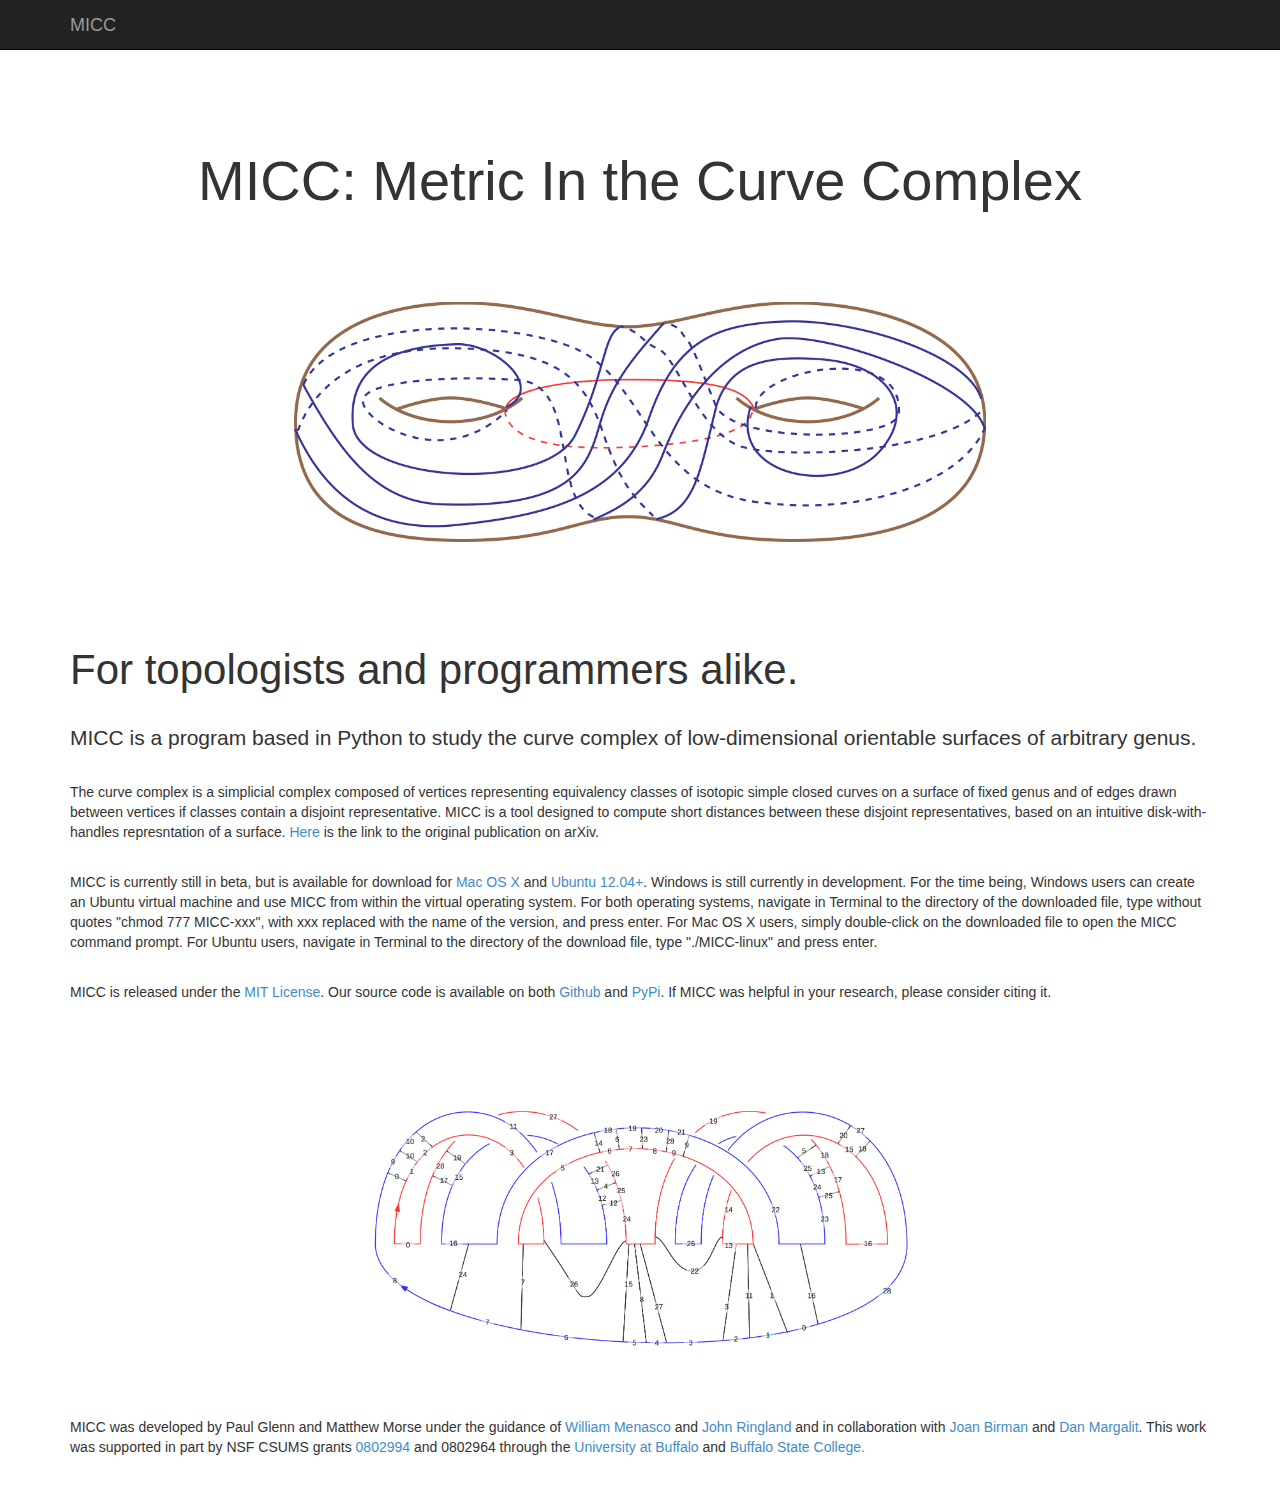
<file: index.html>
<!DOCTYPE html>
<html lang="en">

<head>
    <meta charset="utf-8">
    <meta name="viewport" content="width=device-width, initial-scale=1.0">
    <meta name="description" content="">
    <meta name="author" content="">

    <title>MICC: Metric In the Curve Complex</title>

    <!-- Bootstrap core CSS -->
    <link href="css/bootstrap.css" rel="stylesheet">

    <!-- Custom CSS for the 'Full Width Pics' Template -->
    <link href="css/full-width-pics.css" rel="stylesheet">

    <script>
      (function(i,s,o,g,r,a,m){i['GoogleAnalyticsObject']=r;i[r]=i[r]||function(){
      (i[r].q=i[r].q||[]).push(arguments)},i[r].l=1*new Date();a=s.createElement(o),
      m=s.getElementsByTagName(o)[0];a.async=1;a.src=g;m.parentNode.insertBefore(a,m)
      })(window,document,'script','//www.google-analytics.com/analytics.js','ga');

      ga('create', 'UA-51726467-1', 'micc.github.io');
      ga('require', 'displayfeatures');
      ga('send', 'pageview');

    </script>
    
</head>

<body>

    <nav class="navbar navbar-fixed-top navbar-inverse" role="navigation">
        <div class="container">
            <div class="navbar-header">
                <button type="button" class="navbar-toggle" data-toggle="collapse" data-target=".navbar-ex1-collapse">
                    <span class="sr-only">Toggle navigation</span>
                    <span class="icon-bar"></span>
                    <span class="icon-bar"></span>
                    <span class="icon-bar"></span>
                </button>
                <a class="navbar-brand" href="index.php">MICC</a>
            </div>

            <!-- Collect the nav links, forms, and other content for toggling -->
            <div class="collapse navbar-collapse navbar-ex1-collapse">
                <ul class="nav navbar-nav">
                    <!--<li><a href="#">About</a>
                    </li>
                    <li><a href="#download">Download</a>
                    </li>
                    <li><a href="#contact">Contact</a>
                    </li>-->
                </ul>
            </div>
            <!-- /.navbar-collapse -->
        </div>
        <!-- /.container -->
    </nav>

    <div class="container">
        <div class="row">
            <div class="col-lg-12">
                <div class="logo-wrapper">
                   <h3 class="header">MICC: Metric In the Curve Complex</h3>
                     <!--<img class="img-responsive" src="http://placehold.it/200x200&text=Logo" />-->
                </div>
            </div>
        </div>

    </div>


    <div class="full-width-image-1">



    </div>
    <!-- /full-width-image-1 -->

    <div class="container">
        <div class="row">
            <div class="col-lg-12 section" name="about">
                <h1 class="section-heading" >For topologists and programmers alike.</h1>
                <p class="lead section-lead">MICC is a program based in Python to study the curve complex of low-dimensional orientable surfaces of arbitrary genus. </p>
                <p class="section-paragraph">The curve complex is a simplicial complex composed of vertices representing equivalency classes of isotopic simple closed curves on a surface of fixed genus and of edges drawn between vertices if classes contain a disjoint representative. MICC is a tool designed to compute short distances between these disjoint representatives, based on an intuitive disk-with-handles represntation of a surface. <a href="#">Here</a> is the link to the original publication on arXiv. 
                </p>
                <p class="section-paragraph">
                    MICC is currently still in beta, but is available for download for <a href="MICC-mac">Mac OS X</a> and <a href="MICC-linux">Ubuntu 12.04+</a>. Windows is still currently in development. For the time being, Windows users can create an Ubuntu virtual machine and use MICC from within the virtual operating system. For both operating systems, navigate in Terminal to the directory of the downloaded file, type without quotes "chmod 777 MICC-xxx", with xxx replaced with the name of the version, and press enter. For Mac OS X users, simply double-click on the downloaded file to open the MICC command prompt. For Ubuntu users, navigate in Terminal to the directory of the download file, type "./MICC-linux" and press enter.
                </p>
                <p class="section-paragraph">
                    MICC is released under the <a href="LICENSE.txt">MIT License</a>. Our source code is available on both <a href="https://github.com/MICC/MICC">Github</a> and <a href="https://pypi.python.org/pypi/MICC/0.1.2">PyPi</a>. If MICC was helpful in your research, please consider citing it.
                </p>

            </div>
        </div>
    </div>
    <!-/full-width-image-2 -->
        <!-- box content goes here if you want to put text or a button in here -->
    <div class="full-width-image-2">

    </div>

    <!--<div class="container">
        <div class="row">
            <div class="col-lg-12 section">
                <h1 class="section-heading">Another Interesting Headline</h1>
                <p class="lead section-lead">The two different full width images are defined in the CSS. They aren't the same! One has a defined height, and one does not! Go crazy and get creative!</p>
                <p class="section-paragraph">Lorem ipsum dolor sit amet, consectetur adipiscing elit. Nullam sollicitudin auctor quam ac tempor. Cras a ante sed libero mollis sodales. Praesent fringilla, neque ut ultrices faucibus, dolor eros ultrices neque, nec bibendum arcu ipsum eget justo. Phasellus vestibulum sagittis purus laoreet varius. Pellentesque malesuada malesuada mattis. Aliquam sed porta nisi, eget suscipit dolor. Nam ipsum sapien, rhoncus eu leo eu, ultricies pellentesque tellus.</p>
            </div>
        </div>
    </div>-->

    <!-- FOOTER -->
    <div class="container">
        <footer>
            <div class="row">
                <div class="col-lg-12">
                     MICC was developed by Paul Glenn and Matthew Morse under the guidance of <a href="http://www.math.buffalo.edu/~menasco/">William Menasco</a> and <a href="http://blue.math.buffalo.edu">John Ringland</a> and in collaboration with <a href="http://www.math.columbia.edu/~jb/">Joan Birman</a> and <a href="http://people.math.gatech.edu/~dmargalit7/">Dan Margalit</a>. This work was supported in part by NSF CSUMS grants <a href="http://www.nsf.gov/awardsearch/showAward?AWD_ID=0802994">0802994</a> and 0802964 through the <a href="http://www.buffalo.edu">University at Buffalo</a> and <a href="http://suny.buffalostate.edu/">Buffalo State College.</a>
                </div>
            </div>
        </footer>
    </div>

    </div>
    <!-- /container -->

    <!-- JavaScript -->
    <script src="js/jquery-1.10.2.js"></script>
    <script src="js/bootstrap.js"></script>

</body>

</html>
</file>
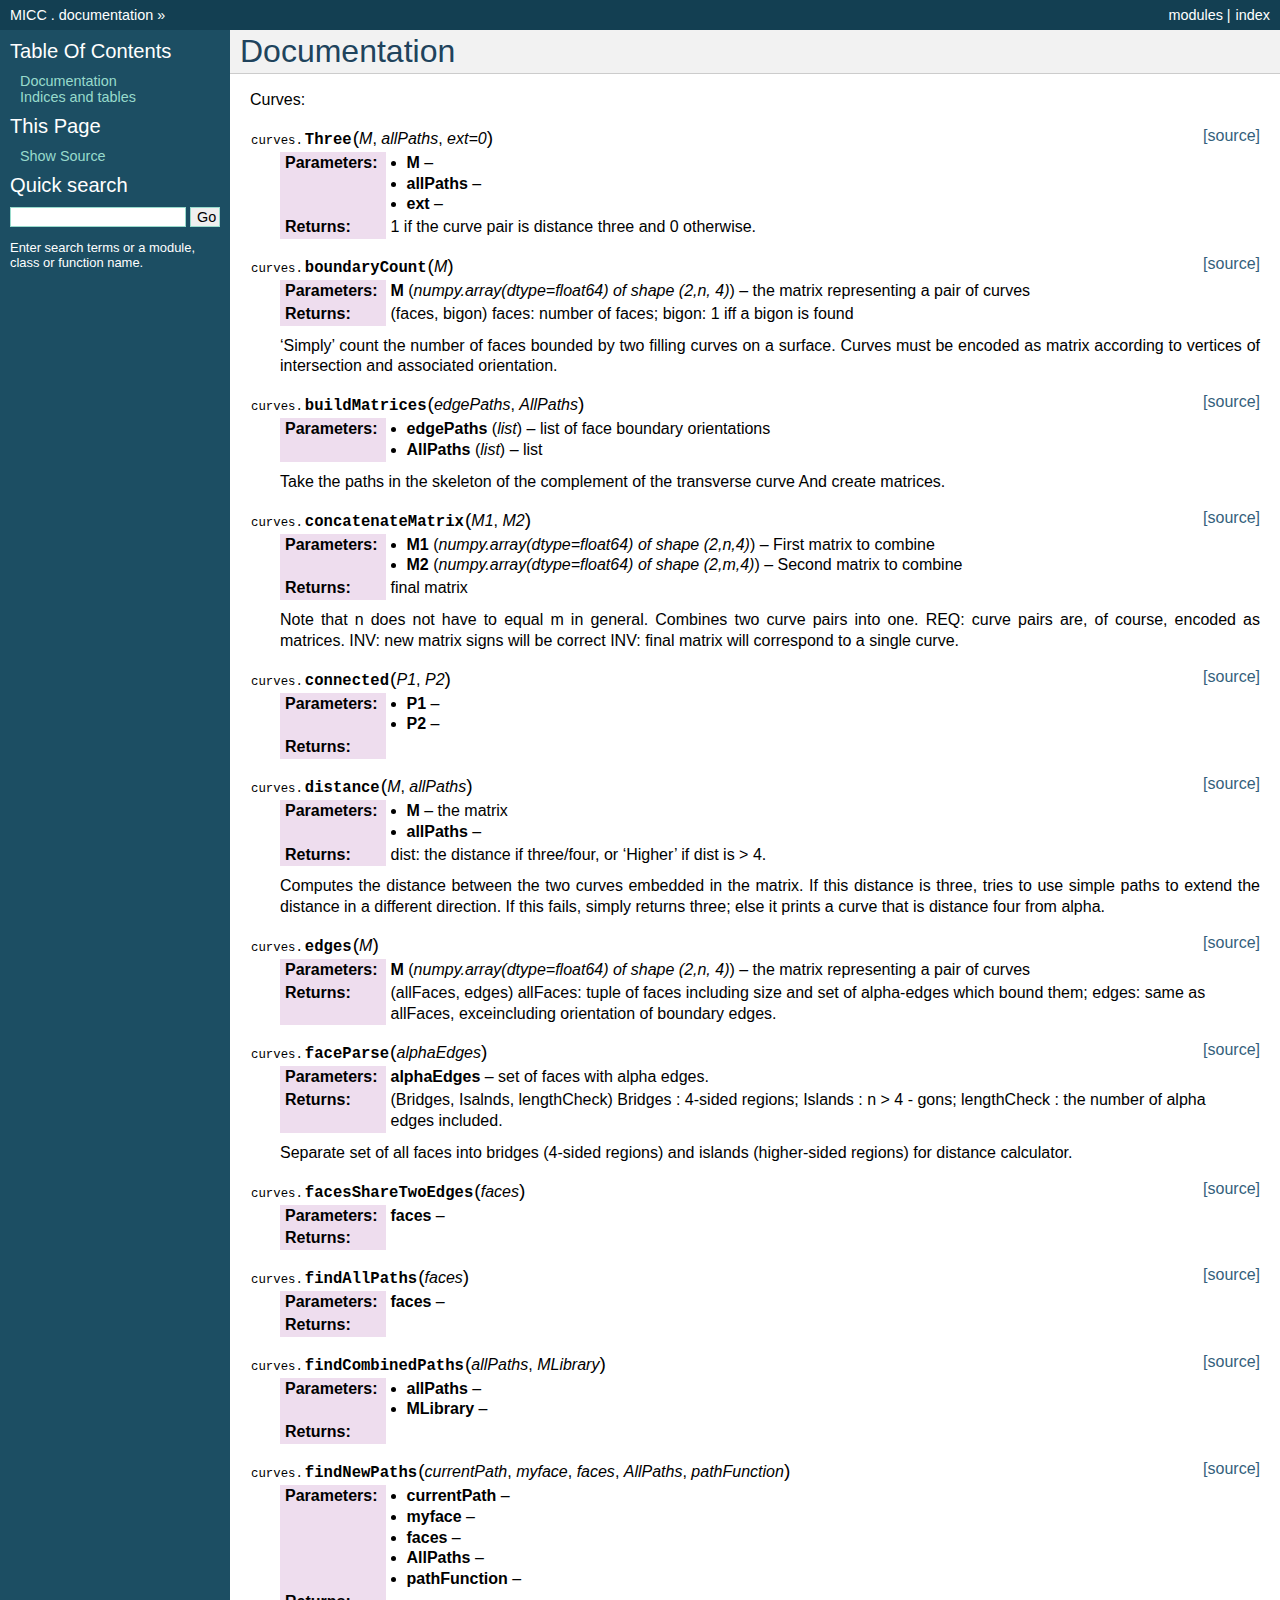
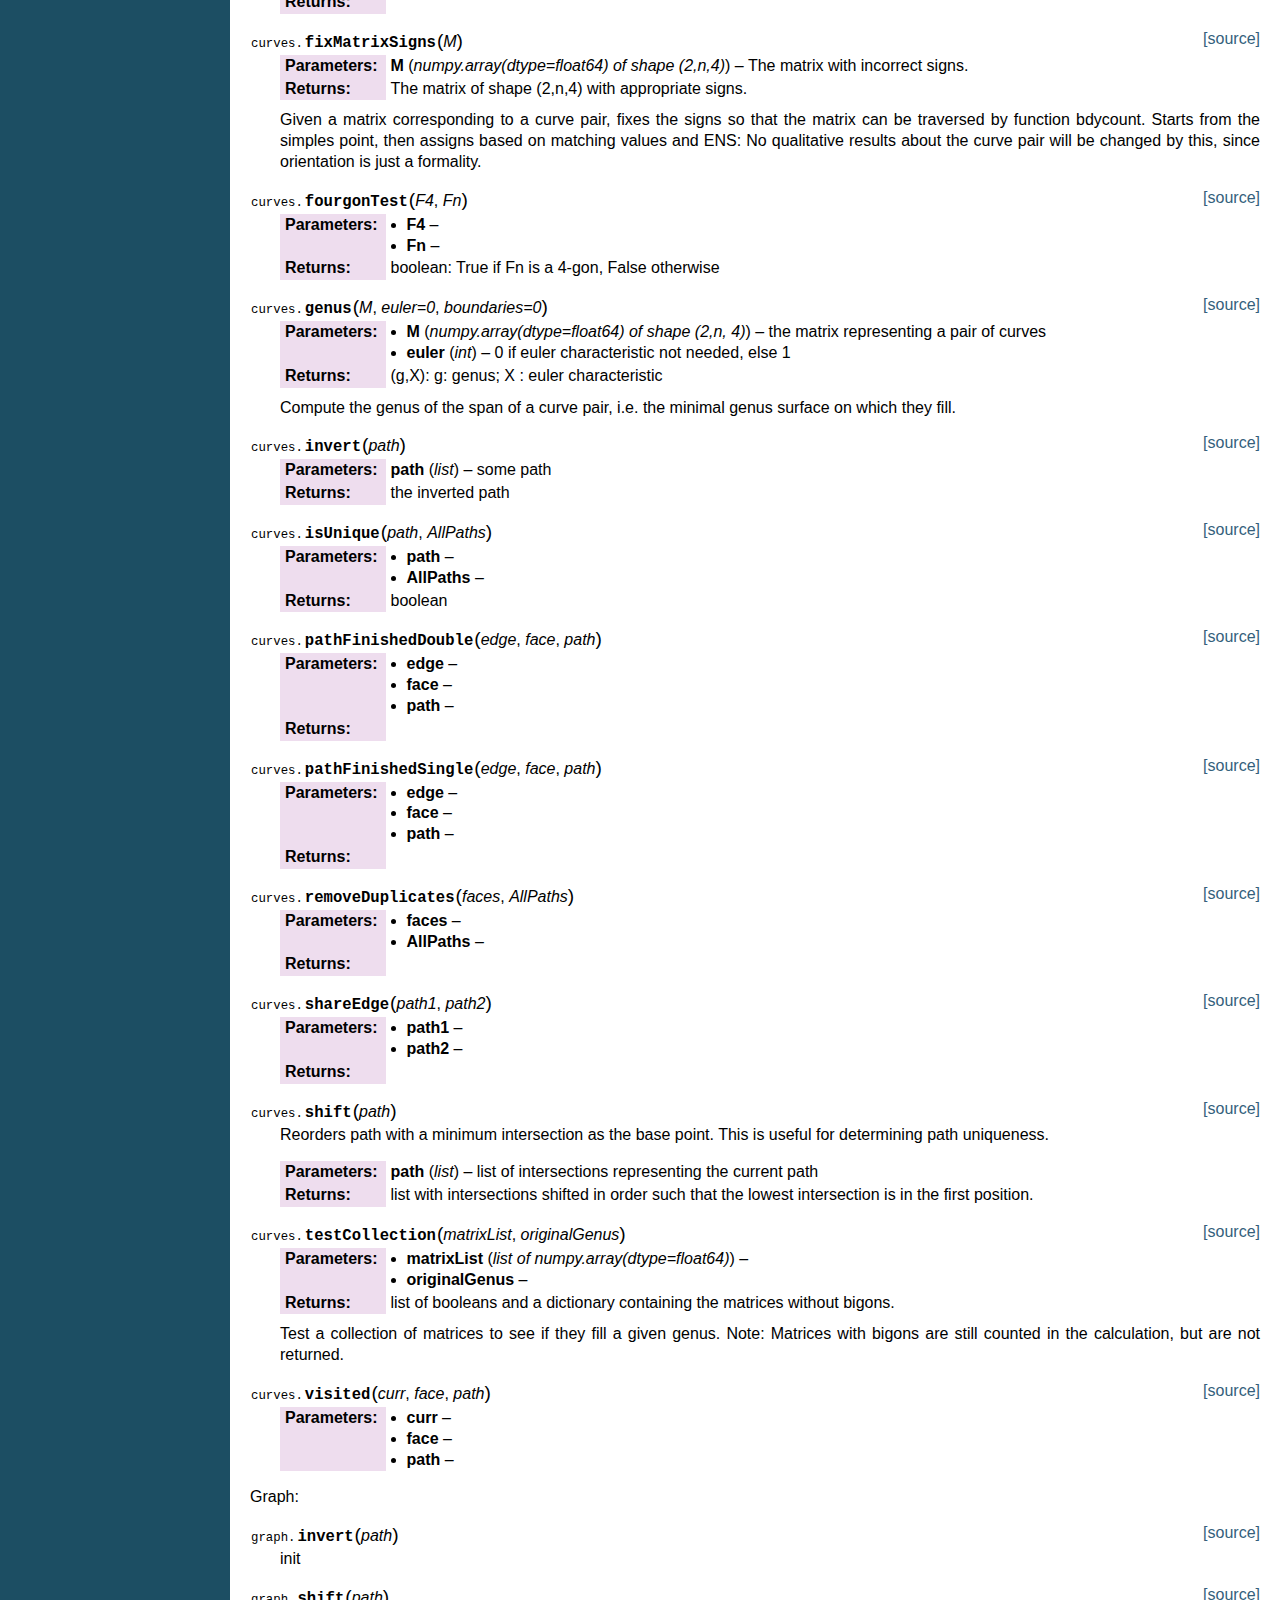
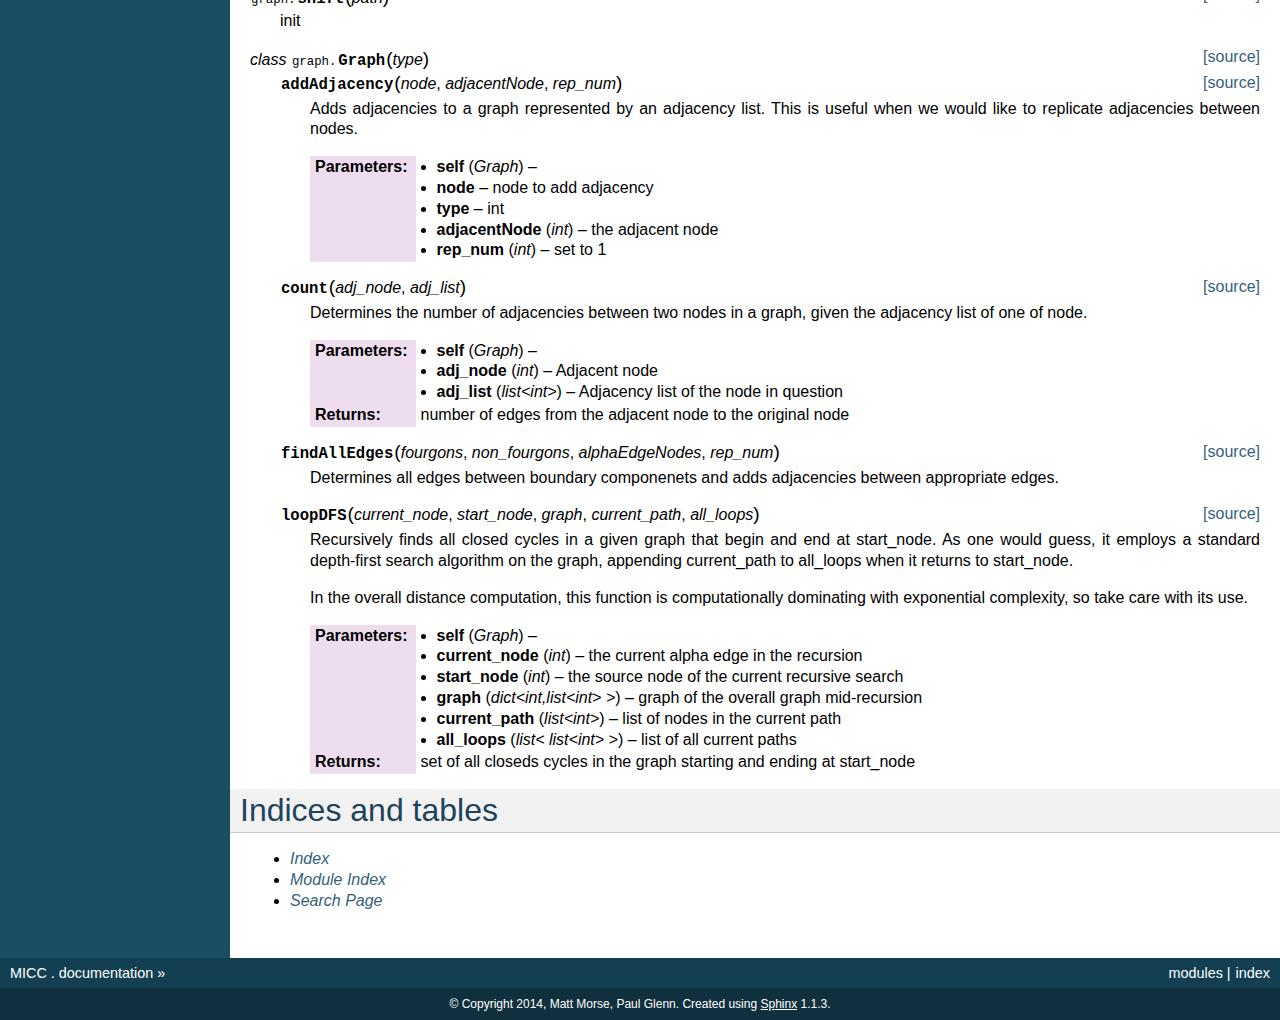
<file: docs/index.html>
<!DOCTYPE html PUBLIC "-//W3C//DTD XHTML 1.0 Transitional//EN"
  "http://www.w3.org/TR/xhtml1/DTD/xhtml1-transitional.dtd">


<html xmlns="http://www.w3.org/1999/xhtml">
  <head>
    <meta http-equiv="Content-Type" content="text/html; charset=utf-8" />
    
    <title>Documentation &mdash; MICC . documentation</title>
    
    <link rel="stylesheet" href="_static/default.css" type="text/css" />
    <link rel="stylesheet" href="_static/pygments.css" type="text/css" />
    
    <script type="text/javascript">
      var DOCUMENTATION_OPTIONS = {
        URL_ROOT:    '',
        VERSION:     '.',
        COLLAPSE_INDEX: false,
        FILE_SUFFIX: '.html',
        HAS_SOURCE:  true
      };
    </script>
    <script type="text/javascript" src="_static/jquery.js"></script>
    <script type="text/javascript" src="_static/underscore.js"></script>
    <script type="text/javascript" src="_static/doctools.js"></script>
    <script type="text/javascript" src="http://cdn.mathjax.org/mathjax/latest/MathJax.js?config=TeX-AMS-MML_HTMLorMML"></script>
    <link rel="top" title="MICC . documentation" href="#" /> 
  </head>
  <body>
    <div class="related">
      <h3>Navigation</h3>
      <ul>
        <li class="right" style="margin-right: 10px">
          <a href="genindex.html" title="General Index"
             accesskey="I">index</a></li>
        <li class="right" >
          <a href="py-modindex.html" title="Python Module Index"
             >modules</a> |</li>
        <li><a href="#">MICC . documentation</a> &raquo;</li> 
      </ul>
    </div>  

    <div class="document">
      <div class="documentwrapper">
        <div class="bodywrapper">
          <div class="body">
            
  <div class="section" id="documentation">
<h1>Documentation<a class="headerlink" href="#documentation" title="Permalink to this headline">¶</a></h1>
<div class="toctree-wrapper compound">
<ul class="simple">
</ul>
</div>
<p>Curves:</p>
<span class="target" id="module-curves"></span><dl class="function">
<dt id="curves.Three">
<tt class="descclassname">curves.</tt><tt class="descname">Three</tt><big>(</big><em>M</em>, <em>allPaths</em>, <em>ext=0</em><big>)</big><a class="reference internal" href="_modules/curves.html#Three"><span class="viewcode-link">[source]</span></a><a class="headerlink" href="#curves.Three" title="Permalink to this definition">¶</a></dt>
<dd><table class="docutils field-list" frame="void" rules="none">
<col class="field-name" />
<col class="field-body" />
<tbody valign="top">
<tr class="field-odd field"><th class="field-name">Parameters:</th><td class="field-body"><ul class="first simple">
<li><strong>M</strong> &#8211; </li>
<li><strong>allPaths</strong> &#8211; </li>
<li><strong>ext</strong> &#8211; </li>
</ul>
</td>
</tr>
<tr class="field-even field"><th class="field-name">Returns:</th><td class="field-body"><p class="first last">1 if the curve pair is distance three and 0 otherwise.</p>
</td>
</tr>
</tbody>
</table>
</dd></dl>

<dl class="function">
<dt id="curves.boundaryCount">
<tt class="descclassname">curves.</tt><tt class="descname">boundaryCount</tt><big>(</big><em>M</em><big>)</big><a class="reference internal" href="_modules/curves.html#boundaryCount"><span class="viewcode-link">[source]</span></a><a class="headerlink" href="#curves.boundaryCount" title="Permalink to this definition">¶</a></dt>
<dd><table class="docutils field-list" frame="void" rules="none">
<col class="field-name" />
<col class="field-body" />
<tbody valign="top">
<tr class="field-odd field"><th class="field-name">Parameters:</th><td class="field-body"><strong>M</strong> (<em>numpy.array(dtype=float64) of shape (2,n, 4)</em>) &#8211; the matrix representing a pair of curves</td>
</tr>
<tr class="field-even field"><th class="field-name">Returns:</th><td class="field-body">(faces, bigon) faces: number of faces; bigon: 1 iff a bigon is found</td>
</tr>
</tbody>
</table>
<p>&#8216;Simply&#8217; count the number of faces bounded by two filling curves on a surface.
Curves must be encoded as matrix according to vertices of intersection and
associated orientation.</p>
</dd></dl>

<dl class="function">
<dt id="curves.buildMatrices">
<tt class="descclassname">curves.</tt><tt class="descname">buildMatrices</tt><big>(</big><em>edgePaths</em>, <em>AllPaths</em><big>)</big><a class="reference internal" href="_modules/curves.html#buildMatrices"><span class="viewcode-link">[source]</span></a><a class="headerlink" href="#curves.buildMatrices" title="Permalink to this definition">¶</a></dt>
<dd><table class="docutils field-list" frame="void" rules="none">
<col class="field-name" />
<col class="field-body" />
<tbody valign="top">
<tr class="field-odd field"><th class="field-name">Parameters:</th><td class="field-body"><ul class="first last simple">
<li><strong>edgePaths</strong> (<em>list</em>) &#8211; list of face boundary orientations</li>
<li><strong>AllPaths</strong> (<em>list</em>) &#8211; list</li>
</ul>
</td>
</tr>
</tbody>
</table>
<p>Take the paths in the skeleton of the complement of the transverse curve
And create matrices.</p>
</dd></dl>

<dl class="function">
<dt id="curves.concatenateMatrix">
<tt class="descclassname">curves.</tt><tt class="descname">concatenateMatrix</tt><big>(</big><em>M1</em>, <em>M2</em><big>)</big><a class="reference internal" href="_modules/curves.html#concatenateMatrix"><span class="viewcode-link">[source]</span></a><a class="headerlink" href="#curves.concatenateMatrix" title="Permalink to this definition">¶</a></dt>
<dd><table class="docutils field-list" frame="void" rules="none">
<col class="field-name" />
<col class="field-body" />
<tbody valign="top">
<tr class="field-odd field"><th class="field-name">Parameters:</th><td class="field-body"><ul class="first simple">
<li><strong>M1</strong> (<em>numpy.array(dtype=float64) of shape (2,n,4)</em>) &#8211; First matrix to combine</li>
<li><strong>M2</strong> (<em>numpy.array(dtype=float64) of shape (2,m,4)</em>) &#8211; Second matrix to combine</li>
</ul>
</td>
</tr>
<tr class="field-even field"><th class="field-name">Returns:</th><td class="field-body"><p class="first last">final matrix</p>
</td>
</tr>
</tbody>
</table>
<p>Note that n does not have to equal m in general.
Combines two curve pairs into one.
REQ: curve pairs are, of course, encoded as matrices.
INV: new matrix signs will be correct
INV: final matrix will correspond to a single curve.</p>
</dd></dl>

<dl class="function">
<dt id="curves.connected">
<tt class="descclassname">curves.</tt><tt class="descname">connected</tt><big>(</big><em>P1</em>, <em>P2</em><big>)</big><a class="reference internal" href="_modules/curves.html#connected"><span class="viewcode-link">[source]</span></a><a class="headerlink" href="#curves.connected" title="Permalink to this definition">¶</a></dt>
<dd><table class="docutils field-list" frame="void" rules="none">
<col class="field-name" />
<col class="field-body" />
<tbody valign="top">
<tr class="field-odd field"><th class="field-name">Parameters:</th><td class="field-body"><ul class="first simple">
<li><strong>P1</strong> &#8211; </li>
<li><strong>P2</strong> &#8211; </li>
</ul>
</td>
</tr>
<tr class="field-even field"><th class="field-name">Returns:</th><td class="field-body"><p class="first last"></p>
</td>
</tr>
</tbody>
</table>
</dd></dl>

<dl class="function">
<dt id="curves.distance">
<tt class="descclassname">curves.</tt><tt class="descname">distance</tt><big>(</big><em>M</em>, <em>allPaths</em><big>)</big><a class="reference internal" href="_modules/curves.html#distance"><span class="viewcode-link">[source]</span></a><a class="headerlink" href="#curves.distance" title="Permalink to this definition">¶</a></dt>
<dd><table class="docutils field-list" frame="void" rules="none">
<col class="field-name" />
<col class="field-body" />
<tbody valign="top">
<tr class="field-odd field"><th class="field-name">Parameters:</th><td class="field-body"><ul class="first simple">
<li><strong>M</strong> &#8211; the matrix</li>
<li><strong>allPaths</strong> &#8211; </li>
</ul>
</td>
</tr>
<tr class="field-even field"><th class="field-name">Returns:</th><td class="field-body"><p class="first last">dist: the distance if three/four, or &#8216;Higher&#8217; if dist is &gt; 4.</p>
</td>
</tr>
</tbody>
</table>
<p>Computes the distance between the two curves embedded in the matrix.
If this distance is three, tries to use simple paths to extend the distance
in a different direction. If this fails, simply returns three;
else it prints a curve that is distance four from alpha.</p>
</dd></dl>

<dl class="function">
<dt id="curves.edges">
<tt class="descclassname">curves.</tt><tt class="descname">edges</tt><big>(</big><em>M</em><big>)</big><a class="reference internal" href="_modules/curves.html#edges"><span class="viewcode-link">[source]</span></a><a class="headerlink" href="#curves.edges" title="Permalink to this definition">¶</a></dt>
<dd><table class="docutils field-list" frame="void" rules="none">
<col class="field-name" />
<col class="field-body" />
<tbody valign="top">
<tr class="field-odd field"><th class="field-name">Parameters:</th><td class="field-body"><strong>M</strong> (<em>numpy.array(dtype=float64) of shape (2,n, 4)</em>) &#8211; the matrix representing a pair of curves</td>
</tr>
<tr class="field-even field"><th class="field-name">Returns:</th><td class="field-body">(allFaces, edges) allFaces: tuple of faces including size and set of alpha-edges which bound them; edges: same as allFaces, exceincluding orientation of boundary edges.</td>
</tr>
</tbody>
</table>
</dd></dl>

<dl class="function">
<dt id="curves.faceParse">
<tt class="descclassname">curves.</tt><tt class="descname">faceParse</tt><big>(</big><em>alphaEdges</em><big>)</big><a class="reference internal" href="_modules/curves.html#faceParse"><span class="viewcode-link">[source]</span></a><a class="headerlink" href="#curves.faceParse" title="Permalink to this definition">¶</a></dt>
<dd><table class="docutils field-list" frame="void" rules="none">
<col class="field-name" />
<col class="field-body" />
<tbody valign="top">
<tr class="field-odd field"><th class="field-name">Parameters:</th><td class="field-body"><strong>alphaEdges</strong> &#8211; set of faces with alpha edges.</td>
</tr>
<tr class="field-even field"><th class="field-name">Returns:</th><td class="field-body">(Bridges, Isalnds, lengthCheck) Bridges : 4-sided regions; Islands : n &gt; 4 - gons; lengthCheck : the number of alpha edges included.</td>
</tr>
</tbody>
</table>
<p>Separate set of all faces into bridges (4-sided regions) and
islands (higher-sided regions) for distance calculator.</p>
</dd></dl>

<dl class="function">
<dt id="curves.facesShareTwoEdges">
<tt class="descclassname">curves.</tt><tt class="descname">facesShareTwoEdges</tt><big>(</big><em>faces</em><big>)</big><a class="reference internal" href="_modules/curves.html#facesShareTwoEdges"><span class="viewcode-link">[source]</span></a><a class="headerlink" href="#curves.facesShareTwoEdges" title="Permalink to this definition">¶</a></dt>
<dd><table class="docutils field-list" frame="void" rules="none">
<col class="field-name" />
<col class="field-body" />
<tbody valign="top">
<tr class="field-odd field"><th class="field-name">Parameters:</th><td class="field-body"><strong>faces</strong> &#8211; </td>
</tr>
<tr class="field-even field"><th class="field-name">Returns:</th><td class="field-body"></td>
</tr>
</tbody>
</table>
</dd></dl>

<dl class="function">
<dt id="curves.findAllPaths">
<tt class="descclassname">curves.</tt><tt class="descname">findAllPaths</tt><big>(</big><em>faces</em><big>)</big><a class="reference internal" href="_modules/curves.html#findAllPaths"><span class="viewcode-link">[source]</span></a><a class="headerlink" href="#curves.findAllPaths" title="Permalink to this definition">¶</a></dt>
<dd><table class="docutils field-list" frame="void" rules="none">
<col class="field-name" />
<col class="field-body" />
<tbody valign="top">
<tr class="field-odd field"><th class="field-name">Parameters:</th><td class="field-body"><strong>faces</strong> &#8211; </td>
</tr>
<tr class="field-even field"><th class="field-name">Returns:</th><td class="field-body"></td>
</tr>
</tbody>
</table>
</dd></dl>

<dl class="function">
<dt id="curves.findCombinedPaths">
<tt class="descclassname">curves.</tt><tt class="descname">findCombinedPaths</tt><big>(</big><em>allPaths</em>, <em>MLibrary</em><big>)</big><a class="reference internal" href="_modules/curves.html#findCombinedPaths"><span class="viewcode-link">[source]</span></a><a class="headerlink" href="#curves.findCombinedPaths" title="Permalink to this definition">¶</a></dt>
<dd><table class="docutils field-list" frame="void" rules="none">
<col class="field-name" />
<col class="field-body" />
<tbody valign="top">
<tr class="field-odd field"><th class="field-name">Parameters:</th><td class="field-body"><ul class="first simple">
<li><strong>allPaths</strong> &#8211; </li>
<li><strong>MLibrary</strong> &#8211; </li>
</ul>
</td>
</tr>
<tr class="field-even field"><th class="field-name">Returns:</th><td class="field-body"><p class="first last"></p>
</td>
</tr>
</tbody>
</table>
</dd></dl>

<dl class="function">
<dt id="curves.findNewPaths">
<tt class="descclassname">curves.</tt><tt class="descname">findNewPaths</tt><big>(</big><em>currentPath</em>, <em>myface</em>, <em>faces</em>, <em>AllPaths</em>, <em>pathFunction</em><big>)</big><a class="reference internal" href="_modules/curves.html#findNewPaths"><span class="viewcode-link">[source]</span></a><a class="headerlink" href="#curves.findNewPaths" title="Permalink to this definition">¶</a></dt>
<dd><table class="docutils field-list" frame="void" rules="none">
<col class="field-name" />
<col class="field-body" />
<tbody valign="top">
<tr class="field-odd field"><th class="field-name">Parameters:</th><td class="field-body"><ul class="first simple">
<li><strong>currentPath</strong> &#8211; </li>
<li><strong>myface</strong> &#8211; </li>
<li><strong>faces</strong> &#8211; </li>
<li><strong>AllPaths</strong> &#8211; </li>
<li><strong>pathFunction</strong> &#8211; </li>
</ul>
</td>
</tr>
<tr class="field-even field"><th class="field-name">Returns:</th><td class="field-body"><p class="first last"></p>
</td>
</tr>
</tbody>
</table>
</dd></dl>

<dl class="function">
<dt id="curves.fixMatrixSigns">
<tt class="descclassname">curves.</tt><tt class="descname">fixMatrixSigns</tt><big>(</big><em>M</em><big>)</big><a class="reference internal" href="_modules/curves.html#fixMatrixSigns"><span class="viewcode-link">[source]</span></a><a class="headerlink" href="#curves.fixMatrixSigns" title="Permalink to this definition">¶</a></dt>
<dd><table class="docutils field-list" frame="void" rules="none">
<col class="field-name" />
<col class="field-body" />
<tbody valign="top">
<tr class="field-odd field"><th class="field-name">Parameters:</th><td class="field-body"><strong>M</strong> (<em>numpy.array(dtype=float64) of shape (2,n,4)</em>) &#8211; The matrix with incorrect signs.</td>
</tr>
<tr class="field-even field"><th class="field-name">Returns:</th><td class="field-body">The matrix of shape (2,n,4) with appropriate signs.</td>
</tr>
</tbody>
</table>
<p>Given a matrix corresponding to a curve pair,
fixes the signs so that the matrix can be traversed by function bdycount.
Starts from the simples point, then assigns based on matching values and
ENS: No qualitative results about the curve pair will be changed by this,
since orientation is just a formality.</p>
</dd></dl>

<dl class="function">
<dt id="curves.fourgonTest">
<tt class="descclassname">curves.</tt><tt class="descname">fourgonTest</tt><big>(</big><em>F4</em>, <em>Fn</em><big>)</big><a class="reference internal" href="_modules/curves.html#fourgonTest"><span class="viewcode-link">[source]</span></a><a class="headerlink" href="#curves.fourgonTest" title="Permalink to this definition">¶</a></dt>
<dd><table class="docutils field-list" frame="void" rules="none">
<col class="field-name" />
<col class="field-body" />
<tbody valign="top">
<tr class="field-odd field"><th class="field-name">Parameters:</th><td class="field-body"><ul class="first simple">
<li><strong>F4</strong> &#8211; </li>
<li><strong>Fn</strong> &#8211; </li>
</ul>
</td>
</tr>
<tr class="field-even field"><th class="field-name">Returns:</th><td class="field-body"><p class="first last">boolean: True if Fn is a 4-gon, False otherwise</p>
</td>
</tr>
</tbody>
</table>
</dd></dl>

<dl class="function">
<dt id="curves.genus">
<tt class="descclassname">curves.</tt><tt class="descname">genus</tt><big>(</big><em>M</em>, <em>euler=0</em>, <em>boundaries=0</em><big>)</big><a class="reference internal" href="_modules/curves.html#genus"><span class="viewcode-link">[source]</span></a><a class="headerlink" href="#curves.genus" title="Permalink to this definition">¶</a></dt>
<dd><table class="docutils field-list" frame="void" rules="none">
<col class="field-name" />
<col class="field-body" />
<tbody valign="top">
<tr class="field-odd field"><th class="field-name">Parameters:</th><td class="field-body"><ul class="first simple">
<li><strong>M</strong> (<em>numpy.array(dtype=float64) of shape (2,n, 4)</em>) &#8211; the matrix representing a pair of curves</li>
<li><strong>euler</strong> (<em>int</em>) &#8211; 0 if euler characteristic not needed, else 1</li>
</ul>
</td>
</tr>
<tr class="field-even field"><th class="field-name">Returns:</th><td class="field-body"><p class="first last">(g,X): g: genus; X : euler characteristic</p>
</td>
</tr>
</tbody>
</table>
<p>Compute the genus of the span of a curve pair, i.e. the minimal genus surface
on which they fill.</p>
</dd></dl>

<dl class="function">
<dt id="curves.invert">
<tt class="descclassname">curves.</tt><tt class="descname">invert</tt><big>(</big><em>path</em><big>)</big><a class="reference internal" href="_modules/curves.html#invert"><span class="viewcode-link">[source]</span></a><a class="headerlink" href="#curves.invert" title="Permalink to this definition">¶</a></dt>
<dd><table class="docutils field-list" frame="void" rules="none">
<col class="field-name" />
<col class="field-body" />
<tbody valign="top">
<tr class="field-odd field"><th class="field-name">Parameters:</th><td class="field-body"><strong>path</strong> (<em>list</em>) &#8211; some path</td>
</tr>
<tr class="field-even field"><th class="field-name">Returns:</th><td class="field-body">the inverted path</td>
</tr>
</tbody>
</table>
</dd></dl>

<dl class="function">
<dt id="curves.isUnique">
<tt class="descclassname">curves.</tt><tt class="descname">isUnique</tt><big>(</big><em>path</em>, <em>AllPaths</em><big>)</big><a class="reference internal" href="_modules/curves.html#isUnique"><span class="viewcode-link">[source]</span></a><a class="headerlink" href="#curves.isUnique" title="Permalink to this definition">¶</a></dt>
<dd><table class="docutils field-list" frame="void" rules="none">
<col class="field-name" />
<col class="field-body" />
<tbody valign="top">
<tr class="field-odd field"><th class="field-name">Parameters:</th><td class="field-body"><ul class="first simple">
<li><strong>path</strong> &#8211; </li>
<li><strong>AllPaths</strong> &#8211; </li>
</ul>
</td>
</tr>
<tr class="field-even field"><th class="field-name">Returns:</th><td class="field-body"><p class="first last">boolean</p>
</td>
</tr>
</tbody>
</table>
</dd></dl>

<dl class="function">
<dt id="curves.pathFinishedDouble">
<tt class="descclassname">curves.</tt><tt class="descname">pathFinishedDouble</tt><big>(</big><em>edge</em>, <em>face</em>, <em>path</em><big>)</big><a class="reference internal" href="_modules/curves.html#pathFinishedDouble"><span class="viewcode-link">[source]</span></a><a class="headerlink" href="#curves.pathFinishedDouble" title="Permalink to this definition">¶</a></dt>
<dd><table class="docutils field-list" frame="void" rules="none">
<col class="field-name" />
<col class="field-body" />
<tbody valign="top">
<tr class="field-odd field"><th class="field-name">Parameters:</th><td class="field-body"><ul class="first simple">
<li><strong>edge</strong> &#8211; </li>
<li><strong>face</strong> &#8211; </li>
<li><strong>path</strong> &#8211; </li>
</ul>
</td>
</tr>
<tr class="field-even field"><th class="field-name">Returns:</th><td class="field-body"><p class="first last"></p>
</td>
</tr>
</tbody>
</table>
</dd></dl>

<dl class="function">
<dt id="curves.pathFinishedSingle">
<tt class="descclassname">curves.</tt><tt class="descname">pathFinishedSingle</tt><big>(</big><em>edge</em>, <em>face</em>, <em>path</em><big>)</big><a class="reference internal" href="_modules/curves.html#pathFinishedSingle"><span class="viewcode-link">[source]</span></a><a class="headerlink" href="#curves.pathFinishedSingle" title="Permalink to this definition">¶</a></dt>
<dd><table class="docutils field-list" frame="void" rules="none">
<col class="field-name" />
<col class="field-body" />
<tbody valign="top">
<tr class="field-odd field"><th class="field-name">Parameters:</th><td class="field-body"><ul class="first simple">
<li><strong>edge</strong> &#8211; </li>
<li><strong>face</strong> &#8211; </li>
<li><strong>path</strong> &#8211; </li>
</ul>
</td>
</tr>
<tr class="field-even field"><th class="field-name">Returns:</th><td class="field-body"><p class="first last"></p>
</td>
</tr>
</tbody>
</table>
</dd></dl>

<dl class="function">
<dt id="curves.removeDuplicates">
<tt class="descclassname">curves.</tt><tt class="descname">removeDuplicates</tt><big>(</big><em>faces</em>, <em>AllPaths</em><big>)</big><a class="reference internal" href="_modules/curves.html#removeDuplicates"><span class="viewcode-link">[source]</span></a><a class="headerlink" href="#curves.removeDuplicates" title="Permalink to this definition">¶</a></dt>
<dd><table class="docutils field-list" frame="void" rules="none">
<col class="field-name" />
<col class="field-body" />
<tbody valign="top">
<tr class="field-odd field"><th class="field-name">Parameters:</th><td class="field-body"><ul class="first simple">
<li><strong>faces</strong> &#8211; </li>
<li><strong>AllPaths</strong> &#8211; </li>
</ul>
</td>
</tr>
<tr class="field-even field"><th class="field-name">Returns:</th><td class="field-body"><p class="first last"></p>
</td>
</tr>
</tbody>
</table>
</dd></dl>

<dl class="function">
<dt id="curves.shareEdge">
<tt class="descclassname">curves.</tt><tt class="descname">shareEdge</tt><big>(</big><em>path1</em>, <em>path2</em><big>)</big><a class="reference internal" href="_modules/curves.html#shareEdge"><span class="viewcode-link">[source]</span></a><a class="headerlink" href="#curves.shareEdge" title="Permalink to this definition">¶</a></dt>
<dd><table class="docutils field-list" frame="void" rules="none">
<col class="field-name" />
<col class="field-body" />
<tbody valign="top">
<tr class="field-odd field"><th class="field-name">Parameters:</th><td class="field-body"><ul class="first simple">
<li><strong>path1</strong> &#8211; </li>
<li><strong>path2</strong> &#8211; </li>
</ul>
</td>
</tr>
<tr class="field-even field"><th class="field-name">Returns:</th><td class="field-body"><p class="first last"></p>
</td>
</tr>
</tbody>
</table>
</dd></dl>

<dl class="function">
<dt id="curves.shift">
<tt class="descclassname">curves.</tt><tt class="descname">shift</tt><big>(</big><em>path</em><big>)</big><a class="reference internal" href="_modules/curves.html#shift"><span class="viewcode-link">[source]</span></a><a class="headerlink" href="#curves.shift" title="Permalink to this definition">¶</a></dt>
<dd><p>Reorders path with a minimum intersection as the base point. 
This is useful for determining path uniqueness.</p>
<table class="docutils field-list" frame="void" rules="none">
<col class="field-name" />
<col class="field-body" />
<tbody valign="top">
<tr class="field-odd field"><th class="field-name">Parameters:</th><td class="field-body"><strong>path</strong> (<em>list</em>) &#8211; list of intersections representing the current path</td>
</tr>
<tr class="field-even field"><th class="field-name">Returns:</th><td class="field-body">list with intersections shifted in order such that the lowest intersection is in the first position.</td>
</tr>
</tbody>
</table>
</dd></dl>

<dl class="function">
<dt id="curves.testCollection">
<tt class="descclassname">curves.</tt><tt class="descname">testCollection</tt><big>(</big><em>matrixList</em>, <em>originalGenus</em><big>)</big><a class="reference internal" href="_modules/curves.html#testCollection"><span class="viewcode-link">[source]</span></a><a class="headerlink" href="#curves.testCollection" title="Permalink to this definition">¶</a></dt>
<dd><table class="docutils field-list" frame="void" rules="none">
<col class="field-name" />
<col class="field-body" />
<tbody valign="top">
<tr class="field-odd field"><th class="field-name">Parameters:</th><td class="field-body"><ul class="first simple">
<li><strong>matrixList</strong> (<em>list of numpy.array(dtype=float64)</em>) &#8211; </li>
<li><strong>originalGenus</strong> &#8211; </li>
</ul>
</td>
</tr>
<tr class="field-even field"><th class="field-name">Returns:</th><td class="field-body"><p class="first last">list of booleans and a dictionary containing the matrices without bigons.</p>
</td>
</tr>
</tbody>
</table>
<p>Test a collection of matrices to see if they fill a given genus.
Note: Matrices with bigons are still counted in the calculation, but are not returned.</p>
</dd></dl>

<dl class="function">
<dt id="curves.visited">
<tt class="descclassname">curves.</tt><tt class="descname">visited</tt><big>(</big><em>curr</em>, <em>face</em>, <em>path</em><big>)</big><a class="reference internal" href="_modules/curves.html#visited"><span class="viewcode-link">[source]</span></a><a class="headerlink" href="#curves.visited" title="Permalink to this definition">¶</a></dt>
<dd><table class="docutils field-list" frame="void" rules="none">
<col class="field-name" />
<col class="field-body" />
<tbody valign="top">
<tr class="field-odd field"><th class="field-name">Parameters:</th><td class="field-body"><ul class="first last simple">
<li><strong>curr</strong> &#8211; </li>
<li><strong>face</strong> &#8211; </li>
<li><strong>path</strong> &#8211; </li>
</ul>
</td>
</tr>
</tbody>
</table>
</dd></dl>

<p>Graph:</p>
<span class="target" id="module-graph"></span><dl class="function">
<dt id="graph.invert">
<tt class="descclassname">graph.</tt><tt class="descname">invert</tt><big>(</big><em>path</em><big>)</big><a class="reference internal" href="_modules/graph.html#invert"><span class="viewcode-link">[source]</span></a><a class="headerlink" href="#graph.invert" title="Permalink to this definition">¶</a></dt>
<dd><p>init</p>
</dd></dl>

<dl class="function">
<dt id="graph.shift">
<tt class="descclassname">graph.</tt><tt class="descname">shift</tt><big>(</big><em>path</em><big>)</big><a class="reference internal" href="_modules/graph.html#shift"><span class="viewcode-link">[source]</span></a><a class="headerlink" href="#graph.shift" title="Permalink to this definition">¶</a></dt>
<dd><p>init</p>
</dd></dl>

<dl class="class">
<dt id="graph.Graph">
<em class="property">class </em><tt class="descclassname">graph.</tt><tt class="descname">Graph</tt><big>(</big><em>type</em><big>)</big><a class="reference internal" href="_modules/graph.html#Graph"><span class="viewcode-link">[source]</span></a><a class="headerlink" href="#graph.Graph" title="Permalink to this definition">¶</a></dt>
<dd><dl class="method">
<dt id="graph.Graph.addAdjacency">
<tt class="descname">addAdjacency</tt><big>(</big><em>node</em>, <em>adjacentNode</em>, <em>rep_num</em><big>)</big><a class="reference internal" href="_modules/graph.html#Graph.addAdjacency"><span class="viewcode-link">[source]</span></a><a class="headerlink" href="#graph.Graph.addAdjacency" title="Permalink to this definition">¶</a></dt>
<dd><p>Adds adjacencies to a graph represented by an adjacency list.
This is useful when we would like to replicate adjacencies 
between nodes.</p>
<table class="docutils field-list" frame="void" rules="none">
<col class="field-name" />
<col class="field-body" />
<tbody valign="top">
<tr class="field-odd field"><th class="field-name">Parameters:</th><td class="field-body"><ul class="first last simple">
<li><strong>self</strong> (<em>Graph</em>) &#8211; </li>
<li><strong>node</strong> &#8211; node to add adjacency</li>
<li><strong>type</strong> &#8211; int</li>
<li><strong>adjacentNode</strong> (<em>int</em>) &#8211; the adjacent node</li>
<li><strong>rep_num</strong> (<em>int</em>) &#8211; set to 1</li>
</ul>
</td>
</tr>
</tbody>
</table>
</dd></dl>

<dl class="method">
<dt id="graph.Graph.count">
<tt class="descname">count</tt><big>(</big><em>adj_node</em>, <em>adj_list</em><big>)</big><a class="reference internal" href="_modules/graph.html#Graph.count"><span class="viewcode-link">[source]</span></a><a class="headerlink" href="#graph.Graph.count" title="Permalink to this definition">¶</a></dt>
<dd><p>Determines the number of adjacencies between two nodes in a graph, given the
adjacency list of one of node.</p>
<table class="docutils field-list" frame="void" rules="none">
<col class="field-name" />
<col class="field-body" />
<tbody valign="top">
<tr class="field-odd field"><th class="field-name">Parameters:</th><td class="field-body"><ul class="first simple">
<li><strong>self</strong> (<em>Graph</em>) &#8211; </li>
<li><strong>adj_node</strong> (<em>int</em>) &#8211; Adjacent node</li>
<li><strong>adj_list</strong> (<em>list&lt;int&gt;</em>) &#8211; Adjacency list of the node in question</li>
</ul>
</td>
</tr>
<tr class="field-even field"><th class="field-name">Returns:</th><td class="field-body"><p class="first last">number of edges from the adjacent node to the original node</p>
</td>
</tr>
</tbody>
</table>
</dd></dl>

<dl class="method">
<dt id="graph.Graph.findAllEdges">
<tt class="descname">findAllEdges</tt><big>(</big><em>fourgons</em>, <em>non_fourgons</em>, <em>alphaEdgeNodes</em>, <em>rep_num</em><big>)</big><a class="reference internal" href="_modules/graph.html#Graph.findAllEdges"><span class="viewcode-link">[source]</span></a><a class="headerlink" href="#graph.Graph.findAllEdges" title="Permalink to this definition">¶</a></dt>
<dd><p>Determines all edges between boundary componenets and adds adjacencies between
appropriate edges.</p>
</dd></dl>

<dl class="method">
<dt id="graph.Graph.loopDFS">
<tt class="descname">loopDFS</tt><big>(</big><em>current_node</em>, <em>start_node</em>, <em>graph</em>, <em>current_path</em>, <em>all_loops</em><big>)</big><a class="reference internal" href="_modules/graph.html#Graph.loopDFS"><span class="viewcode-link">[source]</span></a><a class="headerlink" href="#graph.Graph.loopDFS" title="Permalink to this definition">¶</a></dt>
<dd><p>Recursively finds all closed cycles in a given graph that begin and end at start_node.
As one would guess, it employs a standard depth-first search algorithm on the graph, 
appending current_path to all_loops when it returns to start_node.</p>
<p>In the overall distance computation, this function is computationally dominating with 
exponential complexity, so take care with its use.</p>
<table class="docutils field-list" frame="void" rules="none">
<col class="field-name" />
<col class="field-body" />
<tbody valign="top">
<tr class="field-odd field"><th class="field-name">Parameters:</th><td class="field-body"><ul class="first simple">
<li><strong>self</strong> (<em>Graph</em>) &#8211; </li>
<li><strong>current_node</strong> (<em>int</em>) &#8211; the current alpha edge in the recursion</li>
<li><strong>start_node</strong> (<em>int</em>) &#8211; the source node of the current recursive search</li>
<li><strong>graph</strong> (<em>dict&lt;int,list&lt;int&gt; &gt;</em>) &#8211; graph of the overall graph mid-recursion</li>
<li><strong>current_path</strong> (<em>list&lt;int&gt;</em>) &#8211; list of nodes in the current path</li>
<li><strong>all_loops</strong> (<em>list&lt; list&lt;int&gt; &gt;</em>) &#8211; list of all current paths</li>
</ul>
</td>
</tr>
<tr class="field-even field"><th class="field-name">Returns:</th><td class="field-body"><p class="first last">set of all closeds cycles in the graph starting and ending at start_node</p>
</td>
</tr>
</tbody>
</table>
</dd></dl>

</dd></dl>

</div>
<div class="section" id="indices-and-tables">
<h1>Indices and tables<a class="headerlink" href="#indices-and-tables" title="Permalink to this headline">¶</a></h1>
<ul class="simple">
<li><a class="reference internal" href="genindex.html"><em>Index</em></a></li>
<li><a class="reference internal" href="py-modindex.html"><em>Module Index</em></a></li>
<li><a class="reference internal" href="search.html"><em>Search Page</em></a></li>
</ul>
</div>


          </div>
        </div>
      </div>
      <div class="sphinxsidebar">
        <div class="sphinxsidebarwrapper">
  <h3><a href="#">Table Of Contents</a></h3>
  <ul>
<li><a class="reference internal" href="#">Documentation</a><ul>
</ul>
</li>
<li><a class="reference internal" href="#indices-and-tables">Indices and tables</a></li>
</ul>

  <h3>This Page</h3>
  <ul class="this-page-menu">
    <li><a href="_sources/index.txt"
           rel="nofollow">Show Source</a></li>
  </ul>
<div id="searchbox" style="display: none">
  <h3>Quick search</h3>
    <form class="search" action="search.html" method="get">
      <input type="text" name="q" />
      <input type="submit" value="Go" />
      <input type="hidden" name="check_keywords" value="yes" />
      <input type="hidden" name="area" value="default" />
    </form>
    <p class="searchtip" style="font-size: 90%">
    Enter search terms or a module, class or function name.
    </p>
</div>
<script type="text/javascript">$('#searchbox').show(0);</script>
        </div>
      </div>
      <div class="clearer"></div>
    </div>
    <div class="related">
      <h3>Navigation</h3>
      <ul>
        <li class="right" style="margin-right: 10px">
          <a href="genindex.html" title="General Index"
             >index</a></li>
        <li class="right" >
          <a href="py-modindex.html" title="Python Module Index"
             >modules</a> |</li>
        <li><a href="#">MICC . documentation</a> &raquo;</li> 
      </ul>
    </div>
    <div class="footer">
        &copy; Copyright 2014, Matt Morse, Paul Glenn.
      Created using <a href="http://sphinx.pocoo.org/">Sphinx</a> 1.1.3.
    </div>
  </body>
</html>
</file>
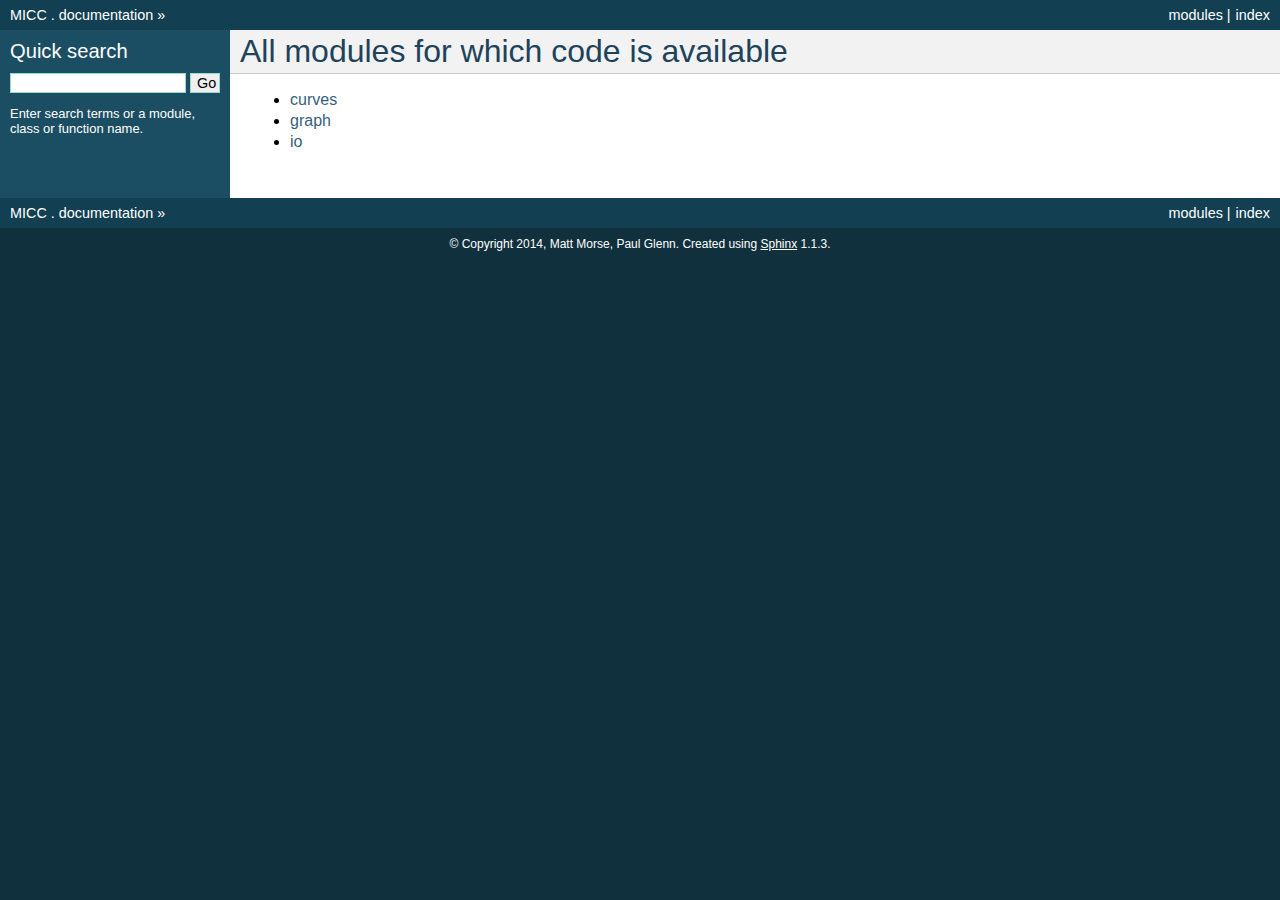
<file: docs/_modules/index.html>
<!DOCTYPE html PUBLIC "-//W3C//DTD XHTML 1.0 Transitional//EN"
  "http://www.w3.org/TR/xhtml1/DTD/xhtml1-transitional.dtd">


<html xmlns="http://www.w3.org/1999/xhtml">
  <head>
    <meta http-equiv="Content-Type" content="text/html; charset=utf-8" />
    
    <title>Overview: module code &mdash; MICC . documentation</title>
    
    <link rel="stylesheet" href="../_static/default.css" type="text/css" />
    <link rel="stylesheet" href="../_static/pygments.css" type="text/css" />
    
    <script type="text/javascript">
      var DOCUMENTATION_OPTIONS = {
        URL_ROOT:    '../',
        VERSION:     '.',
        COLLAPSE_INDEX: false,
        FILE_SUFFIX: '.html',
        HAS_SOURCE:  true
      };
    </script>
    <script type="text/javascript" src="../_static/jquery.js"></script>
    <script type="text/javascript" src="../_static/underscore.js"></script>
    <script type="text/javascript" src="../_static/doctools.js"></script>
    <script type="text/javascript" src="http://cdn.mathjax.org/mathjax/latest/MathJax.js?config=TeX-AMS-MML_HTMLorMML"></script>
    <link rel="top" title="MICC . documentation" href="../index.html" /> 
  </head>
  <body>
    <div class="related">
      <h3>Navigation</h3>
      <ul>
        <li class="right" style="margin-right: 10px">
          <a href="../genindex.html" title="General Index"
             accesskey="I">index</a></li>
        <li class="right" >
          <a href="../py-modindex.html" title="Python Module Index"
             >modules</a> |</li>
        <li><a href="../index.html">MICC . documentation</a> &raquo;</li> 
      </ul>
    </div>  

    <div class="document">
      <div class="documentwrapper">
        <div class="bodywrapper">
          <div class="body">
            
  <h1>All modules for which code is available</h1>
<ul><li><a href="curves.html">curves</a></li>
<li><a href="graph.html">graph</a></li>
<li><a href="io.html">io</a></li>
</ul>

          </div>
        </div>
      </div>
      <div class="sphinxsidebar">
        <div class="sphinxsidebarwrapper">
<div id="searchbox" style="display: none">
  <h3>Quick search</h3>
    <form class="search" action="../search.html" method="get">
      <input type="text" name="q" />
      <input type="submit" value="Go" />
      <input type="hidden" name="check_keywords" value="yes" />
      <input type="hidden" name="area" value="default" />
    </form>
    <p class="searchtip" style="font-size: 90%">
    Enter search terms or a module, class or function name.
    </p>
</div>
<script type="text/javascript">$('#searchbox').show(0);</script>
        </div>
      </div>
      <div class="clearer"></div>
    </div>
    <div class="related">
      <h3>Navigation</h3>
      <ul>
        <li class="right" style="margin-right: 10px">
          <a href="../genindex.html" title="General Index"
             >index</a></li>
        <li class="right" >
          <a href="../py-modindex.html" title="Python Module Index"
             >modules</a> |</li>
        <li><a href="../index.html">MICC . documentation</a> &raquo;</li> 
      </ul>
    </div>
    <div class="footer">
        &copy; Copyright 2014, Matt Morse, Paul Glenn.
      Created using <a href="http://sphinx.pocoo.org/">Sphinx</a> 1.1.3.
    </div>
  </body>
</html>
</file>
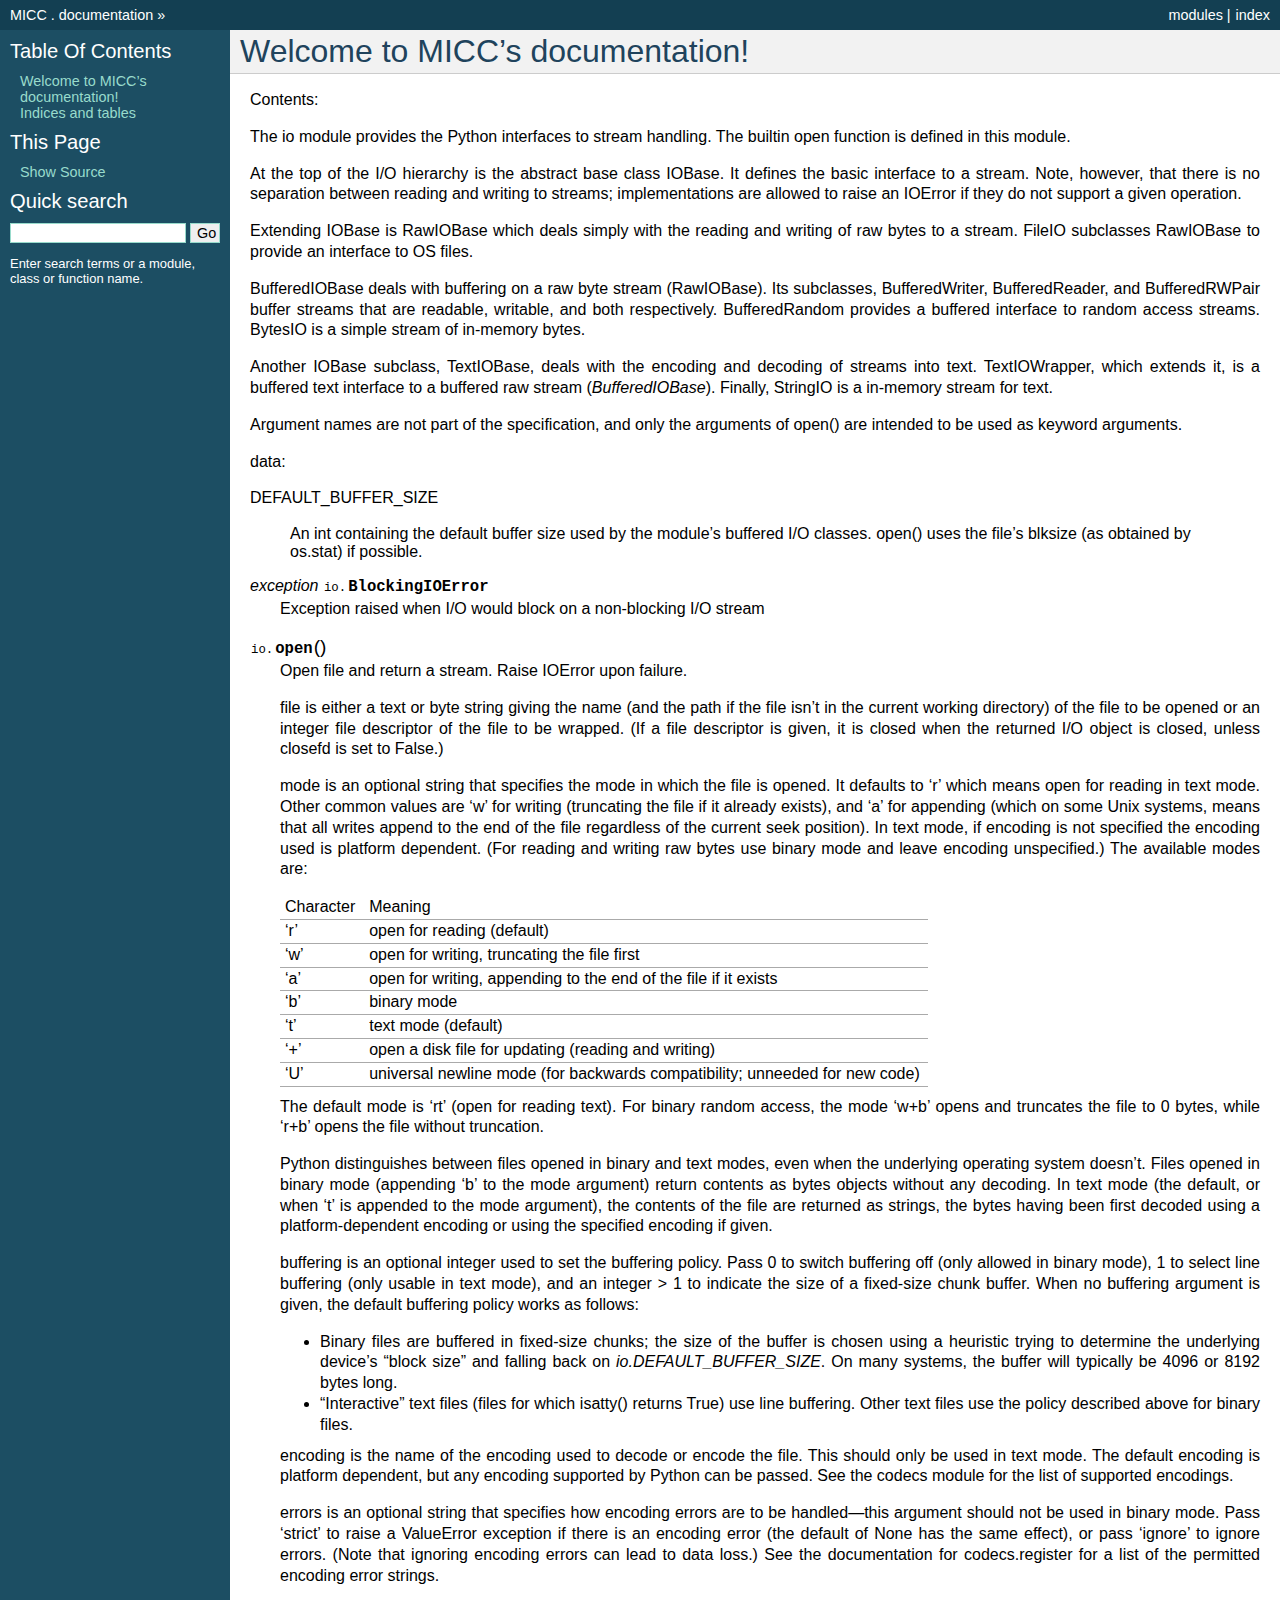
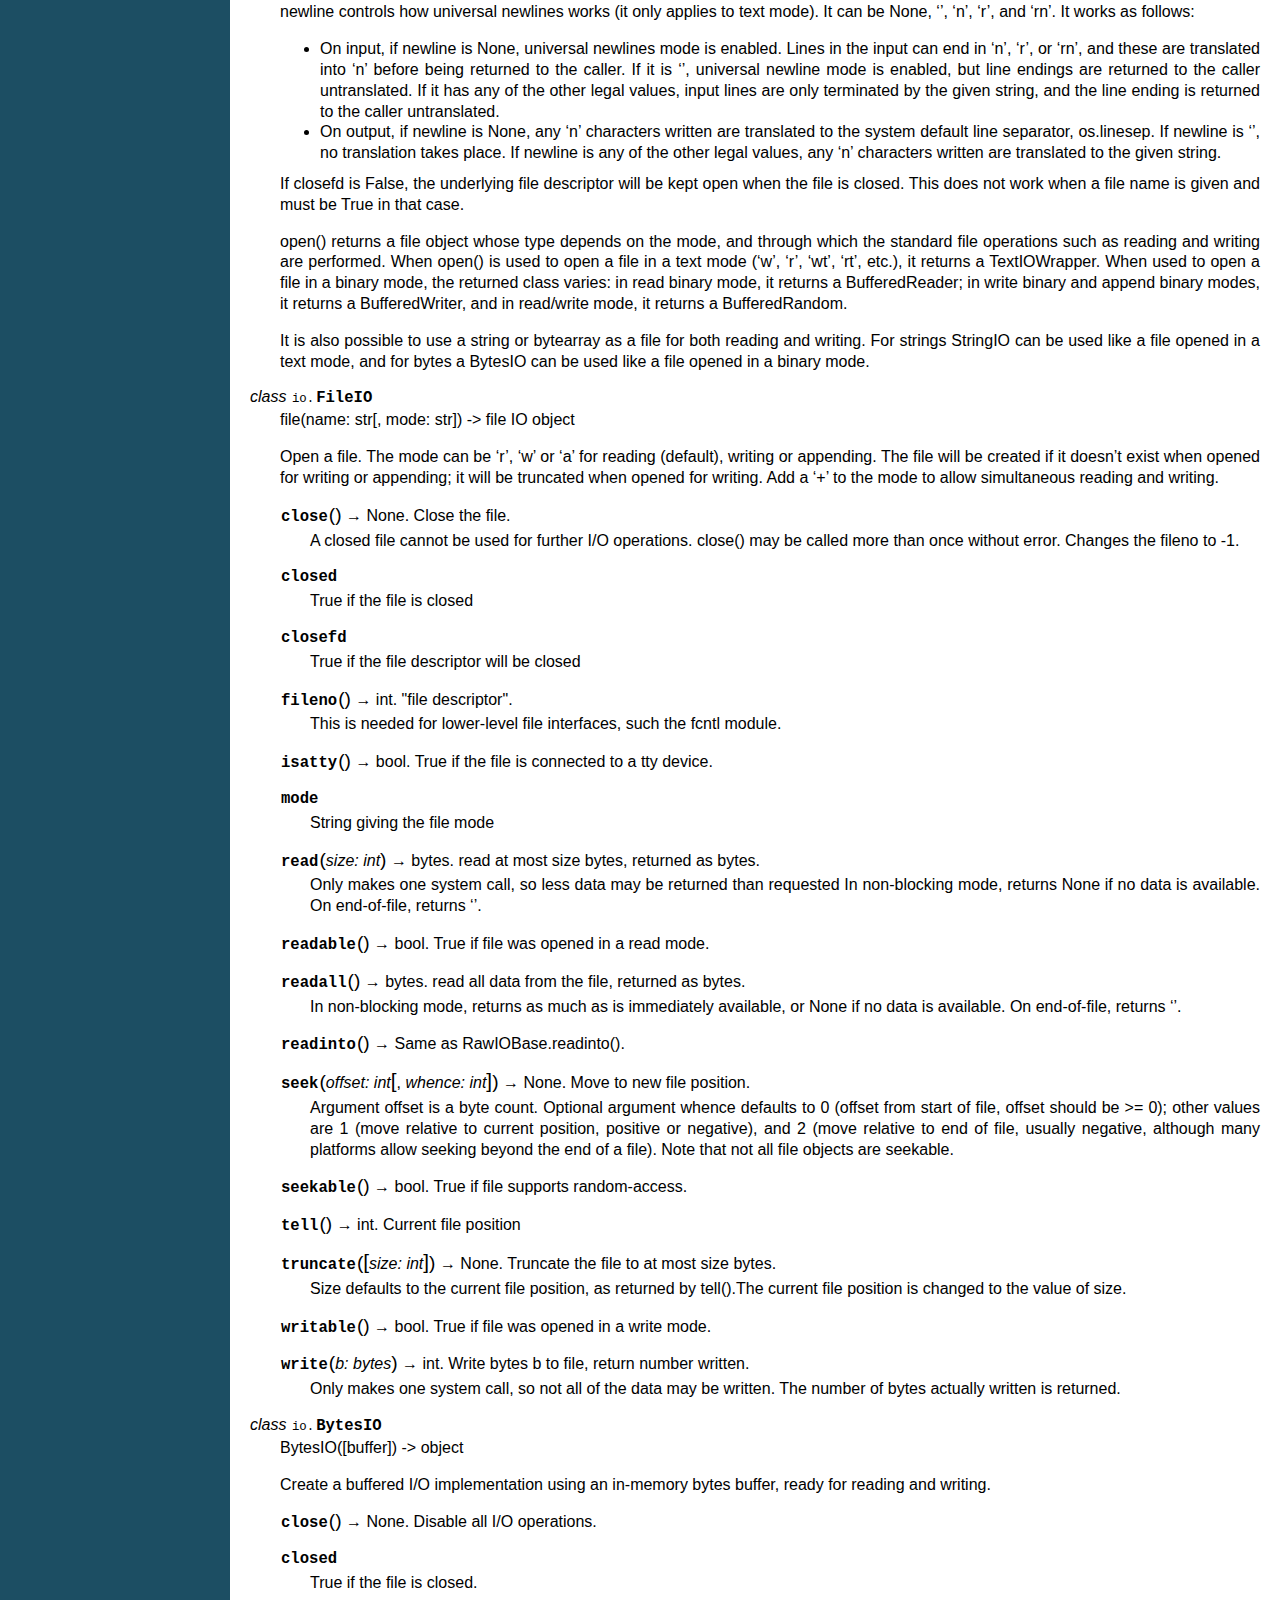
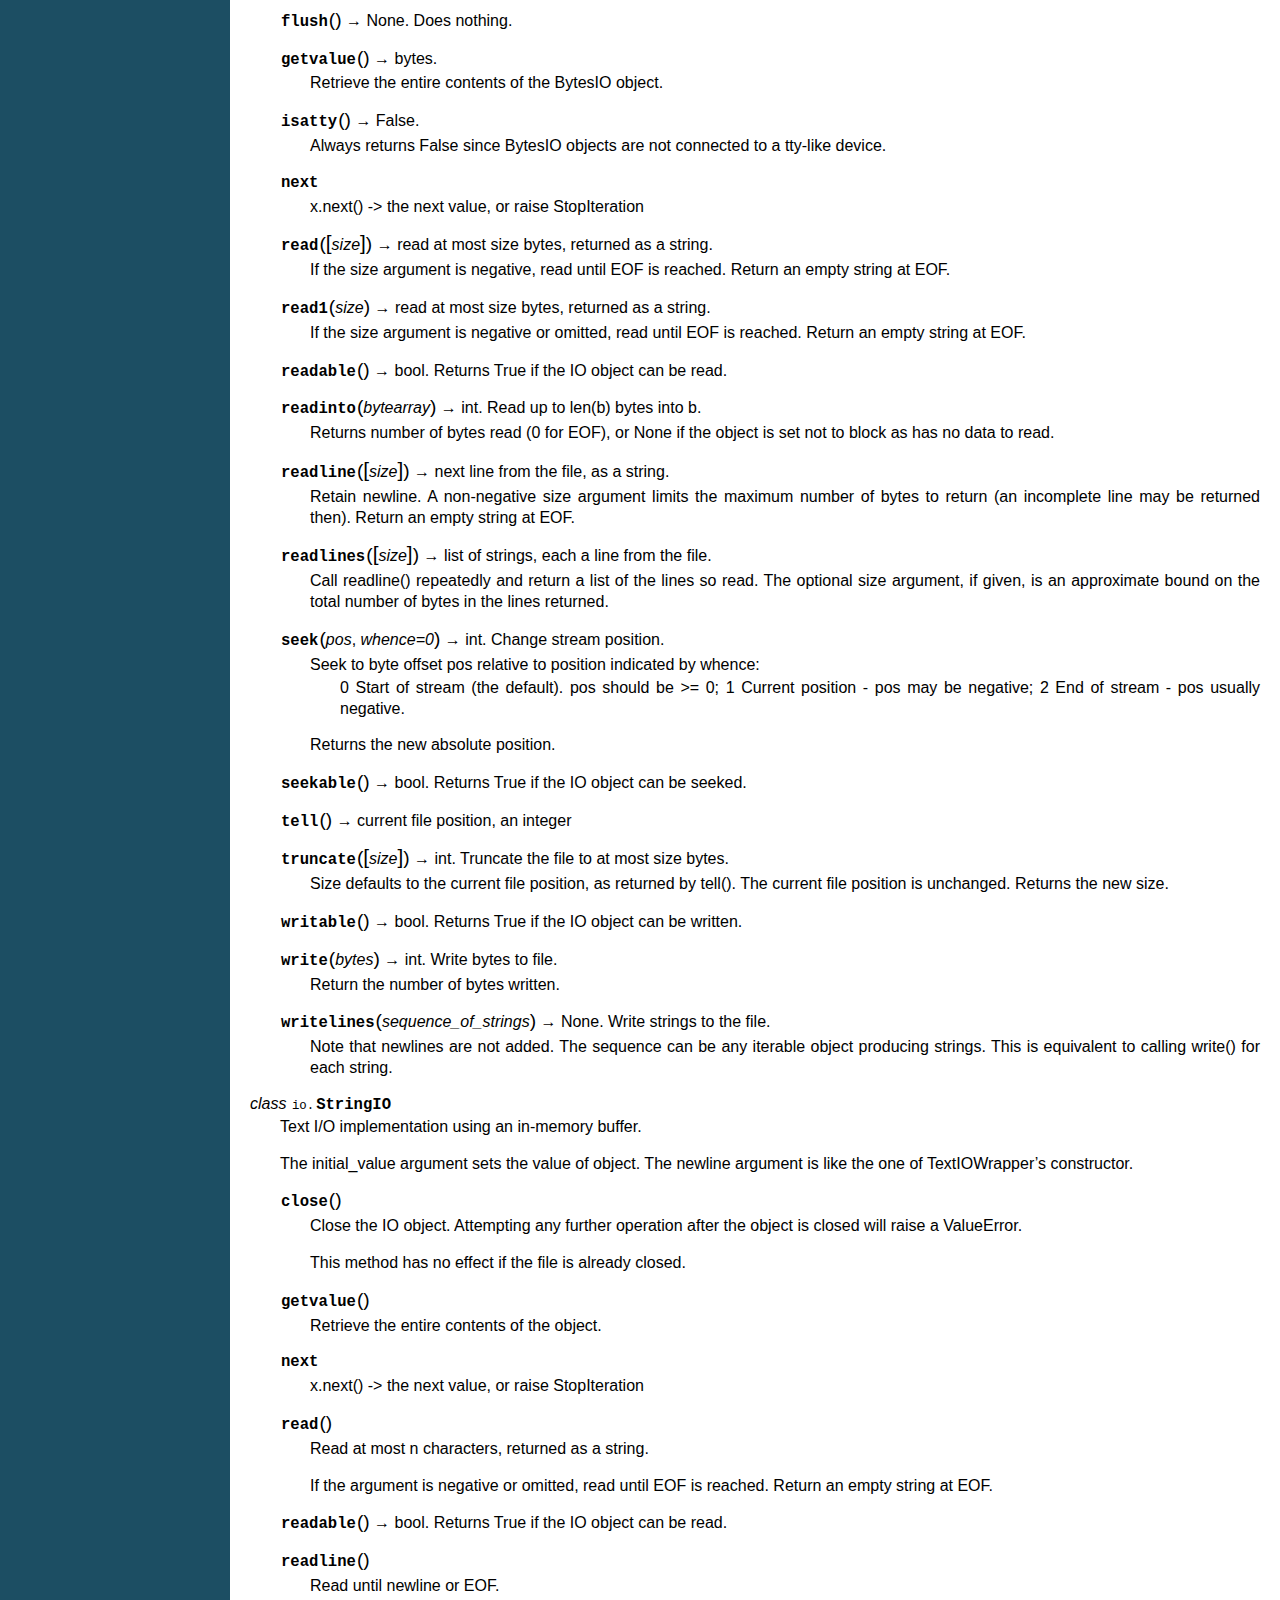
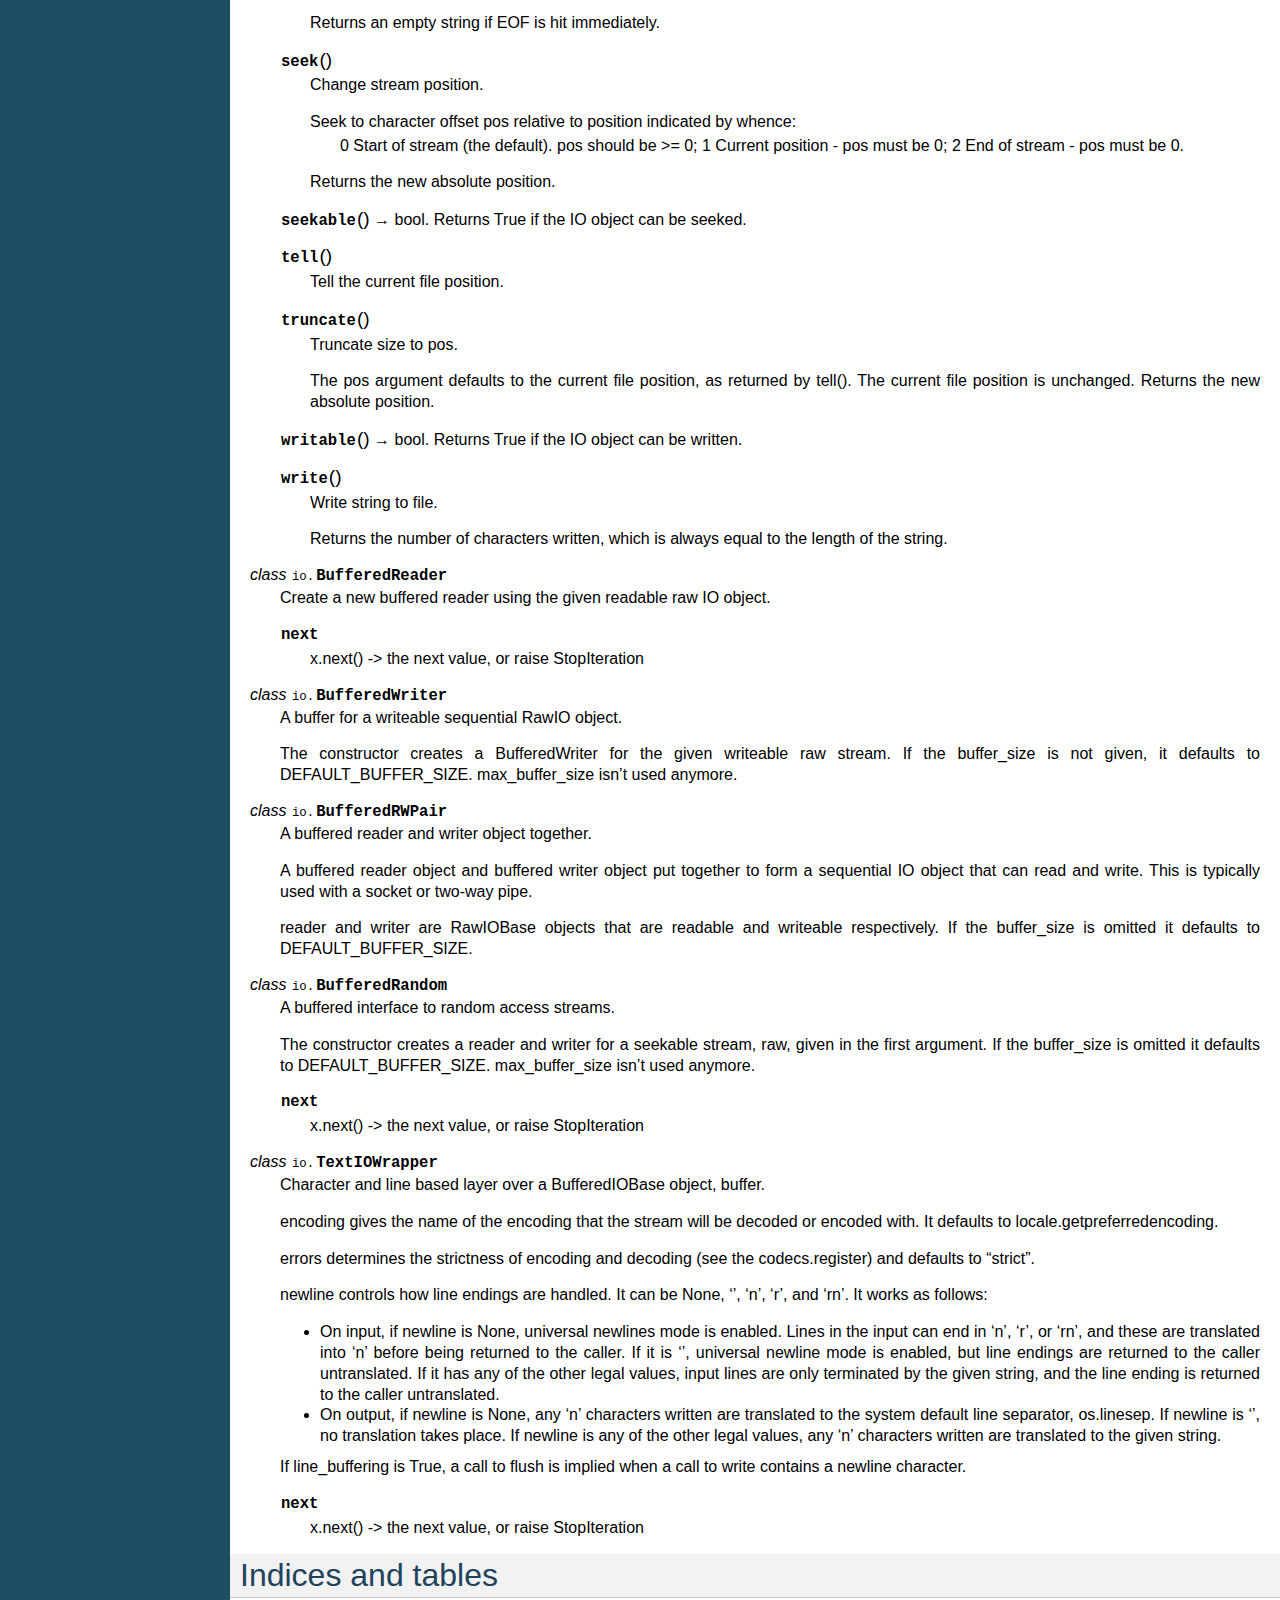
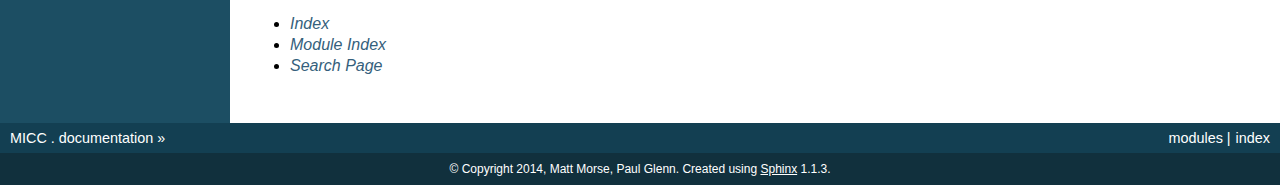
<file: docs/html/index.html>
<!DOCTYPE html PUBLIC "-//W3C//DTD XHTML 1.0 Transitional//EN"
  "http://www.w3.org/TR/xhtml1/DTD/xhtml1-transitional.dtd">


<html xmlns="http://www.w3.org/1999/xhtml">
  <head>
    <meta http-equiv="Content-Type" content="text/html; charset=utf-8" />
    
    <title>Welcome to MICC’s documentation! &mdash; MICC . documentation</title>
    
    <link rel="stylesheet" href="_static/default.css" type="text/css" />
    <link rel="stylesheet" href="_static/pygments.css" type="text/css" />
    
    <script type="text/javascript">
      var DOCUMENTATION_OPTIONS = {
        URL_ROOT:    '',
        VERSION:     '.',
        COLLAPSE_INDEX: false,
        FILE_SUFFIX: '.html',
        HAS_SOURCE:  true
      };
    </script>
    <script type="text/javascript" src="_static/jquery.js"></script>
    <script type="text/javascript" src="_static/underscore.js"></script>
    <script type="text/javascript" src="_static/doctools.js"></script>
    <script type="text/javascript" src="http://cdn.mathjax.org/mathjax/latest/MathJax.js?config=TeX-AMS-MML_HTMLorMML"></script>
    <link rel="top" title="MICC . documentation" href="#" /> 
  </head>
  <body>
    <div class="related">
      <h3>Navigation</h3>
      <ul>
        <li class="right" style="margin-right: 10px">
          <a href="genindex.html" title="General Index"
             accesskey="I">index</a></li>
        <li class="right" >
          <a href="py-modindex.html" title="Python Module Index"
             >modules</a> |</li>
        <li><a href="#">MICC . documentation</a> &raquo;</li> 
      </ul>
    </div>  

    <div class="document">
      <div class="documentwrapper">
        <div class="bodywrapper">
          <div class="body">
            
  <div class="section" id="welcome-to-micc-s-documentation">
<h1>Welcome to MICC&#8217;s documentation!<a class="headerlink" href="#welcome-to-micc-s-documentation" title="Permalink to this headline">¶</a></h1>
<p>Contents:</p>
<div class="toctree-wrapper compound">
<ul class="simple">
</ul>
</div>
<span class="target" id="module-io"></span><p>The io module provides the Python interfaces to stream handling. The
builtin open function is defined in this module.</p>
<p>At the top of the I/O hierarchy is the abstract base class IOBase. It
defines the basic interface to a stream. Note, however, that there is no
separation between reading and writing to streams; implementations are
allowed to raise an IOError if they do not support a given operation.</p>
<p>Extending IOBase is RawIOBase which deals simply with the reading and
writing of raw bytes to a stream. FileIO subclasses RawIOBase to provide
an interface to OS files.</p>
<p>BufferedIOBase deals with buffering on a raw byte stream (RawIOBase). Its
subclasses, BufferedWriter, BufferedReader, and BufferedRWPair buffer
streams that are readable, writable, and both respectively.
BufferedRandom provides a buffered interface to random access
streams. BytesIO is a simple stream of in-memory bytes.</p>
<p>Another IOBase subclass, TextIOBase, deals with the encoding and decoding
of streams into text. TextIOWrapper, which extends it, is a buffered text
interface to a buffered raw stream (<cite>BufferedIOBase</cite>). Finally, StringIO
is a in-memory stream for text.</p>
<p>Argument names are not part of the specification, and only the arguments
of open() are intended to be used as keyword arguments.</p>
<p>data:</p>
<p>DEFAULT_BUFFER_SIZE</p>
<blockquote>
<div>An int containing the default buffer size used by the module&#8217;s buffered
I/O classes. open() uses the file&#8217;s blksize (as obtained by os.stat) if
possible.</div></blockquote>
<dl class="exception">
<dt id="io.BlockingIOError">
<em class="property">exception </em><tt class="descclassname">io.</tt><tt class="descname">BlockingIOError</tt><a class="headerlink" href="#io.BlockingIOError" title="Permalink to this definition">¶</a></dt>
<dd><p>Exception raised when I/O would block on a non-blocking I/O stream</p>
</dd></dl>

<dl class="function">
<dt id="io.open">
<tt class="descclassname">io.</tt><tt class="descname">open</tt><big>(</big><big>)</big><a class="headerlink" href="#io.open" title="Permalink to this definition">¶</a></dt>
<dd><p>Open file and return a stream.  Raise IOError upon failure.</p>
<p>file is either a text or byte string giving the name (and the path
if the file isn&#8217;t in the current working directory) of the file to
be opened or an integer file descriptor of the file to be
wrapped. (If a file descriptor is given, it is closed when the
returned I/O object is closed, unless closefd is set to False.)</p>
<p>mode is an optional string that specifies the mode in which the file
is opened. It defaults to &#8216;r&#8217; which means open for reading in text
mode.  Other common values are &#8216;w&#8217; for writing (truncating the file if
it already exists), and &#8216;a&#8217; for appending (which on some Unix systems,
means that all writes append to the end of the file regardless of the
current seek position). In text mode, if encoding is not specified the
encoding used is platform dependent. (For reading and writing raw
bytes use binary mode and leave encoding unspecified.) The available
modes are:</p>
<table border="1" class="docutils">
<colgroup>
<col width="13%" />
<col width="88%" />
</colgroup>
<tbody valign="top">
<tr class="row-odd"><td>Character</td>
<td>Meaning</td>
</tr>
<tr class="row-even"><td>&#8216;r&#8217;</td>
<td>open for reading (default)</td>
</tr>
<tr class="row-odd"><td>&#8216;w&#8217;</td>
<td>open for writing, truncating the file first</td>
</tr>
<tr class="row-even"><td>&#8216;a&#8217;</td>
<td>open for writing, appending to the end of the file if it exists</td>
</tr>
<tr class="row-odd"><td>&#8216;b&#8217;</td>
<td>binary mode</td>
</tr>
<tr class="row-even"><td>&#8216;t&#8217;</td>
<td>text mode (default)</td>
</tr>
<tr class="row-odd"><td>&#8216;+&#8217;</td>
<td>open a disk file for updating (reading and writing)</td>
</tr>
<tr class="row-even"><td>&#8216;U&#8217;</td>
<td>universal newline mode (for backwards compatibility; unneeded
for new code)</td>
</tr>
</tbody>
</table>
<p>The default mode is &#8216;rt&#8217; (open for reading text). For binary random
access, the mode &#8216;w+b&#8217; opens and truncates the file to 0 bytes, while
&#8216;r+b&#8217; opens the file without truncation.</p>
<p>Python distinguishes between files opened in binary and text modes,
even when the underlying operating system doesn&#8217;t. Files opened in
binary mode (appending &#8216;b&#8217; to the mode argument) return contents as
bytes objects without any decoding. In text mode (the default, or when
&#8216;t&#8217; is appended to the mode argument), the contents of the file are
returned as strings, the bytes having been first decoded using a
platform-dependent encoding or using the specified encoding if given.</p>
<p>buffering is an optional integer used to set the buffering policy.
Pass 0 to switch buffering off (only allowed in binary mode), 1 to select
line buffering (only usable in text mode), and an integer &gt; 1 to indicate
the size of a fixed-size chunk buffer.  When no buffering argument is
given, the default buffering policy works as follows:</p>
<ul class="simple">
<li>Binary files are buffered in fixed-size chunks; the size of the buffer
is chosen using a heuristic trying to determine the underlying device&#8217;s
&#8220;block size&#8221; and falling back on <cite>io.DEFAULT_BUFFER_SIZE</cite>.
On many systems, the buffer will typically be 4096 or 8192 bytes long.</li>
<li>&#8220;Interactive&#8221; text files (files for which isatty() returns True)
use line buffering.  Other text files use the policy described above
for binary files.</li>
</ul>
<p>encoding is the name of the encoding used to decode or encode the
file. This should only be used in text mode. The default encoding is
platform dependent, but any encoding supported by Python can be
passed.  See the codecs module for the list of supported encodings.</p>
<p>errors is an optional string that specifies how encoding errors are to
be handled&#8212;this argument should not be used in binary mode. Pass
&#8216;strict&#8217; to raise a ValueError exception if there is an encoding error
(the default of None has the same effect), or pass &#8216;ignore&#8217; to ignore
errors. (Note that ignoring encoding errors can lead to data loss.)
See the documentation for codecs.register for a list of the permitted
encoding error strings.</p>
<p>newline controls how universal newlines works (it only applies to text
mode). It can be None, &#8216;&#8217;, &#8216;n&#8217;, &#8216;r&#8217;, and &#8216;rn&#8217;.  It works as
follows:</p>
<ul class="simple">
<li>On input, if newline is None, universal newlines mode is
enabled. Lines in the input can end in &#8216;n&#8217;, &#8216;r&#8217;, or &#8216;rn&#8217;, and
these are translated into &#8216;n&#8217; before being returned to the
caller. If it is &#8216;&#8217;, universal newline mode is enabled, but line
endings are returned to the caller untranslated. If it has any of
the other legal values, input lines are only terminated by the given
string, and the line ending is returned to the caller untranslated.</li>
<li>On output, if newline is None, any &#8216;n&#8217; characters written are
translated to the system default line separator, os.linesep. If
newline is &#8216;&#8217;, no translation takes place. If newline is any of the
other legal values, any &#8216;n&#8217; characters written are translated to
the given string.</li>
</ul>
<p>If closefd is False, the underlying file descriptor will be kept open
when the file is closed. This does not work when a file name is given
and must be True in that case.</p>
<p>open() returns a file object whose type depends on the mode, and
through which the standard file operations such as reading and writing
are performed. When open() is used to open a file in a text mode (&#8216;w&#8217;,
&#8216;r&#8217;, &#8216;wt&#8217;, &#8216;rt&#8217;, etc.), it returns a TextIOWrapper. When used to open
a file in a binary mode, the returned class varies: in read binary
mode, it returns a BufferedReader; in write binary and append binary
modes, it returns a BufferedWriter, and in read/write mode, it returns
a BufferedRandom.</p>
<p>It is also possible to use a string or bytearray as a file for both
reading and writing. For strings StringIO can be used like a file
opened in a text mode, and for bytes a BytesIO can be used like a file
opened in a binary mode.</p>
</dd></dl>

<dl class="class">
<dt id="io.FileIO">
<em class="property">class </em><tt class="descclassname">io.</tt><tt class="descname">FileIO</tt><a class="headerlink" href="#io.FileIO" title="Permalink to this definition">¶</a></dt>
<dd><p>file(name: str[, mode: str]) -&gt; file IO object</p>
<p>Open a file.  The mode can be &#8216;r&#8217;, &#8216;w&#8217; or &#8216;a&#8217; for reading (default),
writing or appending.  The file will be created if it doesn&#8217;t exist
when opened for writing or appending; it will be truncated when
opened for writing.  Add a &#8216;+&#8217; to the mode to allow simultaneous
reading and writing.</p>
<dl class="method">
<dt id="io.FileIO.close">
<tt class="descname">close</tt><big>(</big><big>)</big> &rarr; None.  Close the file.<a class="headerlink" href="#io.FileIO.close" title="Permalink to this definition">¶</a></dt>
<dd><p>A closed file cannot be used for further I/O operations.  close() may be
called more than once without error.  Changes the fileno to -1.</p>
</dd></dl>

<dl class="attribute">
<dt id="io.FileIO.closed">
<tt class="descname">closed</tt><a class="headerlink" href="#io.FileIO.closed" title="Permalink to this definition">¶</a></dt>
<dd><p>True if the file is closed</p>
</dd></dl>

<dl class="attribute">
<dt id="io.FileIO.closefd">
<tt class="descname">closefd</tt><a class="headerlink" href="#io.FileIO.closefd" title="Permalink to this definition">¶</a></dt>
<dd><p>True if the file descriptor will be closed</p>
</dd></dl>

<dl class="method">
<dt id="io.FileIO.fileno">
<tt class="descname">fileno</tt><big>(</big><big>)</big> &rarr; int. &quot;file descriptor&quot;.<a class="headerlink" href="#io.FileIO.fileno" title="Permalink to this definition">¶</a></dt>
<dd><p>This is needed for lower-level file interfaces, such the fcntl module.</p>
</dd></dl>

<dl class="method">
<dt id="io.FileIO.isatty">
<tt class="descname">isatty</tt><big>(</big><big>)</big> &rarr; bool.  True if the file is connected to a tty device.<a class="headerlink" href="#io.FileIO.isatty" title="Permalink to this definition">¶</a></dt>
<dd></dd></dl>

<dl class="attribute">
<dt id="io.FileIO.mode">
<tt class="descname">mode</tt><a class="headerlink" href="#io.FileIO.mode" title="Permalink to this definition">¶</a></dt>
<dd><p>String giving the file mode</p>
</dd></dl>

<dl class="method">
<dt id="io.FileIO.read">
<tt class="descname">read</tt><big>(</big><em>size: int</em><big>)</big> &rarr; bytes.  read at most size bytes, returned as bytes.<a class="headerlink" href="#io.FileIO.read" title="Permalink to this definition">¶</a></dt>
<dd><p>Only makes one system call, so less data may be returned than requested
In non-blocking mode, returns None if no data is available.
On end-of-file, returns &#8216;&#8217;.</p>
</dd></dl>

<dl class="method">
<dt id="io.FileIO.readable">
<tt class="descname">readable</tt><big>(</big><big>)</big> &rarr; bool.  True if file was opened in a read mode.<a class="headerlink" href="#io.FileIO.readable" title="Permalink to this definition">¶</a></dt>
<dd></dd></dl>

<dl class="method">
<dt id="io.FileIO.readall">
<tt class="descname">readall</tt><big>(</big><big>)</big> &rarr; bytes.  read all data from the file, returned as bytes.<a class="headerlink" href="#io.FileIO.readall" title="Permalink to this definition">¶</a></dt>
<dd><p>In non-blocking mode, returns as much as is immediately available,
or None if no data is available.  On end-of-file, returns &#8216;&#8217;.</p>
</dd></dl>

<dl class="method">
<dt id="io.FileIO.readinto">
<tt class="descname">readinto</tt><big>(</big><big>)</big> &rarr; Same as RawIOBase.readinto().<a class="headerlink" href="#io.FileIO.readinto" title="Permalink to this definition">¶</a></dt>
<dd></dd></dl>

<dl class="method">
<dt id="io.FileIO.seek">
<tt class="descname">seek</tt><big>(</big><em>offset: int</em><span class="optional">[</span>, <em>whence: int</em><span class="optional">]</span><big>)</big> &rarr; None.  Move to new file position.<a class="headerlink" href="#io.FileIO.seek" title="Permalink to this definition">¶</a></dt>
<dd><p>Argument offset is a byte count.  Optional argument whence defaults to
0 (offset from start of file, offset should be &gt;= 0); other values are 1
(move relative to current position, positive or negative), and 2 (move
relative to end of file, usually negative, although many platforms allow
seeking beyond the end of a file).
Note that not all file objects are seekable.</p>
</dd></dl>

<dl class="method">
<dt id="io.FileIO.seekable">
<tt class="descname">seekable</tt><big>(</big><big>)</big> &rarr; bool.  True if file supports random-access.<a class="headerlink" href="#io.FileIO.seekable" title="Permalink to this definition">¶</a></dt>
<dd></dd></dl>

<dl class="method">
<dt id="io.FileIO.tell">
<tt class="descname">tell</tt><big>(</big><big>)</big> &rarr; int.  Current file position<a class="headerlink" href="#io.FileIO.tell" title="Permalink to this definition">¶</a></dt>
<dd></dd></dl>

<dl class="method">
<dt id="io.FileIO.truncate">
<tt class="descname">truncate</tt><big>(</big><span class="optional">[</span><em>size: int</em><span class="optional">]</span><big>)</big> &rarr; None.  Truncate the file to at most size bytes.<a class="headerlink" href="#io.FileIO.truncate" title="Permalink to this definition">¶</a></dt>
<dd><p>Size defaults to the current file position, as returned by tell().The current file position is changed to the value of size.</p>
</dd></dl>

<dl class="method">
<dt id="io.FileIO.writable">
<tt class="descname">writable</tt><big>(</big><big>)</big> &rarr; bool.  True if file was opened in a write mode.<a class="headerlink" href="#io.FileIO.writable" title="Permalink to this definition">¶</a></dt>
<dd></dd></dl>

<dl class="method">
<dt id="io.FileIO.write">
<tt class="descname">write</tt><big>(</big><em>b: bytes</em><big>)</big> &rarr; int.  Write bytes b to file, return number written.<a class="headerlink" href="#io.FileIO.write" title="Permalink to this definition">¶</a></dt>
<dd><p>Only makes one system call, so not all of the data may be written.
The number of bytes actually written is returned.</p>
</dd></dl>

</dd></dl>

<dl class="class">
<dt id="io.BytesIO">
<em class="property">class </em><tt class="descclassname">io.</tt><tt class="descname">BytesIO</tt><a class="headerlink" href="#io.BytesIO" title="Permalink to this definition">¶</a></dt>
<dd><p>BytesIO([buffer]) -&gt; object</p>
<p>Create a buffered I/O implementation using an in-memory bytes
buffer, ready for reading and writing.</p>
<dl class="method">
<dt id="io.BytesIO.close">
<tt class="descname">close</tt><big>(</big><big>)</big> &rarr; None.  Disable all I/O operations.<a class="headerlink" href="#io.BytesIO.close" title="Permalink to this definition">¶</a></dt>
<dd></dd></dl>

<dl class="attribute">
<dt id="io.BytesIO.closed">
<tt class="descname">closed</tt><a class="headerlink" href="#io.BytesIO.closed" title="Permalink to this definition">¶</a></dt>
<dd><p>True if the file is closed.</p>
</dd></dl>

<dl class="method">
<dt id="io.BytesIO.flush">
<tt class="descname">flush</tt><big>(</big><big>)</big> &rarr; None.  Does nothing.<a class="headerlink" href="#io.BytesIO.flush" title="Permalink to this definition">¶</a></dt>
<dd></dd></dl>

<dl class="method">
<dt id="io.BytesIO.getvalue">
<tt class="descname">getvalue</tt><big>(</big><big>)</big> &rarr; bytes.<a class="headerlink" href="#io.BytesIO.getvalue" title="Permalink to this definition">¶</a></dt>
<dd><p>Retrieve the entire contents of the BytesIO object.</p>
</dd></dl>

<dl class="method">
<dt id="io.BytesIO.isatty">
<tt class="descname">isatty</tt><big>(</big><big>)</big> &rarr; False.<a class="headerlink" href="#io.BytesIO.isatty" title="Permalink to this definition">¶</a></dt>
<dd><p>Always returns False since BytesIO objects are not connected
to a tty-like device.</p>
</dd></dl>

<dl class="attribute">
<dt id="io.BytesIO.next">
<tt class="descname">next</tt><a class="headerlink" href="#io.BytesIO.next" title="Permalink to this definition">¶</a></dt>
<dd><p>x.next() -&gt; the next value, or raise StopIteration</p>
</dd></dl>

<dl class="method">
<dt id="io.BytesIO.read">
<tt class="descname">read</tt><big>(</big><span class="optional">[</span><em>size</em><span class="optional">]</span><big>)</big> &rarr; read at most size bytes, returned as a string.<a class="headerlink" href="#io.BytesIO.read" title="Permalink to this definition">¶</a></dt>
<dd><p>If the size argument is negative, read until EOF is reached.
Return an empty string at EOF.</p>
</dd></dl>

<dl class="method">
<dt id="io.BytesIO.read1">
<tt class="descname">read1</tt><big>(</big><em>size</em><big>)</big> &rarr; read at most size bytes, returned as a string.<a class="headerlink" href="#io.BytesIO.read1" title="Permalink to this definition">¶</a></dt>
<dd><p>If the size argument is negative or omitted, read until EOF is reached.
Return an empty string at EOF.</p>
</dd></dl>

<dl class="method">
<dt id="io.BytesIO.readable">
<tt class="descname">readable</tt><big>(</big><big>)</big> &rarr; bool. Returns True if the IO object can be read.<a class="headerlink" href="#io.BytesIO.readable" title="Permalink to this definition">¶</a></dt>
<dd></dd></dl>

<dl class="method">
<dt id="io.BytesIO.readinto">
<tt class="descname">readinto</tt><big>(</big><em>bytearray</em><big>)</big> &rarr; int.  Read up to len(b) bytes into b.<a class="headerlink" href="#io.BytesIO.readinto" title="Permalink to this definition">¶</a></dt>
<dd><p>Returns number of bytes read (0 for EOF), or None if the object
is set not to block as has no data to read.</p>
</dd></dl>

<dl class="method">
<dt id="io.BytesIO.readline">
<tt class="descname">readline</tt><big>(</big><span class="optional">[</span><em>size</em><span class="optional">]</span><big>)</big> &rarr; next line from the file, as a string.<a class="headerlink" href="#io.BytesIO.readline" title="Permalink to this definition">¶</a></dt>
<dd><p>Retain newline.  A non-negative size argument limits the maximum
number of bytes to return (an incomplete line may be returned then).
Return an empty string at EOF.</p>
</dd></dl>

<dl class="method">
<dt id="io.BytesIO.readlines">
<tt class="descname">readlines</tt><big>(</big><span class="optional">[</span><em>size</em><span class="optional">]</span><big>)</big> &rarr; list of strings, each a line from the file.<a class="headerlink" href="#io.BytesIO.readlines" title="Permalink to this definition">¶</a></dt>
<dd><p>Call readline() repeatedly and return a list of the lines so read.
The optional size argument, if given, is an approximate bound on the
total number of bytes in the lines returned.</p>
</dd></dl>

<dl class="method">
<dt id="io.BytesIO.seek">
<tt class="descname">seek</tt><big>(</big><em>pos</em>, <em>whence=0</em><big>)</big> &rarr; int.  Change stream position.<a class="headerlink" href="#io.BytesIO.seek" title="Permalink to this definition">¶</a></dt>
<dd><dl class="docutils">
<dt>Seek to byte offset pos relative to position indicated by whence:</dt>
<dd>0  Start of stream (the default).  pos should be &gt;= 0;
1  Current position - pos may be negative;
2  End of stream - pos usually negative.</dd>
</dl>
<p>Returns the new absolute position.</p>
</dd></dl>

<dl class="method">
<dt id="io.BytesIO.seekable">
<tt class="descname">seekable</tt><big>(</big><big>)</big> &rarr; bool. Returns True if the IO object can be seeked.<a class="headerlink" href="#io.BytesIO.seekable" title="Permalink to this definition">¶</a></dt>
<dd></dd></dl>

<dl class="method">
<dt id="io.BytesIO.tell">
<tt class="descname">tell</tt><big>(</big><big>)</big> &rarr; current file position, an integer<a class="headerlink" href="#io.BytesIO.tell" title="Permalink to this definition">¶</a></dt>
<dd></dd></dl>

<dl class="method">
<dt id="io.BytesIO.truncate">
<tt class="descname">truncate</tt><big>(</big><span class="optional">[</span><em>size</em><span class="optional">]</span><big>)</big> &rarr; int.  Truncate the file to at most size bytes.<a class="headerlink" href="#io.BytesIO.truncate" title="Permalink to this definition">¶</a></dt>
<dd><p>Size defaults to the current file position, as returned by tell().
The current file position is unchanged.  Returns the new size.</p>
</dd></dl>

<dl class="method">
<dt id="io.BytesIO.writable">
<tt class="descname">writable</tt><big>(</big><big>)</big> &rarr; bool. Returns True if the IO object can be written.<a class="headerlink" href="#io.BytesIO.writable" title="Permalink to this definition">¶</a></dt>
<dd></dd></dl>

<dl class="method">
<dt id="io.BytesIO.write">
<tt class="descname">write</tt><big>(</big><em>bytes</em><big>)</big> &rarr; int.  Write bytes to file.<a class="headerlink" href="#io.BytesIO.write" title="Permalink to this definition">¶</a></dt>
<dd><p>Return the number of bytes written.</p>
</dd></dl>

<dl class="method">
<dt id="io.BytesIO.writelines">
<tt class="descname">writelines</tt><big>(</big><em>sequence_of_strings</em><big>)</big> &rarr; None.  Write strings to the file.<a class="headerlink" href="#io.BytesIO.writelines" title="Permalink to this definition">¶</a></dt>
<dd><p>Note that newlines are not added.  The sequence can be any iterable
object producing strings. This is equivalent to calling write() for
each string.</p>
</dd></dl>

</dd></dl>

<dl class="class">
<dt id="io.StringIO">
<em class="property">class </em><tt class="descclassname">io.</tt><tt class="descname">StringIO</tt><a class="headerlink" href="#io.StringIO" title="Permalink to this definition">¶</a></dt>
<dd><p>Text I/O implementation using an in-memory buffer.</p>
<p>The initial_value argument sets the value of object.  The newline
argument is like the one of TextIOWrapper&#8217;s constructor.</p>
<dl class="method">
<dt id="io.StringIO.close">
<tt class="descname">close</tt><big>(</big><big>)</big><a class="headerlink" href="#io.StringIO.close" title="Permalink to this definition">¶</a></dt>
<dd><p>Close the IO object. Attempting any further operation after the
object is closed will raise a ValueError.</p>
<p>This method has no effect if the file is already closed.</p>
</dd></dl>

<dl class="method">
<dt id="io.StringIO.getvalue">
<tt class="descname">getvalue</tt><big>(</big><big>)</big><a class="headerlink" href="#io.StringIO.getvalue" title="Permalink to this definition">¶</a></dt>
<dd><p>Retrieve the entire contents of the object.</p>
</dd></dl>

<dl class="attribute">
<dt id="io.StringIO.next">
<tt class="descname">next</tt><a class="headerlink" href="#io.StringIO.next" title="Permalink to this definition">¶</a></dt>
<dd><p>x.next() -&gt; the next value, or raise StopIteration</p>
</dd></dl>

<dl class="method">
<dt id="io.StringIO.read">
<tt class="descname">read</tt><big>(</big><big>)</big><a class="headerlink" href="#io.StringIO.read" title="Permalink to this definition">¶</a></dt>
<dd><p>Read at most n characters, returned as a string.</p>
<p>If the argument is negative or omitted, read until EOF
is reached. Return an empty string at EOF.</p>
</dd></dl>

<dl class="method">
<dt id="io.StringIO.readable">
<tt class="descname">readable</tt><big>(</big><big>)</big> &rarr; bool. Returns True if the IO object can be read.<a class="headerlink" href="#io.StringIO.readable" title="Permalink to this definition">¶</a></dt>
<dd></dd></dl>

<dl class="method">
<dt id="io.StringIO.readline">
<tt class="descname">readline</tt><big>(</big><big>)</big><a class="headerlink" href="#io.StringIO.readline" title="Permalink to this definition">¶</a></dt>
<dd><p>Read until newline or EOF.</p>
<p>Returns an empty string if EOF is hit immediately.</p>
</dd></dl>

<dl class="method">
<dt id="io.StringIO.seek">
<tt class="descname">seek</tt><big>(</big><big>)</big><a class="headerlink" href="#io.StringIO.seek" title="Permalink to this definition">¶</a></dt>
<dd><p>Change stream position.</p>
<dl class="docutils">
<dt>Seek to character offset pos relative to position indicated by whence:</dt>
<dd>0  Start of stream (the default).  pos should be &gt;= 0;
1  Current position - pos must be 0;
2  End of stream - pos must be 0.</dd>
</dl>
<p>Returns the new absolute position.</p>
</dd></dl>

<dl class="method">
<dt id="io.StringIO.seekable">
<tt class="descname">seekable</tt><big>(</big><big>)</big> &rarr; bool. Returns True if the IO object can be seeked.<a class="headerlink" href="#io.StringIO.seekable" title="Permalink to this definition">¶</a></dt>
<dd></dd></dl>

<dl class="method">
<dt id="io.StringIO.tell">
<tt class="descname">tell</tt><big>(</big><big>)</big><a class="headerlink" href="#io.StringIO.tell" title="Permalink to this definition">¶</a></dt>
<dd><p>Tell the current file position.</p>
</dd></dl>

<dl class="method">
<dt id="io.StringIO.truncate">
<tt class="descname">truncate</tt><big>(</big><big>)</big><a class="headerlink" href="#io.StringIO.truncate" title="Permalink to this definition">¶</a></dt>
<dd><p>Truncate size to pos.</p>
<p>The pos argument defaults to the current file position, as
returned by tell().  The current file position is unchanged.
Returns the new absolute position.</p>
</dd></dl>

<dl class="method">
<dt id="io.StringIO.writable">
<tt class="descname">writable</tt><big>(</big><big>)</big> &rarr; bool. Returns True if the IO object can be written.<a class="headerlink" href="#io.StringIO.writable" title="Permalink to this definition">¶</a></dt>
<dd></dd></dl>

<dl class="method">
<dt id="io.StringIO.write">
<tt class="descname">write</tt><big>(</big><big>)</big><a class="headerlink" href="#io.StringIO.write" title="Permalink to this definition">¶</a></dt>
<dd><p>Write string to file.</p>
<p>Returns the number of characters written, which is always equal to
the length of the string.</p>
</dd></dl>

</dd></dl>

<dl class="class">
<dt id="io.BufferedReader">
<em class="property">class </em><tt class="descclassname">io.</tt><tt class="descname">BufferedReader</tt><a class="headerlink" href="#io.BufferedReader" title="Permalink to this definition">¶</a></dt>
<dd><p>Create a new buffered reader using the given readable raw IO object.</p>
<dl class="attribute">
<dt id="io.BufferedReader.next">
<tt class="descname">next</tt><a class="headerlink" href="#io.BufferedReader.next" title="Permalink to this definition">¶</a></dt>
<dd><p>x.next() -&gt; the next value, or raise StopIteration</p>
</dd></dl>

</dd></dl>

<dl class="class">
<dt id="io.BufferedWriter">
<em class="property">class </em><tt class="descclassname">io.</tt><tt class="descname">BufferedWriter</tt><a class="headerlink" href="#io.BufferedWriter" title="Permalink to this definition">¶</a></dt>
<dd><p>A buffer for a writeable sequential RawIO object.</p>
<p>The constructor creates a BufferedWriter for the given writeable raw
stream. If the buffer_size is not given, it defaults to
DEFAULT_BUFFER_SIZE. max_buffer_size isn&#8217;t used anymore.</p>
</dd></dl>

<dl class="class">
<dt id="io.BufferedRWPair">
<em class="property">class </em><tt class="descclassname">io.</tt><tt class="descname">BufferedRWPair</tt><a class="headerlink" href="#io.BufferedRWPair" title="Permalink to this definition">¶</a></dt>
<dd><p>A buffered reader and writer object together.</p>
<p>A buffered reader object and buffered writer object put together to
form a sequential IO object that can read and write. This is typically
used with a socket or two-way pipe.</p>
<p>reader and writer are RawIOBase objects that are readable and
writeable respectively. If the buffer_size is omitted it defaults to
DEFAULT_BUFFER_SIZE.</p>
</dd></dl>

<dl class="class">
<dt id="io.BufferedRandom">
<em class="property">class </em><tt class="descclassname">io.</tt><tt class="descname">BufferedRandom</tt><a class="headerlink" href="#io.BufferedRandom" title="Permalink to this definition">¶</a></dt>
<dd><p>A buffered interface to random access streams.</p>
<p>The constructor creates a reader and writer for a seekable stream,
raw, given in the first argument. If the buffer_size is omitted it
defaults to DEFAULT_BUFFER_SIZE. max_buffer_size isn&#8217;t used anymore.</p>
<dl class="attribute">
<dt id="io.BufferedRandom.next">
<tt class="descname">next</tt><a class="headerlink" href="#io.BufferedRandom.next" title="Permalink to this definition">¶</a></dt>
<dd><p>x.next() -&gt; the next value, or raise StopIteration</p>
</dd></dl>

</dd></dl>

<dl class="class">
<dt id="io.TextIOWrapper">
<em class="property">class </em><tt class="descclassname">io.</tt><tt class="descname">TextIOWrapper</tt><a class="headerlink" href="#io.TextIOWrapper" title="Permalink to this definition">¶</a></dt>
<dd><p>Character and line based layer over a BufferedIOBase object, buffer.</p>
<p>encoding gives the name of the encoding that the stream will be
decoded or encoded with. It defaults to locale.getpreferredencoding.</p>
<p>errors determines the strictness of encoding and decoding (see the
codecs.register) and defaults to &#8220;strict&#8221;.</p>
<p>newline controls how line endings are handled. It can be None, &#8216;&#8217;,
&#8216;n&#8217;, &#8216;r&#8217;, and &#8216;rn&#8217;.  It works as follows:</p>
<ul class="simple">
<li>On input, if newline is None, universal newlines mode is
enabled. Lines in the input can end in &#8216;n&#8217;, &#8216;r&#8217;, or &#8216;rn&#8217;, and
these are translated into &#8216;n&#8217; before being returned to the
caller. If it is &#8216;&#8217;, universal newline mode is enabled, but line
endings are returned to the caller untranslated. If it has any of
the other legal values, input lines are only terminated by the given
string, and the line ending is returned to the caller untranslated.</li>
<li>On output, if newline is None, any &#8216;n&#8217; characters written are
translated to the system default line separator, os.linesep. If
newline is &#8216;&#8217;, no translation takes place. If newline is any of the
other legal values, any &#8216;n&#8217; characters written are translated to
the given string.</li>
</ul>
<p>If line_buffering is True, a call to flush is implied when a call to
write contains a newline character.</p>
<dl class="attribute">
<dt id="io.TextIOWrapper.next">
<tt class="descname">next</tt><a class="headerlink" href="#io.TextIOWrapper.next" title="Permalink to this definition">¶</a></dt>
<dd><p>x.next() -&gt; the next value, or raise StopIteration</p>
</dd></dl>

</dd></dl>

</div>
<div class="section" id="indices-and-tables">
<h1>Indices and tables<a class="headerlink" href="#indices-and-tables" title="Permalink to this headline">¶</a></h1>
<ul class="simple">
<li><a class="reference internal" href="genindex.html"><em>Index</em></a></li>
<li><a class="reference internal" href="py-modindex.html"><em>Module Index</em></a></li>
<li><a class="reference internal" href="search.html"><em>Search Page</em></a></li>
</ul>
</div>


          </div>
        </div>
      </div>
      <div class="sphinxsidebar">
        <div class="sphinxsidebarwrapper">
  <h3><a href="#">Table Of Contents</a></h3>
  <ul>
<li><a class="reference internal" href="#">Welcome to MICC&#8217;s documentation!</a><ul>
</ul>
</li>
<li><a class="reference internal" href="#indices-and-tables">Indices and tables</a></li>
</ul>

  <h3>This Page</h3>
  <ul class="this-page-menu">
    <li><a href="_sources/index.txt"
           rel="nofollow">Show Source</a></li>
  </ul>
<div id="searchbox" style="display: none">
  <h3>Quick search</h3>
    <form class="search" action="search.html" method="get">
      <input type="text" name="q" />
      <input type="submit" value="Go" />
      <input type="hidden" name="check_keywords" value="yes" />
      <input type="hidden" name="area" value="default" />
    </form>
    <p class="searchtip" style="font-size: 90%">
    Enter search terms or a module, class or function name.
    </p>
</div>
<script type="text/javascript">$('#searchbox').show(0);</script>
        </div>
      </div>
      <div class="clearer"></div>
    </div>
    <div class="related">
      <h3>Navigation</h3>
      <ul>
        <li class="right" style="margin-right: 10px">
          <a href="genindex.html" title="General Index"
             >index</a></li>
        <li class="right" >
          <a href="py-modindex.html" title="Python Module Index"
             >modules</a> |</li>
        <li><a href="#">MICC . documentation</a> &raquo;</li> 
      </ul>
    </div>
    <div class="footer">
        &copy; Copyright 2014, Matt Morse, Paul Glenn.
      Created using <a href="http://sphinx.pocoo.org/">Sphinx</a> 1.1.3.
    </div>
  </body>
</html>
</file>
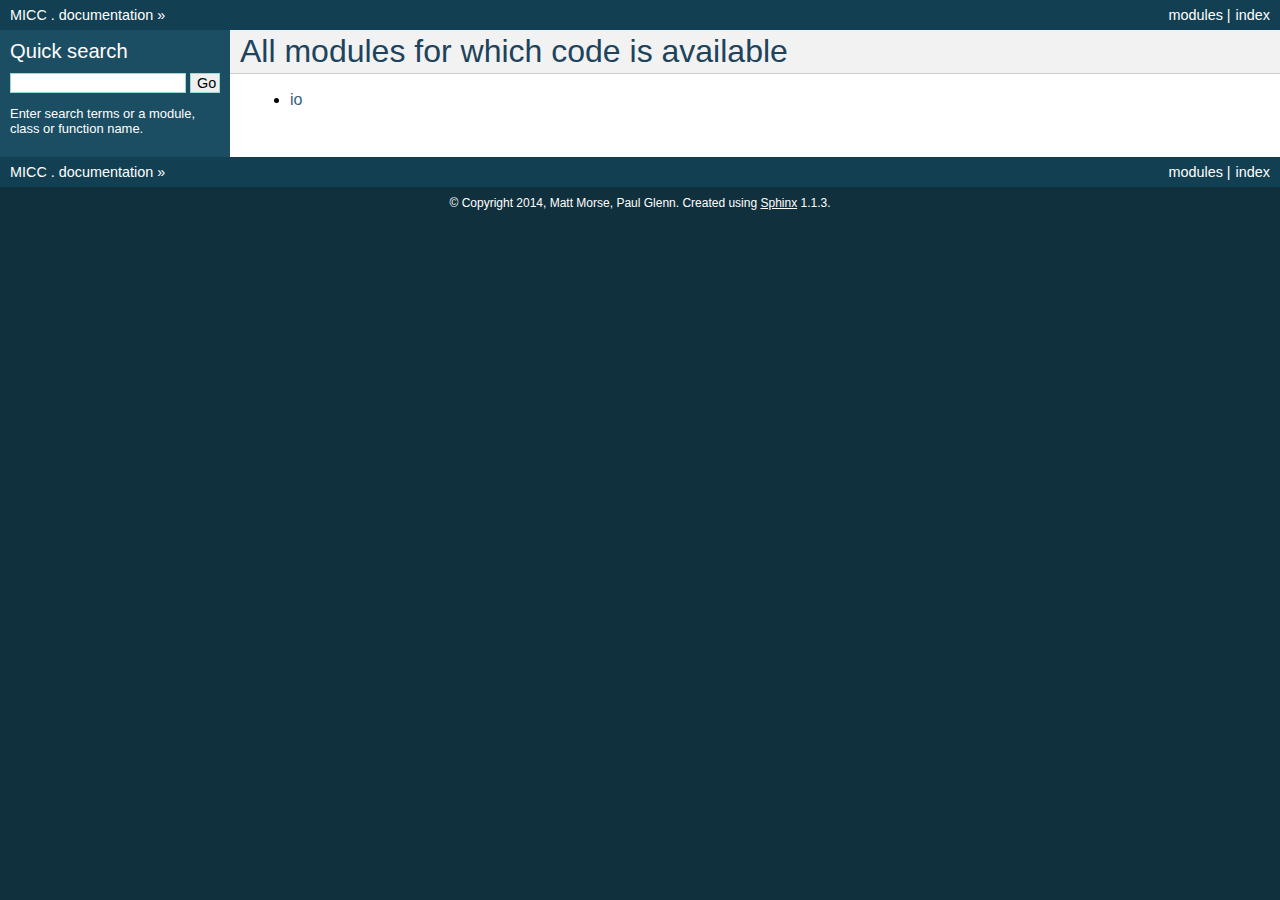
<file: docs/html/_modules/index.html>
<!DOCTYPE html PUBLIC "-//W3C//DTD XHTML 1.0 Transitional//EN"
  "http://www.w3.org/TR/xhtml1/DTD/xhtml1-transitional.dtd">


<html xmlns="http://www.w3.org/1999/xhtml">
  <head>
    <meta http-equiv="Content-Type" content="text/html; charset=utf-8" />
    
    <title>Overview: module code &mdash; MICC . documentation</title>
    
    <link rel="stylesheet" href="../_static/default.css" type="text/css" />
    <link rel="stylesheet" href="../_static/pygments.css" type="text/css" />
    
    <script type="text/javascript">
      var DOCUMENTATION_OPTIONS = {
        URL_ROOT:    '../',
        VERSION:     '.',
        COLLAPSE_INDEX: false,
        FILE_SUFFIX: '.html',
        HAS_SOURCE:  true
      };
    </script>
    <script type="text/javascript" src="../_static/jquery.js"></script>
    <script type="text/javascript" src="../_static/underscore.js"></script>
    <script type="text/javascript" src="../_static/doctools.js"></script>
    <script type="text/javascript" src="http://cdn.mathjax.org/mathjax/latest/MathJax.js?config=TeX-AMS-MML_HTMLorMML"></script>
    <link rel="top" title="MICC . documentation" href="../index.html" /> 
  </head>
  <body>
    <div class="related">
      <h3>Navigation</h3>
      <ul>
        <li class="right" style="margin-right: 10px">
          <a href="../genindex.html" title="General Index"
             accesskey="I">index</a></li>
        <li class="right" >
          <a href="../py-modindex.html" title="Python Module Index"
             >modules</a> |</li>
        <li><a href="../index.html">MICC . documentation</a> &raquo;</li> 
      </ul>
    </div>  

    <div class="document">
      <div class="documentwrapper">
        <div class="bodywrapper">
          <div class="body">
            
  <h1>All modules for which code is available</h1>
<ul><li><a href="io.html">io</a></li>
</ul>

          </div>
        </div>
      </div>
      <div class="sphinxsidebar">
        <div class="sphinxsidebarwrapper">
<div id="searchbox" style="display: none">
  <h3>Quick search</h3>
    <form class="search" action="../search.html" method="get">
      <input type="text" name="q" />
      <input type="submit" value="Go" />
      <input type="hidden" name="check_keywords" value="yes" />
      <input type="hidden" name="area" value="default" />
    </form>
    <p class="searchtip" style="font-size: 90%">
    Enter search terms or a module, class or function name.
    </p>
</div>
<script type="text/javascript">$('#searchbox').show(0);</script>
        </div>
      </div>
      <div class="clearer"></div>
    </div>
    <div class="related">
      <h3>Navigation</h3>
      <ul>
        <li class="right" style="margin-right: 10px">
          <a href="../genindex.html" title="General Index"
             >index</a></li>
        <li class="right" >
          <a href="../py-modindex.html" title="Python Module Index"
             >modules</a> |</li>
        <li><a href="../index.html">MICC . documentation</a> &raquo;</li> 
      </ul>
    </div>
    <div class="footer">
        &copy; Copyright 2014, Matt Morse, Paul Glenn.
      Created using <a href="http://sphinx.pocoo.org/">Sphinx</a> 1.1.3.
    </div>
  </body>
</html>
</file>
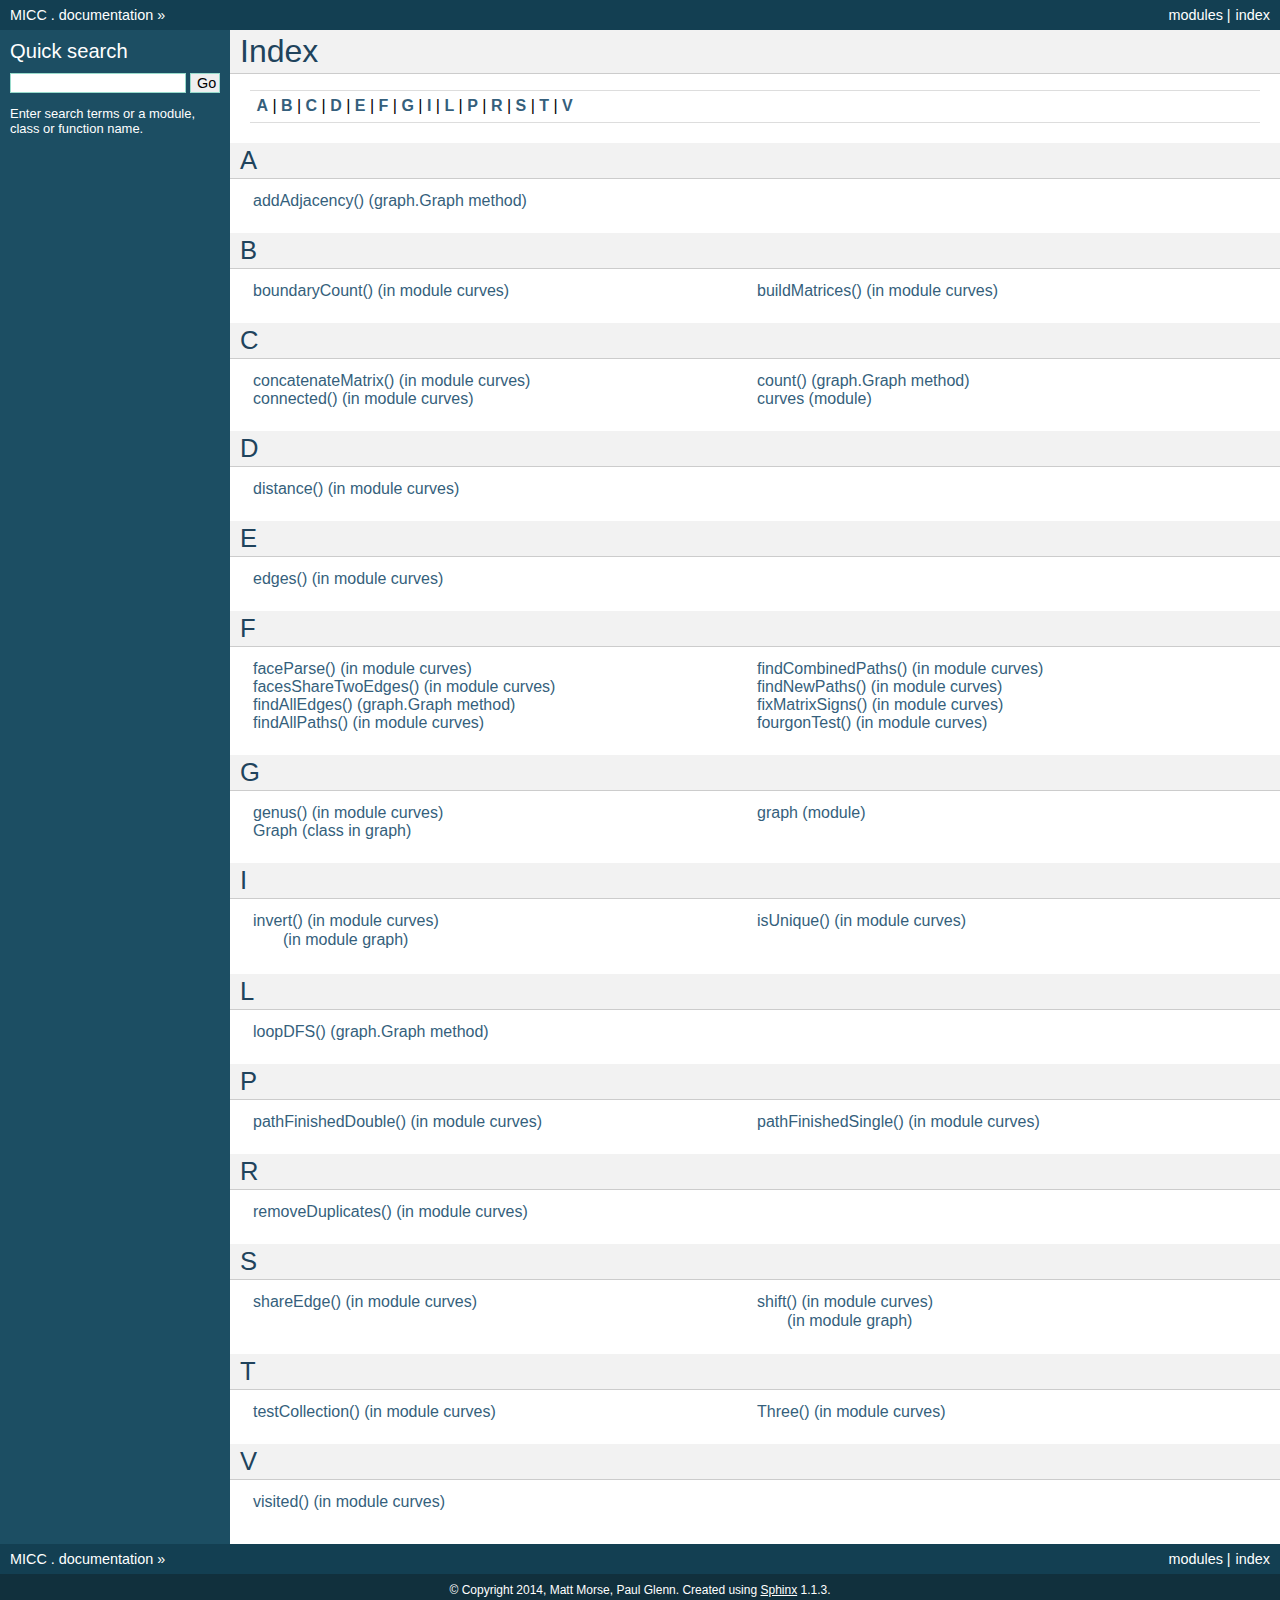
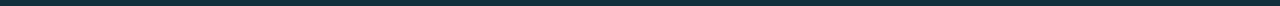
<file: docs/genindex.html>
<!DOCTYPE html PUBLIC "-//W3C//DTD XHTML 1.0 Transitional//EN"
  "http://www.w3.org/TR/xhtml1/DTD/xhtml1-transitional.dtd">


<html xmlns="http://www.w3.org/1999/xhtml">
  <head>
    <meta http-equiv="Content-Type" content="text/html; charset=utf-8" />
    
    <title>Index &mdash; MICC . documentation</title>
    
    <link rel="stylesheet" href="_static/default.css" type="text/css" />
    <link rel="stylesheet" href="_static/pygments.css" type="text/css" />
    
    <script type="text/javascript">
      var DOCUMENTATION_OPTIONS = {
        URL_ROOT:    '',
        VERSION:     '.',
        COLLAPSE_INDEX: false,
        FILE_SUFFIX: '.html',
        HAS_SOURCE:  true
      };
    </script>
    <script type="text/javascript" src="_static/jquery.js"></script>
    <script type="text/javascript" src="_static/underscore.js"></script>
    <script type="text/javascript" src="_static/doctools.js"></script>
    <script type="text/javascript" src="http://cdn.mathjax.org/mathjax/latest/MathJax.js?config=TeX-AMS-MML_HTMLorMML"></script>
    <link rel="top" title="MICC . documentation" href="index.html" /> 
  </head>
  <body>
    <div class="related">
      <h3>Navigation</h3>
      <ul>
        <li class="right" style="margin-right: 10px">
          <a href="#" title="General Index"
             accesskey="I">index</a></li>
        <li class="right" >
          <a href="py-modindex.html" title="Python Module Index"
             >modules</a> |</li>
        <li><a href="index.html">MICC . documentation</a> &raquo;</li> 
      </ul>
    </div>  

    <div class="document">
      <div class="documentwrapper">
        <div class="bodywrapper">
          <div class="body">
            

<h1 id="index">Index</h1>

<div class="genindex-jumpbox">
 <a href="#A"><strong>A</strong></a>
 | <a href="#B"><strong>B</strong></a>
 | <a href="#C"><strong>C</strong></a>
 | <a href="#D"><strong>D</strong></a>
 | <a href="#E"><strong>E</strong></a>
 | <a href="#F"><strong>F</strong></a>
 | <a href="#G"><strong>G</strong></a>
 | <a href="#I"><strong>I</strong></a>
 | <a href="#L"><strong>L</strong></a>
 | <a href="#P"><strong>P</strong></a>
 | <a href="#R"><strong>R</strong></a>
 | <a href="#S"><strong>S</strong></a>
 | <a href="#T"><strong>T</strong></a>
 | <a href="#V"><strong>V</strong></a>
 
</div>
<h2 id="A">A</h2>
<table style="width: 100%" class="indextable genindextable"><tr>
  <td style="width: 33%" valign="top"><dl>
      
  <dt><a href="index.html#graph.Graph.addAdjacency">addAdjacency() (graph.Graph method)</a>
  </dt>

  </dl></td>
</tr></table>

<h2 id="B">B</h2>
<table style="width: 100%" class="indextable genindextable"><tr>
  <td style="width: 33%" valign="top"><dl>
      
  <dt><a href="index.html#curves.boundaryCount">boundaryCount() (in module curves)</a>
  </dt>

  </dl></td>
  <td style="width: 33%" valign="top"><dl>
      
  <dt><a href="index.html#curves.buildMatrices">buildMatrices() (in module curves)</a>
  </dt>

  </dl></td>
</tr></table>

<h2 id="C">C</h2>
<table style="width: 100%" class="indextable genindextable"><tr>
  <td style="width: 33%" valign="top"><dl>
      
  <dt><a href="index.html#curves.concatenateMatrix">concatenateMatrix() (in module curves)</a>
  </dt>

      
  <dt><a href="index.html#curves.connected">connected() (in module curves)</a>
  </dt>

  </dl></td>
  <td style="width: 33%" valign="top"><dl>
      
  <dt><a href="index.html#graph.Graph.count">count() (graph.Graph method)</a>
  </dt>

      
  <dt><a href="index.html#module-curves">curves (module)</a>
  </dt>

  </dl></td>
</tr></table>

<h2 id="D">D</h2>
<table style="width: 100%" class="indextable genindextable"><tr>
  <td style="width: 33%" valign="top"><dl>
      
  <dt><a href="index.html#curves.distance">distance() (in module curves)</a>
  </dt>

  </dl></td>
</tr></table>

<h2 id="E">E</h2>
<table style="width: 100%" class="indextable genindextable"><tr>
  <td style="width: 33%" valign="top"><dl>
      
  <dt><a href="index.html#curves.edges">edges() (in module curves)</a>
  </dt>

  </dl></td>
</tr></table>

<h2 id="F">F</h2>
<table style="width: 100%" class="indextable genindextable"><tr>
  <td style="width: 33%" valign="top"><dl>
      
  <dt><a href="index.html#curves.faceParse">faceParse() (in module curves)</a>
  </dt>

      
  <dt><a href="index.html#curves.facesShareTwoEdges">facesShareTwoEdges() (in module curves)</a>
  </dt>

      
  <dt><a href="index.html#graph.Graph.findAllEdges">findAllEdges() (graph.Graph method)</a>
  </dt>

      
  <dt><a href="index.html#curves.findAllPaths">findAllPaths() (in module curves)</a>
  </dt>

  </dl></td>
  <td style="width: 33%" valign="top"><dl>
      
  <dt><a href="index.html#curves.findCombinedPaths">findCombinedPaths() (in module curves)</a>
  </dt>

      
  <dt><a href="index.html#curves.findNewPaths">findNewPaths() (in module curves)</a>
  </dt>

      
  <dt><a href="index.html#curves.fixMatrixSigns">fixMatrixSigns() (in module curves)</a>
  </dt>

      
  <dt><a href="index.html#curves.fourgonTest">fourgonTest() (in module curves)</a>
  </dt>

  </dl></td>
</tr></table>

<h2 id="G">G</h2>
<table style="width: 100%" class="indextable genindextable"><tr>
  <td style="width: 33%" valign="top"><dl>
      
  <dt><a href="index.html#curves.genus">genus() (in module curves)</a>
  </dt>

      
  <dt><a href="index.html#graph.Graph">Graph (class in graph)</a>
  </dt>

  </dl></td>
  <td style="width: 33%" valign="top"><dl>
      
  <dt><a href="index.html#module-graph">graph (module)</a>
  </dt>

  </dl></td>
</tr></table>

<h2 id="I">I</h2>
<table style="width: 100%" class="indextable genindextable"><tr>
  <td style="width: 33%" valign="top"><dl>
      
  <dt><a href="index.html#curves.invert">invert() (in module curves)</a>
  </dt>

      <dd><dl>
        
  <dt><a href="index.html#graph.invert">(in module graph)</a>
  </dt>

      </dl></dd>
  </dl></td>
  <td style="width: 33%" valign="top"><dl>
      
  <dt><a href="index.html#curves.isUnique">isUnique() (in module curves)</a>
  </dt>

  </dl></td>
</tr></table>

<h2 id="L">L</h2>
<table style="width: 100%" class="indextable genindextable"><tr>
  <td style="width: 33%" valign="top"><dl>
      
  <dt><a href="index.html#graph.Graph.loopDFS">loopDFS() (graph.Graph method)</a>
  </dt>

  </dl></td>
</tr></table>

<h2 id="P">P</h2>
<table style="width: 100%" class="indextable genindextable"><tr>
  <td style="width: 33%" valign="top"><dl>
      
  <dt><a href="index.html#curves.pathFinishedDouble">pathFinishedDouble() (in module curves)</a>
  </dt>

  </dl></td>
  <td style="width: 33%" valign="top"><dl>
      
  <dt><a href="index.html#curves.pathFinishedSingle">pathFinishedSingle() (in module curves)</a>
  </dt>

  </dl></td>
</tr></table>

<h2 id="R">R</h2>
<table style="width: 100%" class="indextable genindextable"><tr>
  <td style="width: 33%" valign="top"><dl>
      
  <dt><a href="index.html#curves.removeDuplicates">removeDuplicates() (in module curves)</a>
  </dt>

  </dl></td>
</tr></table>

<h2 id="S">S</h2>
<table style="width: 100%" class="indextable genindextable"><tr>
  <td style="width: 33%" valign="top"><dl>
      
  <dt><a href="index.html#curves.shareEdge">shareEdge() (in module curves)</a>
  </dt>

  </dl></td>
  <td style="width: 33%" valign="top"><dl>
      
  <dt><a href="index.html#curves.shift">shift() (in module curves)</a>
  </dt>

      <dd><dl>
        
  <dt><a href="index.html#graph.shift">(in module graph)</a>
  </dt>

      </dl></dd>
  </dl></td>
</tr></table>

<h2 id="T">T</h2>
<table style="width: 100%" class="indextable genindextable"><tr>
  <td style="width: 33%" valign="top"><dl>
      
  <dt><a href="index.html#curves.testCollection">testCollection() (in module curves)</a>
  </dt>

  </dl></td>
  <td style="width: 33%" valign="top"><dl>
      
  <dt><a href="index.html#curves.Three">Three() (in module curves)</a>
  </dt>

  </dl></td>
</tr></table>

<h2 id="V">V</h2>
<table style="width: 100%" class="indextable genindextable"><tr>
  <td style="width: 33%" valign="top"><dl>
      
  <dt><a href="index.html#curves.visited">visited() (in module curves)</a>
  </dt>

  </dl></td>
</tr></table>



          </div>
        </div>
      </div>
      <div class="sphinxsidebar">
        <div class="sphinxsidebarwrapper">

   

<div id="searchbox" style="display: none">
  <h3>Quick search</h3>
    <form class="search" action="search.html" method="get">
      <input type="text" name="q" />
      <input type="submit" value="Go" />
      <input type="hidden" name="check_keywords" value="yes" />
      <input type="hidden" name="area" value="default" />
    </form>
    <p class="searchtip" style="font-size: 90%">
    Enter search terms or a module, class or function name.
    </p>
</div>
<script type="text/javascript">$('#searchbox').show(0);</script>
        </div>
      </div>
      <div class="clearer"></div>
    </div>
    <div class="related">
      <h3>Navigation</h3>
      <ul>
        <li class="right" style="margin-right: 10px">
          <a href="#" title="General Index"
             >index</a></li>
        <li class="right" >
          <a href="py-modindex.html" title="Python Module Index"
             >modules</a> |</li>
        <li><a href="index.html">MICC . documentation</a> &raquo;</li> 
      </ul>
    </div>
    <div class="footer">
        &copy; Copyright 2014, Matt Morse, Paul Glenn.
      Created using <a href="http://sphinx.pocoo.org/">Sphinx</a> 1.1.3.
    </div>
  </body>
</html>
</file>
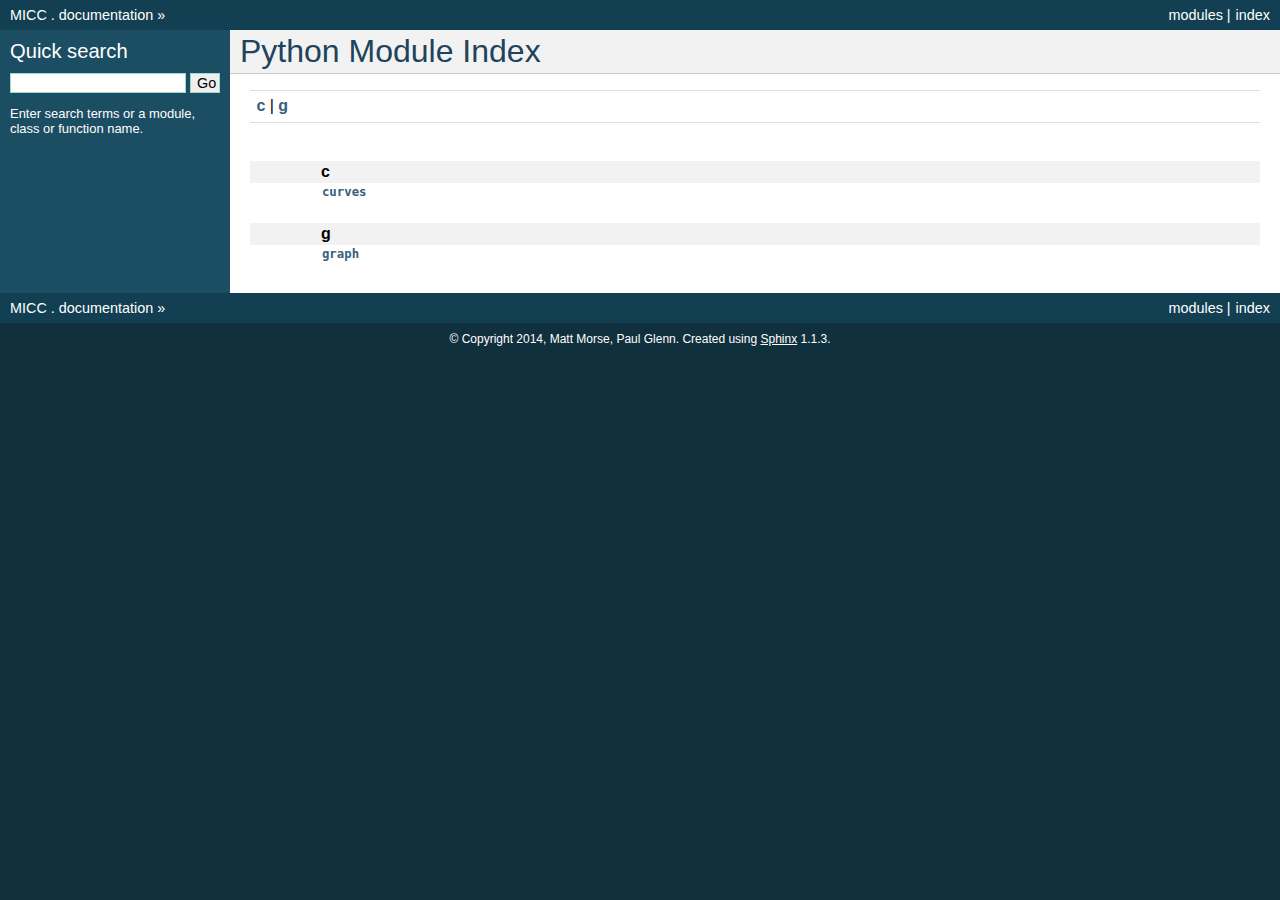
<file: docs/py-modindex.html>
<!DOCTYPE html PUBLIC "-//W3C//DTD XHTML 1.0 Transitional//EN"
  "http://www.w3.org/TR/xhtml1/DTD/xhtml1-transitional.dtd">


<html xmlns="http://www.w3.org/1999/xhtml">
  <head>
    <meta http-equiv="Content-Type" content="text/html; charset=utf-8" />
    
    <title>Python Module Index &mdash; MICC . documentation</title>
    
    <link rel="stylesheet" href="_static/default.css" type="text/css" />
    <link rel="stylesheet" href="_static/pygments.css" type="text/css" />
    
    <script type="text/javascript">
      var DOCUMENTATION_OPTIONS = {
        URL_ROOT:    '',
        VERSION:     '.',
        COLLAPSE_INDEX: false,
        FILE_SUFFIX: '.html',
        HAS_SOURCE:  true
      };
    </script>
    <script type="text/javascript" src="_static/jquery.js"></script>
    <script type="text/javascript" src="_static/underscore.js"></script>
    <script type="text/javascript" src="_static/doctools.js"></script>
    <script type="text/javascript" src="http://cdn.mathjax.org/mathjax/latest/MathJax.js?config=TeX-AMS-MML_HTMLorMML"></script>
    <link rel="top" title="MICC . documentation" href="index.html" />
 

    <script type="text/javascript">
      DOCUMENTATION_OPTIONS.COLLAPSE_INDEX = true;
    </script>


  </head>
  <body>
    <div class="related">
      <h3>Navigation</h3>
      <ul>
        <li class="right" style="margin-right: 10px">
          <a href="genindex.html" title="General Index"
             accesskey="I">index</a></li>
        <li class="right" >
          <a href="#" title="Python Module Index"
             >modules</a> |</li>
        <li><a href="index.html">MICC . documentation</a> &raquo;</li> 
      </ul>
    </div>  

    <div class="document">
      <div class="documentwrapper">
        <div class="bodywrapper">
          <div class="body">
            

   <h1>Python Module Index</h1>

   <div class="modindex-jumpbox">
   <a href="#cap-c"><strong>c</strong></a> | 
   <a href="#cap-g"><strong>g</strong></a>
   </div>

   <table class="indextable modindextable" cellspacing="0" cellpadding="2">
     <tr class="pcap"><td></td><td>&nbsp;</td><td></td></tr>
     <tr class="cap" id="cap-c"><td></td><td>
       <strong>c</strong></td><td></td></tr>
     <tr>
       <td></td>
       <td>
       <a href="index.html#module-curves"><tt class="xref">curves</tt></a></td><td>
       <em></em></td></tr>
     <tr class="pcap"><td></td><td>&nbsp;</td><td></td></tr>
     <tr class="cap" id="cap-g"><td></td><td>
       <strong>g</strong></td><td></td></tr>
     <tr>
       <td></td>
       <td>
       <a href="index.html#module-graph"><tt class="xref">graph</tt></a></td><td>
       <em></em></td></tr>
   </table>


          </div>
        </div>
      </div>
      <div class="sphinxsidebar">
        <div class="sphinxsidebarwrapper">
<div id="searchbox" style="display: none">
  <h3>Quick search</h3>
    <form class="search" action="search.html" method="get">
      <input type="text" name="q" />
      <input type="submit" value="Go" />
      <input type="hidden" name="check_keywords" value="yes" />
      <input type="hidden" name="area" value="default" />
    </form>
    <p class="searchtip" style="font-size: 90%">
    Enter search terms or a module, class or function name.
    </p>
</div>
<script type="text/javascript">$('#searchbox').show(0);</script>
        </div>
      </div>
      <div class="clearer"></div>
    </div>
    <div class="related">
      <h3>Navigation</h3>
      <ul>
        <li class="right" style="margin-right: 10px">
          <a href="genindex.html" title="General Index"
             >index</a></li>
        <li class="right" >
          <a href="#" title="Python Module Index"
             >modules</a> |</li>
        <li><a href="index.html">MICC . documentation</a> &raquo;</li> 
      </ul>
    </div>
    <div class="footer">
        &copy; Copyright 2014, Matt Morse, Paul Glenn.
      Created using <a href="http://sphinx.pocoo.org/">Sphinx</a> 1.1.3.
    </div>
  </body>
</html>
</file>
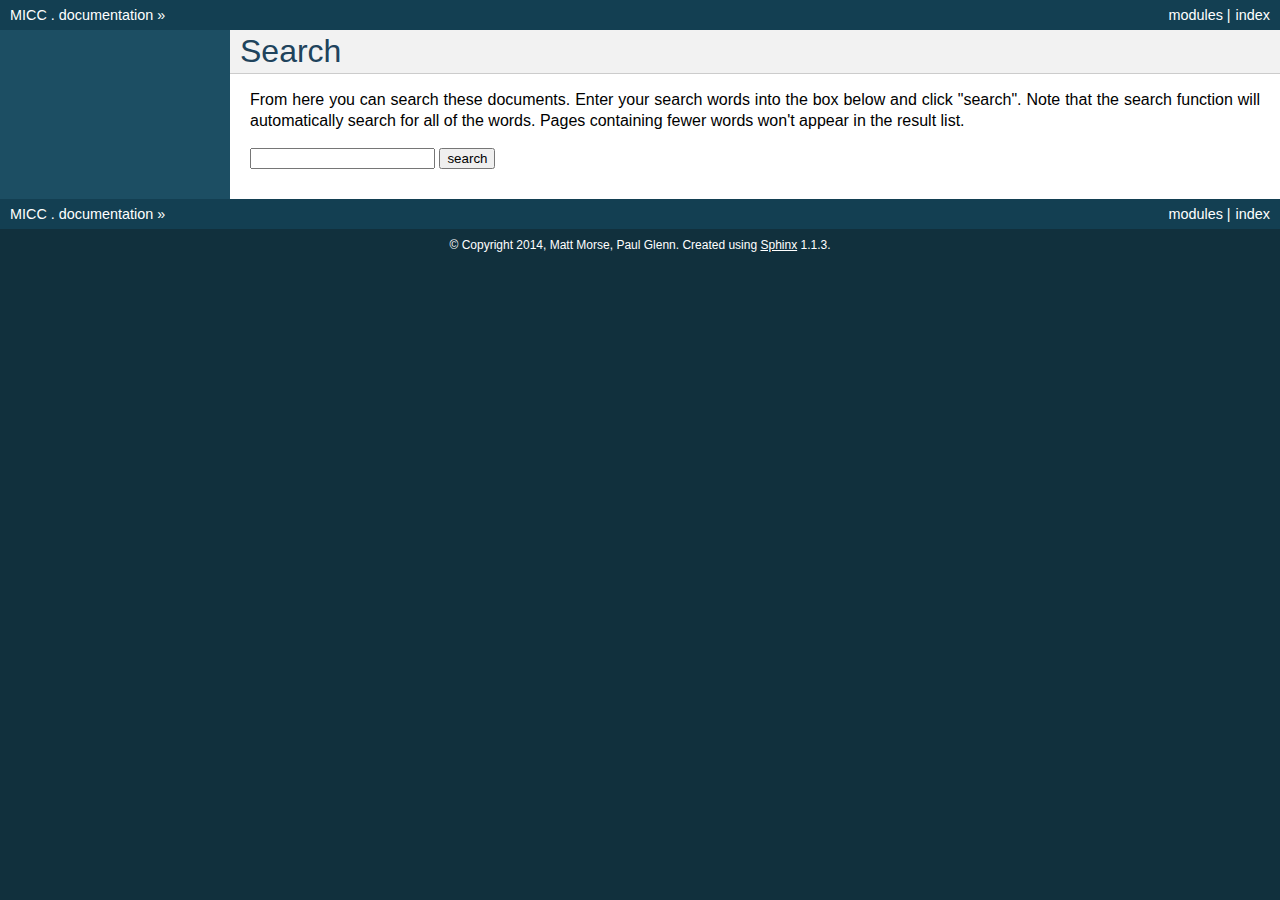
<file: docs/search.html>
<!DOCTYPE html PUBLIC "-//W3C//DTD XHTML 1.0 Transitional//EN"
  "http://www.w3.org/TR/xhtml1/DTD/xhtml1-transitional.dtd">


<html xmlns="http://www.w3.org/1999/xhtml">
  <head>
    <meta http-equiv="Content-Type" content="text/html; charset=utf-8" />
    
    <title>Search &mdash; MICC . documentation</title>
    
    <link rel="stylesheet" href="_static/default.css" type="text/css" />
    <link rel="stylesheet" href="_static/pygments.css" type="text/css" />
    
    <script type="text/javascript">
      var DOCUMENTATION_OPTIONS = {
        URL_ROOT:    '',
        VERSION:     '.',
        COLLAPSE_INDEX: false,
        FILE_SUFFIX: '.html',
        HAS_SOURCE:  true
      };
    </script>
    <script type="text/javascript" src="_static/jquery.js"></script>
    <script type="text/javascript" src="_static/underscore.js"></script>
    <script type="text/javascript" src="_static/doctools.js"></script>
    <script type="text/javascript" src="http://cdn.mathjax.org/mathjax/latest/MathJax.js?config=TeX-AMS-MML_HTMLorMML"></script>
    <script type="text/javascript" src="_static/searchtools.js"></script>
    <link rel="top" title="MICC . documentation" href="index.html" />
  <script type="text/javascript">
    jQuery(function() { Search.loadIndex("searchindex.js"); });
  </script>
   

  </head>
  <body>
    <div class="related">
      <h3>Navigation</h3>
      <ul>
        <li class="right" style="margin-right: 10px">
          <a href="genindex.html" title="General Index"
             accesskey="I">index</a></li>
        <li class="right" >
          <a href="py-modindex.html" title="Python Module Index"
             >modules</a> |</li>
        <li><a href="index.html">MICC . documentation</a> &raquo;</li> 
      </ul>
    </div>  

    <div class="document">
      <div class="documentwrapper">
        <div class="bodywrapper">
          <div class="body">
            
  <h1 id="search-documentation">Search</h1>
  <div id="fallback" class="admonition warning">
  <script type="text/javascript">$('#fallback').hide();</script>
  <p>
    Please activate JavaScript to enable the search
    functionality.
  </p>
  </div>
  <p>
    From here you can search these documents. Enter your search
    words into the box below and click "search". Note that the search
    function will automatically search for all of the words. Pages
    containing fewer words won't appear in the result list.
  </p>
  <form action="" method="get">
    <input type="text" name="q" value="" />
    <input type="submit" value="search" />
    <span id="search-progress" style="padding-left: 10px"></span>
  </form>
  
  <div id="search-results">
  
  </div>

          </div>
        </div>
      </div>
      <div class="sphinxsidebar">
        <div class="sphinxsidebarwrapper">
        </div>
      </div>
      <div class="clearer"></div>
    </div>
    <div class="related">
      <h3>Navigation</h3>
      <ul>
        <li class="right" style="margin-right: 10px">
          <a href="genindex.html" title="General Index"
             >index</a></li>
        <li class="right" >
          <a href="py-modindex.html" title="Python Module Index"
             >modules</a> |</li>
        <li><a href="index.html">MICC . documentation</a> &raquo;</li> 
      </ul>
    </div>
    <div class="footer">
        &copy; Copyright 2014, Matt Morse, Paul Glenn.
      Created using <a href="http://sphinx.pocoo.org/">Sphinx</a> 1.1.3.
    </div>
  </body>
</html>
</file>
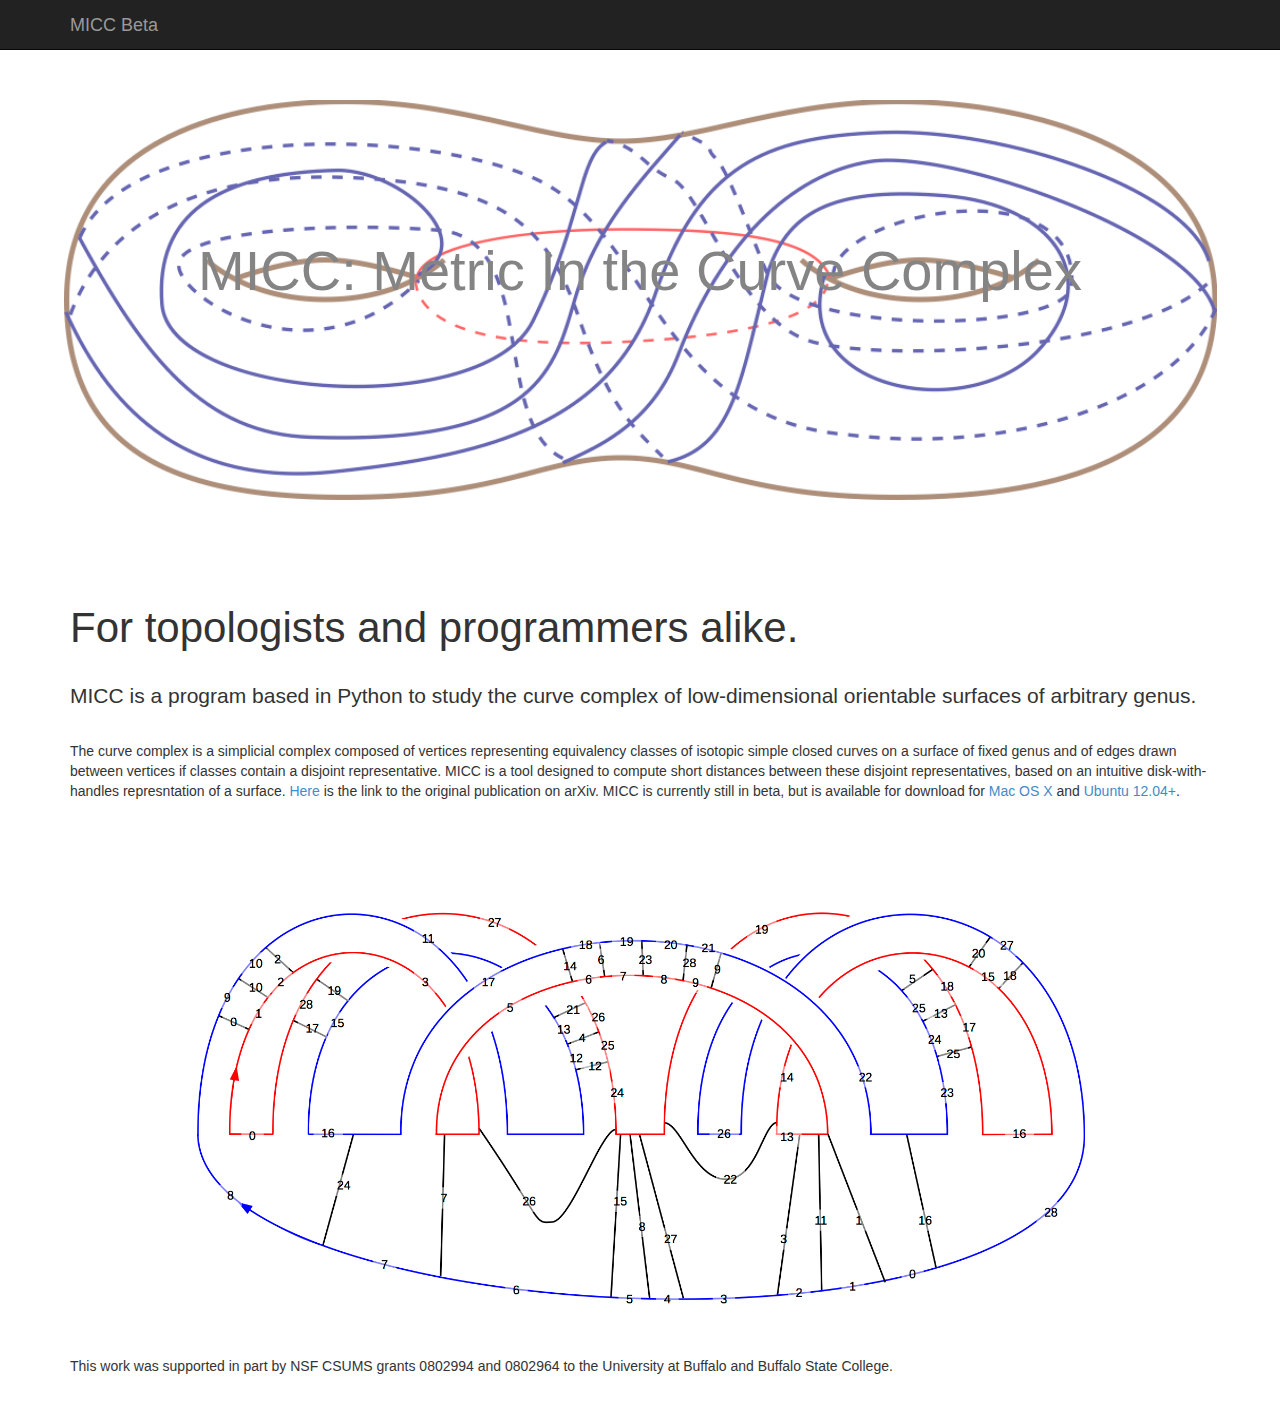
<file: full-width-pics/full-width-pics.html>
<!DOCTYPE html>
<html lang="en">

<head>
    <meta charset="utf-8">
    <meta name="viewport" content="width=device-width, initial-scale=1.0">
    <meta name="description" content="">
    <meta name="author" content="">

    <title>MICC: Metric In the Curve Complex</title>

    <!-- Bootstrap core CSS -->
    <link href="css/bootstrap.css" rel="stylesheet">

    <!-- Custom CSS for the 'Full Width Pics' Template -->
    <link href="css/full-width-pics.css" rel="stylesheet">
</head>

<body>

    <nav class="navbar navbar-fixed-top navbar-inverse" role="navigation">
        <div class="container">
            <div class="navbar-header">
                <button type="button" class="navbar-toggle" data-toggle="collapse" data-target=".navbar-ex1-collapse">
                    <span class="sr-only">Toggle navigation</span>
                    <span class="icon-bar"></span>
                    <span class="icon-bar"></span>
                    <span class="icon-bar"></span>
                </button>
                <a class="navbar-brand" href="index.php">MICC Beta</a>
            </div>

            <!-- Collect the nav links, forms, and other content for toggling -->
            <div class="collapse navbar-collapse navbar-ex1-collapse">
                <ul class="nav navbar-nav">
                    <!--<li><a href="#">About</a>
                    </li>
                    <li><a href="#download">Download</a>
                    </li>
                    <li><a href="#contact">Contact</a>
                    </li>-->
                </ul>
            </div>
            <!-- /.navbar-collapse -->
        </div>
        <!-- /.container -->
    </nav>

    <div class="full-width-image-1">

        <div class="logo-wrapper">
            <h3 class="header">MICC: Metric In the Curve Complex</h3>
            <!--<img class="img-responsive" src="http://placehold.it/200x200&text=Logo" />-->
        </div>

    </div>
    <!-- /full-width-image-1 -->

    <div class="container">
        <div class="row">
            <div class="col-lg-12 section" name="about">
                <h1 class="section-heading" >For topologists and programmers alike.</h1>
                <p class="lead section-lead">MICC is a program based in Python to study the curve complex of low-dimensional orientable surfaces of arbitrary genus. </p>
                <p class="section-paragraph">The curve complex is a simplicial complex composed of vertices representing equivalency classes of isotopic simple closed curves on a surface of fixed genus and of edges drawn between vertices if classes contain a disjoint representative. MICC is a tool designed to compute short distances between these disjoint representatives, based on an intuitive disk-with-handles represntation of a surface. <a href="#">Here</a> is the link to the original publication on arXiv. MICC is currently still in beta, but is available for download for <a href="">Mac OS X</a> and <a href="">Ubuntu 12.04+</a>. 
                </p>
            </div>
        </div>
    </div>
    <!-/full-width-image-2 -->
        <!-- box content goes here if you want to put text or a button in here -->
    <div class="full-width-image-2">

    </div>

    <!--<div class="container">
        <div class="row">
            <div class="col-lg-12 section">
                <h1 class="section-heading">Another Interesting Headline</h1>
                <p class="lead section-lead">The two different full width images are defined in the CSS. They aren't the same! One has a defined height, and one does not! Go crazy and get creative!</p>
                <p class="section-paragraph">Lorem ipsum dolor sit amet, consectetur adipiscing elit. Nullam sollicitudin auctor quam ac tempor. Cras a ante sed libero mollis sodales. Praesent fringilla, neque ut ultrices faucibus, dolor eros ultrices neque, nec bibendum arcu ipsum eget justo. Phasellus vestibulum sagittis purus laoreet varius. Pellentesque malesuada malesuada mattis. Aliquam sed porta nisi, eget suscipit dolor. Nam ipsum sapien, rhoncus eu leo eu, ultricies pellentesque tellus.</p>
            </div>
        </div>
    </div>-->

    <!-- FOOTER -->
    <div class="container">
        <footer>
            <div class="row">
                <div class="col-lg-12">
                     This work was supported in part by NSF CSUMS grants 0802994 and 0802964 to the University at Buffalo and Buffalo State College.
                </div>
            </div>
        </footer>
    </div>

    </div>
    <!-- /container -->

    <!-- JavaScript -->
    <script src="js/jquery-1.10.2.js"></script>
    <script src="js/bootstrap.js"></script>

</body>

</html>
</file>
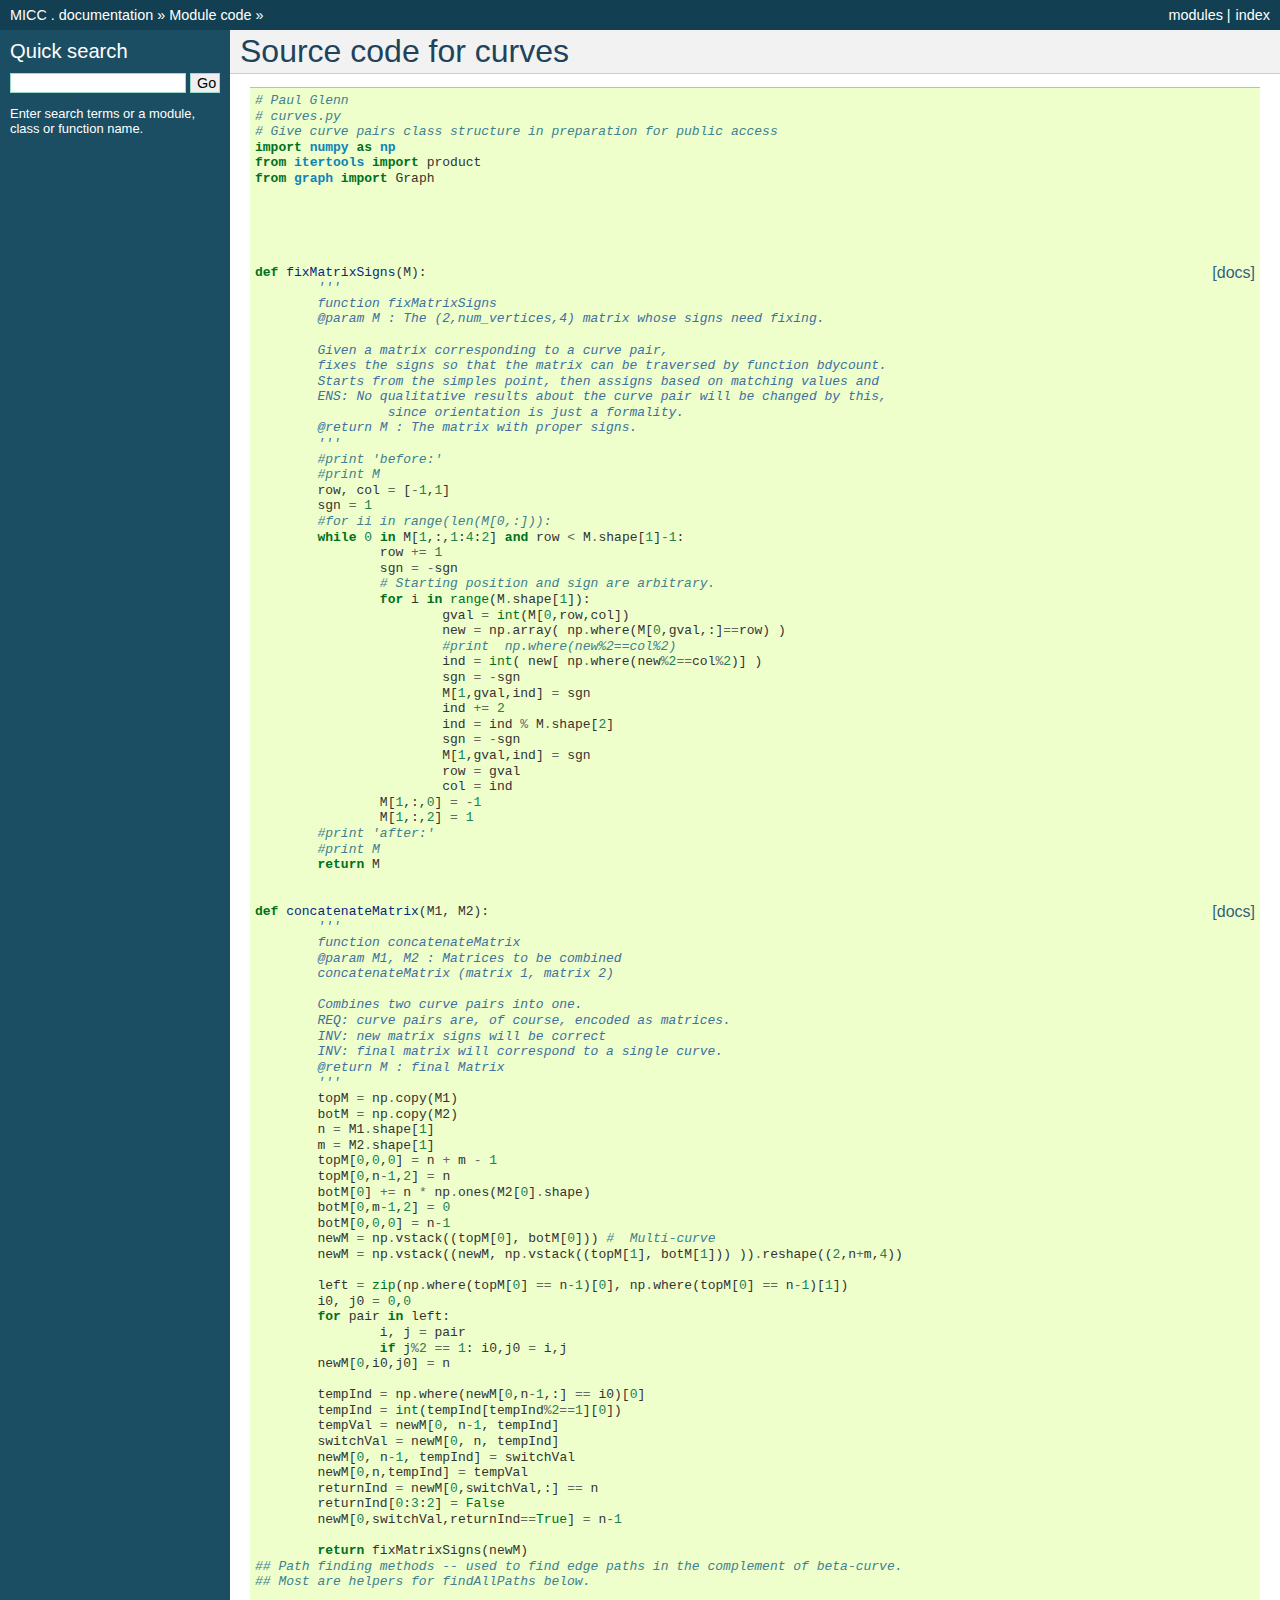
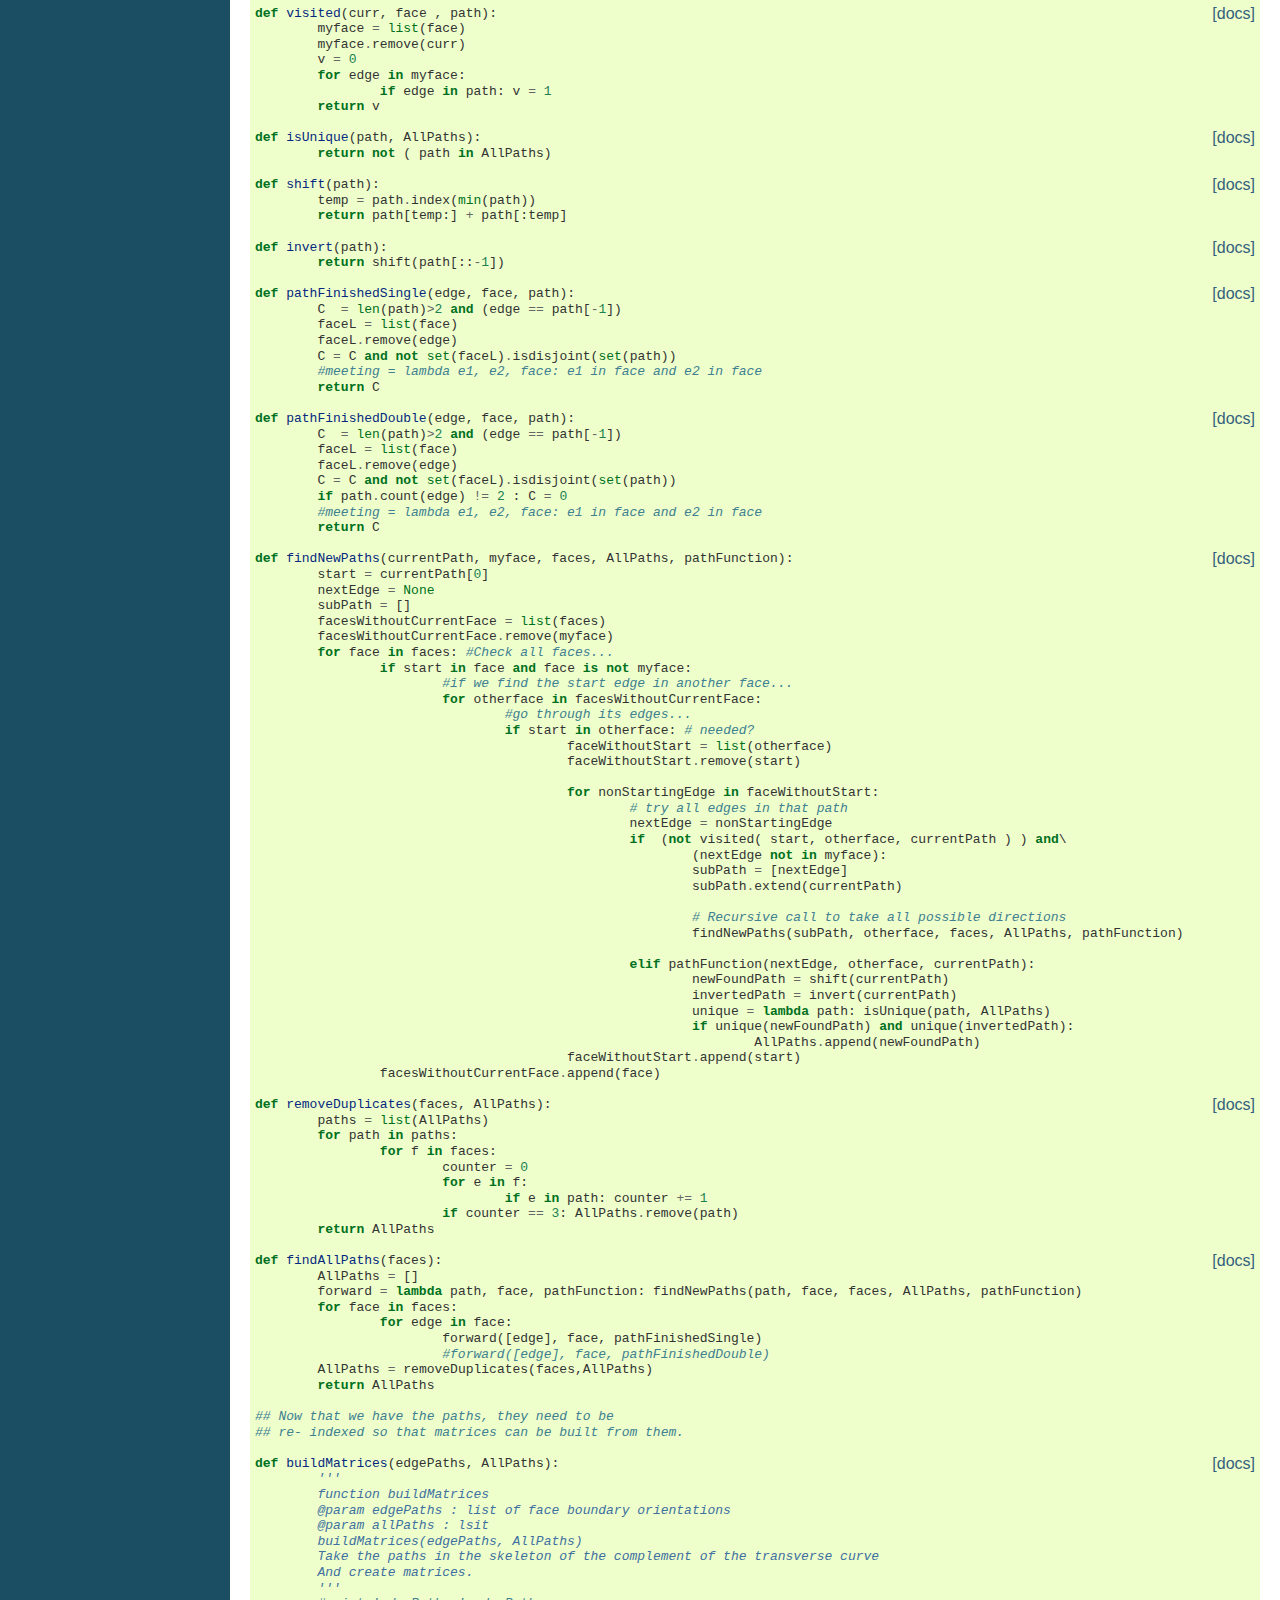
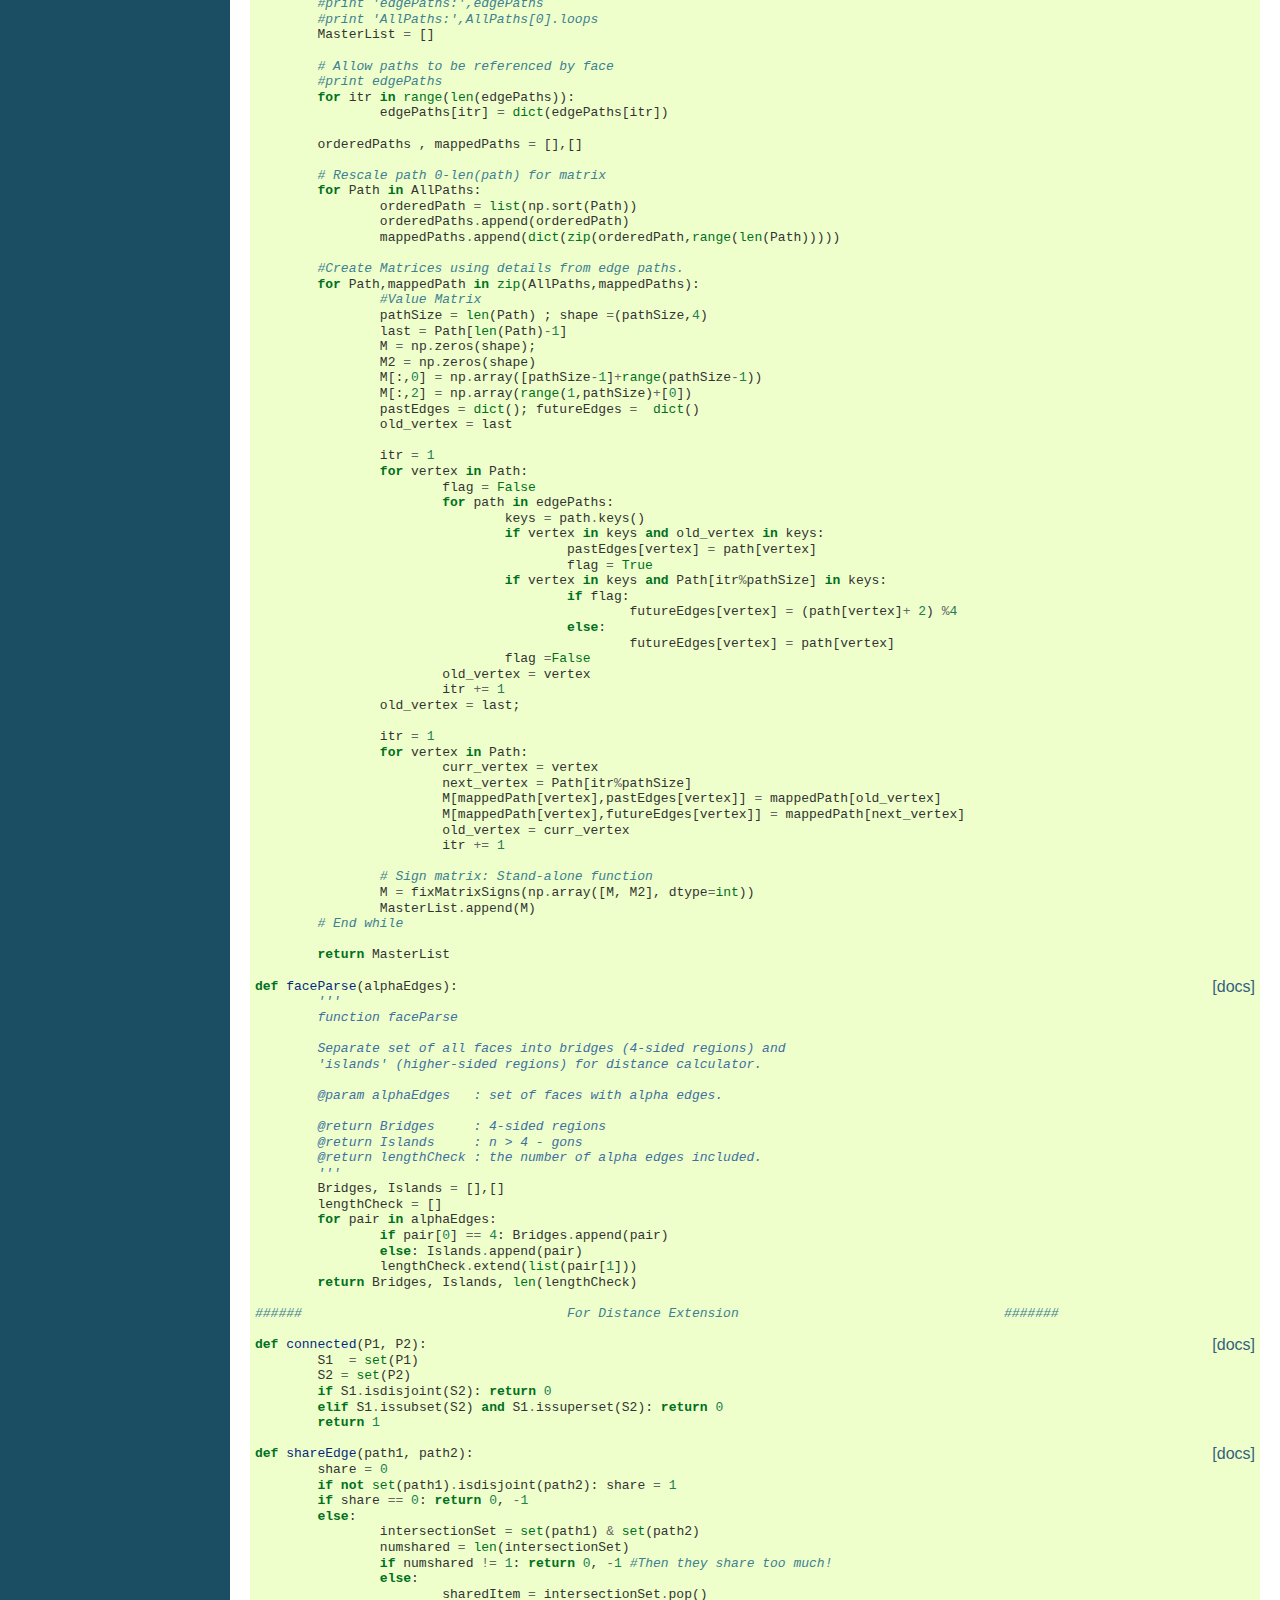
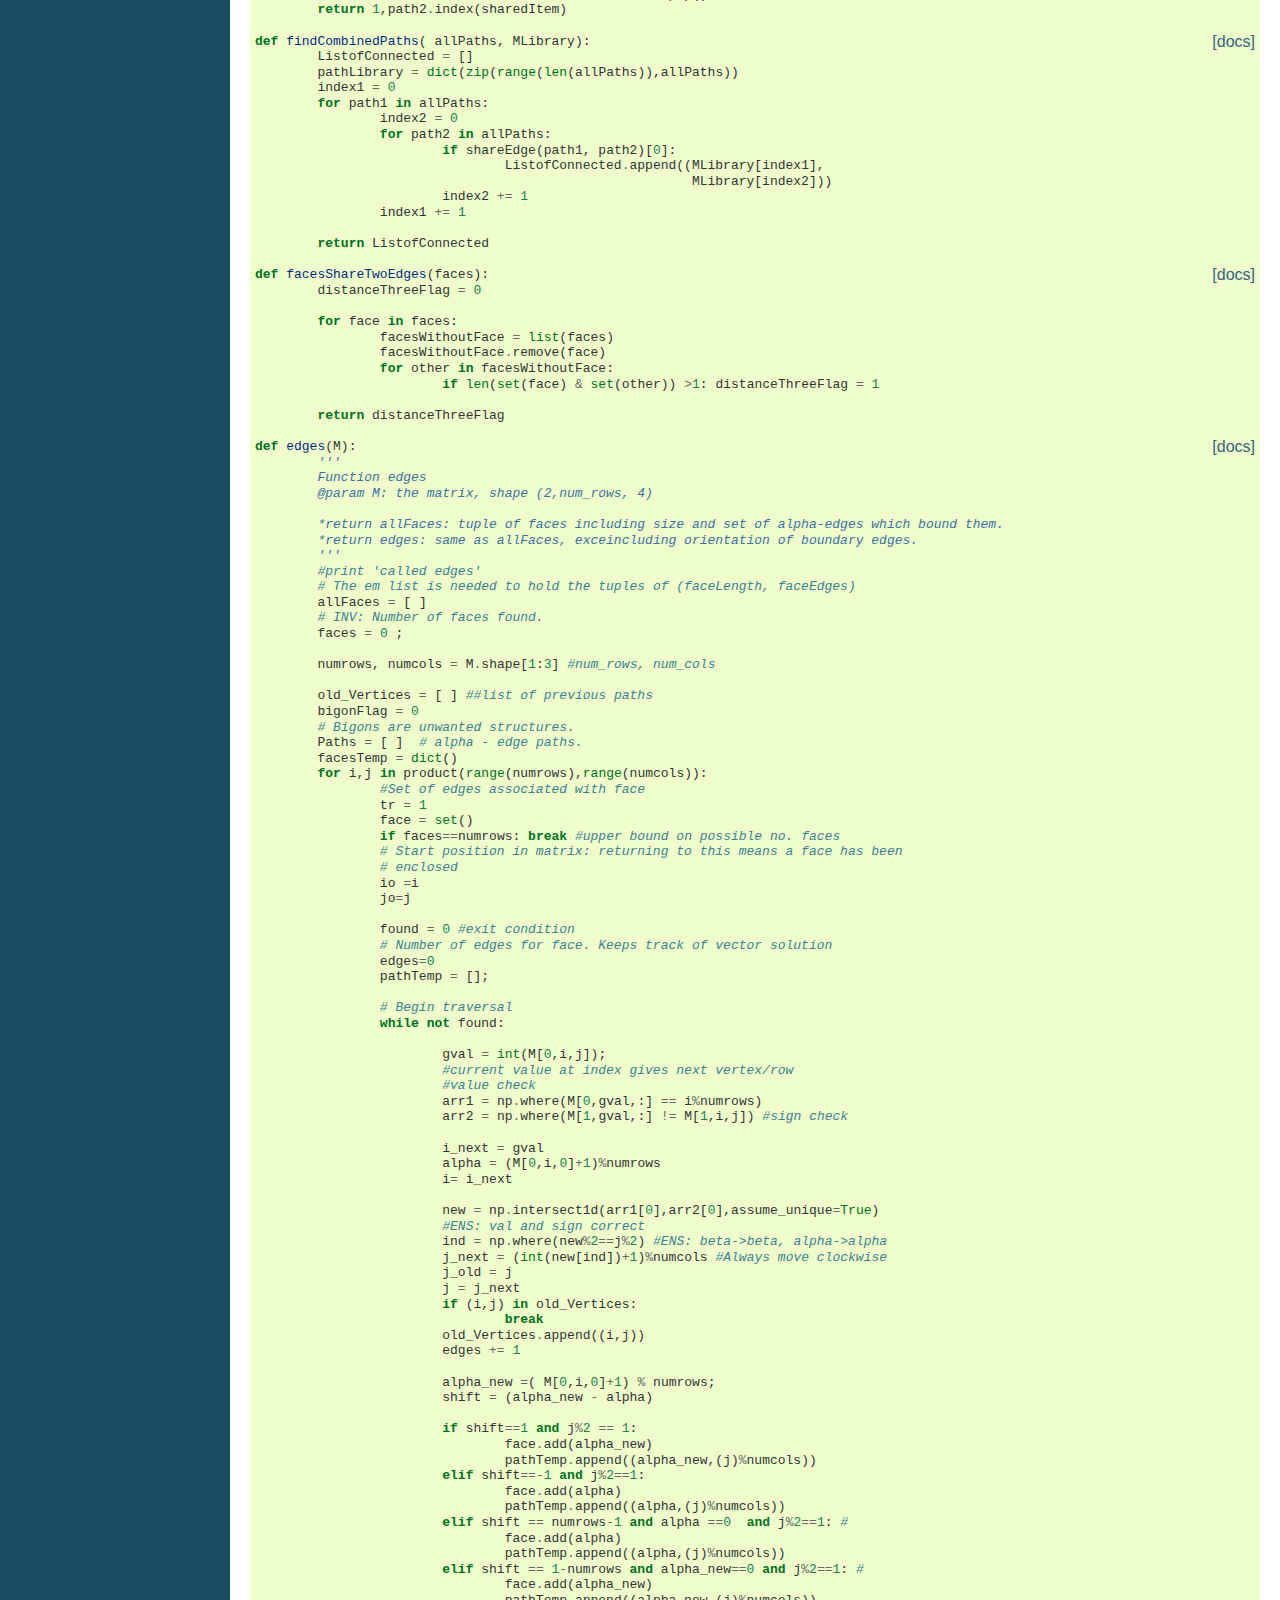
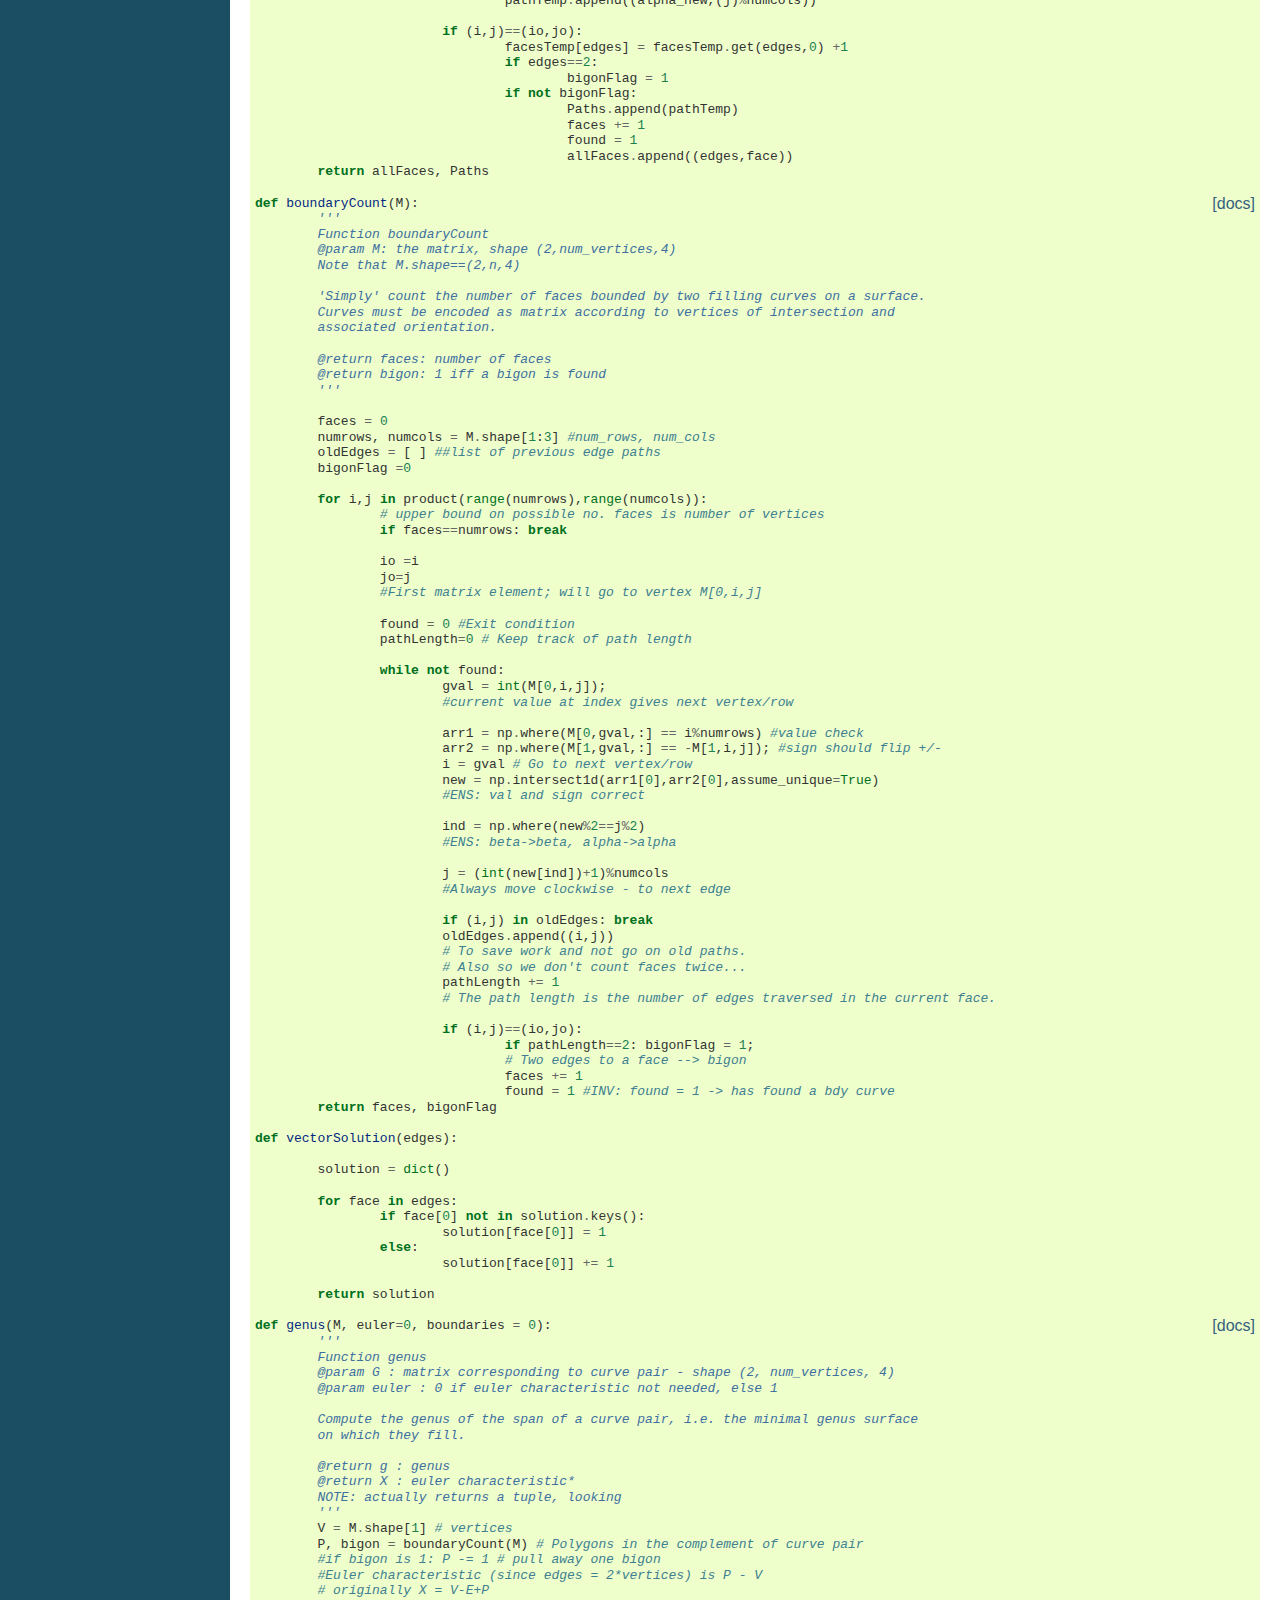
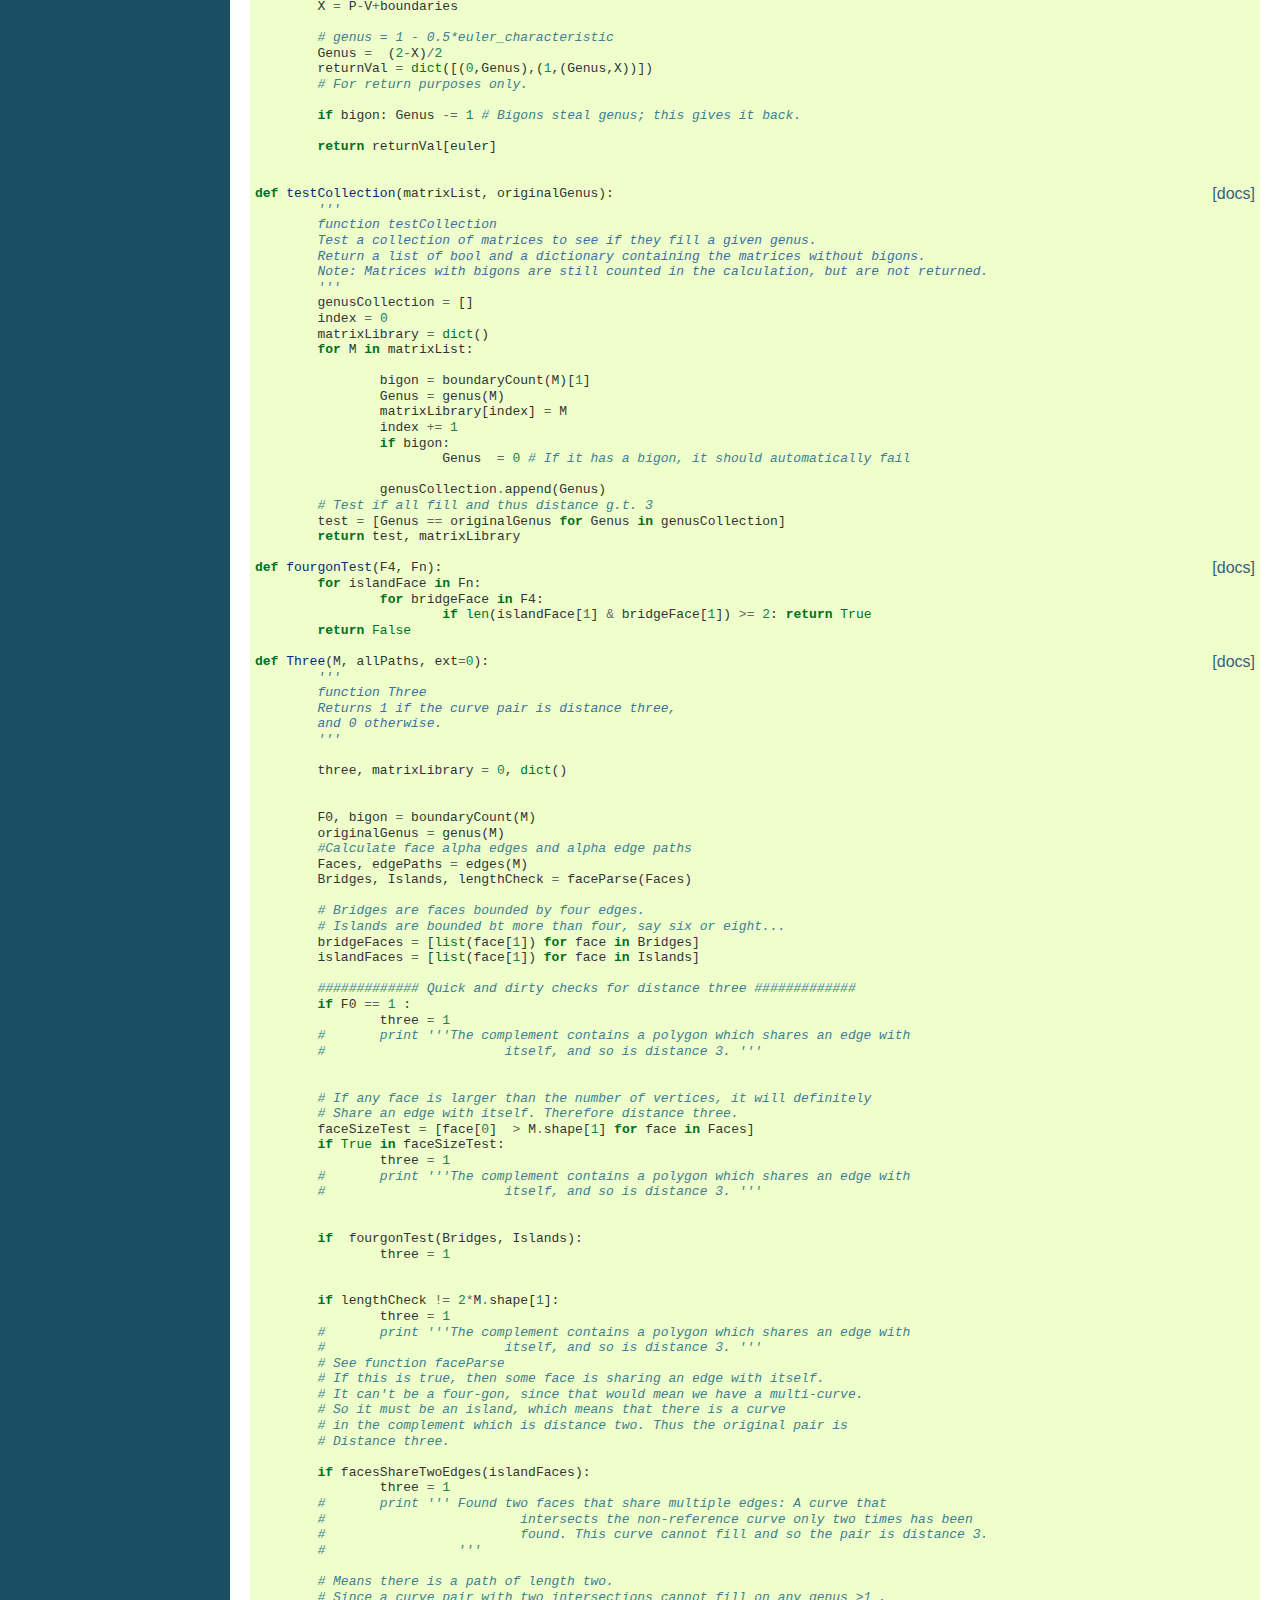
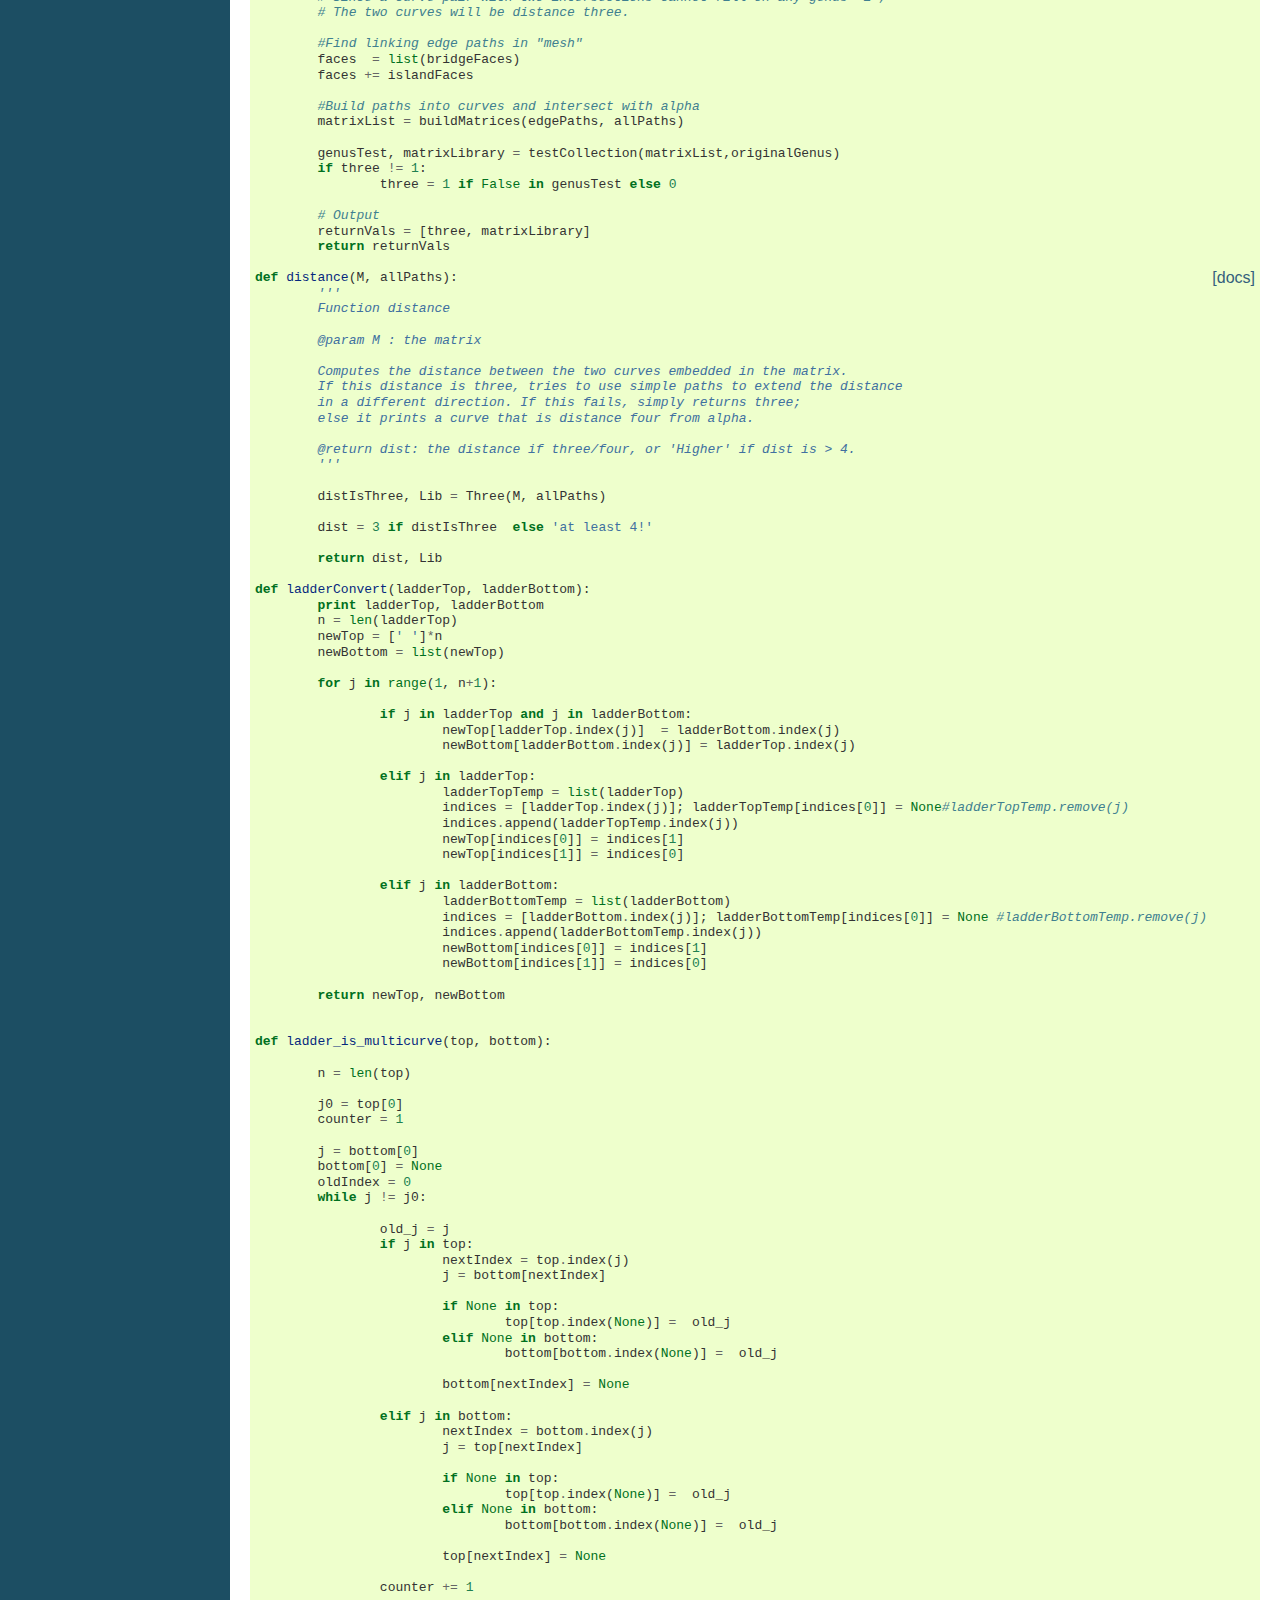
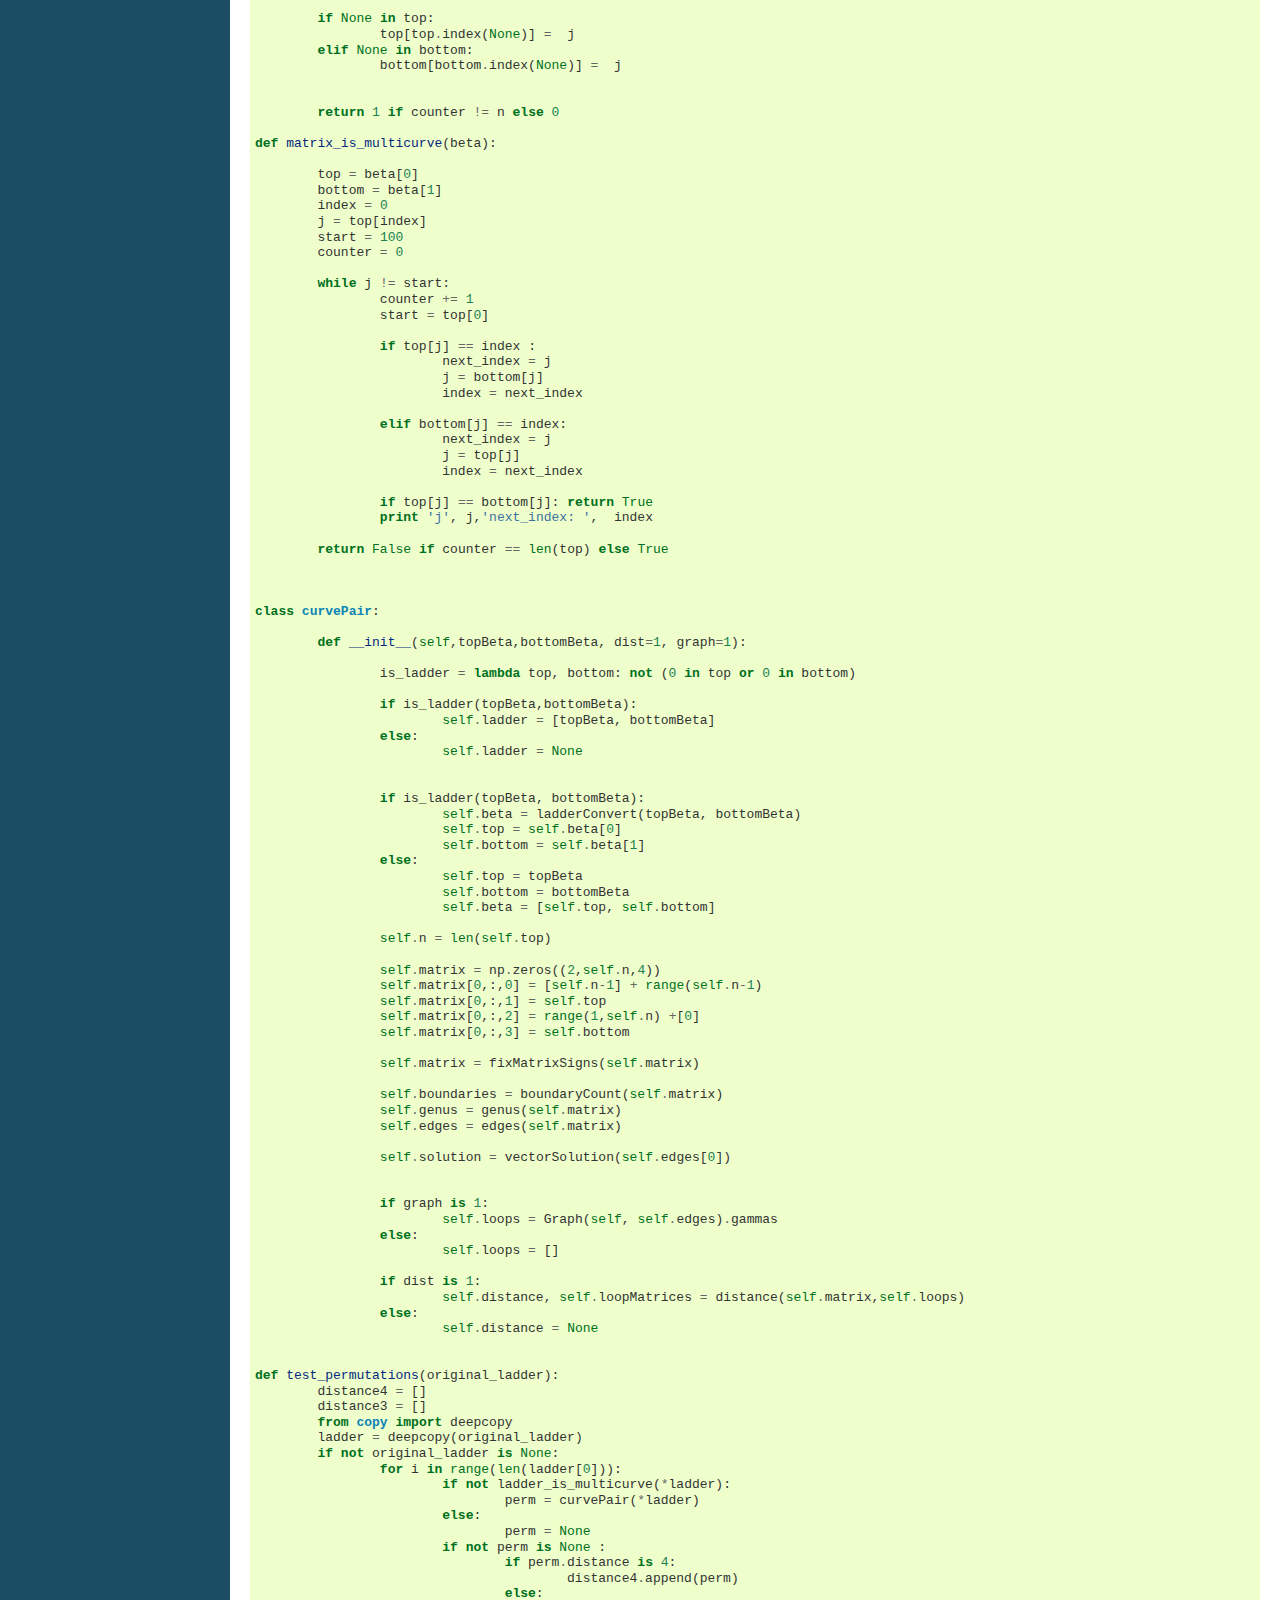
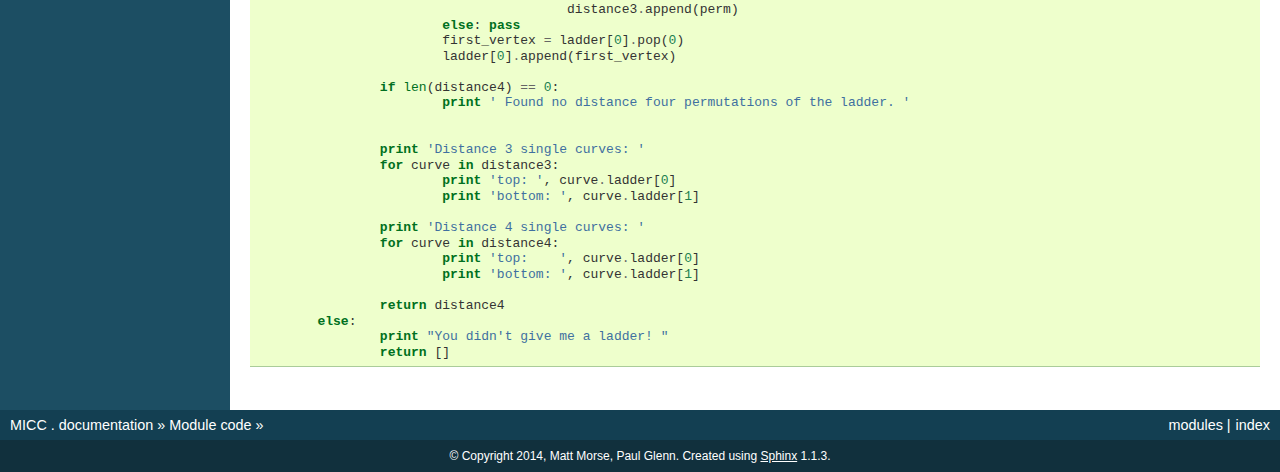
<file: docs/_modules/curves.html>
<!DOCTYPE html PUBLIC "-//W3C//DTD XHTML 1.0 Transitional//EN"
  "http://www.w3.org/TR/xhtml1/DTD/xhtml1-transitional.dtd">


<html xmlns="http://www.w3.org/1999/xhtml">
  <head>
    <meta http-equiv="Content-Type" content="text/html; charset=utf-8" />
    
    <title>curves &mdash; MICC . documentation</title>
    
    <link rel="stylesheet" href="../_static/default.css" type="text/css" />
    <link rel="stylesheet" href="../_static/pygments.css" type="text/css" />
    
    <script type="text/javascript">
      var DOCUMENTATION_OPTIONS = {
        URL_ROOT:    '../',
        VERSION:     '.',
        COLLAPSE_INDEX: false,
        FILE_SUFFIX: '.html',
        HAS_SOURCE:  true
      };
    </script>
    <script type="text/javascript" src="../_static/jquery.js"></script>
    <script type="text/javascript" src="../_static/underscore.js"></script>
    <script type="text/javascript" src="../_static/doctools.js"></script>
    <script type="text/javascript" src="http://cdn.mathjax.org/mathjax/latest/MathJax.js?config=TeX-AMS-MML_HTMLorMML"></script>
    <link rel="top" title="MICC . documentation" href="../index.html" />
    <link rel="up" title="Module code" href="index.html" /> 
  </head>
  <body>
    <div class="related">
      <h3>Navigation</h3>
      <ul>
        <li class="right" style="margin-right: 10px">
          <a href="../genindex.html" title="General Index"
             accesskey="I">index</a></li>
        <li class="right" >
          <a href="../py-modindex.html" title="Python Module Index"
             >modules</a> |</li>
        <li><a href="../index.html">MICC . documentation</a> &raquo;</li>
          <li><a href="index.html" accesskey="U">Module code</a> &raquo;</li> 
      </ul>
    </div>  

    <div class="document">
      <div class="documentwrapper">
        <div class="bodywrapper">
          <div class="body">
            
  <h1>Source code for curves</h1><div class="highlight"><pre>
<span class="c"># Paul Glenn</span>
<span class="c"># curves.py</span>
<span class="c"># Give curve pairs class structure in preparation for public access</span>
<span class="kn">import</span> <span class="nn">numpy</span> <span class="kn">as</span> <span class="nn">np</span>
<span class="kn">from</span> <span class="nn">itertools</span> <span class="kn">import</span> <span class="n">product</span>
<span class="kn">from</span> <span class="nn">graph</span> <span class="kn">import</span> <span class="n">Graph</span>





<div class="viewcode-block" id="fixMatrixSigns"><a class="viewcode-back" href="../index.html#curves.fixMatrixSigns">[docs]</a><span class="k">def</span> <span class="nf">fixMatrixSigns</span><span class="p">(</span><span class="n">M</span><span class="p">):</span>
	<span class="sd">&#39;&#39;&#39;</span>
<span class="sd">	function fixMatrixSigns</span>
<span class="sd">	@param M : The (2,num_vertices,4) matrix whose signs need fixing.</span>

<span class="sd">	Given a matrix corresponding to a curve pair,</span>
<span class="sd">	fixes the signs so that the matrix can be traversed by function bdycount.</span>
<span class="sd">	Starts from the simples point, then assigns based on matching values and</span>
<span class="sd">	ENS: No qualitative results about the curve pair will be changed by this,</span>
<span class="sd">		 since orientation is just a formality.</span>
<span class="sd">	@return M : The matrix with proper signs.</span>
<span class="sd">	&#39;&#39;&#39;</span>
	<span class="c">#print &#39;before:&#39;</span>
	<span class="c">#print M</span>
	<span class="n">row</span><span class="p">,</span> <span class="n">col</span> <span class="o">=</span> <span class="p">[</span><span class="o">-</span><span class="mi">1</span><span class="p">,</span><span class="mi">1</span><span class="p">]</span>
	<span class="n">sgn</span> <span class="o">=</span> <span class="mi">1</span>
	<span class="c">#for ii in range(len(M[0,:])):</span>
	<span class="k">while</span> <span class="mi">0</span> <span class="ow">in</span> <span class="n">M</span><span class="p">[</span><span class="mi">1</span><span class="p">,:,</span><span class="mi">1</span><span class="p">:</span><span class="mi">4</span><span class="p">:</span><span class="mi">2</span><span class="p">]</span> <span class="ow">and</span> <span class="n">row</span> <span class="o">&lt;</span> <span class="n">M</span><span class="o">.</span><span class="n">shape</span><span class="p">[</span><span class="mi">1</span><span class="p">]</span><span class="o">-</span><span class="mi">1</span><span class="p">:</span>
		<span class="n">row</span> <span class="o">+=</span> <span class="mi">1</span>
		<span class="n">sgn</span> <span class="o">=</span> <span class="o">-</span><span class="n">sgn</span>
		<span class="c"># Starting position and sign are arbitrary.</span>
		<span class="k">for</span> <span class="n">i</span> <span class="ow">in</span> <span class="nb">range</span><span class="p">(</span><span class="n">M</span><span class="o">.</span><span class="n">shape</span><span class="p">[</span><span class="mi">1</span><span class="p">]):</span>
			<span class="n">gval</span> <span class="o">=</span> <span class="nb">int</span><span class="p">(</span><span class="n">M</span><span class="p">[</span><span class="mi">0</span><span class="p">,</span><span class="n">row</span><span class="p">,</span><span class="n">col</span><span class="p">])</span>
			<span class="n">new</span> <span class="o">=</span> <span class="n">np</span><span class="o">.</span><span class="n">array</span><span class="p">(</span> <span class="n">np</span><span class="o">.</span><span class="n">where</span><span class="p">(</span><span class="n">M</span><span class="p">[</span><span class="mi">0</span><span class="p">,</span><span class="n">gval</span><span class="p">,:]</span><span class="o">==</span><span class="n">row</span><span class="p">)</span> <span class="p">)</span>
			<span class="c">#print  np.where(new%2==col%2)</span>
			<span class="n">ind</span> <span class="o">=</span> <span class="nb">int</span><span class="p">(</span> <span class="n">new</span><span class="p">[</span> <span class="n">np</span><span class="o">.</span><span class="n">where</span><span class="p">(</span><span class="n">new</span><span class="o">%</span><span class="mi">2</span><span class="o">==</span><span class="n">col</span><span class="o">%</span><span class="mi">2</span><span class="p">)]</span> <span class="p">)</span>
			<span class="n">sgn</span> <span class="o">=</span> <span class="o">-</span><span class="n">sgn</span>
			<span class="n">M</span><span class="p">[</span><span class="mi">1</span><span class="p">,</span><span class="n">gval</span><span class="p">,</span><span class="n">ind</span><span class="p">]</span> <span class="o">=</span> <span class="n">sgn</span>
			<span class="n">ind</span> <span class="o">+=</span> <span class="mi">2</span>
			<span class="n">ind</span> <span class="o">=</span> <span class="n">ind</span> <span class="o">%</span> <span class="n">M</span><span class="o">.</span><span class="n">shape</span><span class="p">[</span><span class="mi">2</span><span class="p">]</span>
			<span class="n">sgn</span> <span class="o">=</span> <span class="o">-</span><span class="n">sgn</span>
			<span class="n">M</span><span class="p">[</span><span class="mi">1</span><span class="p">,</span><span class="n">gval</span><span class="p">,</span><span class="n">ind</span><span class="p">]</span> <span class="o">=</span> <span class="n">sgn</span>
			<span class="n">row</span> <span class="o">=</span> <span class="n">gval</span>
			<span class="n">col</span> <span class="o">=</span> <span class="n">ind</span>
		<span class="n">M</span><span class="p">[</span><span class="mi">1</span><span class="p">,:,</span><span class="mi">0</span><span class="p">]</span> <span class="o">=</span> <span class="o">-</span><span class="mi">1</span>
		<span class="n">M</span><span class="p">[</span><span class="mi">1</span><span class="p">,:,</span><span class="mi">2</span><span class="p">]</span> <span class="o">=</span> <span class="mi">1</span>
	<span class="c">#print &#39;after:&#39;</span>
	<span class="c">#print M</span>
	<span class="k">return</span> <span class="n">M</span>

</div>
<div class="viewcode-block" id="concatenateMatrix"><a class="viewcode-back" href="../index.html#curves.concatenateMatrix">[docs]</a><span class="k">def</span> <span class="nf">concatenateMatrix</span><span class="p">(</span><span class="n">M1</span><span class="p">,</span> <span class="n">M2</span><span class="p">):</span>
	<span class="sd">&#39;&#39;&#39;</span>
<span class="sd">	function concatenateMatrix</span>
<span class="sd">	@param M1, M2 : Matrices to be combined</span>
<span class="sd">	concatenateMatrix (matrix 1, matrix 2)</span>

<span class="sd">	Combines two curve pairs into one.</span>
<span class="sd">	REQ: curve pairs are, of course, encoded as matrices.</span>
<span class="sd">	INV: new matrix signs will be correct</span>
<span class="sd">	INV: final matrix will correspond to a single curve.</span>
<span class="sd">	@return M : final Matrix</span>
<span class="sd">	&#39;&#39;&#39;</span>
	<span class="n">topM</span> <span class="o">=</span> <span class="n">np</span><span class="o">.</span><span class="n">copy</span><span class="p">(</span><span class="n">M1</span><span class="p">)</span>
	<span class="n">botM</span> <span class="o">=</span> <span class="n">np</span><span class="o">.</span><span class="n">copy</span><span class="p">(</span><span class="n">M2</span><span class="p">)</span>
	<span class="n">n</span> <span class="o">=</span> <span class="n">M1</span><span class="o">.</span><span class="n">shape</span><span class="p">[</span><span class="mi">1</span><span class="p">]</span>
	<span class="n">m</span> <span class="o">=</span> <span class="n">M2</span><span class="o">.</span><span class="n">shape</span><span class="p">[</span><span class="mi">1</span><span class="p">]</span>
	<span class="n">topM</span><span class="p">[</span><span class="mi">0</span><span class="p">,</span><span class="mi">0</span><span class="p">,</span><span class="mi">0</span><span class="p">]</span> <span class="o">=</span> <span class="n">n</span> <span class="o">+</span> <span class="n">m</span> <span class="o">-</span> <span class="mi">1</span>
	<span class="n">topM</span><span class="p">[</span><span class="mi">0</span><span class="p">,</span><span class="n">n</span><span class="o">-</span><span class="mi">1</span><span class="p">,</span><span class="mi">2</span><span class="p">]</span> <span class="o">=</span> <span class="n">n</span>
	<span class="n">botM</span><span class="p">[</span><span class="mi">0</span><span class="p">]</span> <span class="o">+=</span> <span class="n">n</span> <span class="o">*</span> <span class="n">np</span><span class="o">.</span><span class="n">ones</span><span class="p">(</span><span class="n">M2</span><span class="p">[</span><span class="mi">0</span><span class="p">]</span><span class="o">.</span><span class="n">shape</span><span class="p">)</span>
	<span class="n">botM</span><span class="p">[</span><span class="mi">0</span><span class="p">,</span><span class="n">m</span><span class="o">-</span><span class="mi">1</span><span class="p">,</span><span class="mi">2</span><span class="p">]</span> <span class="o">=</span> <span class="mi">0</span>
	<span class="n">botM</span><span class="p">[</span><span class="mi">0</span><span class="p">,</span><span class="mi">0</span><span class="p">,</span><span class="mi">0</span><span class="p">]</span> <span class="o">=</span> <span class="n">n</span><span class="o">-</span><span class="mi">1</span>
	<span class="n">newM</span> <span class="o">=</span> <span class="n">np</span><span class="o">.</span><span class="n">vstack</span><span class="p">((</span><span class="n">topM</span><span class="p">[</span><span class="mi">0</span><span class="p">],</span> <span class="n">botM</span><span class="p">[</span><span class="mi">0</span><span class="p">]))</span> <span class="c">#  Multi-curve</span>
	<span class="n">newM</span> <span class="o">=</span> <span class="n">np</span><span class="o">.</span><span class="n">vstack</span><span class="p">((</span><span class="n">newM</span><span class="p">,</span> <span class="n">np</span><span class="o">.</span><span class="n">vstack</span><span class="p">((</span><span class="n">topM</span><span class="p">[</span><span class="mi">1</span><span class="p">],</span> <span class="n">botM</span><span class="p">[</span><span class="mi">1</span><span class="p">]))</span> <span class="p">))</span><span class="o">.</span><span class="n">reshape</span><span class="p">((</span><span class="mi">2</span><span class="p">,</span><span class="n">n</span><span class="o">+</span><span class="n">m</span><span class="p">,</span><span class="mi">4</span><span class="p">))</span>

	<span class="n">left</span> <span class="o">=</span> <span class="nb">zip</span><span class="p">(</span><span class="n">np</span><span class="o">.</span><span class="n">where</span><span class="p">(</span><span class="n">topM</span><span class="p">[</span><span class="mi">0</span><span class="p">]</span> <span class="o">==</span> <span class="n">n</span><span class="o">-</span><span class="mi">1</span><span class="p">)[</span><span class="mi">0</span><span class="p">],</span> <span class="n">np</span><span class="o">.</span><span class="n">where</span><span class="p">(</span><span class="n">topM</span><span class="p">[</span><span class="mi">0</span><span class="p">]</span> <span class="o">==</span> <span class="n">n</span><span class="o">-</span><span class="mi">1</span><span class="p">)[</span><span class="mi">1</span><span class="p">])</span>
	<span class="n">i0</span><span class="p">,</span> <span class="n">j0</span> <span class="o">=</span> <span class="mi">0</span><span class="p">,</span><span class="mi">0</span>
	<span class="k">for</span> <span class="n">pair</span> <span class="ow">in</span> <span class="n">left</span><span class="p">:</span>
		<span class="n">i</span><span class="p">,</span> <span class="n">j</span> <span class="o">=</span> <span class="n">pair</span>
		<span class="k">if</span> <span class="n">j</span><span class="o">%</span><span class="mi">2</span> <span class="o">==</span> <span class="mi">1</span><span class="p">:</span> <span class="n">i0</span><span class="p">,</span><span class="n">j0</span> <span class="o">=</span> <span class="n">i</span><span class="p">,</span><span class="n">j</span>
	<span class="n">newM</span><span class="p">[</span><span class="mi">0</span><span class="p">,</span><span class="n">i0</span><span class="p">,</span><span class="n">j0</span><span class="p">]</span> <span class="o">=</span> <span class="n">n</span>

	<span class="n">tempInd</span> <span class="o">=</span> <span class="n">np</span><span class="o">.</span><span class="n">where</span><span class="p">(</span><span class="n">newM</span><span class="p">[</span><span class="mi">0</span><span class="p">,</span><span class="n">n</span><span class="o">-</span><span class="mi">1</span><span class="p">,:]</span> <span class="o">==</span> <span class="n">i0</span><span class="p">)[</span><span class="mi">0</span><span class="p">]</span>
	<span class="n">tempInd</span> <span class="o">=</span> <span class="nb">int</span><span class="p">(</span><span class="n">tempInd</span><span class="p">[</span><span class="n">tempInd</span><span class="o">%</span><span class="mi">2</span><span class="o">==</span><span class="mi">1</span><span class="p">][</span><span class="mi">0</span><span class="p">])</span>
	<span class="n">tempVal</span> <span class="o">=</span> <span class="n">newM</span><span class="p">[</span><span class="mi">0</span><span class="p">,</span> <span class="n">n</span><span class="o">-</span><span class="mi">1</span><span class="p">,</span> <span class="n">tempInd</span><span class="p">]</span>
	<span class="n">switchVal</span> <span class="o">=</span> <span class="n">newM</span><span class="p">[</span><span class="mi">0</span><span class="p">,</span> <span class="n">n</span><span class="p">,</span> <span class="n">tempInd</span><span class="p">]</span>
	<span class="n">newM</span><span class="p">[</span><span class="mi">0</span><span class="p">,</span> <span class="n">n</span><span class="o">-</span><span class="mi">1</span><span class="p">,</span> <span class="n">tempInd</span><span class="p">]</span> <span class="o">=</span> <span class="n">switchVal</span>
	<span class="n">newM</span><span class="p">[</span><span class="mi">0</span><span class="p">,</span><span class="n">n</span><span class="p">,</span><span class="n">tempInd</span><span class="p">]</span> <span class="o">=</span> <span class="n">tempVal</span>
	<span class="n">returnInd</span> <span class="o">=</span> <span class="n">newM</span><span class="p">[</span><span class="mi">0</span><span class="p">,</span><span class="n">switchVal</span><span class="p">,:]</span> <span class="o">==</span> <span class="n">n</span>
	<span class="n">returnInd</span><span class="p">[</span><span class="mi">0</span><span class="p">:</span><span class="mi">3</span><span class="p">:</span><span class="mi">2</span><span class="p">]</span> <span class="o">=</span> <span class="bp">False</span>
	<span class="n">newM</span><span class="p">[</span><span class="mi">0</span><span class="p">,</span><span class="n">switchVal</span><span class="p">,</span><span class="n">returnInd</span><span class="o">==</span><span class="bp">True</span><span class="p">]</span> <span class="o">=</span> <span class="n">n</span><span class="o">-</span><span class="mi">1</span>

	<span class="k">return</span> <span class="n">fixMatrixSigns</span><span class="p">(</span><span class="n">newM</span><span class="p">)</span>
<span class="c">## Path finding methods -- used to find edge paths in the complement of beta-curve.</span>
<span class="c">## Most are helpers for findAllPaths below.</span></div>
<div class="viewcode-block" id="visited"><a class="viewcode-back" href="../index.html#curves.visited">[docs]</a><span class="k">def</span> <span class="nf">visited</span><span class="p">(</span><span class="n">curr</span><span class="p">,</span> <span class="n">face</span> <span class="p">,</span> <span class="n">path</span><span class="p">):</span>
	<span class="n">myface</span> <span class="o">=</span> <span class="nb">list</span><span class="p">(</span><span class="n">face</span><span class="p">)</span>
	<span class="n">myface</span><span class="o">.</span><span class="n">remove</span><span class="p">(</span><span class="n">curr</span><span class="p">)</span>
	<span class="n">v</span> <span class="o">=</span> <span class="mi">0</span>
	<span class="k">for</span> <span class="n">edge</span> <span class="ow">in</span> <span class="n">myface</span><span class="p">:</span>
		<span class="k">if</span> <span class="n">edge</span> <span class="ow">in</span> <span class="n">path</span><span class="p">:</span> <span class="n">v</span> <span class="o">=</span> <span class="mi">1</span>
	<span class="k">return</span> <span class="n">v</span>
</div>
<div class="viewcode-block" id="isUnique"><a class="viewcode-back" href="../index.html#curves.isUnique">[docs]</a><span class="k">def</span> <span class="nf">isUnique</span><span class="p">(</span><span class="n">path</span><span class="p">,</span> <span class="n">AllPaths</span><span class="p">):</span>
	<span class="k">return</span> <span class="ow">not</span> <span class="p">(</span> <span class="n">path</span> <span class="ow">in</span> <span class="n">AllPaths</span><span class="p">)</span>
</div>
<div class="viewcode-block" id="shift"><a class="viewcode-back" href="../index.html#curves.shift">[docs]</a><span class="k">def</span> <span class="nf">shift</span><span class="p">(</span><span class="n">path</span><span class="p">):</span>
	<span class="n">temp</span> <span class="o">=</span> <span class="n">path</span><span class="o">.</span><span class="n">index</span><span class="p">(</span><span class="nb">min</span><span class="p">(</span><span class="n">path</span><span class="p">))</span>
	<span class="k">return</span> <span class="n">path</span><span class="p">[</span><span class="n">temp</span><span class="p">:]</span> <span class="o">+</span> <span class="n">path</span><span class="p">[:</span><span class="n">temp</span><span class="p">]</span>
</div>
<div class="viewcode-block" id="invert"><a class="viewcode-back" href="../index.html#curves.invert">[docs]</a><span class="k">def</span> <span class="nf">invert</span><span class="p">(</span><span class="n">path</span><span class="p">):</span>
	<span class="k">return</span> <span class="n">shift</span><span class="p">(</span><span class="n">path</span><span class="p">[::</span><span class="o">-</span><span class="mi">1</span><span class="p">])</span>
</div>
<div class="viewcode-block" id="pathFinishedSingle"><a class="viewcode-back" href="../index.html#curves.pathFinishedSingle">[docs]</a><span class="k">def</span> <span class="nf">pathFinishedSingle</span><span class="p">(</span><span class="n">edge</span><span class="p">,</span> <span class="n">face</span><span class="p">,</span> <span class="n">path</span><span class="p">):</span>
	<span class="n">C</span>  <span class="o">=</span> <span class="nb">len</span><span class="p">(</span><span class="n">path</span><span class="p">)</span><span class="o">&gt;</span><span class="mi">2</span> <span class="ow">and</span> <span class="p">(</span><span class="n">edge</span> <span class="o">==</span> <span class="n">path</span><span class="p">[</span><span class="o">-</span><span class="mi">1</span><span class="p">])</span>
	<span class="n">faceL</span> <span class="o">=</span> <span class="nb">list</span><span class="p">(</span><span class="n">face</span><span class="p">)</span>
	<span class="n">faceL</span><span class="o">.</span><span class="n">remove</span><span class="p">(</span><span class="n">edge</span><span class="p">)</span>
	<span class="n">C</span> <span class="o">=</span> <span class="n">C</span> <span class="ow">and</span> <span class="ow">not</span> <span class="nb">set</span><span class="p">(</span><span class="n">faceL</span><span class="p">)</span><span class="o">.</span><span class="n">isdisjoint</span><span class="p">(</span><span class="nb">set</span><span class="p">(</span><span class="n">path</span><span class="p">))</span>
	<span class="c">#meeting = lambda e1, e2, face: e1 in face and e2 in face</span>
	<span class="k">return</span> <span class="n">C</span>
</div>
<div class="viewcode-block" id="pathFinishedDouble"><a class="viewcode-back" href="../index.html#curves.pathFinishedDouble">[docs]</a><span class="k">def</span> <span class="nf">pathFinishedDouble</span><span class="p">(</span><span class="n">edge</span><span class="p">,</span> <span class="n">face</span><span class="p">,</span> <span class="n">path</span><span class="p">):</span>
	<span class="n">C</span>  <span class="o">=</span> <span class="nb">len</span><span class="p">(</span><span class="n">path</span><span class="p">)</span><span class="o">&gt;</span><span class="mi">2</span> <span class="ow">and</span> <span class="p">(</span><span class="n">edge</span> <span class="o">==</span> <span class="n">path</span><span class="p">[</span><span class="o">-</span><span class="mi">1</span><span class="p">])</span>
	<span class="n">faceL</span> <span class="o">=</span> <span class="nb">list</span><span class="p">(</span><span class="n">face</span><span class="p">)</span>
	<span class="n">faceL</span><span class="o">.</span><span class="n">remove</span><span class="p">(</span><span class="n">edge</span><span class="p">)</span>
	<span class="n">C</span> <span class="o">=</span> <span class="n">C</span> <span class="ow">and</span> <span class="ow">not</span> <span class="nb">set</span><span class="p">(</span><span class="n">faceL</span><span class="p">)</span><span class="o">.</span><span class="n">isdisjoint</span><span class="p">(</span><span class="nb">set</span><span class="p">(</span><span class="n">path</span><span class="p">))</span>
	<span class="k">if</span> <span class="n">path</span><span class="o">.</span><span class="n">count</span><span class="p">(</span><span class="n">edge</span><span class="p">)</span> <span class="o">!=</span> <span class="mi">2</span> <span class="p">:</span> <span class="n">C</span> <span class="o">=</span> <span class="mi">0</span>
	<span class="c">#meeting = lambda e1, e2, face: e1 in face and e2 in face</span>
	<span class="k">return</span> <span class="n">C</span>
</div>
<div class="viewcode-block" id="findNewPaths"><a class="viewcode-back" href="../index.html#curves.findNewPaths">[docs]</a><span class="k">def</span> <span class="nf">findNewPaths</span><span class="p">(</span><span class="n">currentPath</span><span class="p">,</span> <span class="n">myface</span><span class="p">,</span> <span class="n">faces</span><span class="p">,</span> <span class="n">AllPaths</span><span class="p">,</span> <span class="n">pathFunction</span><span class="p">):</span>
	<span class="n">start</span> <span class="o">=</span> <span class="n">currentPath</span><span class="p">[</span><span class="mi">0</span><span class="p">]</span>
	<span class="n">nextEdge</span> <span class="o">=</span> <span class="bp">None</span>
	<span class="n">subPath</span> <span class="o">=</span> <span class="p">[]</span>
	<span class="n">facesWithoutCurrentFace</span> <span class="o">=</span> <span class="nb">list</span><span class="p">(</span><span class="n">faces</span><span class="p">)</span>
	<span class="n">facesWithoutCurrentFace</span><span class="o">.</span><span class="n">remove</span><span class="p">(</span><span class="n">myface</span><span class="p">)</span>
	<span class="k">for</span> <span class="n">face</span> <span class="ow">in</span> <span class="n">faces</span><span class="p">:</span> <span class="c">#Check all faces...</span>
		<span class="k">if</span> <span class="n">start</span> <span class="ow">in</span> <span class="n">face</span> <span class="ow">and</span> <span class="n">face</span> <span class="ow">is</span> <span class="ow">not</span> <span class="n">myface</span><span class="p">:</span>
			<span class="c">#if we find the start edge in another face...</span>
			<span class="k">for</span> <span class="n">otherface</span> <span class="ow">in</span> <span class="n">facesWithoutCurrentFace</span><span class="p">:</span>
				<span class="c">#go through its edges...</span>
				<span class="k">if</span> <span class="n">start</span> <span class="ow">in</span> <span class="n">otherface</span><span class="p">:</span> <span class="c"># needed?</span>
					<span class="n">faceWithoutStart</span> <span class="o">=</span> <span class="nb">list</span><span class="p">(</span><span class="n">otherface</span><span class="p">)</span>
					<span class="n">faceWithoutStart</span><span class="o">.</span><span class="n">remove</span><span class="p">(</span><span class="n">start</span><span class="p">)</span>

					<span class="k">for</span> <span class="n">nonStartingEdge</span> <span class="ow">in</span> <span class="n">faceWithoutStart</span><span class="p">:</span>
						<span class="c"># try all edges in that path</span>
						<span class="n">nextEdge</span> <span class="o">=</span> <span class="n">nonStartingEdge</span>
						<span class="k">if</span>  <span class="p">(</span><span class="ow">not</span> <span class="n">visited</span><span class="p">(</span> <span class="n">start</span><span class="p">,</span> <span class="n">otherface</span><span class="p">,</span> <span class="n">currentPath</span> <span class="p">)</span> <span class="p">)</span> <span class="ow">and</span>\
							<span class="p">(</span><span class="n">nextEdge</span> <span class="ow">not</span> <span class="ow">in</span> <span class="n">myface</span><span class="p">):</span>
							<span class="n">subPath</span> <span class="o">=</span> <span class="p">[</span><span class="n">nextEdge</span><span class="p">]</span>
							<span class="n">subPath</span><span class="o">.</span><span class="n">extend</span><span class="p">(</span><span class="n">currentPath</span><span class="p">)</span>

							<span class="c"># Recursive call to take all possible directions</span>
							<span class="n">findNewPaths</span><span class="p">(</span><span class="n">subPath</span><span class="p">,</span> <span class="n">otherface</span><span class="p">,</span> <span class="n">faces</span><span class="p">,</span> <span class="n">AllPaths</span><span class="p">,</span> <span class="n">pathFunction</span><span class="p">)</span>

						<span class="k">elif</span> <span class="n">pathFunction</span><span class="p">(</span><span class="n">nextEdge</span><span class="p">,</span> <span class="n">otherface</span><span class="p">,</span> <span class="n">currentPath</span><span class="p">):</span>
							<span class="n">newFoundPath</span> <span class="o">=</span> <span class="n">shift</span><span class="p">(</span><span class="n">currentPath</span><span class="p">)</span>
							<span class="n">invertedPath</span> <span class="o">=</span> <span class="n">invert</span><span class="p">(</span><span class="n">currentPath</span><span class="p">)</span>
							<span class="n">unique</span> <span class="o">=</span> <span class="k">lambda</span> <span class="n">path</span><span class="p">:</span> <span class="n">isUnique</span><span class="p">(</span><span class="n">path</span><span class="p">,</span> <span class="n">AllPaths</span><span class="p">)</span>
							<span class="k">if</span> <span class="n">unique</span><span class="p">(</span><span class="n">newFoundPath</span><span class="p">)</span> <span class="ow">and</span> <span class="n">unique</span><span class="p">(</span><span class="n">invertedPath</span><span class="p">):</span>
								<span class="n">AllPaths</span><span class="o">.</span><span class="n">append</span><span class="p">(</span><span class="n">newFoundPath</span><span class="p">)</span>
					<span class="n">faceWithoutStart</span><span class="o">.</span><span class="n">append</span><span class="p">(</span><span class="n">start</span><span class="p">)</span>
		<span class="n">facesWithoutCurrentFace</span><span class="o">.</span><span class="n">append</span><span class="p">(</span><span class="n">face</span><span class="p">)</span>
</div>
<div class="viewcode-block" id="removeDuplicates"><a class="viewcode-back" href="../index.html#curves.removeDuplicates">[docs]</a><span class="k">def</span> <span class="nf">removeDuplicates</span><span class="p">(</span><span class="n">faces</span><span class="p">,</span> <span class="n">AllPaths</span><span class="p">):</span>
	<span class="n">paths</span> <span class="o">=</span> <span class="nb">list</span><span class="p">(</span><span class="n">AllPaths</span><span class="p">)</span>
	<span class="k">for</span> <span class="n">path</span> <span class="ow">in</span> <span class="n">paths</span><span class="p">:</span>
		<span class="k">for</span> <span class="n">f</span> <span class="ow">in</span> <span class="n">faces</span><span class="p">:</span>
			<span class="n">counter</span> <span class="o">=</span> <span class="mi">0</span>
			<span class="k">for</span> <span class="n">e</span> <span class="ow">in</span> <span class="n">f</span><span class="p">:</span>
				<span class="k">if</span> <span class="n">e</span> <span class="ow">in</span> <span class="n">path</span><span class="p">:</span> <span class="n">counter</span> <span class="o">+=</span> <span class="mi">1</span>
			<span class="k">if</span> <span class="n">counter</span> <span class="o">==</span> <span class="mi">3</span><span class="p">:</span> <span class="n">AllPaths</span><span class="o">.</span><span class="n">remove</span><span class="p">(</span><span class="n">path</span><span class="p">)</span>
	<span class="k">return</span> <span class="n">AllPaths</span>
</div>
<div class="viewcode-block" id="findAllPaths"><a class="viewcode-back" href="../index.html#curves.findAllPaths">[docs]</a><span class="k">def</span> <span class="nf">findAllPaths</span><span class="p">(</span><span class="n">faces</span><span class="p">):</span>
	<span class="n">AllPaths</span> <span class="o">=</span> <span class="p">[]</span>
	<span class="n">forward</span> <span class="o">=</span> <span class="k">lambda</span> <span class="n">path</span><span class="p">,</span> <span class="n">face</span><span class="p">,</span> <span class="n">pathFunction</span><span class="p">:</span> <span class="n">findNewPaths</span><span class="p">(</span><span class="n">path</span><span class="p">,</span> <span class="n">face</span><span class="p">,</span> <span class="n">faces</span><span class="p">,</span> <span class="n">AllPaths</span><span class="p">,</span> <span class="n">pathFunction</span><span class="p">)</span>
	<span class="k">for</span> <span class="n">face</span> <span class="ow">in</span> <span class="n">faces</span><span class="p">:</span>
		<span class="k">for</span> <span class="n">edge</span> <span class="ow">in</span> <span class="n">face</span><span class="p">:</span>
			<span class="n">forward</span><span class="p">([</span><span class="n">edge</span><span class="p">],</span> <span class="n">face</span><span class="p">,</span> <span class="n">pathFinishedSingle</span><span class="p">)</span>
			<span class="c">#forward([edge], face, pathFinishedDouble)</span>
	<span class="n">AllPaths</span> <span class="o">=</span> <span class="n">removeDuplicates</span><span class="p">(</span><span class="n">faces</span><span class="p">,</span><span class="n">AllPaths</span><span class="p">)</span>
	<span class="k">return</span> <span class="n">AllPaths</span>

<span class="c">## Now that we have the paths, they need to be</span>
<span class="c">## re- indexed so that matrices can be built from them.</span></div>
<div class="viewcode-block" id="buildMatrices"><a class="viewcode-back" href="../index.html#curves.buildMatrices">[docs]</a><span class="k">def</span> <span class="nf">buildMatrices</span><span class="p">(</span><span class="n">edgePaths</span><span class="p">,</span> <span class="n">AllPaths</span><span class="p">):</span>
	<span class="sd">&#39;&#39;&#39;</span>
<span class="sd">	function buildMatrices</span>
<span class="sd">	@param edgePaths : list of face boundary orientations</span>
<span class="sd">	@param allPaths : lsit</span>
<span class="sd">	buildMatrices(edgePaths, AllPaths)</span>
<span class="sd">	Take the paths in the skeleton of the complement of the transverse curve</span>
<span class="sd">	And create matrices.</span>
<span class="sd">	&#39;&#39;&#39;</span>
	<span class="c">#print &#39;edgePaths:&#39;,edgePaths</span>
	<span class="c">#print &#39;AllPaths:&#39;,AllPaths[0].loops</span>
	<span class="n">MasterList</span> <span class="o">=</span> <span class="p">[]</span>

	<span class="c"># Allow paths to be referenced by face</span>
	<span class="c">#print edgePaths</span>
	<span class="k">for</span> <span class="n">itr</span> <span class="ow">in</span> <span class="nb">range</span><span class="p">(</span><span class="nb">len</span><span class="p">(</span><span class="n">edgePaths</span><span class="p">)):</span>
		<span class="n">edgePaths</span><span class="p">[</span><span class="n">itr</span><span class="p">]</span> <span class="o">=</span> <span class="nb">dict</span><span class="p">(</span><span class="n">edgePaths</span><span class="p">[</span><span class="n">itr</span><span class="p">])</span>

	<span class="n">orderedPaths</span> <span class="p">,</span> <span class="n">mappedPaths</span> <span class="o">=</span> <span class="p">[],[]</span>

	<span class="c"># Rescale path 0-len(path) for matrix</span>
	<span class="k">for</span> <span class="n">Path</span> <span class="ow">in</span> <span class="n">AllPaths</span><span class="p">:</span>
		<span class="n">orderedPath</span> <span class="o">=</span> <span class="nb">list</span><span class="p">(</span><span class="n">np</span><span class="o">.</span><span class="n">sort</span><span class="p">(</span><span class="n">Path</span><span class="p">))</span>
		<span class="n">orderedPaths</span><span class="o">.</span><span class="n">append</span><span class="p">(</span><span class="n">orderedPath</span><span class="p">)</span>
		<span class="n">mappedPaths</span><span class="o">.</span><span class="n">append</span><span class="p">(</span><span class="nb">dict</span><span class="p">(</span><span class="nb">zip</span><span class="p">(</span><span class="n">orderedPath</span><span class="p">,</span><span class="nb">range</span><span class="p">(</span><span class="nb">len</span><span class="p">(</span><span class="n">Path</span><span class="p">)))))</span>

	<span class="c">#Create Matrices using details from edge paths.</span>
	<span class="k">for</span> <span class="n">Path</span><span class="p">,</span><span class="n">mappedPath</span> <span class="ow">in</span> <span class="nb">zip</span><span class="p">(</span><span class="n">AllPaths</span><span class="p">,</span><span class="n">mappedPaths</span><span class="p">):</span>
		<span class="c">#Value Matrix</span>
		<span class="n">pathSize</span> <span class="o">=</span> <span class="nb">len</span><span class="p">(</span><span class="n">Path</span><span class="p">)</span> <span class="p">;</span> <span class="n">shape</span> <span class="o">=</span><span class="p">(</span><span class="n">pathSize</span><span class="p">,</span><span class="mi">4</span><span class="p">)</span>
		<span class="n">last</span> <span class="o">=</span> <span class="n">Path</span><span class="p">[</span><span class="nb">len</span><span class="p">(</span><span class="n">Path</span><span class="p">)</span><span class="o">-</span><span class="mi">1</span><span class="p">]</span>
		<span class="n">M</span> <span class="o">=</span> <span class="n">np</span><span class="o">.</span><span class="n">zeros</span><span class="p">(</span><span class="n">shape</span><span class="p">);</span>
		<span class="n">M2</span> <span class="o">=</span> <span class="n">np</span><span class="o">.</span><span class="n">zeros</span><span class="p">(</span><span class="n">shape</span><span class="p">)</span>
		<span class="n">M</span><span class="p">[:,</span><span class="mi">0</span><span class="p">]</span> <span class="o">=</span> <span class="n">np</span><span class="o">.</span><span class="n">array</span><span class="p">([</span><span class="n">pathSize</span><span class="o">-</span><span class="mi">1</span><span class="p">]</span><span class="o">+</span><span class="nb">range</span><span class="p">(</span><span class="n">pathSize</span><span class="o">-</span><span class="mi">1</span><span class="p">))</span>
		<span class="n">M</span><span class="p">[:,</span><span class="mi">2</span><span class="p">]</span> <span class="o">=</span> <span class="n">np</span><span class="o">.</span><span class="n">array</span><span class="p">(</span><span class="nb">range</span><span class="p">(</span><span class="mi">1</span><span class="p">,</span><span class="n">pathSize</span><span class="p">)</span><span class="o">+</span><span class="p">[</span><span class="mi">0</span><span class="p">])</span>
		<span class="n">pastEdges</span> <span class="o">=</span> <span class="nb">dict</span><span class="p">();</span> <span class="n">futureEdges</span> <span class="o">=</span>  <span class="nb">dict</span><span class="p">()</span>
		<span class="n">old_vertex</span> <span class="o">=</span> <span class="n">last</span>

		<span class="n">itr</span> <span class="o">=</span> <span class="mi">1</span>
		<span class="k">for</span> <span class="n">vertex</span> <span class="ow">in</span> <span class="n">Path</span><span class="p">:</span>
			<span class="n">flag</span> <span class="o">=</span> <span class="bp">False</span>
			<span class="k">for</span> <span class="n">path</span> <span class="ow">in</span> <span class="n">edgePaths</span><span class="p">:</span>
				<span class="n">keys</span> <span class="o">=</span> <span class="n">path</span><span class="o">.</span><span class="n">keys</span><span class="p">()</span>
				<span class="k">if</span> <span class="n">vertex</span> <span class="ow">in</span> <span class="n">keys</span> <span class="ow">and</span> <span class="n">old_vertex</span> <span class="ow">in</span> <span class="n">keys</span><span class="p">:</span>
					<span class="n">pastEdges</span><span class="p">[</span><span class="n">vertex</span><span class="p">]</span> <span class="o">=</span> <span class="n">path</span><span class="p">[</span><span class="n">vertex</span><span class="p">]</span>
					<span class="n">flag</span> <span class="o">=</span> <span class="bp">True</span>
				<span class="k">if</span> <span class="n">vertex</span> <span class="ow">in</span> <span class="n">keys</span> <span class="ow">and</span> <span class="n">Path</span><span class="p">[</span><span class="n">itr</span><span class="o">%</span><span class="n">pathSize</span><span class="p">]</span> <span class="ow">in</span> <span class="n">keys</span><span class="p">:</span>
					<span class="k">if</span> <span class="n">flag</span><span class="p">:</span>
						<span class="n">futureEdges</span><span class="p">[</span><span class="n">vertex</span><span class="p">]</span> <span class="o">=</span> <span class="p">(</span><span class="n">path</span><span class="p">[</span><span class="n">vertex</span><span class="p">]</span><span class="o">+</span> <span class="mi">2</span><span class="p">)</span> <span class="o">%</span><span class="mi">4</span>
					<span class="k">else</span><span class="p">:</span>
						<span class="n">futureEdges</span><span class="p">[</span><span class="n">vertex</span><span class="p">]</span> <span class="o">=</span> <span class="n">path</span><span class="p">[</span><span class="n">vertex</span><span class="p">]</span>
				<span class="n">flag</span> <span class="o">=</span><span class="bp">False</span>
			<span class="n">old_vertex</span> <span class="o">=</span> <span class="n">vertex</span>
			<span class="n">itr</span> <span class="o">+=</span> <span class="mi">1</span>
		<span class="n">old_vertex</span> <span class="o">=</span> <span class="n">last</span><span class="p">;</span>

		<span class="n">itr</span> <span class="o">=</span> <span class="mi">1</span>
		<span class="k">for</span> <span class="n">vertex</span> <span class="ow">in</span> <span class="n">Path</span><span class="p">:</span>
			<span class="n">curr_vertex</span> <span class="o">=</span> <span class="n">vertex</span>
			<span class="n">next_vertex</span> <span class="o">=</span> <span class="n">Path</span><span class="p">[</span><span class="n">itr</span><span class="o">%</span><span class="n">pathSize</span><span class="p">]</span>
			<span class="n">M</span><span class="p">[</span><span class="n">mappedPath</span><span class="p">[</span><span class="n">vertex</span><span class="p">],</span><span class="n">pastEdges</span><span class="p">[</span><span class="n">vertex</span><span class="p">]]</span> <span class="o">=</span> <span class="n">mappedPath</span><span class="p">[</span><span class="n">old_vertex</span><span class="p">]</span>
			<span class="n">M</span><span class="p">[</span><span class="n">mappedPath</span><span class="p">[</span><span class="n">vertex</span><span class="p">],</span><span class="n">futureEdges</span><span class="p">[</span><span class="n">vertex</span><span class="p">]]</span> <span class="o">=</span> <span class="n">mappedPath</span><span class="p">[</span><span class="n">next_vertex</span><span class="p">]</span>
			<span class="n">old_vertex</span> <span class="o">=</span> <span class="n">curr_vertex</span>
			<span class="n">itr</span> <span class="o">+=</span> <span class="mi">1</span>

		<span class="c"># Sign matrix: Stand-alone function</span>
		<span class="n">M</span> <span class="o">=</span> <span class="n">fixMatrixSigns</span><span class="p">(</span><span class="n">np</span><span class="o">.</span><span class="n">array</span><span class="p">([</span><span class="n">M</span><span class="p">,</span> <span class="n">M2</span><span class="p">],</span> <span class="n">dtype</span><span class="o">=</span><span class="nb">int</span><span class="p">))</span>
		<span class="n">MasterList</span><span class="o">.</span><span class="n">append</span><span class="p">(</span><span class="n">M</span><span class="p">)</span>
	<span class="c"># End while</span>

	<span class="k">return</span> <span class="n">MasterList</span>
</div>
<div class="viewcode-block" id="faceParse"><a class="viewcode-back" href="../index.html#curves.faceParse">[docs]</a><span class="k">def</span> <span class="nf">faceParse</span><span class="p">(</span><span class="n">alphaEdges</span><span class="p">):</span>
	<span class="sd">&#39;&#39;&#39;</span>
<span class="sd">	function faceParse</span>

<span class="sd">	Separate set of all faces into bridges (4-sided regions) and</span>
<span class="sd">	&#39;islands&#39; (higher-sided regions) for distance calculator.</span>

<span class="sd">	@param alphaEdges   : set of faces with alpha edges.</span>

<span class="sd">	@return Bridges     : 4-sided regions</span>
<span class="sd">	@return Islands     : n &gt; 4 - gons</span>
<span class="sd">	@return lengthCheck : the number of alpha edges included.</span>
<span class="sd">	&#39;&#39;&#39;</span>
	<span class="n">Bridges</span><span class="p">,</span> <span class="n">Islands</span> <span class="o">=</span> <span class="p">[],[]</span>
	<span class="n">lengthCheck</span> <span class="o">=</span> <span class="p">[]</span>
	<span class="k">for</span> <span class="n">pair</span> <span class="ow">in</span> <span class="n">alphaEdges</span><span class="p">:</span>
		<span class="k">if</span> <span class="n">pair</span><span class="p">[</span><span class="mi">0</span><span class="p">]</span> <span class="o">==</span> <span class="mi">4</span><span class="p">:</span> <span class="n">Bridges</span><span class="o">.</span><span class="n">append</span><span class="p">(</span><span class="n">pair</span><span class="p">)</span>
		<span class="k">else</span><span class="p">:</span> <span class="n">Islands</span><span class="o">.</span><span class="n">append</span><span class="p">(</span><span class="n">pair</span><span class="p">)</span>
		<span class="n">lengthCheck</span><span class="o">.</span><span class="n">extend</span><span class="p">(</span><span class="nb">list</span><span class="p">(</span><span class="n">pair</span><span class="p">[</span><span class="mi">1</span><span class="p">]))</span>
	<span class="k">return</span> <span class="n">Bridges</span><span class="p">,</span> <span class="n">Islands</span><span class="p">,</span> <span class="nb">len</span><span class="p">(</span><span class="n">lengthCheck</span><span class="p">)</span>

<span class="c">######					For Distance Extension 					#######</span></div>
<div class="viewcode-block" id="connected"><a class="viewcode-back" href="../index.html#curves.connected">[docs]</a><span class="k">def</span> <span class="nf">connected</span><span class="p">(</span><span class="n">P1</span><span class="p">,</span> <span class="n">P2</span><span class="p">):</span>
	<span class="n">S1</span>  <span class="o">=</span> <span class="nb">set</span><span class="p">(</span><span class="n">P1</span><span class="p">)</span>
	<span class="n">S2</span> <span class="o">=</span> <span class="nb">set</span><span class="p">(</span><span class="n">P2</span><span class="p">)</span>
	<span class="k">if</span> <span class="n">S1</span><span class="o">.</span><span class="n">isdisjoint</span><span class="p">(</span><span class="n">S2</span><span class="p">):</span> <span class="k">return</span> <span class="mi">0</span>
	<span class="k">elif</span> <span class="n">S1</span><span class="o">.</span><span class="n">issubset</span><span class="p">(</span><span class="n">S2</span><span class="p">)</span> <span class="ow">and</span> <span class="n">S1</span><span class="o">.</span><span class="n">issuperset</span><span class="p">(</span><span class="n">S2</span><span class="p">):</span> <span class="k">return</span> <span class="mi">0</span>
	<span class="k">return</span> <span class="mi">1</span>
</div>
<div class="viewcode-block" id="shareEdge"><a class="viewcode-back" href="../index.html#curves.shareEdge">[docs]</a><span class="k">def</span> <span class="nf">shareEdge</span><span class="p">(</span><span class="n">path1</span><span class="p">,</span> <span class="n">path2</span><span class="p">):</span>
	<span class="n">share</span> <span class="o">=</span> <span class="mi">0</span>
	<span class="k">if</span> <span class="ow">not</span> <span class="nb">set</span><span class="p">(</span><span class="n">path1</span><span class="p">)</span><span class="o">.</span><span class="n">isdisjoint</span><span class="p">(</span><span class="n">path2</span><span class="p">):</span> <span class="n">share</span> <span class="o">=</span> <span class="mi">1</span>
	<span class="k">if</span> <span class="n">share</span> <span class="o">==</span> <span class="mi">0</span><span class="p">:</span> <span class="k">return</span> <span class="mi">0</span><span class="p">,</span> <span class="o">-</span><span class="mi">1</span>
	<span class="k">else</span><span class="p">:</span>
		<span class="n">intersectionSet</span> <span class="o">=</span> <span class="nb">set</span><span class="p">(</span><span class="n">path1</span><span class="p">)</span> <span class="o">&amp;</span> <span class="nb">set</span><span class="p">(</span><span class="n">path2</span><span class="p">)</span>
		<span class="n">numshared</span> <span class="o">=</span> <span class="nb">len</span><span class="p">(</span><span class="n">intersectionSet</span><span class="p">)</span>
		<span class="k">if</span> <span class="n">numshared</span> <span class="o">!=</span> <span class="mi">1</span><span class="p">:</span> <span class="k">return</span> <span class="mi">0</span><span class="p">,</span> <span class="o">-</span><span class="mi">1</span> <span class="c">#Then they share too much!</span>
		<span class="k">else</span><span class="p">:</span>
			<span class="n">sharedItem</span> <span class="o">=</span> <span class="n">intersectionSet</span><span class="o">.</span><span class="n">pop</span><span class="p">()</span>
	<span class="k">return</span> <span class="mi">1</span><span class="p">,</span><span class="n">path2</span><span class="o">.</span><span class="n">index</span><span class="p">(</span><span class="n">sharedItem</span><span class="p">)</span>
</div>
<div class="viewcode-block" id="findCombinedPaths"><a class="viewcode-back" href="../index.html#curves.findCombinedPaths">[docs]</a><span class="k">def</span> <span class="nf">findCombinedPaths</span><span class="p">(</span> <span class="n">allPaths</span><span class="p">,</span> <span class="n">MLibrary</span><span class="p">):</span>
	<span class="n">ListofConnected</span> <span class="o">=</span> <span class="p">[]</span>
	<span class="n">pathLibrary</span> <span class="o">=</span> <span class="nb">dict</span><span class="p">(</span><span class="nb">zip</span><span class="p">(</span><span class="nb">range</span><span class="p">(</span><span class="nb">len</span><span class="p">(</span><span class="n">allPaths</span><span class="p">)),</span><span class="n">allPaths</span><span class="p">))</span>
	<span class="n">index1</span> <span class="o">=</span> <span class="mi">0</span>
	<span class="k">for</span> <span class="n">path1</span> <span class="ow">in</span> <span class="n">allPaths</span><span class="p">:</span>
		<span class="n">index2</span> <span class="o">=</span> <span class="mi">0</span>
		<span class="k">for</span> <span class="n">path2</span> <span class="ow">in</span> <span class="n">allPaths</span><span class="p">:</span>
			<span class="k">if</span> <span class="n">shareEdge</span><span class="p">(</span><span class="n">path1</span><span class="p">,</span> <span class="n">path2</span><span class="p">)[</span><span class="mi">0</span><span class="p">]:</span>
				<span class="n">ListofConnected</span><span class="o">.</span><span class="n">append</span><span class="p">((</span><span class="n">MLibrary</span><span class="p">[</span><span class="n">index1</span><span class="p">],</span>
							<span class="n">MLibrary</span><span class="p">[</span><span class="n">index2</span><span class="p">]))</span>
			<span class="n">index2</span> <span class="o">+=</span> <span class="mi">1</span>
		<span class="n">index1</span> <span class="o">+=</span> <span class="mi">1</span>

	<span class="k">return</span> <span class="n">ListofConnected</span>
</div>
<div class="viewcode-block" id="facesShareTwoEdges"><a class="viewcode-back" href="../index.html#curves.facesShareTwoEdges">[docs]</a><span class="k">def</span> <span class="nf">facesShareTwoEdges</span><span class="p">(</span><span class="n">faces</span><span class="p">):</span>
	<span class="n">distanceThreeFlag</span> <span class="o">=</span> <span class="mi">0</span>

	<span class="k">for</span> <span class="n">face</span> <span class="ow">in</span> <span class="n">faces</span><span class="p">:</span>
		<span class="n">facesWithoutFace</span> <span class="o">=</span> <span class="nb">list</span><span class="p">(</span><span class="n">faces</span><span class="p">)</span>
		<span class="n">facesWithoutFace</span><span class="o">.</span><span class="n">remove</span><span class="p">(</span><span class="n">face</span><span class="p">)</span>
		<span class="k">for</span> <span class="n">other</span> <span class="ow">in</span> <span class="n">facesWithoutFace</span><span class="p">:</span>
			<span class="k">if</span> <span class="nb">len</span><span class="p">(</span><span class="nb">set</span><span class="p">(</span><span class="n">face</span><span class="p">)</span> <span class="o">&amp;</span> <span class="nb">set</span><span class="p">(</span><span class="n">other</span><span class="p">))</span> <span class="o">&gt;</span><span class="mi">1</span><span class="p">:</span> <span class="n">distanceThreeFlag</span> <span class="o">=</span> <span class="mi">1</span>

	<span class="k">return</span> <span class="n">distanceThreeFlag</span>
</div>
<div class="viewcode-block" id="edges"><a class="viewcode-back" href="../index.html#curves.edges">[docs]</a><span class="k">def</span> <span class="nf">edges</span><span class="p">(</span><span class="n">M</span><span class="p">):</span>
	<span class="sd">&#39;&#39;&#39;</span>
<span class="sd">	Function edges</span>
<span class="sd">	@param M: the matrix, shape (2,num_rows, 4)</span>

<span class="sd">	*return allFaces: tuple of faces including size and set of alpha-edges which bound them.</span>
<span class="sd">	*return edges: same as allFaces, exceincluding orientation of boundary edges.</span>
<span class="sd">	&#39;&#39;&#39;</span>
	<span class="c">#print &#39;called edges&#39;</span>
	<span class="c"># The em list is needed to hold the tuples of (faceLength, faceEdges)</span>
	<span class="n">allFaces</span> <span class="o">=</span> <span class="p">[</span> <span class="p">]</span>
	<span class="c"># INV: Number of faces found.</span>
	<span class="n">faces</span> <span class="o">=</span> <span class="mi">0</span> <span class="p">;</span>

	<span class="n">numrows</span><span class="p">,</span> <span class="n">numcols</span> <span class="o">=</span> <span class="n">M</span><span class="o">.</span><span class="n">shape</span><span class="p">[</span><span class="mi">1</span><span class="p">:</span><span class="mi">3</span><span class="p">]</span> <span class="c">#num_rows, num_cols</span>

	<span class="n">old_Vertices</span> <span class="o">=</span> <span class="p">[</span> <span class="p">]</span> <span class="c">##list of previous paths</span>
	<span class="n">bigonFlag</span> <span class="o">=</span> <span class="mi">0</span>
	<span class="c"># Bigons are unwanted structures.</span>
	<span class="n">Paths</span> <span class="o">=</span> <span class="p">[</span> <span class="p">]</span>  <span class="c"># alpha - edge paths.</span>
	<span class="n">facesTemp</span> <span class="o">=</span> <span class="nb">dict</span><span class="p">()</span>
	<span class="k">for</span> <span class="n">i</span><span class="p">,</span><span class="n">j</span> <span class="ow">in</span> <span class="n">product</span><span class="p">(</span><span class="nb">range</span><span class="p">(</span><span class="n">numrows</span><span class="p">),</span><span class="nb">range</span><span class="p">(</span><span class="n">numcols</span><span class="p">)):</span>
		<span class="c">#Set of edges associated with face</span>
		<span class="n">tr</span> <span class="o">=</span> <span class="mi">1</span>
		<span class="n">face</span> <span class="o">=</span> <span class="nb">set</span><span class="p">()</span>
		<span class="k">if</span> <span class="n">faces</span><span class="o">==</span><span class="n">numrows</span><span class="p">:</span> <span class="k">break</span> <span class="c">#upper bound on possible no. faces</span>
		<span class="c"># Start position in matrix: returning to this means a face has been</span>
		<span class="c"># enclosed</span>
		<span class="n">io</span> <span class="o">=</span><span class="n">i</span>
		<span class="n">jo</span><span class="o">=</span><span class="n">j</span>

		<span class="n">found</span> <span class="o">=</span> <span class="mi">0</span> <span class="c">#exit condition</span>
		<span class="c"># Number of edges for face. Keeps track of vector solution</span>
		<span class="n">edges</span><span class="o">=</span><span class="mi">0</span>
		<span class="n">pathTemp</span> <span class="o">=</span> <span class="p">[];</span>

		<span class="c"># Begin traversal</span>
		<span class="k">while</span> <span class="ow">not</span> <span class="n">found</span><span class="p">:</span>

			<span class="n">gval</span> <span class="o">=</span> <span class="nb">int</span><span class="p">(</span><span class="n">M</span><span class="p">[</span><span class="mi">0</span><span class="p">,</span><span class="n">i</span><span class="p">,</span><span class="n">j</span><span class="p">]);</span>
			<span class="c">#current value at index gives next vertex/row</span>
			<span class="c">#value check</span>
			<span class="n">arr1</span> <span class="o">=</span> <span class="n">np</span><span class="o">.</span><span class="n">where</span><span class="p">(</span><span class="n">M</span><span class="p">[</span><span class="mi">0</span><span class="p">,</span><span class="n">gval</span><span class="p">,:]</span> <span class="o">==</span> <span class="n">i</span><span class="o">%</span><span class="n">numrows</span><span class="p">)</span>
			<span class="n">arr2</span> <span class="o">=</span> <span class="n">np</span><span class="o">.</span><span class="n">where</span><span class="p">(</span><span class="n">M</span><span class="p">[</span><span class="mi">1</span><span class="p">,</span><span class="n">gval</span><span class="p">,:]</span> <span class="o">!=</span> <span class="n">M</span><span class="p">[</span><span class="mi">1</span><span class="p">,</span><span class="n">i</span><span class="p">,</span><span class="n">j</span><span class="p">])</span> <span class="c">#sign check</span>

			<span class="n">i_next</span> <span class="o">=</span> <span class="n">gval</span>
			<span class="n">alpha</span> <span class="o">=</span> <span class="p">(</span><span class="n">M</span><span class="p">[</span><span class="mi">0</span><span class="p">,</span><span class="n">i</span><span class="p">,</span><span class="mi">0</span><span class="p">]</span><span class="o">+</span><span class="mi">1</span><span class="p">)</span><span class="o">%</span><span class="n">numrows</span>
			<span class="n">i</span><span class="o">=</span> <span class="n">i_next</span>

			<span class="n">new</span> <span class="o">=</span> <span class="n">np</span><span class="o">.</span><span class="n">intersect1d</span><span class="p">(</span><span class="n">arr1</span><span class="p">[</span><span class="mi">0</span><span class="p">],</span><span class="n">arr2</span><span class="p">[</span><span class="mi">0</span><span class="p">],</span><span class="n">assume_unique</span><span class="o">=</span><span class="bp">True</span><span class="p">)</span>
			<span class="c">#ENS: val and sign correct</span>
			<span class="n">ind</span> <span class="o">=</span> <span class="n">np</span><span class="o">.</span><span class="n">where</span><span class="p">(</span><span class="n">new</span><span class="o">%</span><span class="mi">2</span><span class="o">==</span><span class="n">j</span><span class="o">%</span><span class="mi">2</span><span class="p">)</span> <span class="c">#ENS: beta-&gt;beta, alpha-&gt;alpha</span>
			<span class="n">j_next</span> <span class="o">=</span> <span class="p">(</span><span class="nb">int</span><span class="p">(</span><span class="n">new</span><span class="p">[</span><span class="n">ind</span><span class="p">])</span><span class="o">+</span><span class="mi">1</span><span class="p">)</span><span class="o">%</span><span class="n">numcols</span> <span class="c">#Always move clockwise</span>
			<span class="n">j_old</span> <span class="o">=</span> <span class="n">j</span>
			<span class="n">j</span> <span class="o">=</span> <span class="n">j_next</span>
			<span class="k">if</span> <span class="p">(</span><span class="n">i</span><span class="p">,</span><span class="n">j</span><span class="p">)</span> <span class="ow">in</span> <span class="n">old_Vertices</span><span class="p">:</span>
				<span class="k">break</span>
			<span class="n">old_Vertices</span><span class="o">.</span><span class="n">append</span><span class="p">((</span><span class="n">i</span><span class="p">,</span><span class="n">j</span><span class="p">))</span>
			<span class="n">edges</span> <span class="o">+=</span> <span class="mi">1</span>

			<span class="n">alpha_new</span> <span class="o">=</span><span class="p">(</span> <span class="n">M</span><span class="p">[</span><span class="mi">0</span><span class="p">,</span><span class="n">i</span><span class="p">,</span><span class="mi">0</span><span class="p">]</span><span class="o">+</span><span class="mi">1</span><span class="p">)</span> <span class="o">%</span> <span class="n">numrows</span><span class="p">;</span>
			<span class="n">shift</span> <span class="o">=</span> <span class="p">(</span><span class="n">alpha_new</span> <span class="o">-</span> <span class="n">alpha</span><span class="p">)</span>

			<span class="k">if</span> <span class="n">shift</span><span class="o">==</span><span class="mi">1</span> <span class="ow">and</span> <span class="n">j</span><span class="o">%</span><span class="mi">2</span> <span class="o">==</span> <span class="mi">1</span><span class="p">:</span>
				<span class="n">face</span><span class="o">.</span><span class="n">add</span><span class="p">(</span><span class="n">alpha_new</span><span class="p">)</span>
				<span class="n">pathTemp</span><span class="o">.</span><span class="n">append</span><span class="p">((</span><span class="n">alpha_new</span><span class="p">,(</span><span class="n">j</span><span class="p">)</span><span class="o">%</span><span class="n">numcols</span><span class="p">))</span>
			<span class="k">elif</span> <span class="n">shift</span><span class="o">==-</span><span class="mi">1</span> <span class="ow">and</span> <span class="n">j</span><span class="o">%</span><span class="mi">2</span><span class="o">==</span><span class="mi">1</span><span class="p">:</span>
				<span class="n">face</span><span class="o">.</span><span class="n">add</span><span class="p">(</span><span class="n">alpha</span><span class="p">)</span>
				<span class="n">pathTemp</span><span class="o">.</span><span class="n">append</span><span class="p">((</span><span class="n">alpha</span><span class="p">,(</span><span class="n">j</span><span class="p">)</span><span class="o">%</span><span class="n">numcols</span><span class="p">))</span>
			<span class="k">elif</span> <span class="n">shift</span> <span class="o">==</span> <span class="n">numrows</span><span class="o">-</span><span class="mi">1</span> <span class="ow">and</span> <span class="n">alpha</span> <span class="o">==</span><span class="mi">0</span>  <span class="ow">and</span> <span class="n">j</span><span class="o">%</span><span class="mi">2</span><span class="o">==</span><span class="mi">1</span><span class="p">:</span> <span class="c">#</span>
				<span class="n">face</span><span class="o">.</span><span class="n">add</span><span class="p">(</span><span class="n">alpha</span><span class="p">)</span>
				<span class="n">pathTemp</span><span class="o">.</span><span class="n">append</span><span class="p">((</span><span class="n">alpha</span><span class="p">,(</span><span class="n">j</span><span class="p">)</span><span class="o">%</span><span class="n">numcols</span><span class="p">))</span>
			<span class="k">elif</span> <span class="n">shift</span> <span class="o">==</span> <span class="mi">1</span><span class="o">-</span><span class="n">numrows</span> <span class="ow">and</span> <span class="n">alpha_new</span><span class="o">==</span><span class="mi">0</span> <span class="ow">and</span> <span class="n">j</span><span class="o">%</span><span class="mi">2</span><span class="o">==</span><span class="mi">1</span><span class="p">:</span> <span class="c">#</span>
				<span class="n">face</span><span class="o">.</span><span class="n">add</span><span class="p">(</span><span class="n">alpha_new</span><span class="p">)</span>
				<span class="n">pathTemp</span><span class="o">.</span><span class="n">append</span><span class="p">((</span><span class="n">alpha_new</span><span class="p">,(</span><span class="n">j</span><span class="p">)</span><span class="o">%</span><span class="n">numcols</span><span class="p">))</span>

			<span class="k">if</span> <span class="p">(</span><span class="n">i</span><span class="p">,</span><span class="n">j</span><span class="p">)</span><span class="o">==</span><span class="p">(</span><span class="n">io</span><span class="p">,</span><span class="n">jo</span><span class="p">):</span>
				<span class="n">facesTemp</span><span class="p">[</span><span class="n">edges</span><span class="p">]</span> <span class="o">=</span> <span class="n">facesTemp</span><span class="o">.</span><span class="n">get</span><span class="p">(</span><span class="n">edges</span><span class="p">,</span><span class="mi">0</span><span class="p">)</span> <span class="o">+</span><span class="mi">1</span>
				<span class="k">if</span> <span class="n">edges</span><span class="o">==</span><span class="mi">2</span><span class="p">:</span>
					<span class="n">bigonFlag</span> <span class="o">=</span> <span class="mi">1</span>
				<span class="k">if</span> <span class="ow">not</span> <span class="n">bigonFlag</span><span class="p">:</span>
					<span class="n">Paths</span><span class="o">.</span><span class="n">append</span><span class="p">(</span><span class="n">pathTemp</span><span class="p">)</span>
					<span class="n">faces</span> <span class="o">+=</span> <span class="mi">1</span>
					<span class="n">found</span> <span class="o">=</span> <span class="mi">1</span>
					<span class="n">allFaces</span><span class="o">.</span><span class="n">append</span><span class="p">((</span><span class="n">edges</span><span class="p">,</span><span class="n">face</span><span class="p">))</span>
	<span class="k">return</span> <span class="n">allFaces</span><span class="p">,</span> <span class="n">Paths</span>
</div>
<div class="viewcode-block" id="boundaryCount"><a class="viewcode-back" href="../index.html#curves.boundaryCount">[docs]</a><span class="k">def</span> <span class="nf">boundaryCount</span><span class="p">(</span><span class="n">M</span><span class="p">):</span>
	<span class="sd">&#39;&#39;&#39;</span>
<span class="sd">	Function boundaryCount</span>
<span class="sd">	@param M: the matrix, shape (2,num_vertices,4)</span>
<span class="sd">	Note that M.shape==(2,n,4)</span>

<span class="sd">	&#39;Simply&#39; count the number of faces bounded by two filling curves on a surface.</span>
<span class="sd">	Curves must be encoded as matrix according to vertices of intersection and</span>
<span class="sd">	associated orientation.</span>

<span class="sd">	@return faces: number of faces</span>
<span class="sd">	@return bigon: 1 iff a bigon is found</span>
<span class="sd">	&#39;&#39;&#39;</span>

	<span class="n">faces</span> <span class="o">=</span> <span class="mi">0</span>
	<span class="n">numrows</span><span class="p">,</span> <span class="n">numcols</span> <span class="o">=</span> <span class="n">M</span><span class="o">.</span><span class="n">shape</span><span class="p">[</span><span class="mi">1</span><span class="p">:</span><span class="mi">3</span><span class="p">]</span> <span class="c">#num_rows, num_cols</span>
	<span class="n">oldEdges</span> <span class="o">=</span> <span class="p">[</span> <span class="p">]</span> <span class="c">##list of previous edge paths</span>
	<span class="n">bigonFlag</span> <span class="o">=</span><span class="mi">0</span>

	<span class="k">for</span> <span class="n">i</span><span class="p">,</span><span class="n">j</span> <span class="ow">in</span> <span class="n">product</span><span class="p">(</span><span class="nb">range</span><span class="p">(</span><span class="n">numrows</span><span class="p">),</span><span class="nb">range</span><span class="p">(</span><span class="n">numcols</span><span class="p">)):</span>
		<span class="c"># upper bound on possible no. faces is number of vertices</span>
		<span class="k">if</span> <span class="n">faces</span><span class="o">==</span><span class="n">numrows</span><span class="p">:</span> <span class="k">break</span>

		<span class="n">io</span> <span class="o">=</span><span class="n">i</span>
		<span class="n">jo</span><span class="o">=</span><span class="n">j</span>
		<span class="c">#First matrix element; will go to vertex M[0,i,j]</span>

		<span class="n">found</span> <span class="o">=</span> <span class="mi">0</span> <span class="c">#Exit condition</span>
		<span class="n">pathLength</span><span class="o">=</span><span class="mi">0</span> <span class="c"># Keep track of path length</span>

		<span class="k">while</span> <span class="ow">not</span> <span class="n">found</span><span class="p">:</span>
			<span class="n">gval</span> <span class="o">=</span> <span class="nb">int</span><span class="p">(</span><span class="n">M</span><span class="p">[</span><span class="mi">0</span><span class="p">,</span><span class="n">i</span><span class="p">,</span><span class="n">j</span><span class="p">]);</span>
			<span class="c">#current value at index gives next vertex/row</span>

			<span class="n">arr1</span> <span class="o">=</span> <span class="n">np</span><span class="o">.</span><span class="n">where</span><span class="p">(</span><span class="n">M</span><span class="p">[</span><span class="mi">0</span><span class="p">,</span><span class="n">gval</span><span class="p">,:]</span> <span class="o">==</span> <span class="n">i</span><span class="o">%</span><span class="n">numrows</span><span class="p">)</span> <span class="c">#value check</span>
			<span class="n">arr2</span> <span class="o">=</span> <span class="n">np</span><span class="o">.</span><span class="n">where</span><span class="p">(</span><span class="n">M</span><span class="p">[</span><span class="mi">1</span><span class="p">,</span><span class="n">gval</span><span class="p">,:]</span> <span class="o">==</span> <span class="o">-</span><span class="n">M</span><span class="p">[</span><span class="mi">1</span><span class="p">,</span><span class="n">i</span><span class="p">,</span><span class="n">j</span><span class="p">]);</span> <span class="c">#sign should flip +/-</span>
			<span class="n">i</span> <span class="o">=</span> <span class="n">gval</span> <span class="c"># Go to next vertex/row</span>
			<span class="n">new</span> <span class="o">=</span> <span class="n">np</span><span class="o">.</span><span class="n">intersect1d</span><span class="p">(</span><span class="n">arr1</span><span class="p">[</span><span class="mi">0</span><span class="p">],</span><span class="n">arr2</span><span class="p">[</span><span class="mi">0</span><span class="p">],</span><span class="n">assume_unique</span><span class="o">=</span><span class="bp">True</span><span class="p">)</span>
			<span class="c">#ENS: val and sign correct</span>

			<span class="n">ind</span> <span class="o">=</span> <span class="n">np</span><span class="o">.</span><span class="n">where</span><span class="p">(</span><span class="n">new</span><span class="o">%</span><span class="mi">2</span><span class="o">==</span><span class="n">j</span><span class="o">%</span><span class="mi">2</span><span class="p">)</span>
			<span class="c">#ENS: beta-&gt;beta, alpha-&gt;alpha</span>

			<span class="n">j</span> <span class="o">=</span> <span class="p">(</span><span class="nb">int</span><span class="p">(</span><span class="n">new</span><span class="p">[</span><span class="n">ind</span><span class="p">])</span><span class="o">+</span><span class="mi">1</span><span class="p">)</span><span class="o">%</span><span class="n">numcols</span>
			<span class="c">#Always move clockwise - to next edge</span>

			<span class="k">if</span> <span class="p">(</span><span class="n">i</span><span class="p">,</span><span class="n">j</span><span class="p">)</span> <span class="ow">in</span> <span class="n">oldEdges</span><span class="p">:</span> <span class="k">break</span>
			<span class="n">oldEdges</span><span class="o">.</span><span class="n">append</span><span class="p">((</span><span class="n">i</span><span class="p">,</span><span class="n">j</span><span class="p">))</span>
			<span class="c"># To save work and not go on old paths.</span>
			<span class="c"># Also so we don&#39;t count faces twice...</span>
			<span class="n">pathLength</span> <span class="o">+=</span> <span class="mi">1</span>
			<span class="c"># The path length is the number of edges traversed in the current face.</span>

			<span class="k">if</span> <span class="p">(</span><span class="n">i</span><span class="p">,</span><span class="n">j</span><span class="p">)</span><span class="o">==</span><span class="p">(</span><span class="n">io</span><span class="p">,</span><span class="n">jo</span><span class="p">):</span>
				<span class="k">if</span> <span class="n">pathLength</span><span class="o">==</span><span class="mi">2</span><span class="p">:</span> <span class="n">bigonFlag</span> <span class="o">=</span> <span class="mi">1</span><span class="p">;</span>
				<span class="c"># Two edges to a face --&gt; bigon</span>
				<span class="n">faces</span> <span class="o">+=</span> <span class="mi">1</span>
				<span class="n">found</span> <span class="o">=</span> <span class="mi">1</span> <span class="c">#INV: found = 1 -&gt; has found a bdy curve</span>
	<span class="k">return</span> <span class="n">faces</span><span class="p">,</span> <span class="n">bigonFlag</span>
</div>
<span class="k">def</span> <span class="nf">vectorSolution</span><span class="p">(</span><span class="n">edges</span><span class="p">):</span>

	<span class="n">solution</span> <span class="o">=</span> <span class="nb">dict</span><span class="p">()</span>

	<span class="k">for</span> <span class="n">face</span> <span class="ow">in</span> <span class="n">edges</span><span class="p">:</span>
		<span class="k">if</span> <span class="n">face</span><span class="p">[</span><span class="mi">0</span><span class="p">]</span> <span class="ow">not</span> <span class="ow">in</span> <span class="n">solution</span><span class="o">.</span><span class="n">keys</span><span class="p">():</span>
			<span class="n">solution</span><span class="p">[</span><span class="n">face</span><span class="p">[</span><span class="mi">0</span><span class="p">]]</span> <span class="o">=</span> <span class="mi">1</span>
		<span class="k">else</span><span class="p">:</span>
			<span class="n">solution</span><span class="p">[</span><span class="n">face</span><span class="p">[</span><span class="mi">0</span><span class="p">]]</span> <span class="o">+=</span> <span class="mi">1</span>

	<span class="k">return</span> <span class="n">solution</span>

<div class="viewcode-block" id="genus"><a class="viewcode-back" href="../index.html#curves.genus">[docs]</a><span class="k">def</span> <span class="nf">genus</span><span class="p">(</span><span class="n">M</span><span class="p">,</span> <span class="n">euler</span><span class="o">=</span><span class="mi">0</span><span class="p">,</span> <span class="n">boundaries</span> <span class="o">=</span> <span class="mi">0</span><span class="p">):</span>
	<span class="sd">&#39;&#39;&#39;</span>
<span class="sd">	Function genus</span>
<span class="sd">	@param G : matrix corresponding to curve pair - shape (2, num_vertices, 4)</span>
<span class="sd">	@param euler : 0 if euler characteristic not needed, else 1</span>

<span class="sd">	Compute the genus of the span of a curve pair, i.e. the minimal genus surface</span>
<span class="sd">	on which they fill.</span>

<span class="sd">	@return g : genus</span>
<span class="sd">	@return X : euler characteristic*</span>
<span class="sd">	NOTE: actually returns a tuple, looking</span>
<span class="sd">	&#39;&#39;&#39;</span>
	<span class="n">V</span> <span class="o">=</span> <span class="n">M</span><span class="o">.</span><span class="n">shape</span><span class="p">[</span><span class="mi">1</span><span class="p">]</span> <span class="c"># vertices</span>
	<span class="n">P</span><span class="p">,</span> <span class="n">bigon</span> <span class="o">=</span> <span class="n">boundaryCount</span><span class="p">(</span><span class="n">M</span><span class="p">)</span> <span class="c"># Polygons in the complement of curve pair</span>
	<span class="c">#if bigon is 1: P -= 1 # pull away one bigon</span>
	<span class="c">#Euler characteristic (since edges = 2*vertices) is P - V</span>
	<span class="c"># originally X = V-E+P</span>
	<span class="n">X</span> <span class="o">=</span> <span class="n">P</span><span class="o">-</span><span class="n">V</span><span class="o">+</span><span class="n">boundaries</span>

	<span class="c"># genus = 1 - 0.5*euler_characteristic</span>
	<span class="n">Genus</span> <span class="o">=</span>  <span class="p">(</span><span class="mi">2</span><span class="o">-</span><span class="n">X</span><span class="p">)</span><span class="o">/</span><span class="mi">2</span>
	<span class="n">returnVal</span> <span class="o">=</span> <span class="nb">dict</span><span class="p">([(</span><span class="mi">0</span><span class="p">,</span><span class="n">Genus</span><span class="p">),(</span><span class="mi">1</span><span class="p">,(</span><span class="n">Genus</span><span class="p">,</span><span class="n">X</span><span class="p">))])</span>
	<span class="c"># For return purposes only.</span>

	<span class="k">if</span> <span class="n">bigon</span><span class="p">:</span> <span class="n">Genus</span> <span class="o">-=</span> <span class="mi">1</span> <span class="c"># Bigons steal genus; this gives it back.</span>

	<span class="k">return</span> <span class="n">returnVal</span><span class="p">[</span><span class="n">euler</span><span class="p">]</span>

</div>
<div class="viewcode-block" id="testCollection"><a class="viewcode-back" href="../index.html#curves.testCollection">[docs]</a><span class="k">def</span> <span class="nf">testCollection</span><span class="p">(</span><span class="n">matrixList</span><span class="p">,</span> <span class="n">originalGenus</span><span class="p">):</span>
	<span class="sd">&#39;&#39;&#39;</span>
<span class="sd">	function testCollection</span>
<span class="sd">	Test a collection of matrices to see if they fill a given genus.</span>
<span class="sd">	Return a list of bool and a dictionary containing the matrices without bigons.</span>
<span class="sd">	Note: Matrices with bigons are still counted in the calculation, but are not returned.</span>
<span class="sd">	&#39;&#39;&#39;</span>
	<span class="n">genusCollection</span> <span class="o">=</span> <span class="p">[]</span>
	<span class="n">index</span> <span class="o">=</span> <span class="mi">0</span>
	<span class="n">matrixLibrary</span> <span class="o">=</span> <span class="nb">dict</span><span class="p">()</span>
	<span class="k">for</span> <span class="n">M</span> <span class="ow">in</span> <span class="n">matrixList</span><span class="p">:</span>

		<span class="n">bigon</span> <span class="o">=</span> <span class="n">boundaryCount</span><span class="p">(</span><span class="n">M</span><span class="p">)[</span><span class="mi">1</span><span class="p">]</span>
		<span class="n">Genus</span> <span class="o">=</span> <span class="n">genus</span><span class="p">(</span><span class="n">M</span><span class="p">)</span>
		<span class="n">matrixLibrary</span><span class="p">[</span><span class="n">index</span><span class="p">]</span> <span class="o">=</span> <span class="n">M</span>
		<span class="n">index</span> <span class="o">+=</span> <span class="mi">1</span>
		<span class="k">if</span> <span class="n">bigon</span><span class="p">:</span>
			<span class="n">Genus</span>  <span class="o">=</span> <span class="mi">0</span> <span class="c"># If it has a bigon, it should automatically fail</span>

		<span class="n">genusCollection</span><span class="o">.</span><span class="n">append</span><span class="p">(</span><span class="n">Genus</span><span class="p">)</span>
	<span class="c"># Test if all fill and thus distance g.t. 3</span>
	<span class="n">test</span> <span class="o">=</span> <span class="p">[</span><span class="n">Genus</span> <span class="o">==</span> <span class="n">originalGenus</span> <span class="k">for</span> <span class="n">Genus</span> <span class="ow">in</span> <span class="n">genusCollection</span><span class="p">]</span>
	<span class="k">return</span> <span class="n">test</span><span class="p">,</span> <span class="n">matrixLibrary</span>
</div>
<div class="viewcode-block" id="fourgonTest"><a class="viewcode-back" href="../index.html#curves.fourgonTest">[docs]</a><span class="k">def</span> <span class="nf">fourgonTest</span><span class="p">(</span><span class="n">F4</span><span class="p">,</span> <span class="n">Fn</span><span class="p">):</span>
	<span class="k">for</span> <span class="n">islandFace</span> <span class="ow">in</span> <span class="n">Fn</span><span class="p">:</span>
		<span class="k">for</span> <span class="n">bridgeFace</span> <span class="ow">in</span> <span class="n">F4</span><span class="p">:</span>
			<span class="k">if</span> <span class="nb">len</span><span class="p">(</span><span class="n">islandFace</span><span class="p">[</span><span class="mi">1</span><span class="p">]</span> <span class="o">&amp;</span> <span class="n">bridgeFace</span><span class="p">[</span><span class="mi">1</span><span class="p">])</span> <span class="o">&gt;=</span> <span class="mi">2</span><span class="p">:</span> <span class="k">return</span> <span class="bp">True</span>
	<span class="k">return</span> <span class="bp">False</span>
</div>
<div class="viewcode-block" id="Three"><a class="viewcode-back" href="../index.html#curves.Three">[docs]</a><span class="k">def</span> <span class="nf">Three</span><span class="p">(</span><span class="n">M</span><span class="p">,</span> <span class="n">allPaths</span><span class="p">,</span> <span class="n">ext</span><span class="o">=</span><span class="mi">0</span><span class="p">):</span>
	<span class="sd">&#39;&#39;&#39;</span>
<span class="sd">	function Three</span>
<span class="sd">	Returns 1 if the curve pair is distance three,</span>
<span class="sd">	and 0 otherwise.</span>
<span class="sd">	&#39;&#39;&#39;</span>

	<span class="n">three</span><span class="p">,</span> <span class="n">matrixLibrary</span> <span class="o">=</span> <span class="mi">0</span><span class="p">,</span> <span class="nb">dict</span><span class="p">()</span>


	<span class="n">F0</span><span class="p">,</span> <span class="n">bigon</span> <span class="o">=</span> <span class="n">boundaryCount</span><span class="p">(</span><span class="n">M</span><span class="p">)</span>
	<span class="n">originalGenus</span> <span class="o">=</span> <span class="n">genus</span><span class="p">(</span><span class="n">M</span><span class="p">)</span>
	<span class="c">#Calculate face alpha edges and alpha edge paths</span>
	<span class="n">Faces</span><span class="p">,</span> <span class="n">edgePaths</span> <span class="o">=</span> <span class="n">edges</span><span class="p">(</span><span class="n">M</span><span class="p">)</span>
	<span class="n">Bridges</span><span class="p">,</span> <span class="n">Islands</span><span class="p">,</span> <span class="n">lengthCheck</span> <span class="o">=</span> <span class="n">faceParse</span><span class="p">(</span><span class="n">Faces</span><span class="p">)</span>

	<span class="c"># Bridges are faces bounded by four edges.</span>
	<span class="c"># Islands are bounded bt more than four, say six or eight...</span>
	<span class="n">bridgeFaces</span> <span class="o">=</span> <span class="p">[</span><span class="nb">list</span><span class="p">(</span><span class="n">face</span><span class="p">[</span><span class="mi">1</span><span class="p">])</span> <span class="k">for</span> <span class="n">face</span> <span class="ow">in</span> <span class="n">Bridges</span><span class="p">]</span>
	<span class="n">islandFaces</span> <span class="o">=</span> <span class="p">[</span><span class="nb">list</span><span class="p">(</span><span class="n">face</span><span class="p">[</span><span class="mi">1</span><span class="p">])</span> <span class="k">for</span> <span class="n">face</span> <span class="ow">in</span> <span class="n">Islands</span><span class="p">]</span>

	<span class="c">############# Quick and dirty checks for distance three #############</span>
	<span class="k">if</span> <span class="n">F0</span> <span class="o">==</span> <span class="mi">1</span> <span class="p">:</span>
		<span class="n">three</span> <span class="o">=</span> <span class="mi">1</span>
	<span class="c">#	print &#39;&#39;&#39;The complement contains a polygon which shares an edge with</span>
	<span class="c">#			itself, and so is distance 3. &#39;&#39;&#39;</span>


	<span class="c"># If any face is larger than the number of vertices, it will definitely</span>
	<span class="c"># Share an edge with itself. Therefore distance three.</span>
	<span class="n">faceSizeTest</span> <span class="o">=</span> <span class="p">[</span><span class="n">face</span><span class="p">[</span><span class="mi">0</span><span class="p">]</span>  <span class="o">&gt;</span> <span class="n">M</span><span class="o">.</span><span class="n">shape</span><span class="p">[</span><span class="mi">1</span><span class="p">]</span> <span class="k">for</span> <span class="n">face</span> <span class="ow">in</span> <span class="n">Faces</span><span class="p">]</span>
	<span class="k">if</span> <span class="bp">True</span> <span class="ow">in</span> <span class="n">faceSizeTest</span><span class="p">:</span>
		<span class="n">three</span> <span class="o">=</span> <span class="mi">1</span>
	<span class="c">#	print &#39;&#39;&#39;The complement contains a polygon which shares an edge with</span>
	<span class="c">#			itself, and so is distance 3. &#39;&#39;&#39;</span>


	<span class="k">if</span>  <span class="n">fourgonTest</span><span class="p">(</span><span class="n">Bridges</span><span class="p">,</span> <span class="n">Islands</span><span class="p">):</span>
		<span class="n">three</span> <span class="o">=</span> <span class="mi">1</span>


	<span class="k">if</span> <span class="n">lengthCheck</span> <span class="o">!=</span> <span class="mi">2</span><span class="o">*</span><span class="n">M</span><span class="o">.</span><span class="n">shape</span><span class="p">[</span><span class="mi">1</span><span class="p">]:</span>
		<span class="n">three</span> <span class="o">=</span> <span class="mi">1</span>
	<span class="c">#	print &#39;&#39;&#39;The complement contains a polygon which shares an edge with</span>
	<span class="c">#			itself, and so is distance 3. &#39;&#39;&#39;</span>
	<span class="c"># See function faceParse</span>
	<span class="c"># If this is true, then some face is sharing an edge with itself.</span>
	<span class="c"># It can&#39;t be a four-gon, since that would mean we have a multi-curve.</span>
	<span class="c"># So it must be an island, which means that there is a curve</span>
	<span class="c"># in the complement which is distance two. Thus the original pair is</span>
	<span class="c"># Distance three.</span>

	<span class="k">if</span> <span class="n">facesShareTwoEdges</span><span class="p">(</span><span class="n">islandFaces</span><span class="p">):</span>
		<span class="n">three</span> <span class="o">=</span> <span class="mi">1</span>
	<span class="c">#	print &#39;&#39;&#39; Found two faces that share multiple edges: A curve that</span>
	<span class="c">#			  intersects the non-reference curve only two times has been</span>
	<span class="c">#			  found. This curve cannot fill and so the pair is distance 3.</span>
	<span class="c">#		  &#39;&#39;&#39;</span>

	<span class="c"># Means there is a path of length two.</span>
	<span class="c"># Since a curve pair with two intersections cannot fill on any genus &gt;1 ,</span>
	<span class="c"># The two curves will be distance three.</span>

	<span class="c">#Find linking edge paths in &quot;mesh&quot;</span>
	<span class="n">faces</span>  <span class="o">=</span> <span class="nb">list</span><span class="p">(</span><span class="n">bridgeFaces</span><span class="p">)</span>
	<span class="n">faces</span> <span class="o">+=</span> <span class="n">islandFaces</span>

	<span class="c">#Build paths into curves and intersect with alpha</span>
	<span class="n">matrixList</span> <span class="o">=</span> <span class="n">buildMatrices</span><span class="p">(</span><span class="n">edgePaths</span><span class="p">,</span> <span class="n">allPaths</span><span class="p">)</span>

	<span class="n">genusTest</span><span class="p">,</span> <span class="n">matrixLibrary</span> <span class="o">=</span> <span class="n">testCollection</span><span class="p">(</span><span class="n">matrixList</span><span class="p">,</span><span class="n">originalGenus</span><span class="p">)</span>
	<span class="k">if</span> <span class="n">three</span> <span class="o">!=</span> <span class="mi">1</span><span class="p">:</span>
		<span class="n">three</span> <span class="o">=</span> <span class="mi">1</span> <span class="k">if</span> <span class="bp">False</span> <span class="ow">in</span> <span class="n">genusTest</span> <span class="k">else</span> <span class="mi">0</span>

	<span class="c"># Output</span>
	<span class="n">returnVals</span> <span class="o">=</span> <span class="p">[</span><span class="n">three</span><span class="p">,</span> <span class="n">matrixLibrary</span><span class="p">]</span>
	<span class="k">return</span> <span class="n">returnVals</span>
</div>
<div class="viewcode-block" id="distance"><a class="viewcode-back" href="../index.html#curves.distance">[docs]</a><span class="k">def</span> <span class="nf">distance</span><span class="p">(</span><span class="n">M</span><span class="p">,</span> <span class="n">allPaths</span><span class="p">):</span>
	<span class="sd">&#39;&#39;&#39;</span>
<span class="sd">	Function distance</span>

<span class="sd">	@param M : the matrix</span>

<span class="sd">	Computes the distance between the two curves embedded in the matrix.</span>
<span class="sd">	If this distance is three, tries to use simple paths to extend the distance</span>
<span class="sd">	in a different direction. If this fails, simply returns three;</span>
<span class="sd">	else it prints a curve that is distance four from alpha.</span>

<span class="sd">	@return dist: the distance if three/four, or &#39;Higher&#39; if dist is &gt; 4.</span>
<span class="sd">	&#39;&#39;&#39;</span>

	<span class="n">distIsThree</span><span class="p">,</span> <span class="n">Lib</span> <span class="o">=</span> <span class="n">Three</span><span class="p">(</span><span class="n">M</span><span class="p">,</span> <span class="n">allPaths</span><span class="p">)</span>

	<span class="n">dist</span> <span class="o">=</span> <span class="mi">3</span> <span class="k">if</span> <span class="n">distIsThree</span>  <span class="k">else</span> <span class="s">&#39;at least 4!&#39;</span>

	<span class="k">return</span> <span class="n">dist</span><span class="p">,</span> <span class="n">Lib</span>
</div>
<span class="k">def</span> <span class="nf">ladderConvert</span><span class="p">(</span><span class="n">ladderTop</span><span class="p">,</span> <span class="n">ladderBottom</span><span class="p">):</span>
	<span class="k">print</span> <span class="n">ladderTop</span><span class="p">,</span> <span class="n">ladderBottom</span>
	<span class="n">n</span> <span class="o">=</span> <span class="nb">len</span><span class="p">(</span><span class="n">ladderTop</span><span class="p">)</span>
	<span class="n">newTop</span> <span class="o">=</span> <span class="p">[</span><span class="s">&#39; &#39;</span><span class="p">]</span><span class="o">*</span><span class="n">n</span>
	<span class="n">newBottom</span> <span class="o">=</span> <span class="nb">list</span><span class="p">(</span><span class="n">newTop</span><span class="p">)</span>

	<span class="k">for</span> <span class="n">j</span> <span class="ow">in</span> <span class="nb">range</span><span class="p">(</span><span class="mi">1</span><span class="p">,</span> <span class="n">n</span><span class="o">+</span><span class="mi">1</span><span class="p">):</span>

		<span class="k">if</span> <span class="n">j</span> <span class="ow">in</span> <span class="n">ladderTop</span> <span class="ow">and</span> <span class="n">j</span> <span class="ow">in</span> <span class="n">ladderBottom</span><span class="p">:</span>
			<span class="n">newTop</span><span class="p">[</span><span class="n">ladderTop</span><span class="o">.</span><span class="n">index</span><span class="p">(</span><span class="n">j</span><span class="p">)]</span>  <span class="o">=</span> <span class="n">ladderBottom</span><span class="o">.</span><span class="n">index</span><span class="p">(</span><span class="n">j</span><span class="p">)</span>
			<span class="n">newBottom</span><span class="p">[</span><span class="n">ladderBottom</span><span class="o">.</span><span class="n">index</span><span class="p">(</span><span class="n">j</span><span class="p">)]</span> <span class="o">=</span> <span class="n">ladderTop</span><span class="o">.</span><span class="n">index</span><span class="p">(</span><span class="n">j</span><span class="p">)</span>

		<span class="k">elif</span> <span class="n">j</span> <span class="ow">in</span> <span class="n">ladderTop</span><span class="p">:</span>
			<span class="n">ladderTopTemp</span> <span class="o">=</span> <span class="nb">list</span><span class="p">(</span><span class="n">ladderTop</span><span class="p">)</span>
			<span class="n">indices</span> <span class="o">=</span> <span class="p">[</span><span class="n">ladderTop</span><span class="o">.</span><span class="n">index</span><span class="p">(</span><span class="n">j</span><span class="p">)];</span> <span class="n">ladderTopTemp</span><span class="p">[</span><span class="n">indices</span><span class="p">[</span><span class="mi">0</span><span class="p">]]</span> <span class="o">=</span> <span class="bp">None</span><span class="c">#ladderTopTemp.remove(j)</span>
			<span class="n">indices</span><span class="o">.</span><span class="n">append</span><span class="p">(</span><span class="n">ladderTopTemp</span><span class="o">.</span><span class="n">index</span><span class="p">(</span><span class="n">j</span><span class="p">))</span>
			<span class="n">newTop</span><span class="p">[</span><span class="n">indices</span><span class="p">[</span><span class="mi">0</span><span class="p">]]</span> <span class="o">=</span> <span class="n">indices</span><span class="p">[</span><span class="mi">1</span><span class="p">]</span>
			<span class="n">newTop</span><span class="p">[</span><span class="n">indices</span><span class="p">[</span><span class="mi">1</span><span class="p">]]</span> <span class="o">=</span> <span class="n">indices</span><span class="p">[</span><span class="mi">0</span><span class="p">]</span>

		<span class="k">elif</span> <span class="n">j</span> <span class="ow">in</span> <span class="n">ladderBottom</span><span class="p">:</span>
			<span class="n">ladderBottomTemp</span> <span class="o">=</span> <span class="nb">list</span><span class="p">(</span><span class="n">ladderBottom</span><span class="p">)</span>
			<span class="n">indices</span> <span class="o">=</span> <span class="p">[</span><span class="n">ladderBottom</span><span class="o">.</span><span class="n">index</span><span class="p">(</span><span class="n">j</span><span class="p">)];</span> <span class="n">ladderBottomTemp</span><span class="p">[</span><span class="n">indices</span><span class="p">[</span><span class="mi">0</span><span class="p">]]</span> <span class="o">=</span> <span class="bp">None</span> <span class="c">#ladderBottomTemp.remove(j)</span>
			<span class="n">indices</span><span class="o">.</span><span class="n">append</span><span class="p">(</span><span class="n">ladderBottomTemp</span><span class="o">.</span><span class="n">index</span><span class="p">(</span><span class="n">j</span><span class="p">))</span>
			<span class="n">newBottom</span><span class="p">[</span><span class="n">indices</span><span class="p">[</span><span class="mi">0</span><span class="p">]]</span> <span class="o">=</span> <span class="n">indices</span><span class="p">[</span><span class="mi">1</span><span class="p">]</span>
			<span class="n">newBottom</span><span class="p">[</span><span class="n">indices</span><span class="p">[</span><span class="mi">1</span><span class="p">]]</span> <span class="o">=</span> <span class="n">indices</span><span class="p">[</span><span class="mi">0</span><span class="p">]</span>

	<span class="k">return</span> <span class="n">newTop</span><span class="p">,</span> <span class="n">newBottom</span>


<span class="k">def</span> <span class="nf">ladder_is_multicurve</span><span class="p">(</span><span class="n">top</span><span class="p">,</span> <span class="n">bottom</span><span class="p">):</span>

	<span class="n">n</span> <span class="o">=</span> <span class="nb">len</span><span class="p">(</span><span class="n">top</span><span class="p">)</span>

	<span class="n">j0</span> <span class="o">=</span> <span class="n">top</span><span class="p">[</span><span class="mi">0</span><span class="p">]</span>
	<span class="n">counter</span> <span class="o">=</span> <span class="mi">1</span>

	<span class="n">j</span> <span class="o">=</span> <span class="n">bottom</span><span class="p">[</span><span class="mi">0</span><span class="p">]</span>
	<span class="n">bottom</span><span class="p">[</span><span class="mi">0</span><span class="p">]</span> <span class="o">=</span> <span class="bp">None</span>
	<span class="n">oldIndex</span> <span class="o">=</span> <span class="mi">0</span>
	<span class="k">while</span> <span class="n">j</span> <span class="o">!=</span> <span class="n">j0</span><span class="p">:</span>

		<span class="n">old_j</span> <span class="o">=</span> <span class="n">j</span>
		<span class="k">if</span> <span class="n">j</span> <span class="ow">in</span> <span class="n">top</span><span class="p">:</span>
			<span class="n">nextIndex</span> <span class="o">=</span> <span class="n">top</span><span class="o">.</span><span class="n">index</span><span class="p">(</span><span class="n">j</span><span class="p">)</span>
			<span class="n">j</span> <span class="o">=</span> <span class="n">bottom</span><span class="p">[</span><span class="n">nextIndex</span><span class="p">]</span>

			<span class="k">if</span> <span class="bp">None</span> <span class="ow">in</span> <span class="n">top</span><span class="p">:</span>
				<span class="n">top</span><span class="p">[</span><span class="n">top</span><span class="o">.</span><span class="n">index</span><span class="p">(</span><span class="bp">None</span><span class="p">)]</span> <span class="o">=</span>  <span class="n">old_j</span>
			<span class="k">elif</span> <span class="bp">None</span> <span class="ow">in</span> <span class="n">bottom</span><span class="p">:</span>
				<span class="n">bottom</span><span class="p">[</span><span class="n">bottom</span><span class="o">.</span><span class="n">index</span><span class="p">(</span><span class="bp">None</span><span class="p">)]</span> <span class="o">=</span>  <span class="n">old_j</span>

			<span class="n">bottom</span><span class="p">[</span><span class="n">nextIndex</span><span class="p">]</span> <span class="o">=</span> <span class="bp">None</span>

		<span class="k">elif</span> <span class="n">j</span> <span class="ow">in</span> <span class="n">bottom</span><span class="p">:</span>
			<span class="n">nextIndex</span> <span class="o">=</span> <span class="n">bottom</span><span class="o">.</span><span class="n">index</span><span class="p">(</span><span class="n">j</span><span class="p">)</span>
			<span class="n">j</span> <span class="o">=</span> <span class="n">top</span><span class="p">[</span><span class="n">nextIndex</span><span class="p">]</span>

			<span class="k">if</span> <span class="bp">None</span> <span class="ow">in</span> <span class="n">top</span><span class="p">:</span>
				<span class="n">top</span><span class="p">[</span><span class="n">top</span><span class="o">.</span><span class="n">index</span><span class="p">(</span><span class="bp">None</span><span class="p">)]</span> <span class="o">=</span>  <span class="n">old_j</span>
			<span class="k">elif</span> <span class="bp">None</span> <span class="ow">in</span> <span class="n">bottom</span><span class="p">:</span>
				<span class="n">bottom</span><span class="p">[</span><span class="n">bottom</span><span class="o">.</span><span class="n">index</span><span class="p">(</span><span class="bp">None</span><span class="p">)]</span> <span class="o">=</span>  <span class="n">old_j</span>

			<span class="n">top</span><span class="p">[</span><span class="n">nextIndex</span><span class="p">]</span> <span class="o">=</span> <span class="bp">None</span>

		<span class="n">counter</span> <span class="o">+=</span> <span class="mi">1</span>

	<span class="k">if</span> <span class="bp">None</span> <span class="ow">in</span> <span class="n">top</span><span class="p">:</span>
		<span class="n">top</span><span class="p">[</span><span class="n">top</span><span class="o">.</span><span class="n">index</span><span class="p">(</span><span class="bp">None</span><span class="p">)]</span> <span class="o">=</span>  <span class="n">j</span>
	<span class="k">elif</span> <span class="bp">None</span> <span class="ow">in</span> <span class="n">bottom</span><span class="p">:</span>
		<span class="n">bottom</span><span class="p">[</span><span class="n">bottom</span><span class="o">.</span><span class="n">index</span><span class="p">(</span><span class="bp">None</span><span class="p">)]</span> <span class="o">=</span>  <span class="n">j</span>


	<span class="k">return</span> <span class="mi">1</span> <span class="k">if</span> <span class="n">counter</span> <span class="o">!=</span> <span class="n">n</span> <span class="k">else</span> <span class="mi">0</span>

<span class="k">def</span> <span class="nf">matrix_is_multicurve</span><span class="p">(</span><span class="n">beta</span><span class="p">):</span>

	<span class="n">top</span> <span class="o">=</span> <span class="n">beta</span><span class="p">[</span><span class="mi">0</span><span class="p">]</span>
	<span class="n">bottom</span> <span class="o">=</span> <span class="n">beta</span><span class="p">[</span><span class="mi">1</span><span class="p">]</span>
	<span class="n">index</span> <span class="o">=</span> <span class="mi">0</span>
	<span class="n">j</span> <span class="o">=</span> <span class="n">top</span><span class="p">[</span><span class="n">index</span><span class="p">]</span>
	<span class="n">start</span> <span class="o">=</span> <span class="mi">100</span>
	<span class="n">counter</span> <span class="o">=</span> <span class="mi">0</span>

	<span class="k">while</span> <span class="n">j</span> <span class="o">!=</span> <span class="n">start</span><span class="p">:</span>
		<span class="n">counter</span> <span class="o">+=</span> <span class="mi">1</span>
		<span class="n">start</span> <span class="o">=</span> <span class="n">top</span><span class="p">[</span><span class="mi">0</span><span class="p">]</span>

		<span class="k">if</span> <span class="n">top</span><span class="p">[</span><span class="n">j</span><span class="p">]</span> <span class="o">==</span> <span class="n">index</span> <span class="p">:</span>
			<span class="n">next_index</span> <span class="o">=</span> <span class="n">j</span>
			<span class="n">j</span> <span class="o">=</span> <span class="n">bottom</span><span class="p">[</span><span class="n">j</span><span class="p">]</span>
			<span class="n">index</span> <span class="o">=</span> <span class="n">next_index</span>

		<span class="k">elif</span> <span class="n">bottom</span><span class="p">[</span><span class="n">j</span><span class="p">]</span> <span class="o">==</span> <span class="n">index</span><span class="p">:</span>
			<span class="n">next_index</span> <span class="o">=</span> <span class="n">j</span>
			<span class="n">j</span> <span class="o">=</span> <span class="n">top</span><span class="p">[</span><span class="n">j</span><span class="p">]</span>
			<span class="n">index</span> <span class="o">=</span> <span class="n">next_index</span>

		<span class="k">if</span> <span class="n">top</span><span class="p">[</span><span class="n">j</span><span class="p">]</span> <span class="o">==</span> <span class="n">bottom</span><span class="p">[</span><span class="n">j</span><span class="p">]:</span> <span class="k">return</span> <span class="bp">True</span>
		<span class="k">print</span> <span class="s">&#39;j&#39;</span><span class="p">,</span> <span class="n">j</span><span class="p">,</span><span class="s">&#39;next_index: &#39;</span><span class="p">,</span>  <span class="n">index</span>

	<span class="k">return</span> <span class="bp">False</span> <span class="k">if</span> <span class="n">counter</span> <span class="o">==</span> <span class="nb">len</span><span class="p">(</span><span class="n">top</span><span class="p">)</span> <span class="k">else</span> <span class="bp">True</span>



<span class="k">class</span> <span class="nc">curvePair</span><span class="p">:</span>

	<span class="k">def</span> <span class="nf">__init__</span><span class="p">(</span><span class="bp">self</span><span class="p">,</span><span class="n">topBeta</span><span class="p">,</span><span class="n">bottomBeta</span><span class="p">,</span> <span class="n">dist</span><span class="o">=</span><span class="mi">1</span><span class="p">,</span> <span class="n">graph</span><span class="o">=</span><span class="mi">1</span><span class="p">):</span>

		<span class="n">is_ladder</span> <span class="o">=</span> <span class="k">lambda</span> <span class="n">top</span><span class="p">,</span> <span class="n">bottom</span><span class="p">:</span> <span class="ow">not</span> <span class="p">(</span><span class="mi">0</span> <span class="ow">in</span> <span class="n">top</span> <span class="ow">or</span> <span class="mi">0</span> <span class="ow">in</span> <span class="n">bottom</span><span class="p">)</span>

		<span class="k">if</span> <span class="n">is_ladder</span><span class="p">(</span><span class="n">topBeta</span><span class="p">,</span><span class="n">bottomBeta</span><span class="p">):</span>
			<span class="bp">self</span><span class="o">.</span><span class="n">ladder</span> <span class="o">=</span> <span class="p">[</span><span class="n">topBeta</span><span class="p">,</span> <span class="n">bottomBeta</span><span class="p">]</span>
		<span class="k">else</span><span class="p">:</span>
			<span class="bp">self</span><span class="o">.</span><span class="n">ladder</span> <span class="o">=</span> <span class="bp">None</span>


		<span class="k">if</span> <span class="n">is_ladder</span><span class="p">(</span><span class="n">topBeta</span><span class="p">,</span> <span class="n">bottomBeta</span><span class="p">):</span>
			<span class="bp">self</span><span class="o">.</span><span class="n">beta</span> <span class="o">=</span> <span class="n">ladderConvert</span><span class="p">(</span><span class="n">topBeta</span><span class="p">,</span> <span class="n">bottomBeta</span><span class="p">)</span>
			<span class="bp">self</span><span class="o">.</span><span class="n">top</span> <span class="o">=</span> <span class="bp">self</span><span class="o">.</span><span class="n">beta</span><span class="p">[</span><span class="mi">0</span><span class="p">]</span>
			<span class="bp">self</span><span class="o">.</span><span class="n">bottom</span> <span class="o">=</span> <span class="bp">self</span><span class="o">.</span><span class="n">beta</span><span class="p">[</span><span class="mi">1</span><span class="p">]</span>
		<span class="k">else</span><span class="p">:</span>
			<span class="bp">self</span><span class="o">.</span><span class="n">top</span> <span class="o">=</span> <span class="n">topBeta</span>
			<span class="bp">self</span><span class="o">.</span><span class="n">bottom</span> <span class="o">=</span> <span class="n">bottomBeta</span>
			<span class="bp">self</span><span class="o">.</span><span class="n">beta</span> <span class="o">=</span> <span class="p">[</span><span class="bp">self</span><span class="o">.</span><span class="n">top</span><span class="p">,</span> <span class="bp">self</span><span class="o">.</span><span class="n">bottom</span><span class="p">]</span>

		<span class="bp">self</span><span class="o">.</span><span class="n">n</span> <span class="o">=</span> <span class="nb">len</span><span class="p">(</span><span class="bp">self</span><span class="o">.</span><span class="n">top</span><span class="p">)</span>

		<span class="bp">self</span><span class="o">.</span><span class="n">matrix</span> <span class="o">=</span> <span class="n">np</span><span class="o">.</span><span class="n">zeros</span><span class="p">((</span><span class="mi">2</span><span class="p">,</span><span class="bp">self</span><span class="o">.</span><span class="n">n</span><span class="p">,</span><span class="mi">4</span><span class="p">))</span>
		<span class="bp">self</span><span class="o">.</span><span class="n">matrix</span><span class="p">[</span><span class="mi">0</span><span class="p">,:,</span><span class="mi">0</span><span class="p">]</span> <span class="o">=</span> <span class="p">[</span><span class="bp">self</span><span class="o">.</span><span class="n">n</span><span class="o">-</span><span class="mi">1</span><span class="p">]</span> <span class="o">+</span> <span class="nb">range</span><span class="p">(</span><span class="bp">self</span><span class="o">.</span><span class="n">n</span><span class="o">-</span><span class="mi">1</span><span class="p">)</span>
		<span class="bp">self</span><span class="o">.</span><span class="n">matrix</span><span class="p">[</span><span class="mi">0</span><span class="p">,:,</span><span class="mi">1</span><span class="p">]</span> <span class="o">=</span> <span class="bp">self</span><span class="o">.</span><span class="n">top</span>
		<span class="bp">self</span><span class="o">.</span><span class="n">matrix</span><span class="p">[</span><span class="mi">0</span><span class="p">,:,</span><span class="mi">2</span><span class="p">]</span> <span class="o">=</span> <span class="nb">range</span><span class="p">(</span><span class="mi">1</span><span class="p">,</span><span class="bp">self</span><span class="o">.</span><span class="n">n</span><span class="p">)</span> <span class="o">+</span><span class="p">[</span><span class="mi">0</span><span class="p">]</span>
		<span class="bp">self</span><span class="o">.</span><span class="n">matrix</span><span class="p">[</span><span class="mi">0</span><span class="p">,:,</span><span class="mi">3</span><span class="p">]</span> <span class="o">=</span> <span class="bp">self</span><span class="o">.</span><span class="n">bottom</span>

		<span class="bp">self</span><span class="o">.</span><span class="n">matrix</span> <span class="o">=</span> <span class="n">fixMatrixSigns</span><span class="p">(</span><span class="bp">self</span><span class="o">.</span><span class="n">matrix</span><span class="p">)</span>

		<span class="bp">self</span><span class="o">.</span><span class="n">boundaries</span> <span class="o">=</span> <span class="n">boundaryCount</span><span class="p">(</span><span class="bp">self</span><span class="o">.</span><span class="n">matrix</span><span class="p">)</span>
		<span class="bp">self</span><span class="o">.</span><span class="n">genus</span> <span class="o">=</span> <span class="n">genus</span><span class="p">(</span><span class="bp">self</span><span class="o">.</span><span class="n">matrix</span><span class="p">)</span>
		<span class="bp">self</span><span class="o">.</span><span class="n">edges</span> <span class="o">=</span> <span class="n">edges</span><span class="p">(</span><span class="bp">self</span><span class="o">.</span><span class="n">matrix</span><span class="p">)</span>

		<span class="bp">self</span><span class="o">.</span><span class="n">solution</span> <span class="o">=</span> <span class="n">vectorSolution</span><span class="p">(</span><span class="bp">self</span><span class="o">.</span><span class="n">edges</span><span class="p">[</span><span class="mi">0</span><span class="p">])</span>


		<span class="k">if</span> <span class="n">graph</span> <span class="ow">is</span> <span class="mi">1</span><span class="p">:</span>
			<span class="bp">self</span><span class="o">.</span><span class="n">loops</span> <span class="o">=</span> <span class="n">Graph</span><span class="p">(</span><span class="bp">self</span><span class="p">,</span> <span class="bp">self</span><span class="o">.</span><span class="n">edges</span><span class="p">)</span><span class="o">.</span><span class="n">gammas</span>
		<span class="k">else</span><span class="p">:</span>
			<span class="bp">self</span><span class="o">.</span><span class="n">loops</span> <span class="o">=</span> <span class="p">[]</span>

		<span class="k">if</span> <span class="n">dist</span> <span class="ow">is</span> <span class="mi">1</span><span class="p">:</span>
			<span class="bp">self</span><span class="o">.</span><span class="n">distance</span><span class="p">,</span> <span class="bp">self</span><span class="o">.</span><span class="n">loopMatrices</span> <span class="o">=</span> <span class="n">distance</span><span class="p">(</span><span class="bp">self</span><span class="o">.</span><span class="n">matrix</span><span class="p">,</span><span class="bp">self</span><span class="o">.</span><span class="n">loops</span><span class="p">)</span>
		<span class="k">else</span><span class="p">:</span>
			<span class="bp">self</span><span class="o">.</span><span class="n">distance</span> <span class="o">=</span> <span class="bp">None</span>


<span class="k">def</span> <span class="nf">test_permutations</span><span class="p">(</span><span class="n">original_ladder</span><span class="p">):</span>
	<span class="n">distance4</span> <span class="o">=</span> <span class="p">[]</span>
	<span class="n">distance3</span> <span class="o">=</span> <span class="p">[]</span>
	<span class="kn">from</span> <span class="nn">copy</span> <span class="kn">import</span> <span class="n">deepcopy</span>
	<span class="n">ladder</span> <span class="o">=</span> <span class="n">deepcopy</span><span class="p">(</span><span class="n">original_ladder</span><span class="p">)</span>
	<span class="k">if</span> <span class="ow">not</span> <span class="n">original_ladder</span> <span class="ow">is</span> <span class="bp">None</span><span class="p">:</span>
		<span class="k">for</span> <span class="n">i</span> <span class="ow">in</span> <span class="nb">range</span><span class="p">(</span><span class="nb">len</span><span class="p">(</span><span class="n">ladder</span><span class="p">[</span><span class="mi">0</span><span class="p">])):</span>
			<span class="k">if</span> <span class="ow">not</span> <span class="n">ladder_is_multicurve</span><span class="p">(</span><span class="o">*</span><span class="n">ladder</span><span class="p">):</span>
				<span class="n">perm</span> <span class="o">=</span> <span class="n">curvePair</span><span class="p">(</span><span class="o">*</span><span class="n">ladder</span><span class="p">)</span>
			<span class="k">else</span><span class="p">:</span>
				<span class="n">perm</span> <span class="o">=</span> <span class="bp">None</span>
			<span class="k">if</span> <span class="ow">not</span> <span class="n">perm</span> <span class="ow">is</span> <span class="bp">None</span> <span class="p">:</span>
				<span class="k">if</span> <span class="n">perm</span><span class="o">.</span><span class="n">distance</span> <span class="ow">is</span> <span class="mi">4</span><span class="p">:</span>
					<span class="n">distance4</span><span class="o">.</span><span class="n">append</span><span class="p">(</span><span class="n">perm</span><span class="p">)</span>
				<span class="k">else</span><span class="p">:</span>
					<span class="n">distance3</span><span class="o">.</span><span class="n">append</span><span class="p">(</span><span class="n">perm</span><span class="p">)</span>
			<span class="k">else</span><span class="p">:</span> <span class="k">pass</span>
			<span class="n">first_vertex</span> <span class="o">=</span> <span class="n">ladder</span><span class="p">[</span><span class="mi">0</span><span class="p">]</span><span class="o">.</span><span class="n">pop</span><span class="p">(</span><span class="mi">0</span><span class="p">)</span>
			<span class="n">ladder</span><span class="p">[</span><span class="mi">0</span><span class="p">]</span><span class="o">.</span><span class="n">append</span><span class="p">(</span><span class="n">first_vertex</span><span class="p">)</span>

		<span class="k">if</span> <span class="nb">len</span><span class="p">(</span><span class="n">distance4</span><span class="p">)</span> <span class="o">==</span> <span class="mi">0</span><span class="p">:</span>
			<span class="k">print</span> <span class="s">&#39; Found no distance four permutations of the ladder. &#39;</span>


		<span class="k">print</span> <span class="s">&#39;Distance 3 single curves: &#39;</span>
		<span class="k">for</span> <span class="n">curve</span> <span class="ow">in</span> <span class="n">distance3</span><span class="p">:</span>
			<span class="k">print</span> <span class="s">&#39;top: &#39;</span><span class="p">,</span> <span class="n">curve</span><span class="o">.</span><span class="n">ladder</span><span class="p">[</span><span class="mi">0</span><span class="p">]</span>
			<span class="k">print</span> <span class="s">&#39;bottom: &#39;</span><span class="p">,</span> <span class="n">curve</span><span class="o">.</span><span class="n">ladder</span><span class="p">[</span><span class="mi">1</span><span class="p">]</span>

		<span class="k">print</span> <span class="s">&#39;Distance 4 single curves: &#39;</span>
		<span class="k">for</span> <span class="n">curve</span> <span class="ow">in</span> <span class="n">distance4</span><span class="p">:</span>
			<span class="k">print</span> <span class="s">&#39;top:    &#39;</span><span class="p">,</span> <span class="n">curve</span><span class="o">.</span><span class="n">ladder</span><span class="p">[</span><span class="mi">0</span><span class="p">]</span>
			<span class="k">print</span> <span class="s">&#39;bottom: &#39;</span><span class="p">,</span> <span class="n">curve</span><span class="o">.</span><span class="n">ladder</span><span class="p">[</span><span class="mi">1</span><span class="p">]</span>

		<span class="k">return</span> <span class="n">distance4</span>
	<span class="k">else</span><span class="p">:</span>
		<span class="k">print</span> <span class="s">&quot;You didn&#39;t give me a ladder! &quot;</span>
		<span class="k">return</span> <span class="p">[]</span>
</pre></div>

          </div>
        </div>
      </div>
      <div class="sphinxsidebar">
        <div class="sphinxsidebarwrapper">
<div id="searchbox" style="display: none">
  <h3>Quick search</h3>
    <form class="search" action="../search.html" method="get">
      <input type="text" name="q" />
      <input type="submit" value="Go" />
      <input type="hidden" name="check_keywords" value="yes" />
      <input type="hidden" name="area" value="default" />
    </form>
    <p class="searchtip" style="font-size: 90%">
    Enter search terms or a module, class or function name.
    </p>
</div>
<script type="text/javascript">$('#searchbox').show(0);</script>
        </div>
      </div>
      <div class="clearer"></div>
    </div>
    <div class="related">
      <h3>Navigation</h3>
      <ul>
        <li class="right" style="margin-right: 10px">
          <a href="../genindex.html" title="General Index"
             >index</a></li>
        <li class="right" >
          <a href="../py-modindex.html" title="Python Module Index"
             >modules</a> |</li>
        <li><a href="../index.html">MICC . documentation</a> &raquo;</li>
          <li><a href="index.html" >Module code</a> &raquo;</li> 
      </ul>
    </div>
    <div class="footer">
        &copy; Copyright 2014, Matt Morse, Paul Glenn.
      Created using <a href="http://sphinx.pocoo.org/">Sphinx</a> 1.1.3.
    </div>
  </body>
</html>
</file>
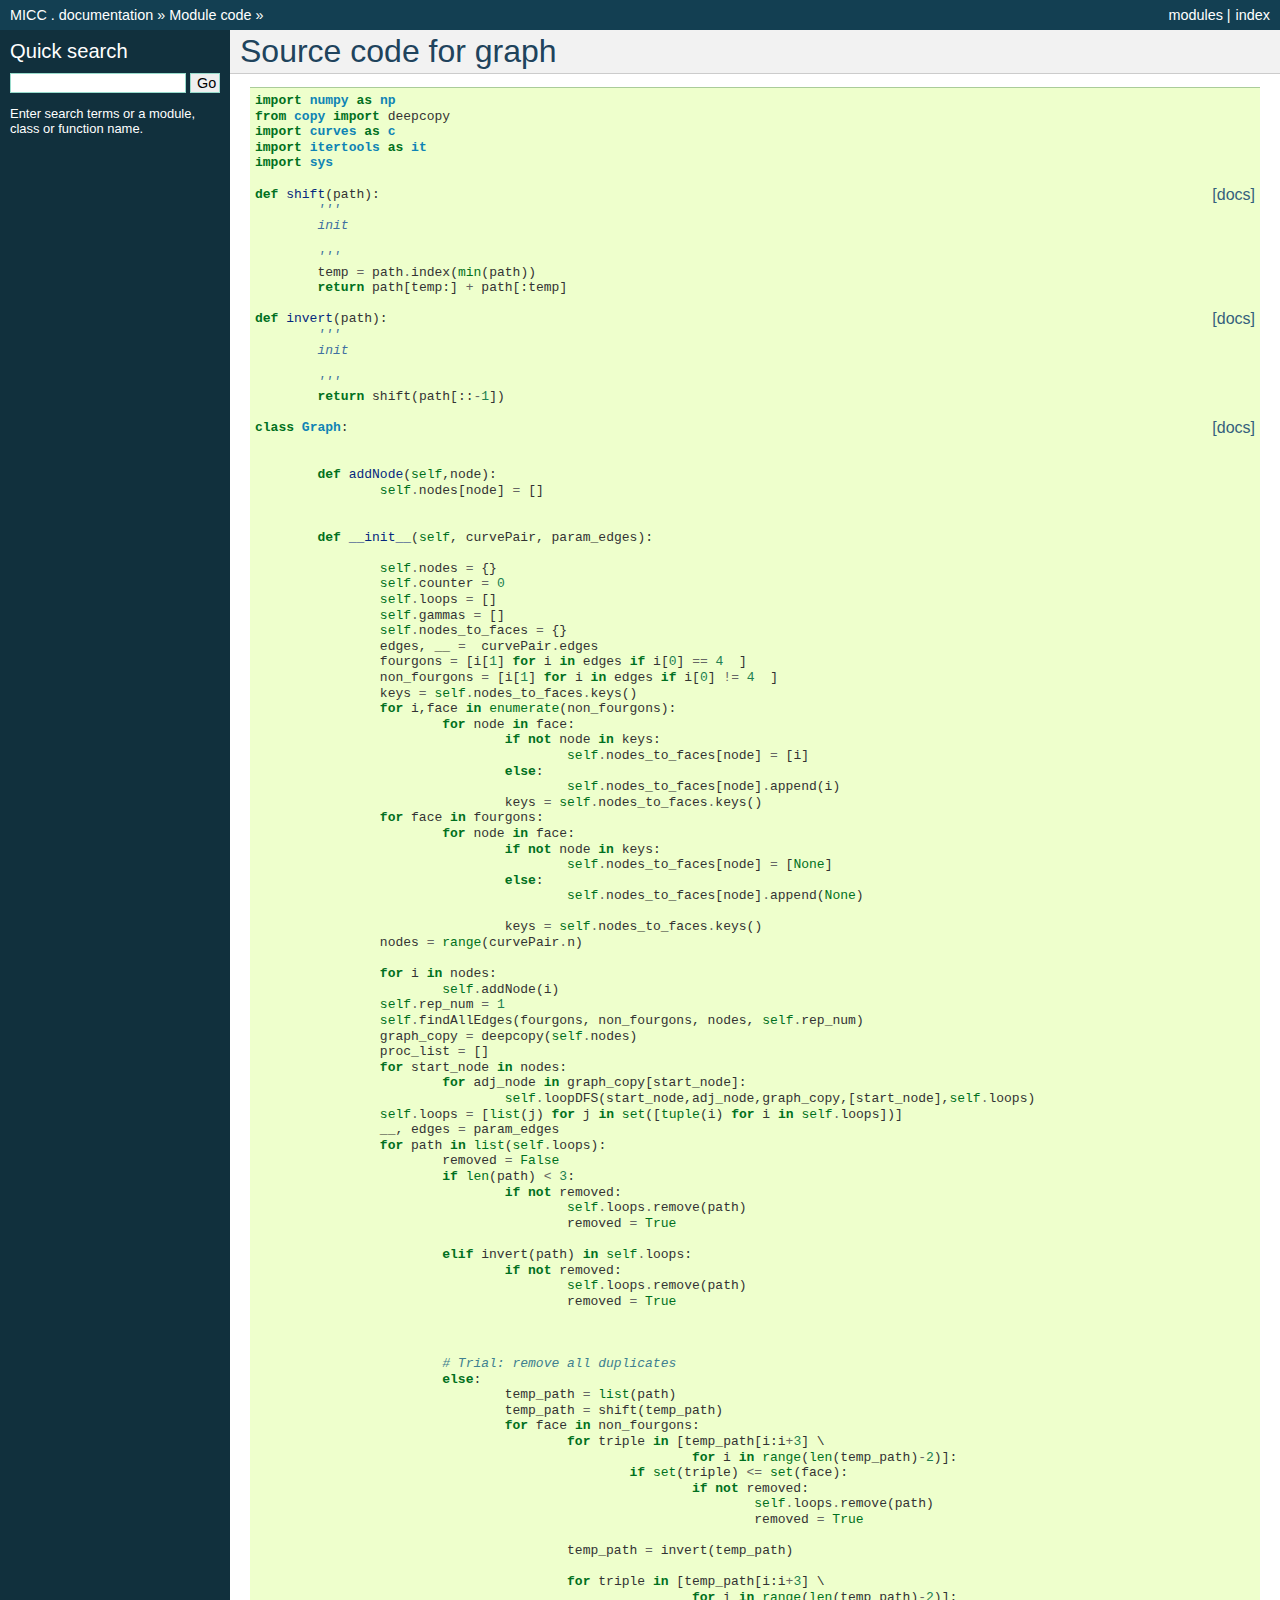
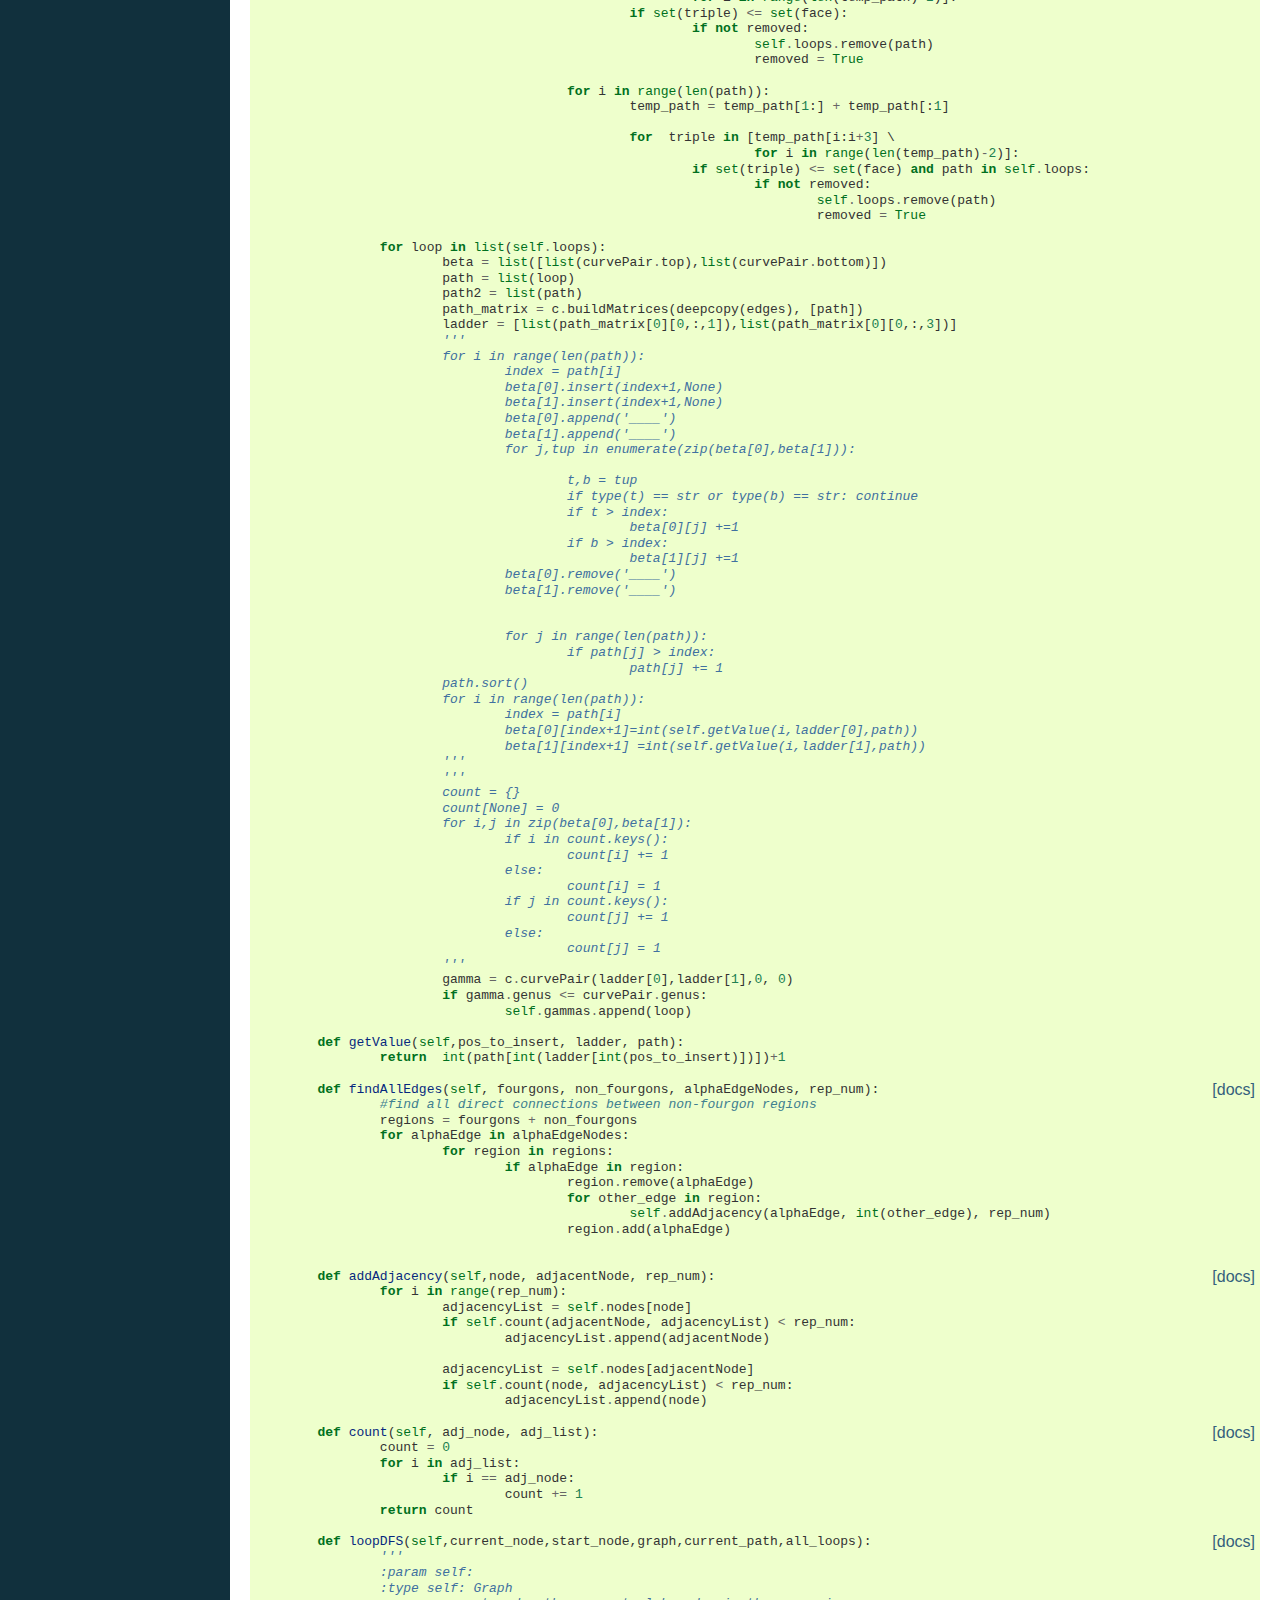
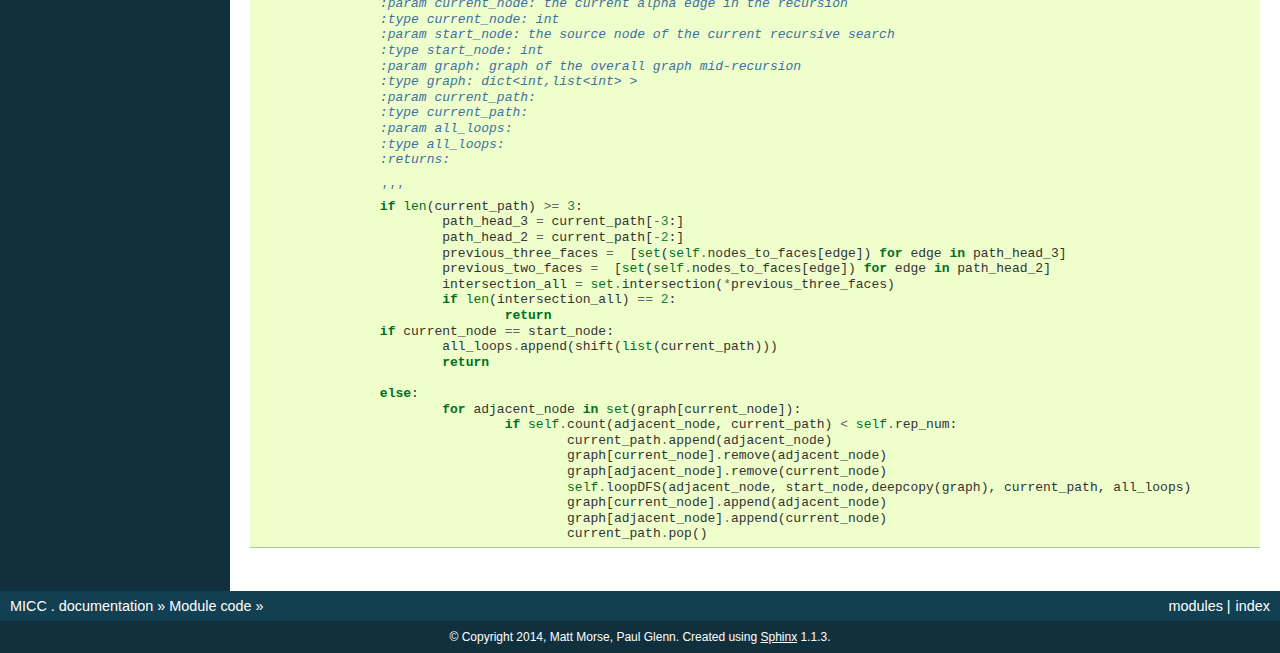
<file: docs/_modules/graph.html>
<!DOCTYPE html PUBLIC "-//W3C//DTD XHTML 1.0 Transitional//EN"
  "http://www.w3.org/TR/xhtml1/DTD/xhtml1-transitional.dtd">


<html xmlns="http://www.w3.org/1999/xhtml">
  <head>
    <meta http-equiv="Content-Type" content="text/html; charset=utf-8" />
    
    <title>graph &mdash; MICC . documentation</title>
    
    <link rel="stylesheet" href="../_static/default.css" type="text/css" />
    <link rel="stylesheet" href="../_static/pygments.css" type="text/css" />
    
    <script type="text/javascript">
      var DOCUMENTATION_OPTIONS = {
        URL_ROOT:    '../',
        VERSION:     '.',
        COLLAPSE_INDEX: false,
        FILE_SUFFIX: '.html',
        HAS_SOURCE:  true
      };
    </script>
    <script type="text/javascript" src="../_static/jquery.js"></script>
    <script type="text/javascript" src="../_static/underscore.js"></script>
    <script type="text/javascript" src="../_static/doctools.js"></script>
    <script type="text/javascript" src="http://cdn.mathjax.org/mathjax/latest/MathJax.js?config=TeX-AMS-MML_HTMLorMML"></script>
    <link rel="top" title="MICC . documentation" href="../index.html" />
    <link rel="up" title="Module code" href="index.html" /> 
  </head>
  <body>
    <div class="related">
      <h3>Navigation</h3>
      <ul>
        <li class="right" style="margin-right: 10px">
          <a href="../genindex.html" title="General Index"
             accesskey="I">index</a></li>
        <li class="right" >
          <a href="../py-modindex.html" title="Python Module Index"
             >modules</a> |</li>
        <li><a href="../index.html">MICC . documentation</a> &raquo;</li>
          <li><a href="index.html" accesskey="U">Module code</a> &raquo;</li> 
      </ul>
    </div>  

    <div class="document">
      <div class="documentwrapper">
        <div class="bodywrapper">
          <div class="body">
            
  <h1>Source code for graph</h1><div class="highlight"><pre>
<span class="kn">import</span> <span class="nn">numpy</span> <span class="kn">as</span> <span class="nn">np</span>
<span class="kn">from</span> <span class="nn">copy</span> <span class="kn">import</span> <span class="n">deepcopy</span>
<span class="kn">import</span> <span class="nn">curves</span> <span class="kn">as</span> <span class="nn">c</span>
<span class="kn">import</span> <span class="nn">itertools</span> <span class="kn">as</span> <span class="nn">it</span>
<span class="kn">import</span> <span class="nn">sys</span>

<div class="viewcode-block" id="shift"><a class="viewcode-back" href="../index.html#graph.shift">[docs]</a><span class="k">def</span> <span class="nf">shift</span><span class="p">(</span><span class="n">path</span><span class="p">):</span>
	<span class="sd">&#39;&#39;&#39;</span>
<span class="sd">	init</span>

<span class="sd">	&#39;&#39;&#39;</span>
	<span class="n">temp</span> <span class="o">=</span> <span class="n">path</span><span class="o">.</span><span class="n">index</span><span class="p">(</span><span class="nb">min</span><span class="p">(</span><span class="n">path</span><span class="p">))</span>
	<span class="k">return</span> <span class="n">path</span><span class="p">[</span><span class="n">temp</span><span class="p">:]</span> <span class="o">+</span> <span class="n">path</span><span class="p">[:</span><span class="n">temp</span><span class="p">]</span>
</div>
<div class="viewcode-block" id="invert"><a class="viewcode-back" href="../index.html#graph.invert">[docs]</a><span class="k">def</span> <span class="nf">invert</span><span class="p">(</span><span class="n">path</span><span class="p">):</span>
	<span class="sd">&#39;&#39;&#39;</span>
<span class="sd">	init</span>

<span class="sd">	&#39;&#39;&#39;</span>
	<span class="k">return</span> <span class="n">shift</span><span class="p">(</span><span class="n">path</span><span class="p">[::</span><span class="o">-</span><span class="mi">1</span><span class="p">])</span>
</div>
<div class="viewcode-block" id="Graph"><a class="viewcode-back" href="../index.html#graph.Graph">[docs]</a><span class="k">class</span> <span class="nc">Graph</span><span class="p">:</span>


	<span class="k">def</span> <span class="nf">addNode</span><span class="p">(</span><span class="bp">self</span><span class="p">,</span><span class="n">node</span><span class="p">):</span>
		<span class="bp">self</span><span class="o">.</span><span class="n">nodes</span><span class="p">[</span><span class="n">node</span><span class="p">]</span> <span class="o">=</span> <span class="p">[]</span>


	<span class="k">def</span> <span class="nf">__init__</span><span class="p">(</span><span class="bp">self</span><span class="p">,</span> <span class="n">curvePair</span><span class="p">,</span> <span class="n">param_edges</span><span class="p">):</span>

		<span class="bp">self</span><span class="o">.</span><span class="n">nodes</span> <span class="o">=</span> <span class="p">{}</span>
		<span class="bp">self</span><span class="o">.</span><span class="n">counter</span> <span class="o">=</span> <span class="mi">0</span>
		<span class="bp">self</span><span class="o">.</span><span class="n">loops</span> <span class="o">=</span> <span class="p">[]</span>
		<span class="bp">self</span><span class="o">.</span><span class="n">gammas</span> <span class="o">=</span> <span class="p">[]</span>
		<span class="bp">self</span><span class="o">.</span><span class="n">nodes_to_faces</span> <span class="o">=</span> <span class="p">{}</span>
		<span class="n">edges</span><span class="p">,</span> <span class="n">__</span> <span class="o">=</span>  <span class="n">curvePair</span><span class="o">.</span><span class="n">edges</span>
		<span class="n">fourgons</span> <span class="o">=</span> <span class="p">[</span><span class="n">i</span><span class="p">[</span><span class="mi">1</span><span class="p">]</span> <span class="k">for</span> <span class="n">i</span> <span class="ow">in</span> <span class="n">edges</span> <span class="k">if</span> <span class="n">i</span><span class="p">[</span><span class="mi">0</span><span class="p">]</span> <span class="o">==</span> <span class="mi">4</span>  <span class="p">]</span>
		<span class="n">non_fourgons</span> <span class="o">=</span> <span class="p">[</span><span class="n">i</span><span class="p">[</span><span class="mi">1</span><span class="p">]</span> <span class="k">for</span> <span class="n">i</span> <span class="ow">in</span> <span class="n">edges</span> <span class="k">if</span> <span class="n">i</span><span class="p">[</span><span class="mi">0</span><span class="p">]</span> <span class="o">!=</span> <span class="mi">4</span>  <span class="p">]</span>
		<span class="n">keys</span> <span class="o">=</span> <span class="bp">self</span><span class="o">.</span><span class="n">nodes_to_faces</span><span class="o">.</span><span class="n">keys</span><span class="p">()</span>
		<span class="k">for</span> <span class="n">i</span><span class="p">,</span><span class="n">face</span> <span class="ow">in</span> <span class="nb">enumerate</span><span class="p">(</span><span class="n">non_fourgons</span><span class="p">):</span>
			<span class="k">for</span> <span class="n">node</span> <span class="ow">in</span> <span class="n">face</span><span class="p">:</span>
				<span class="k">if</span> <span class="ow">not</span> <span class="n">node</span> <span class="ow">in</span> <span class="n">keys</span><span class="p">:</span>
					<span class="bp">self</span><span class="o">.</span><span class="n">nodes_to_faces</span><span class="p">[</span><span class="n">node</span><span class="p">]</span> <span class="o">=</span> <span class="p">[</span><span class="n">i</span><span class="p">]</span>
				<span class="k">else</span><span class="p">:</span>
					<span class="bp">self</span><span class="o">.</span><span class="n">nodes_to_faces</span><span class="p">[</span><span class="n">node</span><span class="p">]</span><span class="o">.</span><span class="n">append</span><span class="p">(</span><span class="n">i</span><span class="p">)</span>
				<span class="n">keys</span> <span class="o">=</span> <span class="bp">self</span><span class="o">.</span><span class="n">nodes_to_faces</span><span class="o">.</span><span class="n">keys</span><span class="p">()</span>
		<span class="k">for</span> <span class="n">face</span> <span class="ow">in</span> <span class="n">fourgons</span><span class="p">:</span>
			<span class="k">for</span> <span class="n">node</span> <span class="ow">in</span> <span class="n">face</span><span class="p">:</span>
				<span class="k">if</span> <span class="ow">not</span> <span class="n">node</span> <span class="ow">in</span> <span class="n">keys</span><span class="p">:</span>
					<span class="bp">self</span><span class="o">.</span><span class="n">nodes_to_faces</span><span class="p">[</span><span class="n">node</span><span class="p">]</span> <span class="o">=</span> <span class="p">[</span><span class="bp">None</span><span class="p">]</span>
				<span class="k">else</span><span class="p">:</span>
					<span class="bp">self</span><span class="o">.</span><span class="n">nodes_to_faces</span><span class="p">[</span><span class="n">node</span><span class="p">]</span><span class="o">.</span><span class="n">append</span><span class="p">(</span><span class="bp">None</span><span class="p">)</span>

				<span class="n">keys</span> <span class="o">=</span> <span class="bp">self</span><span class="o">.</span><span class="n">nodes_to_faces</span><span class="o">.</span><span class="n">keys</span><span class="p">()</span>
		<span class="n">nodes</span> <span class="o">=</span> <span class="nb">range</span><span class="p">(</span><span class="n">curvePair</span><span class="o">.</span><span class="n">n</span><span class="p">)</span>

		<span class="k">for</span> <span class="n">i</span> <span class="ow">in</span> <span class="n">nodes</span><span class="p">:</span>
			<span class="bp">self</span><span class="o">.</span><span class="n">addNode</span><span class="p">(</span><span class="n">i</span><span class="p">)</span>
		<span class="bp">self</span><span class="o">.</span><span class="n">rep_num</span> <span class="o">=</span> <span class="mi">1</span>
		<span class="bp">self</span><span class="o">.</span><span class="n">findAllEdges</span><span class="p">(</span><span class="n">fourgons</span><span class="p">,</span> <span class="n">non_fourgons</span><span class="p">,</span> <span class="n">nodes</span><span class="p">,</span> <span class="bp">self</span><span class="o">.</span><span class="n">rep_num</span><span class="p">)</span>
		<span class="n">graph_copy</span> <span class="o">=</span> <span class="n">deepcopy</span><span class="p">(</span><span class="bp">self</span><span class="o">.</span><span class="n">nodes</span><span class="p">)</span>
		<span class="n">proc_list</span> <span class="o">=</span> <span class="p">[]</span>
		<span class="k">for</span> <span class="n">start_node</span> <span class="ow">in</span> <span class="n">nodes</span><span class="p">:</span>
			<span class="k">for</span> <span class="n">adj_node</span> <span class="ow">in</span> <span class="n">graph_copy</span><span class="p">[</span><span class="n">start_node</span><span class="p">]:</span>
				<span class="bp">self</span><span class="o">.</span><span class="n">loopDFS</span><span class="p">(</span><span class="n">start_node</span><span class="p">,</span><span class="n">adj_node</span><span class="p">,</span><span class="n">graph_copy</span><span class="p">,[</span><span class="n">start_node</span><span class="p">],</span><span class="bp">self</span><span class="o">.</span><span class="n">loops</span><span class="p">)</span>
		<span class="bp">self</span><span class="o">.</span><span class="n">loops</span> <span class="o">=</span> <span class="p">[</span><span class="nb">list</span><span class="p">(</span><span class="n">j</span><span class="p">)</span> <span class="k">for</span> <span class="n">j</span> <span class="ow">in</span> <span class="nb">set</span><span class="p">([</span><span class="nb">tuple</span><span class="p">(</span><span class="n">i</span><span class="p">)</span> <span class="k">for</span> <span class="n">i</span> <span class="ow">in</span> <span class="bp">self</span><span class="o">.</span><span class="n">loops</span><span class="p">])]</span>
		<span class="n">__</span><span class="p">,</span> <span class="n">edges</span> <span class="o">=</span> <span class="n">param_edges</span>
		<span class="k">for</span> <span class="n">path</span> <span class="ow">in</span> <span class="nb">list</span><span class="p">(</span><span class="bp">self</span><span class="o">.</span><span class="n">loops</span><span class="p">):</span>
			<span class="n">removed</span> <span class="o">=</span> <span class="bp">False</span>
			<span class="k">if</span> <span class="nb">len</span><span class="p">(</span><span class="n">path</span><span class="p">)</span> <span class="o">&lt;</span> <span class="mi">3</span><span class="p">:</span>
				<span class="k">if</span> <span class="ow">not</span> <span class="n">removed</span><span class="p">:</span>
					<span class="bp">self</span><span class="o">.</span><span class="n">loops</span><span class="o">.</span><span class="n">remove</span><span class="p">(</span><span class="n">path</span><span class="p">)</span>
					<span class="n">removed</span> <span class="o">=</span> <span class="bp">True</span>

			<span class="k">elif</span> <span class="n">invert</span><span class="p">(</span><span class="n">path</span><span class="p">)</span> <span class="ow">in</span> <span class="bp">self</span><span class="o">.</span><span class="n">loops</span><span class="p">:</span>
				<span class="k">if</span> <span class="ow">not</span> <span class="n">removed</span><span class="p">:</span>
					<span class="bp">self</span><span class="o">.</span><span class="n">loops</span><span class="o">.</span><span class="n">remove</span><span class="p">(</span><span class="n">path</span><span class="p">)</span>
					<span class="n">removed</span> <span class="o">=</span> <span class="bp">True</span>



			<span class="c"># Trial: remove all duplicates</span>
			<span class="k">else</span><span class="p">:</span>
				<span class="n">temp_path</span> <span class="o">=</span> <span class="nb">list</span><span class="p">(</span><span class="n">path</span><span class="p">)</span>
				<span class="n">temp_path</span> <span class="o">=</span> <span class="n">shift</span><span class="p">(</span><span class="n">temp_path</span><span class="p">)</span>
				<span class="k">for</span> <span class="n">face</span> <span class="ow">in</span> <span class="n">non_fourgons</span><span class="p">:</span>
					<span class="k">for</span> <span class="n">triple</span> <span class="ow">in</span> <span class="p">[</span><span class="n">temp_path</span><span class="p">[</span><span class="n">i</span><span class="p">:</span><span class="n">i</span><span class="o">+</span><span class="mi">3</span><span class="p">]</span> \
							<span class="k">for</span> <span class="n">i</span> <span class="ow">in</span> <span class="nb">range</span><span class="p">(</span><span class="nb">len</span><span class="p">(</span><span class="n">temp_path</span><span class="p">)</span><span class="o">-</span><span class="mi">2</span><span class="p">)]:</span>
						<span class="k">if</span> <span class="nb">set</span><span class="p">(</span><span class="n">triple</span><span class="p">)</span> <span class="o">&lt;=</span> <span class="nb">set</span><span class="p">(</span><span class="n">face</span><span class="p">):</span>
							<span class="k">if</span> <span class="ow">not</span> <span class="n">removed</span><span class="p">:</span>
								<span class="bp">self</span><span class="o">.</span><span class="n">loops</span><span class="o">.</span><span class="n">remove</span><span class="p">(</span><span class="n">path</span><span class="p">)</span>
								<span class="n">removed</span> <span class="o">=</span> <span class="bp">True</span>

					<span class="n">temp_path</span> <span class="o">=</span> <span class="n">invert</span><span class="p">(</span><span class="n">temp_path</span><span class="p">)</span>

					<span class="k">for</span> <span class="n">triple</span> <span class="ow">in</span> <span class="p">[</span><span class="n">temp_path</span><span class="p">[</span><span class="n">i</span><span class="p">:</span><span class="n">i</span><span class="o">+</span><span class="mi">3</span><span class="p">]</span> \
							<span class="k">for</span> <span class="n">i</span> <span class="ow">in</span> <span class="nb">range</span><span class="p">(</span><span class="nb">len</span><span class="p">(</span><span class="n">temp_path</span><span class="p">)</span><span class="o">-</span><span class="mi">2</span><span class="p">)]:</span>
						<span class="k">if</span> <span class="nb">set</span><span class="p">(</span><span class="n">triple</span><span class="p">)</span> <span class="o">&lt;=</span> <span class="nb">set</span><span class="p">(</span><span class="n">face</span><span class="p">):</span>
							<span class="k">if</span> <span class="ow">not</span> <span class="n">removed</span><span class="p">:</span>
								<span class="bp">self</span><span class="o">.</span><span class="n">loops</span><span class="o">.</span><span class="n">remove</span><span class="p">(</span><span class="n">path</span><span class="p">)</span>
								<span class="n">removed</span> <span class="o">=</span> <span class="bp">True</span>

					<span class="k">for</span> <span class="n">i</span> <span class="ow">in</span> <span class="nb">range</span><span class="p">(</span><span class="nb">len</span><span class="p">(</span><span class="n">path</span><span class="p">)):</span>
						<span class="n">temp_path</span> <span class="o">=</span> <span class="n">temp_path</span><span class="p">[</span><span class="mi">1</span><span class="p">:]</span> <span class="o">+</span> <span class="n">temp_path</span><span class="p">[:</span><span class="mi">1</span><span class="p">]</span>

						<span class="k">for</span>  <span class="n">triple</span> <span class="ow">in</span> <span class="p">[</span><span class="n">temp_path</span><span class="p">[</span><span class="n">i</span><span class="p">:</span><span class="n">i</span><span class="o">+</span><span class="mi">3</span><span class="p">]</span> \
								<span class="k">for</span> <span class="n">i</span> <span class="ow">in</span> <span class="nb">range</span><span class="p">(</span><span class="nb">len</span><span class="p">(</span><span class="n">temp_path</span><span class="p">)</span><span class="o">-</span><span class="mi">2</span><span class="p">)]:</span>
							<span class="k">if</span> <span class="nb">set</span><span class="p">(</span><span class="n">triple</span><span class="p">)</span> <span class="o">&lt;=</span> <span class="nb">set</span><span class="p">(</span><span class="n">face</span><span class="p">)</span> <span class="ow">and</span> <span class="n">path</span> <span class="ow">in</span> <span class="bp">self</span><span class="o">.</span><span class="n">loops</span><span class="p">:</span>
								<span class="k">if</span> <span class="ow">not</span> <span class="n">removed</span><span class="p">:</span>
									<span class="bp">self</span><span class="o">.</span><span class="n">loops</span><span class="o">.</span><span class="n">remove</span><span class="p">(</span><span class="n">path</span><span class="p">)</span>
									<span class="n">removed</span> <span class="o">=</span> <span class="bp">True</span>

		<span class="k">for</span> <span class="n">loop</span> <span class="ow">in</span> <span class="nb">list</span><span class="p">(</span><span class="bp">self</span><span class="o">.</span><span class="n">loops</span><span class="p">):</span>
			<span class="n">beta</span> <span class="o">=</span> <span class="nb">list</span><span class="p">([</span><span class="nb">list</span><span class="p">(</span><span class="n">curvePair</span><span class="o">.</span><span class="n">top</span><span class="p">),</span><span class="nb">list</span><span class="p">(</span><span class="n">curvePair</span><span class="o">.</span><span class="n">bottom</span><span class="p">)])</span>
			<span class="n">path</span> <span class="o">=</span> <span class="nb">list</span><span class="p">(</span><span class="n">loop</span><span class="p">)</span>
			<span class="n">path2</span> <span class="o">=</span> <span class="nb">list</span><span class="p">(</span><span class="n">path</span><span class="p">)</span>
			<span class="n">path_matrix</span> <span class="o">=</span> <span class="n">c</span><span class="o">.</span><span class="n">buildMatrices</span><span class="p">(</span><span class="n">deepcopy</span><span class="p">(</span><span class="n">edges</span><span class="p">),</span> <span class="p">[</span><span class="n">path</span><span class="p">])</span>
			<span class="n">ladder</span> <span class="o">=</span> <span class="p">[</span><span class="nb">list</span><span class="p">(</span><span class="n">path_matrix</span><span class="p">[</span><span class="mi">0</span><span class="p">][</span><span class="mi">0</span><span class="p">,:,</span><span class="mi">1</span><span class="p">]),</span><span class="nb">list</span><span class="p">(</span><span class="n">path_matrix</span><span class="p">[</span><span class="mi">0</span><span class="p">][</span><span class="mi">0</span><span class="p">,:,</span><span class="mi">3</span><span class="p">])]</span>
			<span class="sd">&#39;&#39;&#39;</span>
<span class="sd">			for i in range(len(path)):</span>
<span class="sd">				index = path[i]</span>
<span class="sd">				beta[0].insert(index+1,None)</span>
<span class="sd">				beta[1].insert(index+1,None)</span>
<span class="sd">				beta[0].append(&#39;____&#39;)</span>
<span class="sd">				beta[1].append(&#39;____&#39;)</span>
<span class="sd">				for j,tup in enumerate(zip(beta[0],beta[1])):</span>

<span class="sd">					t,b = tup</span>
<span class="sd">					if type(t) == str or type(b) == str: continue</span>
<span class="sd">					if t &gt; index:</span>
<span class="sd">						beta[0][j] +=1</span>
<span class="sd">					if b &gt; index:</span>
<span class="sd">						beta[1][j] +=1</span>
<span class="sd">				beta[0].remove(&#39;____&#39;)</span>
<span class="sd">				beta[1].remove(&#39;____&#39;)</span>


<span class="sd">				for j in range(len(path)):</span>
<span class="sd">					if path[j] &gt; index:</span>
<span class="sd">						path[j] += 1</span>
<span class="sd">			path.sort()</span>
<span class="sd">			for i in range(len(path)):</span>
<span class="sd">				index = path[i]</span>
<span class="sd">				beta[0][index+1]=int(self.getValue(i,ladder[0],path))</span>
<span class="sd">				beta[1][index+1] =int(self.getValue(i,ladder[1],path))</span>
<span class="sd">			&#39;&#39;&#39;</span>
			<span class="sd">&#39;&#39;&#39;</span>
<span class="sd">			count = {}</span>
<span class="sd">			count[None] = 0</span>
<span class="sd">			for i,j in zip(beta[0],beta[1]):</span>
<span class="sd">				if i in count.keys():</span>
<span class="sd">					count[i] += 1</span>
<span class="sd">				else:</span>
<span class="sd">					count[i] = 1</span>
<span class="sd">				if j in count.keys():</span>
<span class="sd">					count[j] += 1</span>
<span class="sd">				else:</span>
<span class="sd">					count[j] = 1</span>
<span class="sd">			&#39;&#39;&#39;</span>
			<span class="n">gamma</span> <span class="o">=</span> <span class="n">c</span><span class="o">.</span><span class="n">curvePair</span><span class="p">(</span><span class="n">ladder</span><span class="p">[</span><span class="mi">0</span><span class="p">],</span><span class="n">ladder</span><span class="p">[</span><span class="mi">1</span><span class="p">],</span><span class="mi">0</span><span class="p">,</span> <span class="mi">0</span><span class="p">)</span>
			<span class="k">if</span> <span class="n">gamma</span><span class="o">.</span><span class="n">genus</span> <span class="o">&lt;=</span> <span class="n">curvePair</span><span class="o">.</span><span class="n">genus</span><span class="p">:</span>
				<span class="bp">self</span><span class="o">.</span><span class="n">gammas</span><span class="o">.</span><span class="n">append</span><span class="p">(</span><span class="n">loop</span><span class="p">)</span>

	<span class="k">def</span> <span class="nf">getValue</span><span class="p">(</span><span class="bp">self</span><span class="p">,</span><span class="n">pos_to_insert</span><span class="p">,</span> <span class="n">ladder</span><span class="p">,</span> <span class="n">path</span><span class="p">):</span>
		<span class="k">return</span>	<span class="nb">int</span><span class="p">(</span><span class="n">path</span><span class="p">[</span><span class="nb">int</span><span class="p">(</span><span class="n">ladder</span><span class="p">[</span><span class="nb">int</span><span class="p">(</span><span class="n">pos_to_insert</span><span class="p">)])])</span><span class="o">+</span><span class="mi">1</span>

<div class="viewcode-block" id="Graph.findAllEdges"><a class="viewcode-back" href="../index.html#graph.Graph.findAllEdges">[docs]</a>	<span class="k">def</span> <span class="nf">findAllEdges</span><span class="p">(</span><span class="bp">self</span><span class="p">,</span> <span class="n">fourgons</span><span class="p">,</span> <span class="n">non_fourgons</span><span class="p">,</span> <span class="n">alphaEdgeNodes</span><span class="p">,</span> <span class="n">rep_num</span><span class="p">):</span>
		<span class="c">#find all direct connections between non-fourgon regions</span>
		<span class="n">regions</span> <span class="o">=</span> <span class="n">fourgons</span> <span class="o">+</span> <span class="n">non_fourgons</span>
		<span class="k">for</span> <span class="n">alphaEdge</span> <span class="ow">in</span> <span class="n">alphaEdgeNodes</span><span class="p">:</span>
			<span class="k">for</span> <span class="n">region</span> <span class="ow">in</span> <span class="n">regions</span><span class="p">:</span>
				<span class="k">if</span> <span class="n">alphaEdge</span> <span class="ow">in</span> <span class="n">region</span><span class="p">:</span>
					<span class="n">region</span><span class="o">.</span><span class="n">remove</span><span class="p">(</span><span class="n">alphaEdge</span><span class="p">)</span>
					<span class="k">for</span> <span class="n">other_edge</span> <span class="ow">in</span> <span class="n">region</span><span class="p">:</span>
						<span class="bp">self</span><span class="o">.</span><span class="n">addAdjacency</span><span class="p">(</span><span class="n">alphaEdge</span><span class="p">,</span> <span class="nb">int</span><span class="p">(</span><span class="n">other_edge</span><span class="p">),</span> <span class="n">rep_num</span><span class="p">)</span>
					<span class="n">region</span><span class="o">.</span><span class="n">add</span><span class="p">(</span><span class="n">alphaEdge</span><span class="p">)</span>

</div>
<div class="viewcode-block" id="Graph.addAdjacency"><a class="viewcode-back" href="../index.html#graph.Graph.addAdjacency">[docs]</a>	<span class="k">def</span> <span class="nf">addAdjacency</span><span class="p">(</span><span class="bp">self</span><span class="p">,</span><span class="n">node</span><span class="p">,</span> <span class="n">adjacentNode</span><span class="p">,</span> <span class="n">rep_num</span><span class="p">):</span>
		<span class="k">for</span> <span class="n">i</span> <span class="ow">in</span> <span class="nb">range</span><span class="p">(</span><span class="n">rep_num</span><span class="p">):</span>
			<span class="n">adjacencyList</span> <span class="o">=</span> <span class="bp">self</span><span class="o">.</span><span class="n">nodes</span><span class="p">[</span><span class="n">node</span><span class="p">]</span>
			<span class="k">if</span> <span class="bp">self</span><span class="o">.</span><span class="n">count</span><span class="p">(</span><span class="n">adjacentNode</span><span class="p">,</span> <span class="n">adjacencyList</span><span class="p">)</span> <span class="o">&lt;</span> <span class="n">rep_num</span><span class="p">:</span>
				<span class="n">adjacencyList</span><span class="o">.</span><span class="n">append</span><span class="p">(</span><span class="n">adjacentNode</span><span class="p">)</span>

			<span class="n">adjacencyList</span> <span class="o">=</span> <span class="bp">self</span><span class="o">.</span><span class="n">nodes</span><span class="p">[</span><span class="n">adjacentNode</span><span class="p">]</span>
			<span class="k">if</span> <span class="bp">self</span><span class="o">.</span><span class="n">count</span><span class="p">(</span><span class="n">node</span><span class="p">,</span> <span class="n">adjacencyList</span><span class="p">)</span> <span class="o">&lt;</span> <span class="n">rep_num</span><span class="p">:</span>
				<span class="n">adjacencyList</span><span class="o">.</span><span class="n">append</span><span class="p">(</span><span class="n">node</span><span class="p">)</span>
</div>
<div class="viewcode-block" id="Graph.count"><a class="viewcode-back" href="../index.html#graph.Graph.count">[docs]</a>	<span class="k">def</span> <span class="nf">count</span><span class="p">(</span><span class="bp">self</span><span class="p">,</span> <span class="n">adj_node</span><span class="p">,</span> <span class="n">adj_list</span><span class="p">):</span>
		<span class="n">count</span> <span class="o">=</span> <span class="mi">0</span>
		<span class="k">for</span> <span class="n">i</span> <span class="ow">in</span> <span class="n">adj_list</span><span class="p">:</span>
			<span class="k">if</span> <span class="n">i</span> <span class="o">==</span> <span class="n">adj_node</span><span class="p">:</span>
				<span class="n">count</span> <span class="o">+=</span> <span class="mi">1</span>
		<span class="k">return</span> <span class="n">count</span>
</div>
<div class="viewcode-block" id="Graph.loopDFS"><a class="viewcode-back" href="../index.html#graph.Graph.loopDFS">[docs]</a>	<span class="k">def</span> <span class="nf">loopDFS</span><span class="p">(</span><span class="bp">self</span><span class="p">,</span><span class="n">current_node</span><span class="p">,</span><span class="n">start_node</span><span class="p">,</span><span class="n">graph</span><span class="p">,</span><span class="n">current_path</span><span class="p">,</span><span class="n">all_loops</span><span class="p">):</span>
		<span class="sd">&#39;&#39;&#39;</span>
<span class="sd">		:param self: </span>
<span class="sd">		:type self: Graph</span>
<span class="sd">		:param current_node: the current alpha edge in the recursion</span>
<span class="sd">		:type current_node: int</span>
<span class="sd">		:param start_node: the source node of the current recursive search</span>
<span class="sd">		:type start_node: int</span>
<span class="sd">		:param graph: graph of the overall graph mid-recursion</span>
<span class="sd">		:type graph: dict&lt;int,list&lt;int&gt; &gt;</span>
<span class="sd">		:param current_path:</span>
<span class="sd">		:type current_path:</span>
<span class="sd">		:param all_loops:</span>
<span class="sd">		:type all_loops:</span>
<span class="sd">		:returns:</span>

<span class="sd">		&#39;&#39;&#39;</span>
		<span class="k">if</span> <span class="nb">len</span><span class="p">(</span><span class="n">current_path</span><span class="p">)</span> <span class="o">&gt;=</span> <span class="mi">3</span><span class="p">:</span>
			<span class="n">path_head_3</span> <span class="o">=</span> <span class="n">current_path</span><span class="p">[</span><span class="o">-</span><span class="mi">3</span><span class="p">:]</span>
			<span class="n">path_head_2</span> <span class="o">=</span> <span class="n">current_path</span><span class="p">[</span><span class="o">-</span><span class="mi">2</span><span class="p">:]</span>
			<span class="n">previous_three_faces</span> <span class="o">=</span>  <span class="p">[</span><span class="nb">set</span><span class="p">(</span><span class="bp">self</span><span class="o">.</span><span class="n">nodes_to_faces</span><span class="p">[</span><span class="n">edge</span><span class="p">])</span> <span class="k">for</span> <span class="n">edge</span> <span class="ow">in</span> <span class="n">path_head_3</span><span class="p">]</span>
			<span class="n">previous_two_faces</span> <span class="o">=</span>  <span class="p">[</span><span class="nb">set</span><span class="p">(</span><span class="bp">self</span><span class="o">.</span><span class="n">nodes_to_faces</span><span class="p">[</span><span class="n">edge</span><span class="p">])</span> <span class="k">for</span> <span class="n">edge</span> <span class="ow">in</span> <span class="n">path_head_2</span><span class="p">]</span>
			<span class="n">intersection_all</span> <span class="o">=</span> <span class="nb">set</span><span class="o">.</span><span class="n">intersection</span><span class="p">(</span><span class="o">*</span><span class="n">previous_three_faces</span><span class="p">)</span>
			<span class="k">if</span> <span class="nb">len</span><span class="p">(</span><span class="n">intersection_all</span><span class="p">)</span> <span class="o">==</span> <span class="mi">2</span><span class="p">:</span>
				<span class="k">return</span>
		<span class="k">if</span> <span class="n">current_node</span> <span class="o">==</span> <span class="n">start_node</span><span class="p">:</span>
			<span class="n">all_loops</span><span class="o">.</span><span class="n">append</span><span class="p">(</span><span class="n">shift</span><span class="p">(</span><span class="nb">list</span><span class="p">(</span><span class="n">current_path</span><span class="p">)))</span>
			<span class="k">return</span>

		<span class="k">else</span><span class="p">:</span>
			<span class="k">for</span> <span class="n">adjacent_node</span> <span class="ow">in</span> <span class="nb">set</span><span class="p">(</span><span class="n">graph</span><span class="p">[</span><span class="n">current_node</span><span class="p">]):</span>
				<span class="k">if</span> <span class="bp">self</span><span class="o">.</span><span class="n">count</span><span class="p">(</span><span class="n">adjacent_node</span><span class="p">,</span> <span class="n">current_path</span><span class="p">)</span> <span class="o">&lt;</span> <span class="bp">self</span><span class="o">.</span><span class="n">rep_num</span><span class="p">:</span>
					<span class="n">current_path</span><span class="o">.</span><span class="n">append</span><span class="p">(</span><span class="n">adjacent_node</span><span class="p">)</span>
					<span class="n">graph</span><span class="p">[</span><span class="n">current_node</span><span class="p">]</span><span class="o">.</span><span class="n">remove</span><span class="p">(</span><span class="n">adjacent_node</span><span class="p">)</span>
					<span class="n">graph</span><span class="p">[</span><span class="n">adjacent_node</span><span class="p">]</span><span class="o">.</span><span class="n">remove</span><span class="p">(</span><span class="n">current_node</span><span class="p">)</span>
					<span class="bp">self</span><span class="o">.</span><span class="n">loopDFS</span><span class="p">(</span><span class="n">adjacent_node</span><span class="p">,</span> <span class="n">start_node</span><span class="p">,</span><span class="n">deepcopy</span><span class="p">(</span><span class="n">graph</span><span class="p">),</span> <span class="n">current_path</span><span class="p">,</span> <span class="n">all_loops</span><span class="p">)</span>
					<span class="n">graph</span><span class="p">[</span><span class="n">current_node</span><span class="p">]</span><span class="o">.</span><span class="n">append</span><span class="p">(</span><span class="n">adjacent_node</span><span class="p">)</span>
					<span class="n">graph</span><span class="p">[</span><span class="n">adjacent_node</span><span class="p">]</span><span class="o">.</span><span class="n">append</span><span class="p">(</span><span class="n">current_node</span><span class="p">)</span>
					<span class="n">current_path</span><span class="o">.</span><span class="n">pop</span><span class="p">()</span>
</pre></div></div></div>

          </div>
        </div>
      </div>
      <div class="sphinxsidebar">
        <div class="sphinxsidebarwrapper">
<div id="searchbox" style="display: none">
  <h3>Quick search</h3>
    <form class="search" action="../search.html" method="get">
      <input type="text" name="q" />
      <input type="submit" value="Go" />
      <input type="hidden" name="check_keywords" value="yes" />
      <input type="hidden" name="area" value="default" />
    </form>
    <p class="searchtip" style="font-size: 90%">
    Enter search terms or a module, class or function name.
    </p>
</div>
<script type="text/javascript">$('#searchbox').show(0);</script>
        </div>
      </div>
      <div class="clearer"></div>
    </div>
    <div class="related">
      <h3>Navigation</h3>
      <ul>
        <li class="right" style="margin-right: 10px">
          <a href="../genindex.html" title="General Index"
             >index</a></li>
        <li class="right" >
          <a href="../py-modindex.html" title="Python Module Index"
             >modules</a> |</li>
        <li><a href="../index.html">MICC . documentation</a> &raquo;</li>
          <li><a href="index.html" >Module code</a> &raquo;</li> 
      </ul>
    </div>
    <div class="footer">
        &copy; Copyright 2014, Matt Morse, Paul Glenn.
      Created using <a href="http://sphinx.pocoo.org/">Sphinx</a> 1.1.3.
    </div>
  </body>
</html>
</file>
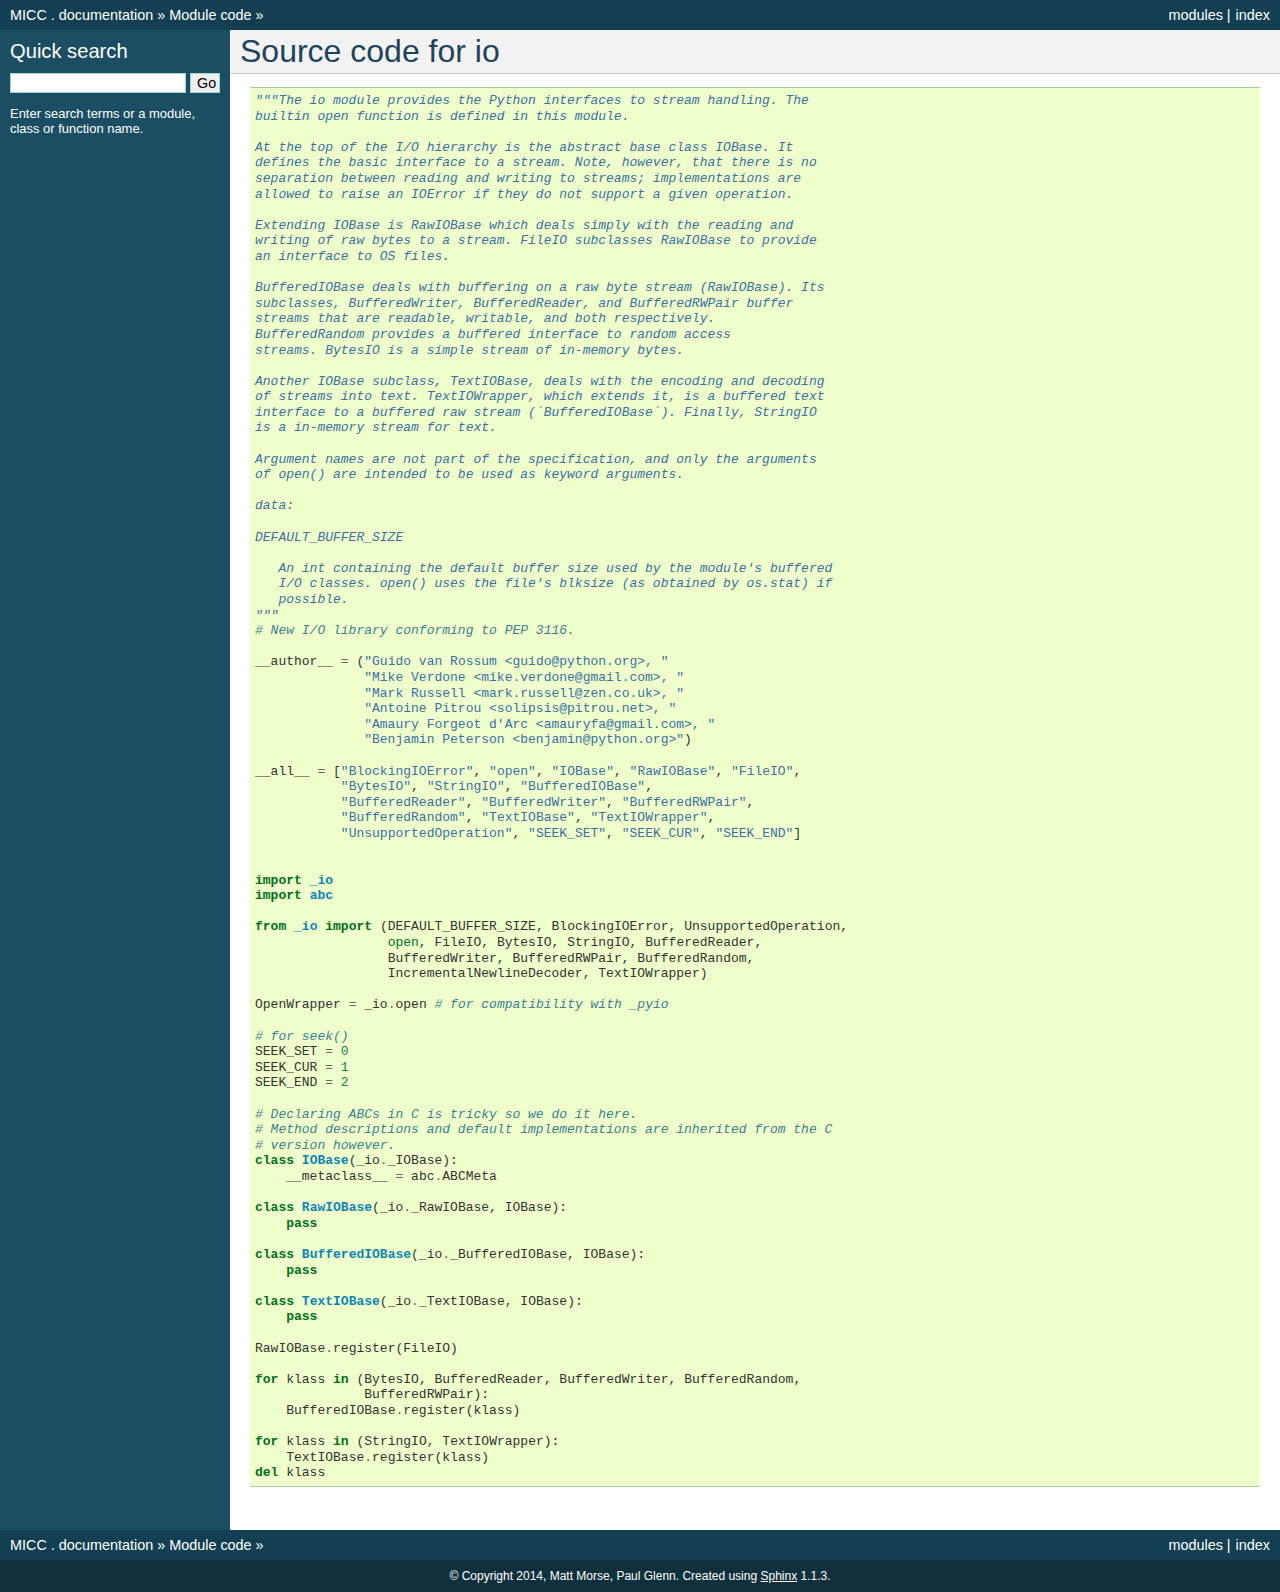
<file: docs/_modules/io.html>
<!DOCTYPE html PUBLIC "-//W3C//DTD XHTML 1.0 Transitional//EN"
  "http://www.w3.org/TR/xhtml1/DTD/xhtml1-transitional.dtd">


<html xmlns="http://www.w3.org/1999/xhtml">
  <head>
    <meta http-equiv="Content-Type" content="text/html; charset=utf-8" />
    
    <title>io &mdash; MICC . documentation</title>
    
    <link rel="stylesheet" href="../_static/default.css" type="text/css" />
    <link rel="stylesheet" href="../_static/pygments.css" type="text/css" />
    
    <script type="text/javascript">
      var DOCUMENTATION_OPTIONS = {
        URL_ROOT:    '../',
        VERSION:     '.',
        COLLAPSE_INDEX: false,
        FILE_SUFFIX: '.html',
        HAS_SOURCE:  true
      };
    </script>
    <script type="text/javascript" src="../_static/jquery.js"></script>
    <script type="text/javascript" src="../_static/underscore.js"></script>
    <script type="text/javascript" src="../_static/doctools.js"></script>
    <script type="text/javascript" src="http://cdn.mathjax.org/mathjax/latest/MathJax.js?config=TeX-AMS-MML_HTMLorMML"></script>
    <link rel="top" title="MICC . documentation" href="../index.html" />
    <link rel="up" title="Module code" href="index.html" /> 
  </head>
  <body>
    <div class="related">
      <h3>Navigation</h3>
      <ul>
        <li class="right" style="margin-right: 10px">
          <a href="../genindex.html" title="General Index"
             accesskey="I">index</a></li>
        <li class="right" >
          <a href="../py-modindex.html" title="Python Module Index"
             >modules</a> |</li>
        <li><a href="../index.html">MICC . documentation</a> &raquo;</li>
          <li><a href="index.html" accesskey="U">Module code</a> &raquo;</li> 
      </ul>
    </div>  

    <div class="document">
      <div class="documentwrapper">
        <div class="bodywrapper">
          <div class="body">
            
  <h1>Source code for io</h1><div class="highlight"><pre>
<span class="sd">&quot;&quot;&quot;The io module provides the Python interfaces to stream handling. The</span>
<span class="sd">builtin open function is defined in this module.</span>

<span class="sd">At the top of the I/O hierarchy is the abstract base class IOBase. It</span>
<span class="sd">defines the basic interface to a stream. Note, however, that there is no</span>
<span class="sd">separation between reading and writing to streams; implementations are</span>
<span class="sd">allowed to raise an IOError if they do not support a given operation.</span>

<span class="sd">Extending IOBase is RawIOBase which deals simply with the reading and</span>
<span class="sd">writing of raw bytes to a stream. FileIO subclasses RawIOBase to provide</span>
<span class="sd">an interface to OS files.</span>

<span class="sd">BufferedIOBase deals with buffering on a raw byte stream (RawIOBase). Its</span>
<span class="sd">subclasses, BufferedWriter, BufferedReader, and BufferedRWPair buffer</span>
<span class="sd">streams that are readable, writable, and both respectively.</span>
<span class="sd">BufferedRandom provides a buffered interface to random access</span>
<span class="sd">streams. BytesIO is a simple stream of in-memory bytes.</span>

<span class="sd">Another IOBase subclass, TextIOBase, deals with the encoding and decoding</span>
<span class="sd">of streams into text. TextIOWrapper, which extends it, is a buffered text</span>
<span class="sd">interface to a buffered raw stream (`BufferedIOBase`). Finally, StringIO</span>
<span class="sd">is a in-memory stream for text.</span>

<span class="sd">Argument names are not part of the specification, and only the arguments</span>
<span class="sd">of open() are intended to be used as keyword arguments.</span>

<span class="sd">data:</span>

<span class="sd">DEFAULT_BUFFER_SIZE</span>

<span class="sd">   An int containing the default buffer size used by the module&#39;s buffered</span>
<span class="sd">   I/O classes. open() uses the file&#39;s blksize (as obtained by os.stat) if</span>
<span class="sd">   possible.</span>
<span class="sd">&quot;&quot;&quot;</span>
<span class="c"># New I/O library conforming to PEP 3116.</span>

<span class="n">__author__</span> <span class="o">=</span> <span class="p">(</span><span class="s">&quot;Guido van Rossum &lt;guido@python.org&gt;, &quot;</span>
              <span class="s">&quot;Mike Verdone &lt;mike.verdone@gmail.com&gt;, &quot;</span>
              <span class="s">&quot;Mark Russell &lt;mark.russell@zen.co.uk&gt;, &quot;</span>
              <span class="s">&quot;Antoine Pitrou &lt;solipsis@pitrou.net&gt;, &quot;</span>
              <span class="s">&quot;Amaury Forgeot d&#39;Arc &lt;amauryfa@gmail.com&gt;, &quot;</span>
              <span class="s">&quot;Benjamin Peterson &lt;benjamin@python.org&gt;&quot;</span><span class="p">)</span>

<span class="n">__all__</span> <span class="o">=</span> <span class="p">[</span><span class="s">&quot;BlockingIOError&quot;</span><span class="p">,</span> <span class="s">&quot;open&quot;</span><span class="p">,</span> <span class="s">&quot;IOBase&quot;</span><span class="p">,</span> <span class="s">&quot;RawIOBase&quot;</span><span class="p">,</span> <span class="s">&quot;FileIO&quot;</span><span class="p">,</span>
           <span class="s">&quot;BytesIO&quot;</span><span class="p">,</span> <span class="s">&quot;StringIO&quot;</span><span class="p">,</span> <span class="s">&quot;BufferedIOBase&quot;</span><span class="p">,</span>
           <span class="s">&quot;BufferedReader&quot;</span><span class="p">,</span> <span class="s">&quot;BufferedWriter&quot;</span><span class="p">,</span> <span class="s">&quot;BufferedRWPair&quot;</span><span class="p">,</span>
           <span class="s">&quot;BufferedRandom&quot;</span><span class="p">,</span> <span class="s">&quot;TextIOBase&quot;</span><span class="p">,</span> <span class="s">&quot;TextIOWrapper&quot;</span><span class="p">,</span>
           <span class="s">&quot;UnsupportedOperation&quot;</span><span class="p">,</span> <span class="s">&quot;SEEK_SET&quot;</span><span class="p">,</span> <span class="s">&quot;SEEK_CUR&quot;</span><span class="p">,</span> <span class="s">&quot;SEEK_END&quot;</span><span class="p">]</span>


<span class="kn">import</span> <span class="nn">_io</span>
<span class="kn">import</span> <span class="nn">abc</span>

<span class="kn">from</span> <span class="nn">_io</span> <span class="kn">import</span> <span class="p">(</span><span class="n">DEFAULT_BUFFER_SIZE</span><span class="p">,</span> <span class="n">BlockingIOError</span><span class="p">,</span> <span class="n">UnsupportedOperation</span><span class="p">,</span>
                 <span class="nb">open</span><span class="p">,</span> <span class="n">FileIO</span><span class="p">,</span> <span class="n">BytesIO</span><span class="p">,</span> <span class="n">StringIO</span><span class="p">,</span> <span class="n">BufferedReader</span><span class="p">,</span>
                 <span class="n">BufferedWriter</span><span class="p">,</span> <span class="n">BufferedRWPair</span><span class="p">,</span> <span class="n">BufferedRandom</span><span class="p">,</span>
                 <span class="n">IncrementalNewlineDecoder</span><span class="p">,</span> <span class="n">TextIOWrapper</span><span class="p">)</span>

<span class="n">OpenWrapper</span> <span class="o">=</span> <span class="n">_io</span><span class="o">.</span><span class="n">open</span> <span class="c"># for compatibility with _pyio</span>

<span class="c"># for seek()</span>
<span class="n">SEEK_SET</span> <span class="o">=</span> <span class="mi">0</span>
<span class="n">SEEK_CUR</span> <span class="o">=</span> <span class="mi">1</span>
<span class="n">SEEK_END</span> <span class="o">=</span> <span class="mi">2</span>

<span class="c"># Declaring ABCs in C is tricky so we do it here.</span>
<span class="c"># Method descriptions and default implementations are inherited from the C</span>
<span class="c"># version however.</span>
<span class="k">class</span> <span class="nc">IOBase</span><span class="p">(</span><span class="n">_io</span><span class="o">.</span><span class="n">_IOBase</span><span class="p">):</span>
    <span class="n">__metaclass__</span> <span class="o">=</span> <span class="n">abc</span><span class="o">.</span><span class="n">ABCMeta</span>

<span class="k">class</span> <span class="nc">RawIOBase</span><span class="p">(</span><span class="n">_io</span><span class="o">.</span><span class="n">_RawIOBase</span><span class="p">,</span> <span class="n">IOBase</span><span class="p">):</span>
    <span class="k">pass</span>

<span class="k">class</span> <span class="nc">BufferedIOBase</span><span class="p">(</span><span class="n">_io</span><span class="o">.</span><span class="n">_BufferedIOBase</span><span class="p">,</span> <span class="n">IOBase</span><span class="p">):</span>
    <span class="k">pass</span>

<span class="k">class</span> <span class="nc">TextIOBase</span><span class="p">(</span><span class="n">_io</span><span class="o">.</span><span class="n">_TextIOBase</span><span class="p">,</span> <span class="n">IOBase</span><span class="p">):</span>
    <span class="k">pass</span>

<span class="n">RawIOBase</span><span class="o">.</span><span class="n">register</span><span class="p">(</span><span class="n">FileIO</span><span class="p">)</span>

<span class="k">for</span> <span class="n">klass</span> <span class="ow">in</span> <span class="p">(</span><span class="n">BytesIO</span><span class="p">,</span> <span class="n">BufferedReader</span><span class="p">,</span> <span class="n">BufferedWriter</span><span class="p">,</span> <span class="n">BufferedRandom</span><span class="p">,</span>
              <span class="n">BufferedRWPair</span><span class="p">):</span>
    <span class="n">BufferedIOBase</span><span class="o">.</span><span class="n">register</span><span class="p">(</span><span class="n">klass</span><span class="p">)</span>

<span class="k">for</span> <span class="n">klass</span> <span class="ow">in</span> <span class="p">(</span><span class="n">StringIO</span><span class="p">,</span> <span class="n">TextIOWrapper</span><span class="p">):</span>
    <span class="n">TextIOBase</span><span class="o">.</span><span class="n">register</span><span class="p">(</span><span class="n">klass</span><span class="p">)</span>
<span class="k">del</span> <span class="n">klass</span>
</pre></div>

          </div>
        </div>
      </div>
      <div class="sphinxsidebar">
        <div class="sphinxsidebarwrapper">
<div id="searchbox" style="display: none">
  <h3>Quick search</h3>
    <form class="search" action="../search.html" method="get">
      <input type="text" name="q" />
      <input type="submit" value="Go" />
      <input type="hidden" name="check_keywords" value="yes" />
      <input type="hidden" name="area" value="default" />
    </form>
    <p class="searchtip" style="font-size: 90%">
    Enter search terms or a module, class or function name.
    </p>
</div>
<script type="text/javascript">$('#searchbox').show(0);</script>
        </div>
      </div>
      <div class="clearer"></div>
    </div>
    <div class="related">
      <h3>Navigation</h3>
      <ul>
        <li class="right" style="margin-right: 10px">
          <a href="../genindex.html" title="General Index"
             >index</a></li>
        <li class="right" >
          <a href="../py-modindex.html" title="Python Module Index"
             >modules</a> |</li>
        <li><a href="../index.html">MICC . documentation</a> &raquo;</li>
          <li><a href="index.html" >Module code</a> &raquo;</li> 
      </ul>
    </div>
    <div class="footer">
        &copy; Copyright 2014, Matt Morse, Paul Glenn.
      Created using <a href="http://sphinx.pocoo.org/">Sphinx</a> 1.1.3.
    </div>
  </body>
</html>
</file>
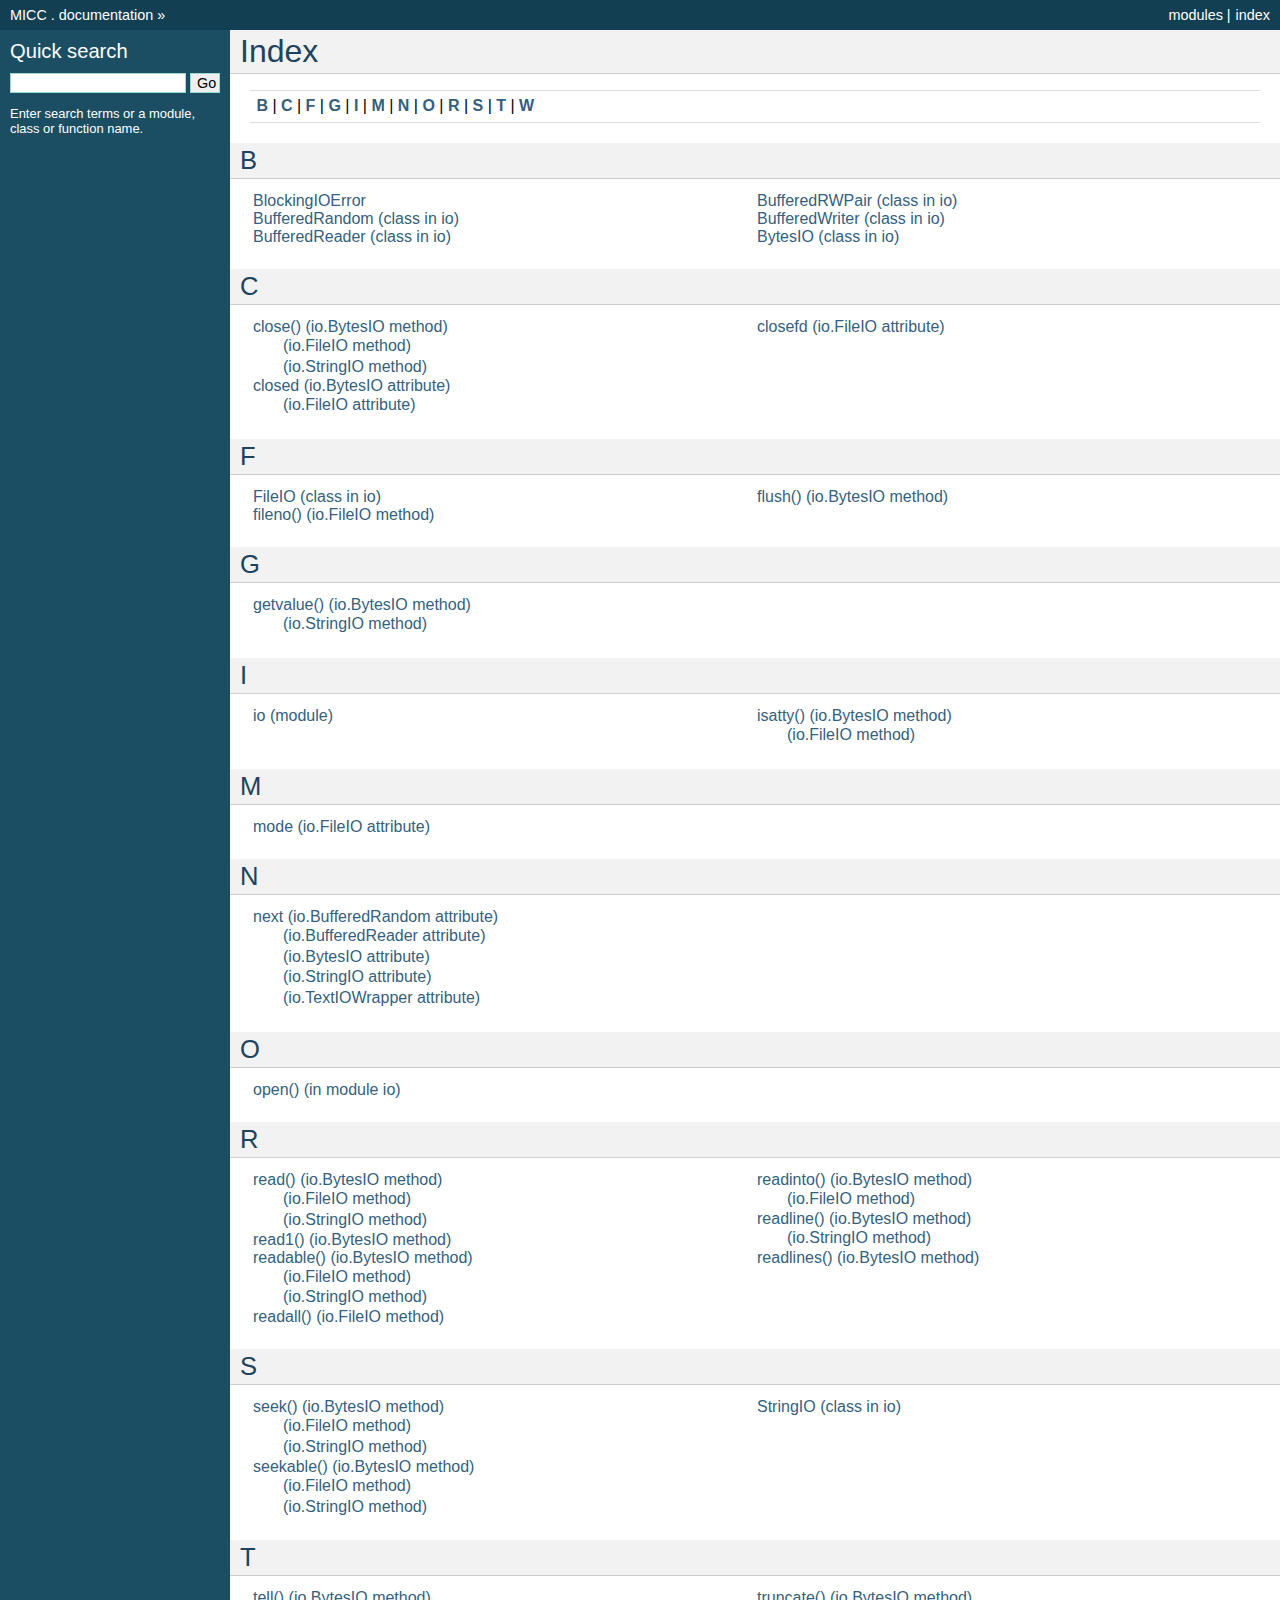
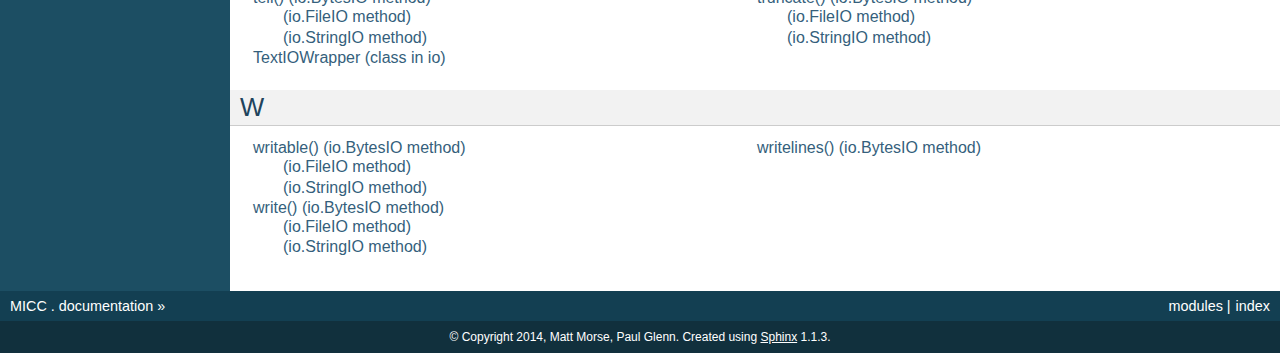
<file: docs/html/genindex.html>
<!DOCTYPE html PUBLIC "-//W3C//DTD XHTML 1.0 Transitional//EN"
  "http://www.w3.org/TR/xhtml1/DTD/xhtml1-transitional.dtd">


<html xmlns="http://www.w3.org/1999/xhtml">
  <head>
    <meta http-equiv="Content-Type" content="text/html; charset=utf-8" />
    
    <title>Index &mdash; MICC . documentation</title>
    
    <link rel="stylesheet" href="_static/default.css" type="text/css" />
    <link rel="stylesheet" href="_static/pygments.css" type="text/css" />
    
    <script type="text/javascript">
      var DOCUMENTATION_OPTIONS = {
        URL_ROOT:    '',
        VERSION:     '.',
        COLLAPSE_INDEX: false,
        FILE_SUFFIX: '.html',
        HAS_SOURCE:  true
      };
    </script>
    <script type="text/javascript" src="_static/jquery.js"></script>
    <script type="text/javascript" src="_static/underscore.js"></script>
    <script type="text/javascript" src="_static/doctools.js"></script>
    <script type="text/javascript" src="http://cdn.mathjax.org/mathjax/latest/MathJax.js?config=TeX-AMS-MML_HTMLorMML"></script>
    <link rel="top" title="MICC . documentation" href="index.html" /> 
  </head>
  <body>
    <div class="related">
      <h3>Navigation</h3>
      <ul>
        <li class="right" style="margin-right: 10px">
          <a href="#" title="General Index"
             accesskey="I">index</a></li>
        <li class="right" >
          <a href="py-modindex.html" title="Python Module Index"
             >modules</a> |</li>
        <li><a href="index.html">MICC . documentation</a> &raquo;</li> 
      </ul>
    </div>  

    <div class="document">
      <div class="documentwrapper">
        <div class="bodywrapper">
          <div class="body">
            

<h1 id="index">Index</h1>

<div class="genindex-jumpbox">
 <a href="#B"><strong>B</strong></a>
 | <a href="#C"><strong>C</strong></a>
 | <a href="#F"><strong>F</strong></a>
 | <a href="#G"><strong>G</strong></a>
 | <a href="#I"><strong>I</strong></a>
 | <a href="#M"><strong>M</strong></a>
 | <a href="#N"><strong>N</strong></a>
 | <a href="#O"><strong>O</strong></a>
 | <a href="#R"><strong>R</strong></a>
 | <a href="#S"><strong>S</strong></a>
 | <a href="#T"><strong>T</strong></a>
 | <a href="#W"><strong>W</strong></a>
 
</div>
<h2 id="B">B</h2>
<table style="width: 100%" class="indextable genindextable"><tr>
  <td style="width: 33%" valign="top"><dl>
      
  <dt><a href="index.html#io.BlockingIOError">BlockingIOError</a>
  </dt>

      
  <dt><a href="index.html#io.BufferedRandom">BufferedRandom (class in io)</a>
  </dt>

      
  <dt><a href="index.html#io.BufferedReader">BufferedReader (class in io)</a>
  </dt>

  </dl></td>
  <td style="width: 33%" valign="top"><dl>
      
  <dt><a href="index.html#io.BufferedRWPair">BufferedRWPair (class in io)</a>
  </dt>

      
  <dt><a href="index.html#io.BufferedWriter">BufferedWriter (class in io)</a>
  </dt>

      
  <dt><a href="index.html#io.BytesIO">BytesIO (class in io)</a>
  </dt>

  </dl></td>
</tr></table>

<h2 id="C">C</h2>
<table style="width: 100%" class="indextable genindextable"><tr>
  <td style="width: 33%" valign="top"><dl>
      
  <dt><a href="index.html#io.BytesIO.close">close() (io.BytesIO method)</a>
  </dt>

      <dd><dl>
        
  <dt><a href="index.html#io.FileIO.close">(io.FileIO method)</a>
  </dt>

        
  <dt><a href="index.html#io.StringIO.close">(io.StringIO method)</a>
  </dt>

      </dl></dd>
      
  <dt><a href="index.html#io.BytesIO.closed">closed (io.BytesIO attribute)</a>
  </dt>

      <dd><dl>
        
  <dt><a href="index.html#io.FileIO.closed">(io.FileIO attribute)</a>
  </dt>

      </dl></dd>
  </dl></td>
  <td style="width: 33%" valign="top"><dl>
      
  <dt><a href="index.html#io.FileIO.closefd">closefd (io.FileIO attribute)</a>
  </dt>

  </dl></td>
</tr></table>

<h2 id="F">F</h2>
<table style="width: 100%" class="indextable genindextable"><tr>
  <td style="width: 33%" valign="top"><dl>
      
  <dt><a href="index.html#io.FileIO">FileIO (class in io)</a>
  </dt>

      
  <dt><a href="index.html#io.FileIO.fileno">fileno() (io.FileIO method)</a>
  </dt>

  </dl></td>
  <td style="width: 33%" valign="top"><dl>
      
  <dt><a href="index.html#io.BytesIO.flush">flush() (io.BytesIO method)</a>
  </dt>

  </dl></td>
</tr></table>

<h2 id="G">G</h2>
<table style="width: 100%" class="indextable genindextable"><tr>
  <td style="width: 33%" valign="top"><dl>
      
  <dt><a href="index.html#io.BytesIO.getvalue">getvalue() (io.BytesIO method)</a>
  </dt>

      <dd><dl>
        
  <dt><a href="index.html#io.StringIO.getvalue">(io.StringIO method)</a>
  </dt>

      </dl></dd>
  </dl></td>
</tr></table>

<h2 id="I">I</h2>
<table style="width: 100%" class="indextable genindextable"><tr>
  <td style="width: 33%" valign="top"><dl>
      
  <dt><a href="index.html#module-io">io (module)</a>
  </dt>

  </dl></td>
  <td style="width: 33%" valign="top"><dl>
      
  <dt><a href="index.html#io.BytesIO.isatty">isatty() (io.BytesIO method)</a>
  </dt>

      <dd><dl>
        
  <dt><a href="index.html#io.FileIO.isatty">(io.FileIO method)</a>
  </dt>

      </dl></dd>
  </dl></td>
</tr></table>

<h2 id="M">M</h2>
<table style="width: 100%" class="indextable genindextable"><tr>
  <td style="width: 33%" valign="top"><dl>
      
  <dt><a href="index.html#io.FileIO.mode">mode (io.FileIO attribute)</a>
  </dt>

  </dl></td>
</tr></table>

<h2 id="N">N</h2>
<table style="width: 100%" class="indextable genindextable"><tr>
  <td style="width: 33%" valign="top"><dl>
      
  <dt><a href="index.html#io.BufferedRandom.next">next (io.BufferedRandom attribute)</a>
  </dt>

      <dd><dl>
        
  <dt><a href="index.html#io.BufferedReader.next">(io.BufferedReader attribute)</a>
  </dt>

        
  <dt><a href="index.html#io.BytesIO.next">(io.BytesIO attribute)</a>
  </dt>

        
  <dt><a href="index.html#io.StringIO.next">(io.StringIO attribute)</a>
  </dt>

        
  <dt><a href="index.html#io.TextIOWrapper.next">(io.TextIOWrapper attribute)</a>
  </dt>

      </dl></dd>
  </dl></td>
</tr></table>

<h2 id="O">O</h2>
<table style="width: 100%" class="indextable genindextable"><tr>
  <td style="width: 33%" valign="top"><dl>
      
  <dt><a href="index.html#io.open">open() (in module io)</a>
  </dt>

  </dl></td>
</tr></table>

<h2 id="R">R</h2>
<table style="width: 100%" class="indextable genindextable"><tr>
  <td style="width: 33%" valign="top"><dl>
      
  <dt><a href="index.html#io.BytesIO.read">read() (io.BytesIO method)</a>
  </dt>

      <dd><dl>
        
  <dt><a href="index.html#io.FileIO.read">(io.FileIO method)</a>
  </dt>

        
  <dt><a href="index.html#io.StringIO.read">(io.StringIO method)</a>
  </dt>

      </dl></dd>
      
  <dt><a href="index.html#io.BytesIO.read1">read1() (io.BytesIO method)</a>
  </dt>

      
  <dt><a href="index.html#io.BytesIO.readable">readable() (io.BytesIO method)</a>
  </dt>

      <dd><dl>
        
  <dt><a href="index.html#io.FileIO.readable">(io.FileIO method)</a>
  </dt>

        
  <dt><a href="index.html#io.StringIO.readable">(io.StringIO method)</a>
  </dt>

      </dl></dd>
      
  <dt><a href="index.html#io.FileIO.readall">readall() (io.FileIO method)</a>
  </dt>

  </dl></td>
  <td style="width: 33%" valign="top"><dl>
      
  <dt><a href="index.html#io.BytesIO.readinto">readinto() (io.BytesIO method)</a>
  </dt>

      <dd><dl>
        
  <dt><a href="index.html#io.FileIO.readinto">(io.FileIO method)</a>
  </dt>

      </dl></dd>
      
  <dt><a href="index.html#io.BytesIO.readline">readline() (io.BytesIO method)</a>
  </dt>

      <dd><dl>
        
  <dt><a href="index.html#io.StringIO.readline">(io.StringIO method)</a>
  </dt>

      </dl></dd>
      
  <dt><a href="index.html#io.BytesIO.readlines">readlines() (io.BytesIO method)</a>
  </dt>

  </dl></td>
</tr></table>

<h2 id="S">S</h2>
<table style="width: 100%" class="indextable genindextable"><tr>
  <td style="width: 33%" valign="top"><dl>
      
  <dt><a href="index.html#io.BytesIO.seek">seek() (io.BytesIO method)</a>
  </dt>

      <dd><dl>
        
  <dt><a href="index.html#io.FileIO.seek">(io.FileIO method)</a>
  </dt>

        
  <dt><a href="index.html#io.StringIO.seek">(io.StringIO method)</a>
  </dt>

      </dl></dd>
      
  <dt><a href="index.html#io.BytesIO.seekable">seekable() (io.BytesIO method)</a>
  </dt>

      <dd><dl>
        
  <dt><a href="index.html#io.FileIO.seekable">(io.FileIO method)</a>
  </dt>

        
  <dt><a href="index.html#io.StringIO.seekable">(io.StringIO method)</a>
  </dt>

      </dl></dd>
  </dl></td>
  <td style="width: 33%" valign="top"><dl>
      
  <dt><a href="index.html#io.StringIO">StringIO (class in io)</a>
  </dt>

  </dl></td>
</tr></table>

<h2 id="T">T</h2>
<table style="width: 100%" class="indextable genindextable"><tr>
  <td style="width: 33%" valign="top"><dl>
      
  <dt><a href="index.html#io.BytesIO.tell">tell() (io.BytesIO method)</a>
  </dt>

      <dd><dl>
        
  <dt><a href="index.html#io.FileIO.tell">(io.FileIO method)</a>
  </dt>

        
  <dt><a href="index.html#io.StringIO.tell">(io.StringIO method)</a>
  </dt>

      </dl></dd>
      
  <dt><a href="index.html#io.TextIOWrapper">TextIOWrapper (class in io)</a>
  </dt>

  </dl></td>
  <td style="width: 33%" valign="top"><dl>
      
  <dt><a href="index.html#io.BytesIO.truncate">truncate() (io.BytesIO method)</a>
  </dt>

      <dd><dl>
        
  <dt><a href="index.html#io.FileIO.truncate">(io.FileIO method)</a>
  </dt>

        
  <dt><a href="index.html#io.StringIO.truncate">(io.StringIO method)</a>
  </dt>

      </dl></dd>
  </dl></td>
</tr></table>

<h2 id="W">W</h2>
<table style="width: 100%" class="indextable genindextable"><tr>
  <td style="width: 33%" valign="top"><dl>
      
  <dt><a href="index.html#io.BytesIO.writable">writable() (io.BytesIO method)</a>
  </dt>

      <dd><dl>
        
  <dt><a href="index.html#io.FileIO.writable">(io.FileIO method)</a>
  </dt>

        
  <dt><a href="index.html#io.StringIO.writable">(io.StringIO method)</a>
  </dt>

      </dl></dd>
      
  <dt><a href="index.html#io.BytesIO.write">write() (io.BytesIO method)</a>
  </dt>

      <dd><dl>
        
  <dt><a href="index.html#io.FileIO.write">(io.FileIO method)</a>
  </dt>

        
  <dt><a href="index.html#io.StringIO.write">(io.StringIO method)</a>
  </dt>

      </dl></dd>
  </dl></td>
  <td style="width: 33%" valign="top"><dl>
      
  <dt><a href="index.html#io.BytesIO.writelines">writelines() (io.BytesIO method)</a>
  </dt>

  </dl></td>
</tr></table>



          </div>
        </div>
      </div>
      <div class="sphinxsidebar">
        <div class="sphinxsidebarwrapper">

   

<div id="searchbox" style="display: none">
  <h3>Quick search</h3>
    <form class="search" action="search.html" method="get">
      <input type="text" name="q" />
      <input type="submit" value="Go" />
      <input type="hidden" name="check_keywords" value="yes" />
      <input type="hidden" name="area" value="default" />
    </form>
    <p class="searchtip" style="font-size: 90%">
    Enter search terms or a module, class or function name.
    </p>
</div>
<script type="text/javascript">$('#searchbox').show(0);</script>
        </div>
      </div>
      <div class="clearer"></div>
    </div>
    <div class="related">
      <h3>Navigation</h3>
      <ul>
        <li class="right" style="margin-right: 10px">
          <a href="#" title="General Index"
             >index</a></li>
        <li class="right" >
          <a href="py-modindex.html" title="Python Module Index"
             >modules</a> |</li>
        <li><a href="index.html">MICC . documentation</a> &raquo;</li> 
      </ul>
    </div>
    <div class="footer">
        &copy; Copyright 2014, Matt Morse, Paul Glenn.
      Created using <a href="http://sphinx.pocoo.org/">Sphinx</a> 1.1.3.
    </div>
  </body>
</html>
</file>
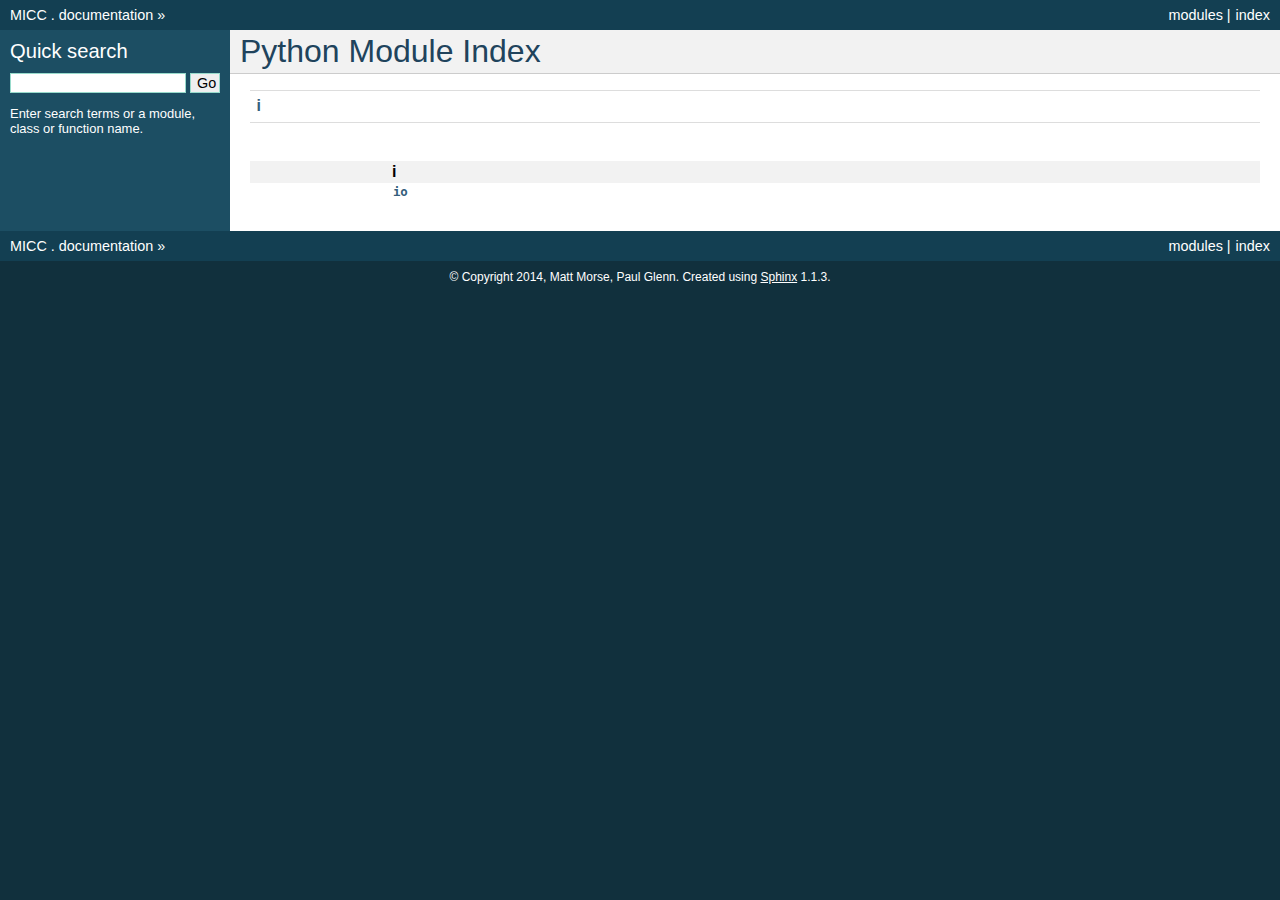
<file: docs/html/py-modindex.html>
<!DOCTYPE html PUBLIC "-//W3C//DTD XHTML 1.0 Transitional//EN"
  "http://www.w3.org/TR/xhtml1/DTD/xhtml1-transitional.dtd">


<html xmlns="http://www.w3.org/1999/xhtml">
  <head>
    <meta http-equiv="Content-Type" content="text/html; charset=utf-8" />
    
    <title>Python Module Index &mdash; MICC . documentation</title>
    
    <link rel="stylesheet" href="_static/default.css" type="text/css" />
    <link rel="stylesheet" href="_static/pygments.css" type="text/css" />
    
    <script type="text/javascript">
      var DOCUMENTATION_OPTIONS = {
        URL_ROOT:    '',
        VERSION:     '.',
        COLLAPSE_INDEX: false,
        FILE_SUFFIX: '.html',
        HAS_SOURCE:  true
      };
    </script>
    <script type="text/javascript" src="_static/jquery.js"></script>
    <script type="text/javascript" src="_static/underscore.js"></script>
    <script type="text/javascript" src="_static/doctools.js"></script>
    <script type="text/javascript" src="http://cdn.mathjax.org/mathjax/latest/MathJax.js?config=TeX-AMS-MML_HTMLorMML"></script>
    <link rel="top" title="MICC . documentation" href="index.html" />
 

    <script type="text/javascript">
      DOCUMENTATION_OPTIONS.COLLAPSE_INDEX = true;
    </script>


  </head>
  <body>
    <div class="related">
      <h3>Navigation</h3>
      <ul>
        <li class="right" style="margin-right: 10px">
          <a href="genindex.html" title="General Index"
             accesskey="I">index</a></li>
        <li class="right" >
          <a href="#" title="Python Module Index"
             >modules</a> |</li>
        <li><a href="index.html">MICC . documentation</a> &raquo;</li> 
      </ul>
    </div>  

    <div class="document">
      <div class="documentwrapper">
        <div class="bodywrapper">
          <div class="body">
            

   <h1>Python Module Index</h1>

   <div class="modindex-jumpbox">
   <a href="#cap-i"><strong>i</strong></a>
   </div>

   <table class="indextable modindextable" cellspacing="0" cellpadding="2">
     <tr class="pcap"><td></td><td>&nbsp;</td><td></td></tr>
     <tr class="cap" id="cap-i"><td></td><td>
       <strong>i</strong></td><td></td></tr>
     <tr>
       <td></td>
       <td>
       <a href="index.html#module-io"><tt class="xref">io</tt></a></td><td>
       <em></em></td></tr>
   </table>


          </div>
        </div>
      </div>
      <div class="sphinxsidebar">
        <div class="sphinxsidebarwrapper">
<div id="searchbox" style="display: none">
  <h3>Quick search</h3>
    <form class="search" action="search.html" method="get">
      <input type="text" name="q" />
      <input type="submit" value="Go" />
      <input type="hidden" name="check_keywords" value="yes" />
      <input type="hidden" name="area" value="default" />
    </form>
    <p class="searchtip" style="font-size: 90%">
    Enter search terms or a module, class or function name.
    </p>
</div>
<script type="text/javascript">$('#searchbox').show(0);</script>
        </div>
      </div>
      <div class="clearer"></div>
    </div>
    <div class="related">
      <h3>Navigation</h3>
      <ul>
        <li class="right" style="margin-right: 10px">
          <a href="genindex.html" title="General Index"
             >index</a></li>
        <li class="right" >
          <a href="#" title="Python Module Index"
             >modules</a> |</li>
        <li><a href="index.html">MICC . documentation</a> &raquo;</li> 
      </ul>
    </div>
    <div class="footer">
        &copy; Copyright 2014, Matt Morse, Paul Glenn.
      Created using <a href="http://sphinx.pocoo.org/">Sphinx</a> 1.1.3.
    </div>
  </body>
</html>
</file>
<file: css/full-width-pics.css>
body {
	margin-top: 50px; /* 50px is the height of the navbar - change this if the navbarn height changes */
}

.full-width-image-1 {
	/*Browser Specific*/
	background: url('../images/3d2.png') no-repeat center center;
	margin-right: 10px;
	margin-left: 10px;
	opacity: .8;

	background-size: contain;
	text-align: center;
	padding: 120px 20px;
	/*height: 400px;*/
}

.full-width-image-2 {
	background: url('../images/DWH-G3-D4-I29.png') no-repeat center center;
	opacity: .8;

	background-size: contain;
	margin-right: 10px;
	margin-left: 10px;
	margin-bottom: 20px;
	text-align: center;
	padding:120px 0;
	/*height: 400px;*/
}

.logo-wrapper {
	text-align: center;

}
.header {
	font-size: 4em;
	padding: 80px; 
	font-weight: 300; 
	opacity:1.0;
}


.section {
	padding-top: 75px;
	padding-bottom: 75px;
}

.section-heading {
	font-size: 3em;
	font-weight: 400;
	margin: 30px 0;
}

.section-lead {
	margin: 30px 0;
}

.section-paragraph {
	margin: 30px 0;
}

footer {
	margin: 50px 0;
}

@media (max-width: 768px) {

.section-heading {
	font-size: 2em;
}

.section {
	padding-top: 25px;
	padding-bottom: 25px;
}

}
</file>
<file: docs/_static/default.css>
/*
 * default.css_t
 * ~~~~~~~~~~~~~
 *
 * Sphinx stylesheet -- default theme.
 *
 * :copyright: Copyright 2007-2011 by the Sphinx team, see AUTHORS.
 * :license: BSD, see LICENSE for details.
 *
 */

@import url("basic.css");

/* -- page layout ----------------------------------------------------------- */

body {
    font-family: sans-serif;
    font-size: 100%;
    background-color: #11303d;
    color: #000;
    margin: 0;
    padding: 0;
}

div.document {
    background-color: #1c4e63;
}

div.documentwrapper {
    float: left;
    width: 100%;
}

div.bodywrapper {
    margin: 0 0 0 230px;
}

div.body {
    background-color: #ffffff;
    color: #000000;
    padding: 0 20px 30px 20px;
}

div.footer {
    color: #ffffff;
    width: 100%;
    padding: 9px 0 9px 0;
    text-align: center;
    font-size: 75%;
}

div.footer a {
    color: #ffffff;
    text-decoration: underline;
}

div.related {
    background-color: #133f52;
    line-height: 30px;
    color: #ffffff;
}

div.related a {
    color: #ffffff;
}

div.sphinxsidebar {
}

div.sphinxsidebar h3 {
    font-family: 'Trebuchet MS', sans-serif;
    color: #ffffff;
    font-size: 1.4em;
    font-weight: normal;
    margin: 0;
    padding: 0;
}

div.sphinxsidebar h3 a {
    color: #ffffff;
}

div.sphinxsidebar h4 {
    font-family: 'Trebuchet MS', sans-serif;
    color: #ffffff;
    font-size: 1.3em;
    font-weight: normal;
    margin: 5px 0 0 0;
    padding: 0;
}

div.sphinxsidebar p {
    color: #ffffff;
}

div.sphinxsidebar p.topless {
    margin: 5px 10px 10px 10px;
}

div.sphinxsidebar ul {
    margin: 10px;
    padding: 0;
    color: #ffffff;
}

div.sphinxsidebar a {
    color: #98dbcc;
}

div.sphinxsidebar input {
    border: 1px solid #98dbcc;
    font-family: sans-serif;
    font-size: 1em;
}



/* -- hyperlink styles ------------------------------------------------------ */

a {
    color: #355f7c;
    text-decoration: none;
}

a:visited {
    color: #355f7c;
    text-decoration: none;
}

a:hover {
    text-decoration: underline;
}



/* -- body styles ----------------------------------------------------------- */

div.body h1,
div.body h2,
div.body h3,
div.body h4,
div.body h5,
div.body h6 {
    font-family: 'Trebuchet MS', sans-serif;
    background-color: #f2f2f2;
    font-weight: normal;
    color: #20435c;
    border-bottom: 1px solid #ccc;
    margin: 20px -20px 10px -20px;
    padding: 3px 0 3px 10px;
}

div.body h1 { margin-top: 0; font-size: 200%; }
div.body h2 { font-size: 160%; }
div.body h3 { font-size: 140%; }
div.body h4 { font-size: 120%; }
div.body h5 { font-size: 110%; }
div.body h6 { font-size: 100%; }

a.headerlink {
    color: #c60f0f;
    font-size: 0.8em;
    padding: 0 4px 0 4px;
    text-decoration: none;
}

a.headerlink:hover {
    background-color: #c60f0f;
    color: white;
}

div.body p, div.body dd, div.body li {
    text-align: justify;
    line-height: 130%;
}

div.admonition p.admonition-title + p {
    display: inline;
}

div.admonition p {
    margin-bottom: 5px;
}

div.admonition pre {
    margin-bottom: 5px;
}

div.admonition ul, div.admonition ol {
    margin-bottom: 5px;
}

div.note {
    background-color: #eee;
    border: 1px solid #ccc;
}

div.seealso {
    background-color: #ffc;
    border: 1px solid #ff6;
}

div.topic {
    background-color: #eee;
}

div.warning {
    background-color: #ffe4e4;
    border: 1px solid #f66;
}

p.admonition-title {
    display: inline;
}

p.admonition-title:after {
    content: ":";
}

pre {
    padding: 5px;
    background-color: #eeffcc;
    color: #333333;
    line-height: 120%;
    border: 1px solid #ac9;
    border-left: none;
    border-right: none;
}

tt {
    background-color: #ecf0f3;
    padding: 0 1px 0 1px;
    font-size: 0.95em;
}

th {
    background-color: #ede;
}

.warning tt {
    background: #efc2c2;
}

.note tt {
    background: #d6d6d6;
}

.viewcode-back {
    font-family: sans-serif;
}

div.viewcode-block:target {
    background-color: #f4debf;
    border-top: 1px solid #ac9;
    border-bottom: 1px solid #ac9;
}
</file>
<file: docs/_static/pygments.css>
.highlight .hll { background-color: #ffffcc }
.highlight  { background: #eeffcc; }
.highlight .c { color: #408090; font-style: italic } /* Comment */
.highlight .err { border: 1px solid #FF0000 } /* Error */
.highlight .k { color: #007020; font-weight: bold } /* Keyword */
.highlight .o { color: #666666 } /* Operator */
.highlight .cm { color: #408090; font-style: italic } /* Comment.Multiline */
.highlight .cp { color: #007020 } /* Comment.Preproc */
.highlight .c1 { color: #408090; font-style: italic } /* Comment.Single */
.highlight .cs { color: #408090; background-color: #fff0f0 } /* Comment.Special */
.highlight .gd { color: #A00000 } /* Generic.Deleted */
.highlight .ge { font-style: italic } /* Generic.Emph */
.highlight .gr { color: #FF0000 } /* Generic.Error */
.highlight .gh { color: #000080; font-weight: bold } /* Generic.Heading */
.highlight .gi { color: #00A000 } /* Generic.Inserted */
.highlight .go { color: #333333 } /* Generic.Output */
.highlight .gp { color: #c65d09; font-weight: bold } /* Generic.Prompt */
.highlight .gs { font-weight: bold } /* Generic.Strong */
.highlight .gu { color: #800080; font-weight: bold } /* Generic.Subheading */
.highlight .gt { color: #0044DD } /* Generic.Traceback */
.highlight .kc { color: #007020; font-weight: bold } /* Keyword.Constant */
.highlight .kd { color: #007020; font-weight: bold } /* Keyword.Declaration */
.highlight .kn { color: #007020; font-weight: bold } /* Keyword.Namespace */
.highlight .kp { color: #007020 } /* Keyword.Pseudo */
.highlight .kr { color: #007020; font-weight: bold } /* Keyword.Reserved */
.highlight .kt { color: #902000 } /* Keyword.Type */
.highlight .m { color: #208050 } /* Literal.Number */
.highlight .s { color: #4070a0 } /* Literal.String */
.highlight .na { color: #4070a0 } /* Name.Attribute */
.highlight .nb { color: #007020 } /* Name.Builtin */
.highlight .nc { color: #0e84b5; font-weight: bold } /* Name.Class */
.highlight .no { color: #60add5 } /* Name.Constant */
.highlight .nd { color: #555555; font-weight: bold } /* Name.Decorator */
.highlight .ni { color: #d55537; font-weight: bold } /* Name.Entity */
.highlight .ne { color: #007020 } /* Name.Exception */
.highlight .nf { color: #06287e } /* Name.Function */
.highlight .nl { color: #002070; font-weight: bold } /* Name.Label */
.highlight .nn { color: #0e84b5; font-weight: bold } /* Name.Namespace */
.highlight .nt { color: #062873; font-weight: bold } /* Name.Tag */
.highlight .nv { color: #bb60d5 } /* Name.Variable */
.highlight .ow { color: #007020; font-weight: bold } /* Operator.Word */
.highlight .w { color: #bbbbbb } /* Text.Whitespace */
.highlight .mf { color: #208050 } /* Literal.Number.Float */
.highlight .mh { color: #208050 } /* Literal.Number.Hex */
.highlight .mi { color: #208050 } /* Literal.Number.Integer */
.highlight .mo { color: #208050 } /* Literal.Number.Oct */
.highlight .sb { color: #4070a0 } /* Literal.String.Backtick */
.highlight .sc { color: #4070a0 } /* Literal.String.Char */
.highlight .sd { color: #4070a0; font-style: italic } /* Literal.String.Doc */
.highlight .s2 { color: #4070a0 } /* Literal.String.Double */
.highlight .se { color: #4070a0; font-weight: bold } /* Literal.String.Escape */
.highlight .sh { color: #4070a0 } /* Literal.String.Heredoc */
.highlight .si { color: #70a0d0; font-style: italic } /* Literal.String.Interpol */
.highlight .sx { color: #c65d09 } /* Literal.String.Other */
.highlight .sr { color: #235388 } /* Literal.String.Regex */
.highlight .s1 { color: #4070a0 } /* Literal.String.Single */
.highlight .ss { color: #517918 } /* Literal.String.Symbol */
.highlight .bp { color: #007020 } /* Name.Builtin.Pseudo */
.highlight .vc { color: #bb60d5 } /* Name.Variable.Class */
.highlight .vg { color: #bb60d5 } /* Name.Variable.Global */
.highlight .vi { color: #bb60d5 } /* Name.Variable.Instance */
.highlight .il { color: #208050 } /* Literal.Number.Integer.Long */
</file>
<file: docs/html/_static/default.css>
/*
 * default.css_t
 * ~~~~~~~~~~~~~
 *
 * Sphinx stylesheet -- default theme.
 *
 * :copyright: Copyright 2007-2011 by the Sphinx team, see AUTHORS.
 * :license: BSD, see LICENSE for details.
 *
 */

@import url("basic.css");

/* -- page layout ----------------------------------------------------------- */

body {
    font-family: sans-serif;
    font-size: 100%;
    background-color: #11303d;
    color: #000;
    margin: 0;
    padding: 0;
}

div.document {
    background-color: #1c4e63;
}

div.documentwrapper {
    float: left;
    width: 100%;
}

div.bodywrapper {
    margin: 0 0 0 230px;
}

div.body {
    background-color: #ffffff;
    color: #000000;
    padding: 0 20px 30px 20px;
}

div.footer {
    color: #ffffff;
    width: 100%;
    padding: 9px 0 9px 0;
    text-align: center;
    font-size: 75%;
}

div.footer a {
    color: #ffffff;
    text-decoration: underline;
}

div.related {
    background-color: #133f52;
    line-height: 30px;
    color: #ffffff;
}

div.related a {
    color: #ffffff;
}

div.sphinxsidebar {
}

div.sphinxsidebar h3 {
    font-family: 'Trebuchet MS', sans-serif;
    color: #ffffff;
    font-size: 1.4em;
    font-weight: normal;
    margin: 0;
    padding: 0;
}

div.sphinxsidebar h3 a {
    color: #ffffff;
}

div.sphinxsidebar h4 {
    font-family: 'Trebuchet MS', sans-serif;
    color: #ffffff;
    font-size: 1.3em;
    font-weight: normal;
    margin: 5px 0 0 0;
    padding: 0;
}

div.sphinxsidebar p {
    color: #ffffff;
}

div.sphinxsidebar p.topless {
    margin: 5px 10px 10px 10px;
}

div.sphinxsidebar ul {
    margin: 10px;
    padding: 0;
    color: #ffffff;
}

div.sphinxsidebar a {
    color: #98dbcc;
}

div.sphinxsidebar input {
    border: 1px solid #98dbcc;
    font-family: sans-serif;
    font-size: 1em;
}



/* -- hyperlink styles ------------------------------------------------------ */

a {
    color: #355f7c;
    text-decoration: none;
}

a:visited {
    color: #355f7c;
    text-decoration: none;
}

a:hover {
    text-decoration: underline;
}



/* -- body styles ----------------------------------------------------------- */

div.body h1,
div.body h2,
div.body h3,
div.body h4,
div.body h5,
div.body h6 {
    font-family: 'Trebuchet MS', sans-serif;
    background-color: #f2f2f2;
    font-weight: normal;
    color: #20435c;
    border-bottom: 1px solid #ccc;
    margin: 20px -20px 10px -20px;
    padding: 3px 0 3px 10px;
}

div.body h1 { margin-top: 0; font-size: 200%; }
div.body h2 { font-size: 160%; }
div.body h3 { font-size: 140%; }
div.body h4 { font-size: 120%; }
div.body h5 { font-size: 110%; }
div.body h6 { font-size: 100%; }

a.headerlink {
    color: #c60f0f;
    font-size: 0.8em;
    padding: 0 4px 0 4px;
    text-decoration: none;
}

a.headerlink:hover {
    background-color: #c60f0f;
    color: white;
}

div.body p, div.body dd, div.body li {
    text-align: justify;
    line-height: 130%;
}

div.admonition p.admonition-title + p {
    display: inline;
}

div.admonition p {
    margin-bottom: 5px;
}

div.admonition pre {
    margin-bottom: 5px;
}

div.admonition ul, div.admonition ol {
    margin-bottom: 5px;
}

div.note {
    background-color: #eee;
    border: 1px solid #ccc;
}

div.seealso {
    background-color: #ffc;
    border: 1px solid #ff6;
}

div.topic {
    background-color: #eee;
}

div.warning {
    background-color: #ffe4e4;
    border: 1px solid #f66;
}

p.admonition-title {
    display: inline;
}

p.admonition-title:after {
    content: ":";
}

pre {
    padding: 5px;
    background-color: #eeffcc;
    color: #333333;
    line-height: 120%;
    border: 1px solid #ac9;
    border-left: none;
    border-right: none;
}

tt {
    background-color: #ecf0f3;
    padding: 0 1px 0 1px;
    font-size: 0.95em;
}

th {
    background-color: #ede;
}

.warning tt {
    background: #efc2c2;
}

.note tt {
    background: #d6d6d6;
}

.viewcode-back {
    font-family: sans-serif;
}

div.viewcode-block:target {
    background-color: #f4debf;
    border-top: 1px solid #ac9;
    border-bottom: 1px solid #ac9;
}
</file>
<file: docs/html/_static/pygments.css>
.highlight .hll { background-color: #ffffcc }
.highlight  { background: #eeffcc; }
.highlight .c { color: #408090; font-style: italic } /* Comment */
.highlight .err { border: 1px solid #FF0000 } /* Error */
.highlight .k { color: #007020; font-weight: bold } /* Keyword */
.highlight .o { color: #666666 } /* Operator */
.highlight .cm { color: #408090; font-style: italic } /* Comment.Multiline */
.highlight .cp { color: #007020 } /* Comment.Preproc */
.highlight .c1 { color: #408090; font-style: italic } /* Comment.Single */
.highlight .cs { color: #408090; background-color: #fff0f0 } /* Comment.Special */
.highlight .gd { color: #A00000 } /* Generic.Deleted */
.highlight .ge { font-style: italic } /* Generic.Emph */
.highlight .gr { color: #FF0000 } /* Generic.Error */
.highlight .gh { color: #000080; font-weight: bold } /* Generic.Heading */
.highlight .gi { color: #00A000 } /* Generic.Inserted */
.highlight .go { color: #333333 } /* Generic.Output */
.highlight .gp { color: #c65d09; font-weight: bold } /* Generic.Prompt */
.highlight .gs { font-weight: bold } /* Generic.Strong */
.highlight .gu { color: #800080; font-weight: bold } /* Generic.Subheading */
.highlight .gt { color: #0044DD } /* Generic.Traceback */
.highlight .kc { color: #007020; font-weight: bold } /* Keyword.Constant */
.highlight .kd { color: #007020; font-weight: bold } /* Keyword.Declaration */
.highlight .kn { color: #007020; font-weight: bold } /* Keyword.Namespace */
.highlight .kp { color: #007020 } /* Keyword.Pseudo */
.highlight .kr { color: #007020; font-weight: bold } /* Keyword.Reserved */
.highlight .kt { color: #902000 } /* Keyword.Type */
.highlight .m { color: #208050 } /* Literal.Number */
.highlight .s { color: #4070a0 } /* Literal.String */
.highlight .na { color: #4070a0 } /* Name.Attribute */
.highlight .nb { color: #007020 } /* Name.Builtin */
.highlight .nc { color: #0e84b5; font-weight: bold } /* Name.Class */
.highlight .no { color: #60add5 } /* Name.Constant */
.highlight .nd { color: #555555; font-weight: bold } /* Name.Decorator */
.highlight .ni { color: #d55537; font-weight: bold } /* Name.Entity */
.highlight .ne { color: #007020 } /* Name.Exception */
.highlight .nf { color: #06287e } /* Name.Function */
.highlight .nl { color: #002070; font-weight: bold } /* Name.Label */
.highlight .nn { color: #0e84b5; font-weight: bold } /* Name.Namespace */
.highlight .nt { color: #062873; font-weight: bold } /* Name.Tag */
.highlight .nv { color: #bb60d5 } /* Name.Variable */
.highlight .ow { color: #007020; font-weight: bold } /* Operator.Word */
.highlight .w { color: #bbbbbb } /* Text.Whitespace */
.highlight .mf { color: #208050 } /* Literal.Number.Float */
.highlight .mh { color: #208050 } /* Literal.Number.Hex */
.highlight .mi { color: #208050 } /* Literal.Number.Integer */
.highlight .mo { color: #208050 } /* Literal.Number.Oct */
.highlight .sb { color: #4070a0 } /* Literal.String.Backtick */
.highlight .sc { color: #4070a0 } /* Literal.String.Char */
.highlight .sd { color: #4070a0; font-style: italic } /* Literal.String.Doc */
.highlight .s2 { color: #4070a0 } /* Literal.String.Double */
.highlight .se { color: #4070a0; font-weight: bold } /* Literal.String.Escape */
.highlight .sh { color: #4070a0 } /* Literal.String.Heredoc */
.highlight .si { color: #70a0d0; font-style: italic } /* Literal.String.Interpol */
.highlight .sx { color: #c65d09 } /* Literal.String.Other */
.highlight .sr { color: #235388 } /* Literal.String.Regex */
.highlight .s1 { color: #4070a0 } /* Literal.String.Single */
.highlight .ss { color: #517918 } /* Literal.String.Symbol */
.highlight .bp { color: #007020 } /* Name.Builtin.Pseudo */
.highlight .vc { color: #bb60d5 } /* Name.Variable.Class */
.highlight .vg { color: #bb60d5 } /* Name.Variable.Global */
.highlight .vi { color: #bb60d5 } /* Name.Variable.Instance */
.highlight .il { color: #208050 } /* Literal.Number.Integer.Long */
</file>
<file: full-width-pics/css/full-width-pics.css>
body {
	margin-top: 50px; /* 50px is the height of the navbar - change this if the navbarn height changes */
}

.full-width-image-1 {
	/*Browser Specific*/
	background: url('../../images/3d2.png') no-repeat center center;
	margin-top:100px;
	opacity: .6;

	background-size: contain;
	text-align: center;
	padding: 120px 20px;
	height: 400px;
}

.full-width-image-2 {
	background: url('../../images/DWH-G3-D4-I29.png') no-repeat center center;

	background-size: contain;
	text-align: center;
	padding:120px 10px;
	height: 400px;
}

.logo-wrapper {
	display: inline-block;

}
.header {
	font-size: 4em;
	font-weight: 300; 
	opacity:1.0;
}


.section {
	padding-top: 75px;
	padding-bottom: 75px;
}

.section-heading {
	font-size: 3em;
	font-weight: 400;
	margin: 30px 0;
}

.section-lead {
	margin: 30px 0;
}

.section-paragraph {
	margin: 30px 0;
}

footer {
	margin: 50px 0;
}

@media (max-width: 768px) {

.section-heading {
	font-size: 2em;
}

.section {
	padding-top: 25px;
	padding-bottom: 25px;
}

}
</file>
